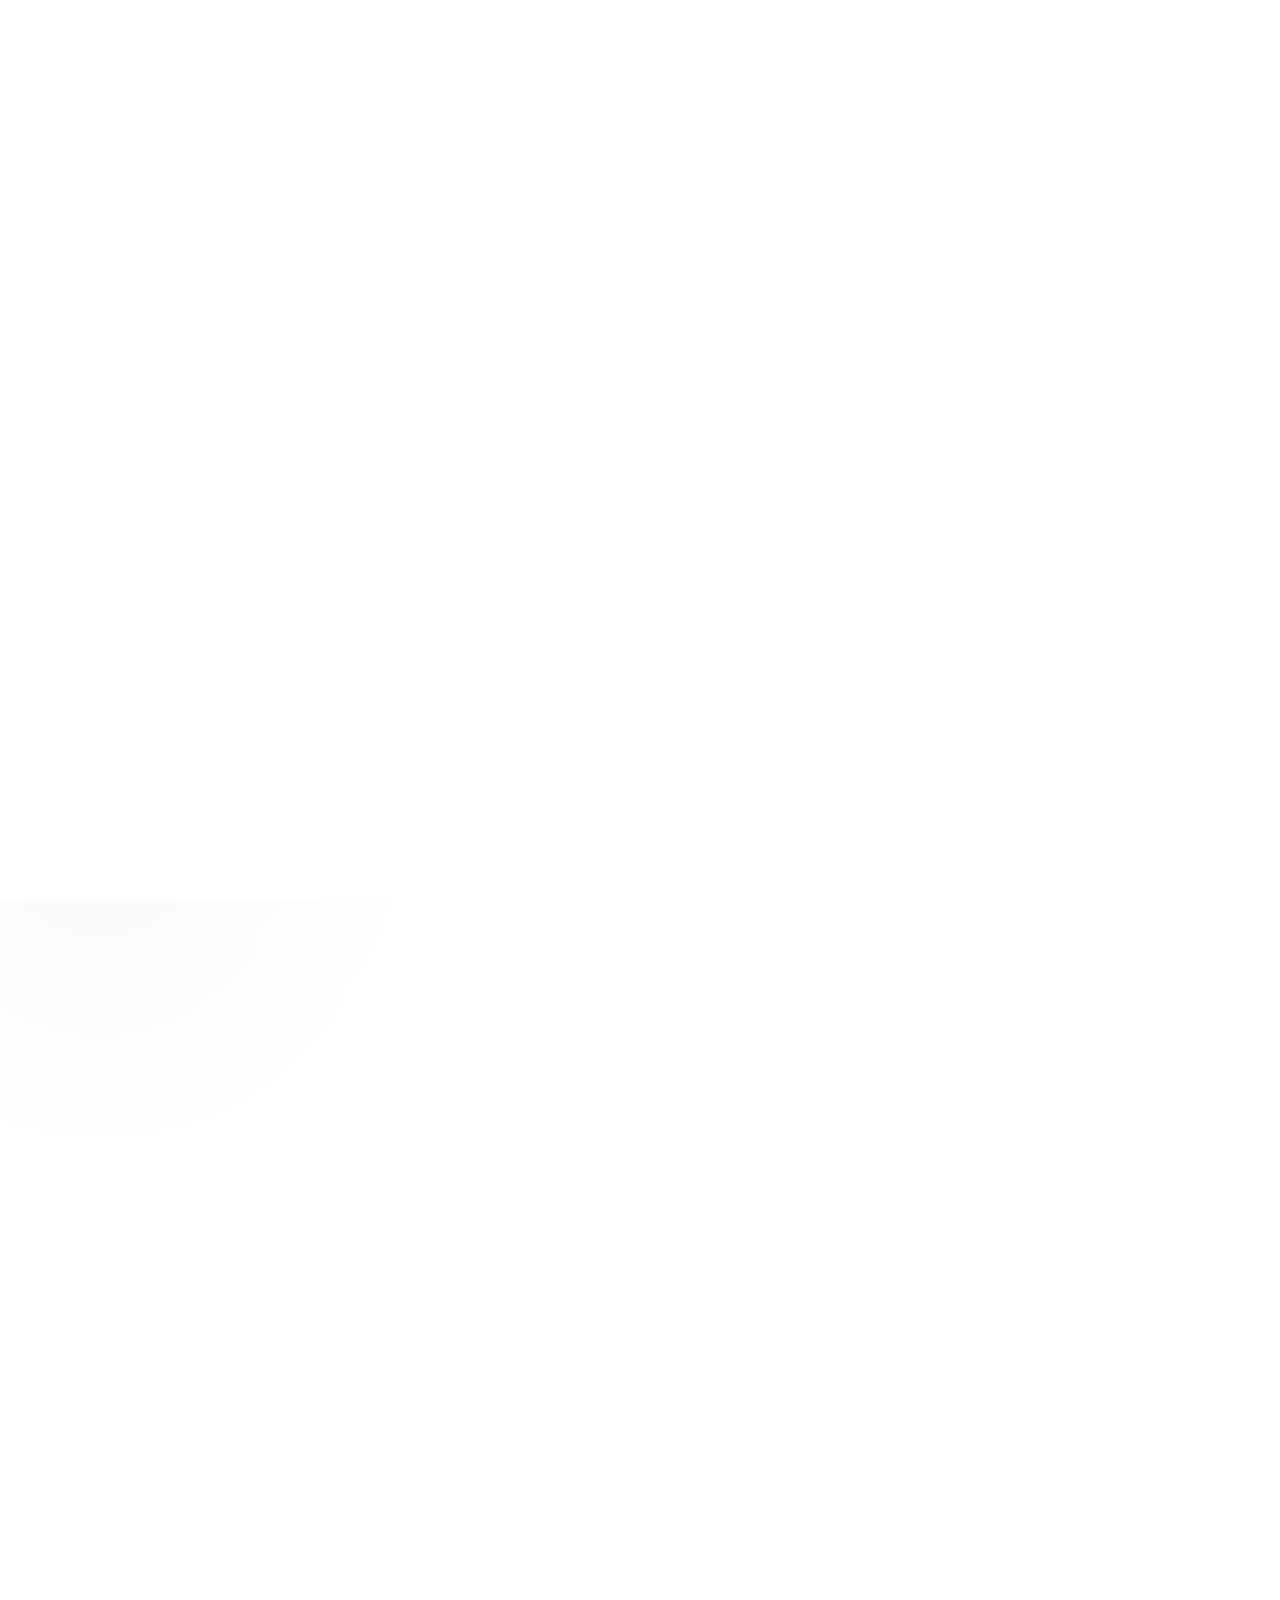
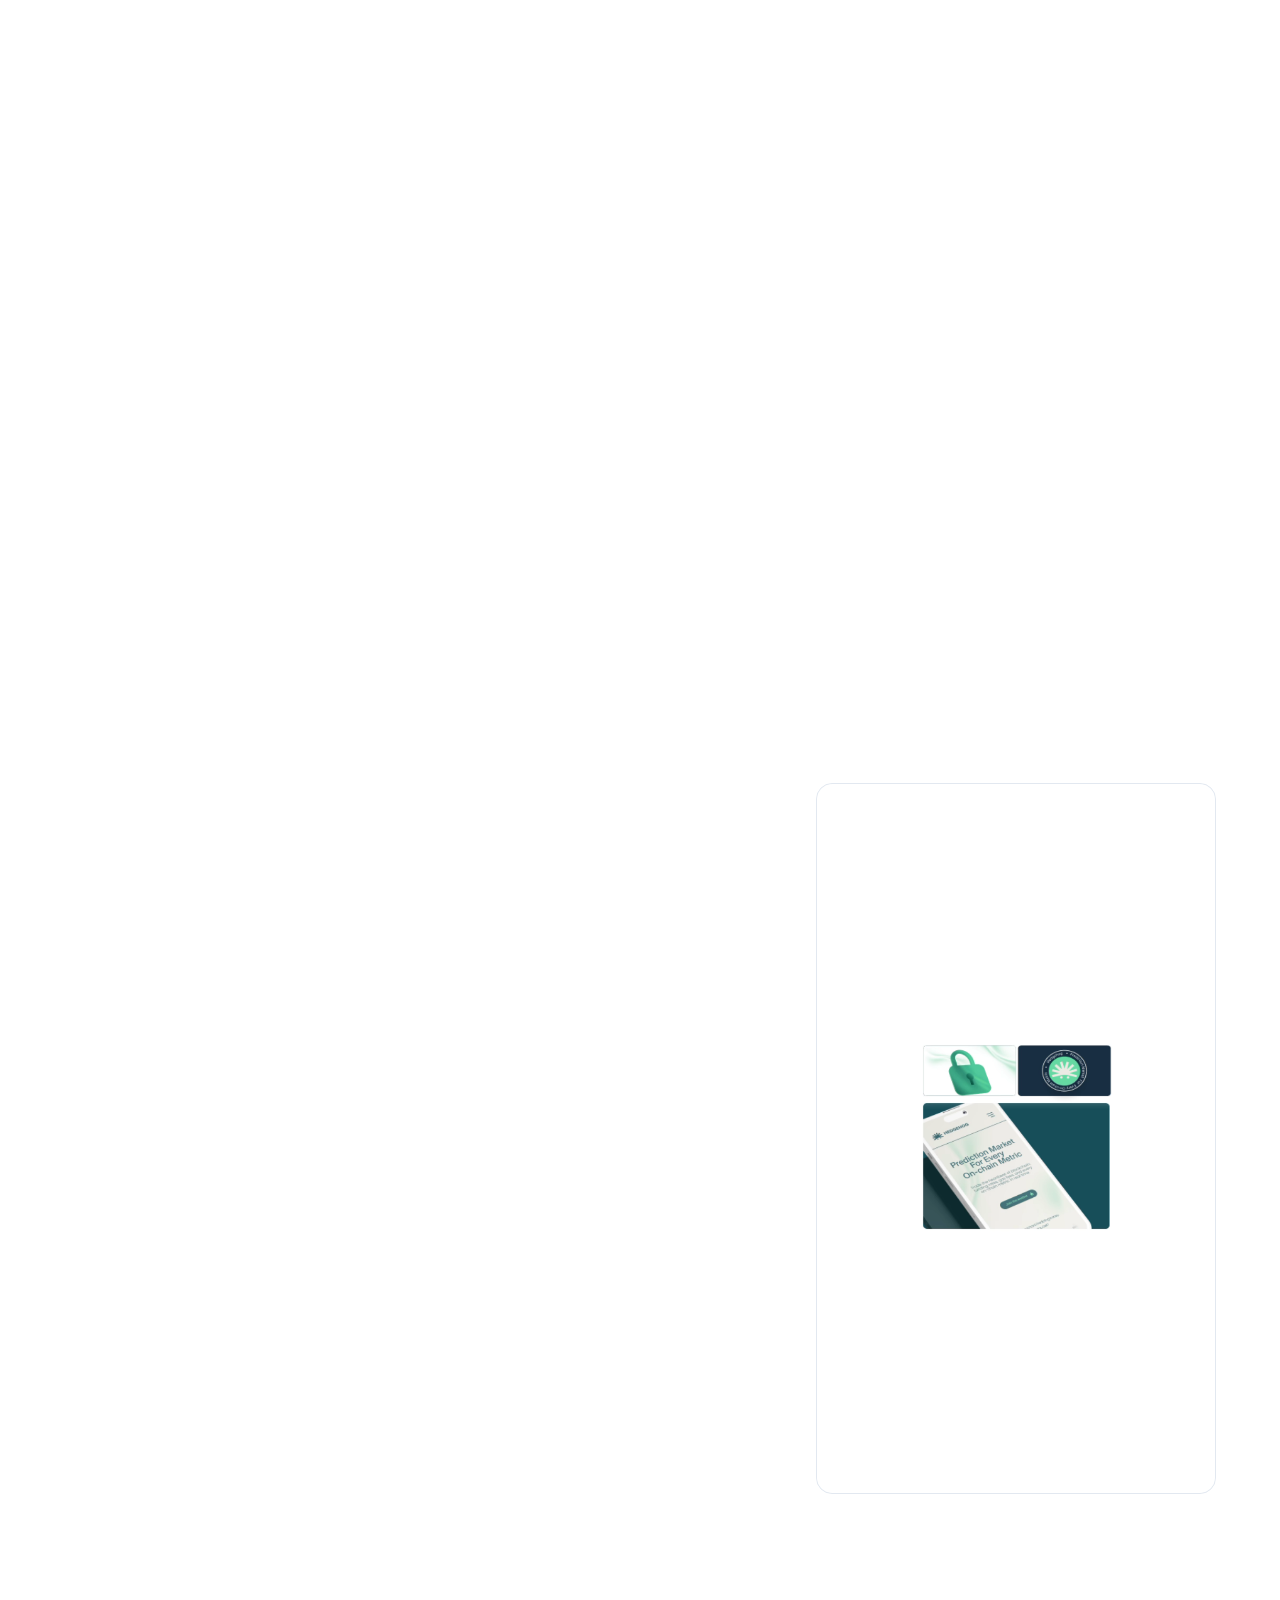
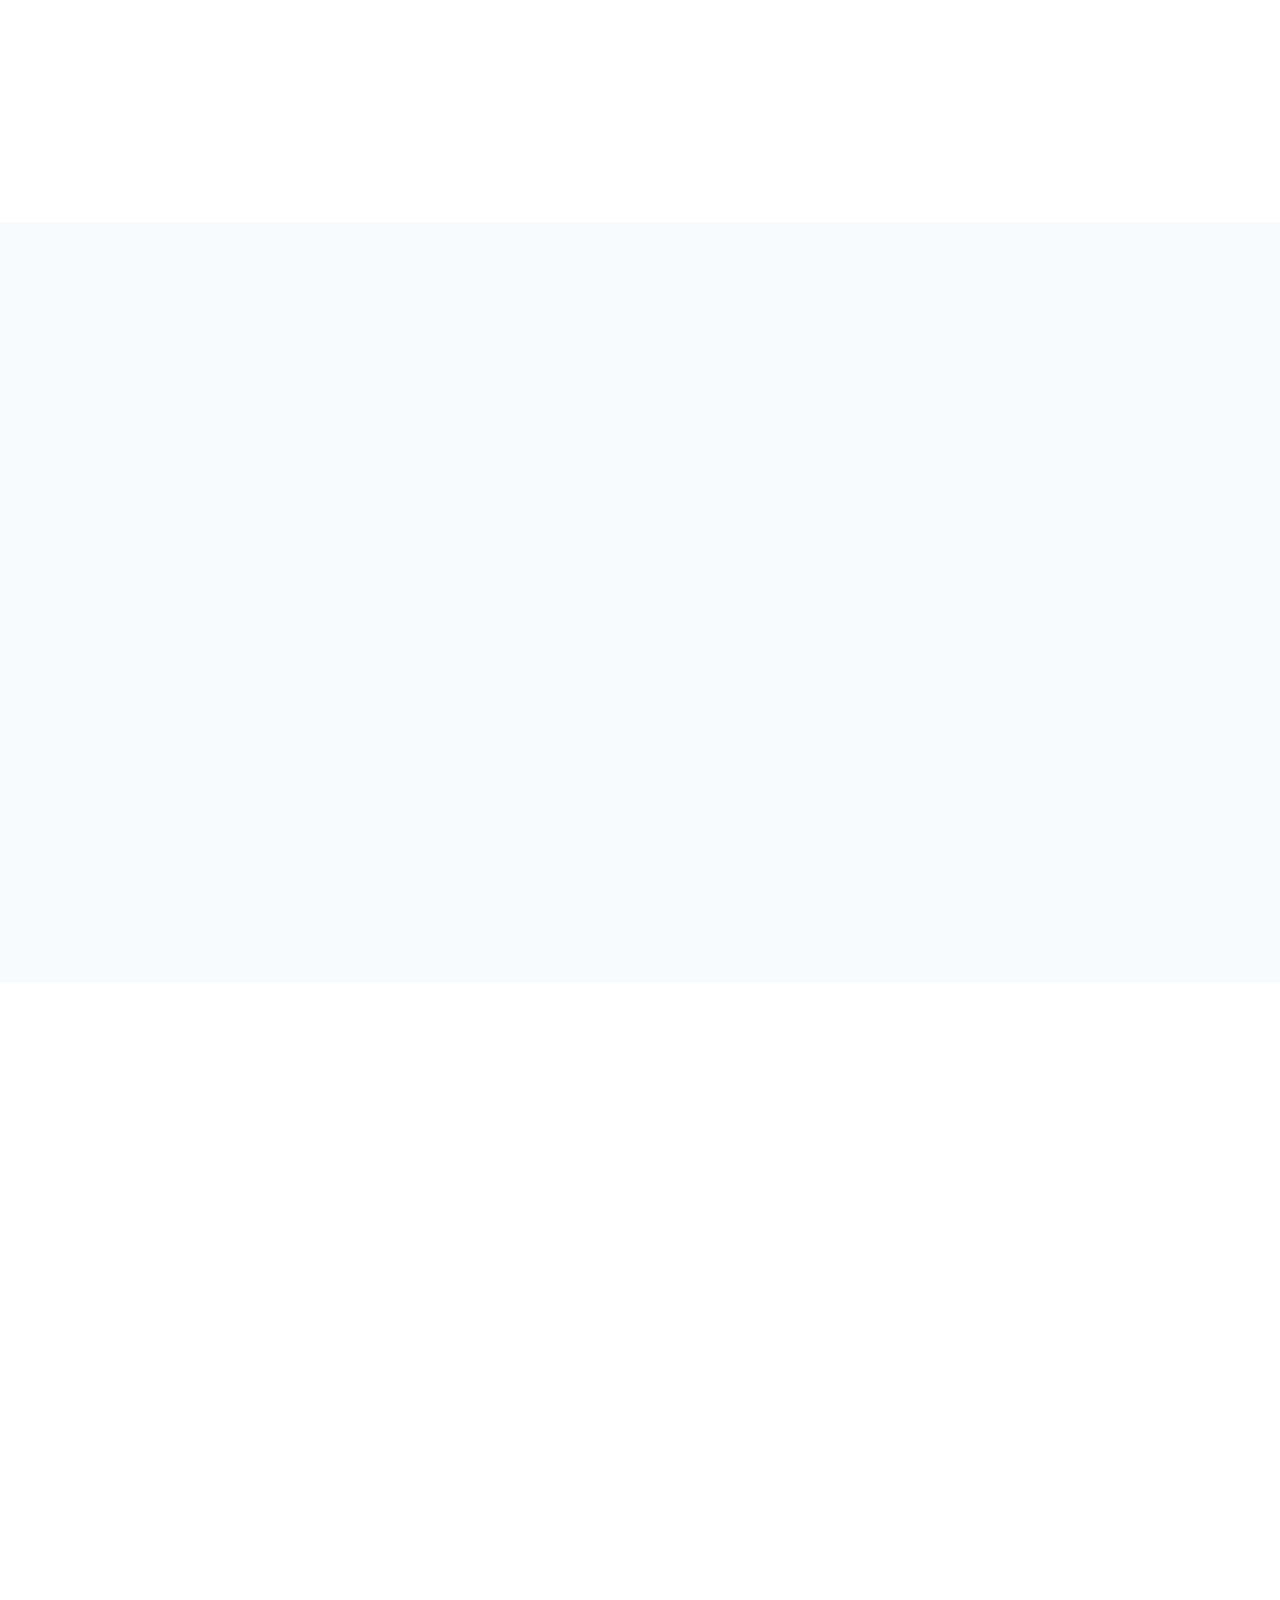
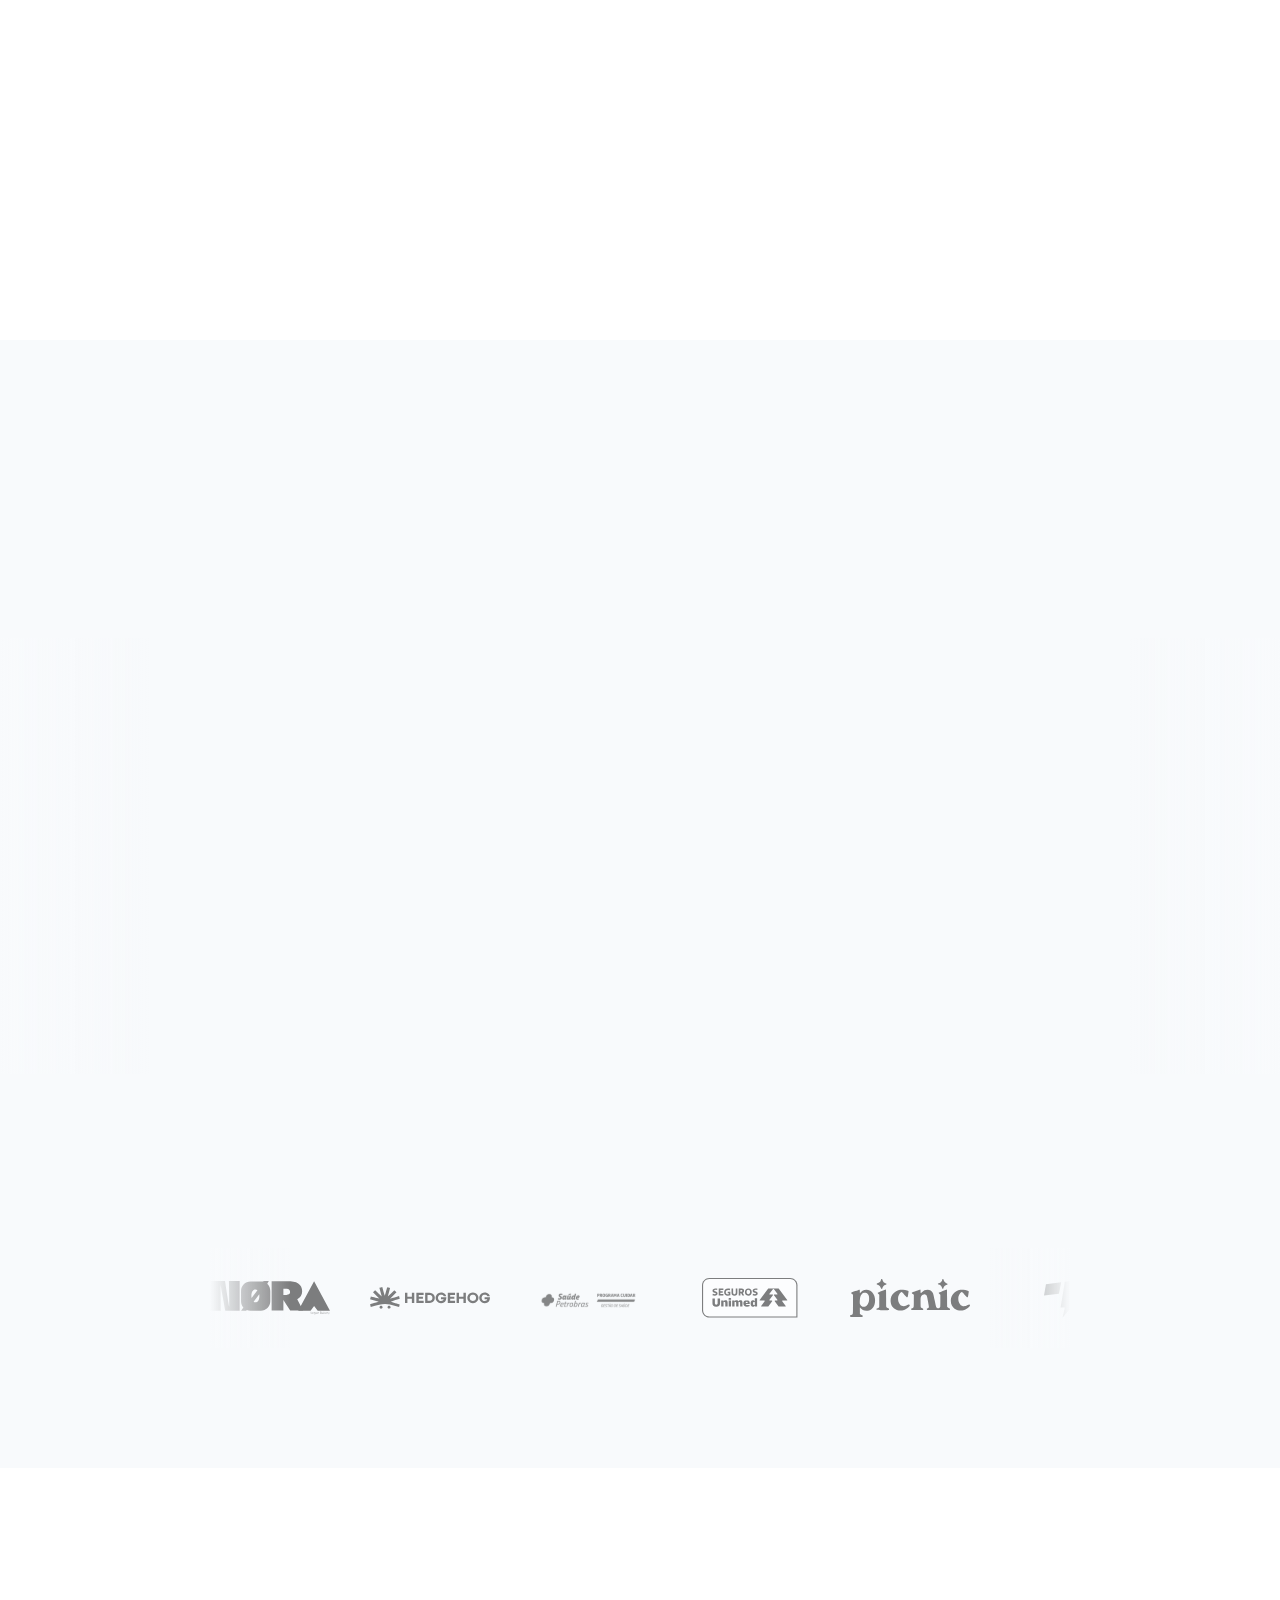
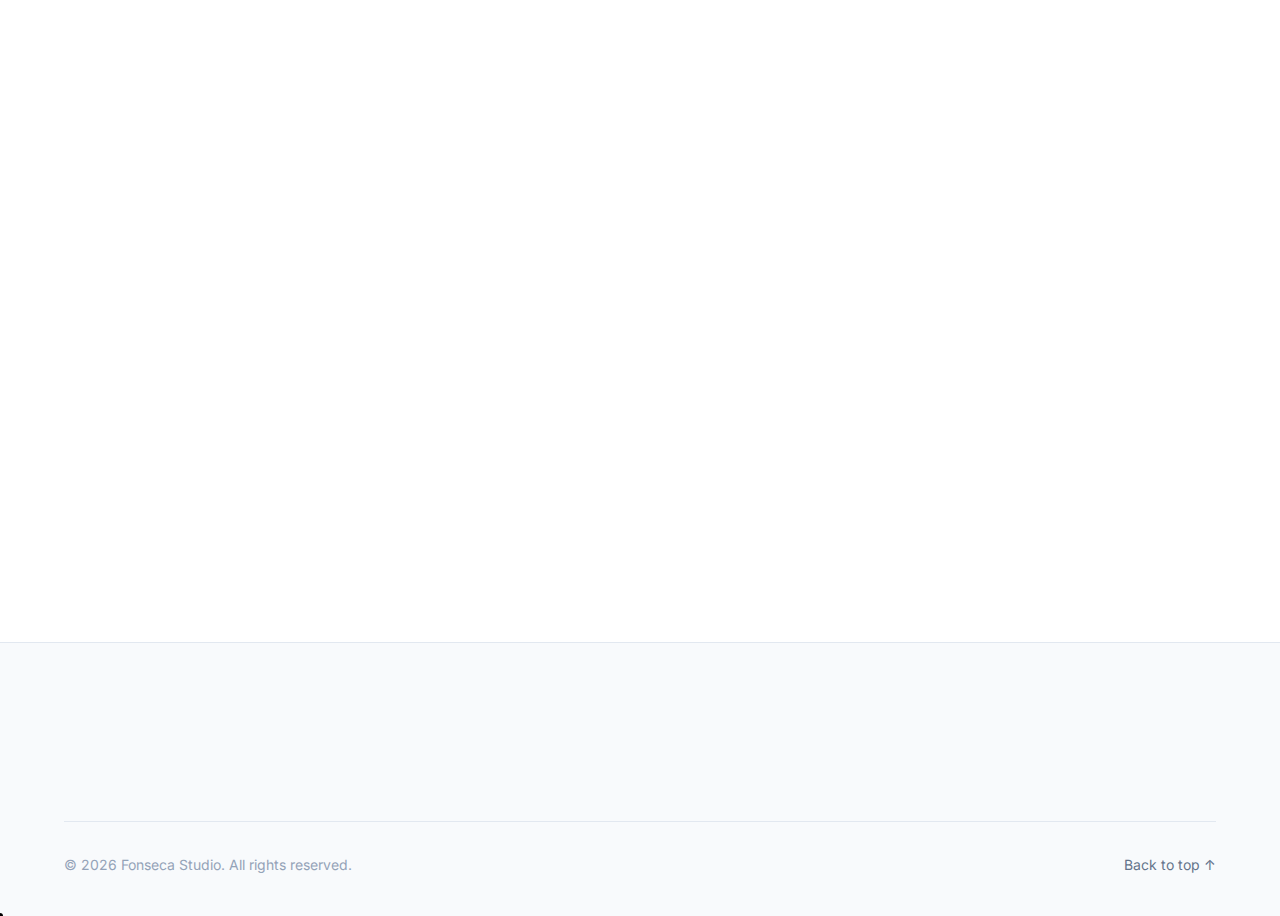
<file: index.html>
<!DOCTYPE html>
<html lang="en">
<head>
    <meta charset="UTF-8">
    <meta name="viewport" content="width=device-width, initial-scale=1.0">
    
    <!-- Primary Meta Tags -->
    <title>Fonseca Studio — Senior UX/UI & Product Designer | Rio de Janeiro</title>
    <meta name="title" content="Fonseca Studio — Senior UX/UI & Product Designer | Rio de Janeiro">
    <meta name="description" content="Award-winning UX/UI Designer specializing in Web3, Healthcare & Enterprise products. ETHSamba 2023 & BlockchainRio 2024 Winner. Helping startups and leading brands ship world-class digital experiences.">
    <meta name="keywords" content="UX Designer, UI Designer, Product Designer, Web3 Design, Healthcare UX, Enterprise Design, Figma, Design Systems, Rio de Janeiro, Brazil">
    <meta name="author" content="Matheus Fonseca">
    <meta name="robots" content="index, follow">
    
    <!-- Open Graph / Facebook -->
    <meta property="og:type" content="website">
    <meta property="og:url" content="https://fonseca.studio/">
    <meta property="og:title" content="Fonseca Studio — Senior UX/UI & Product Designer">
    <meta property="og:description" content="Award-winning designer helping startups and enterprise brands ship world-class digital experiences. Web3, Healthcare, Enterprise.">
    <meta property="og:image" content="https://fonseca.studio/og-image.png">
    <meta property="og:locale" content="en_US">
    <meta property="og:site_name" content="Fonseca Studio">
    
    <!-- Twitter -->
    <meta name="twitter:card" content="summary_large_image">
    <meta name="twitter:url" content="https://fonseca.studio/">
    <meta name="twitter:title" content="Fonseca Studio — Senior UX/UI & Product Designer">
    <meta name="twitter:description" content="Award-winning designer helping startups and enterprise brands ship world-class digital experiences.">
    <meta name="twitter:image" content="https://fonseca.studio/og-image.png">
    
    <!-- Favicon -->
    <link rel="icon" type="image/png" href="Logo-fonseca.png">
    <link rel="apple-touch-icon" href="Logo-fonseca.png">
    <link rel="canonical" href="https://fonseca.studio/">
    
    <!-- Fonts -->
    <link rel="preconnect" href="https://fonts.googleapis.com">
    <link rel="preconnect" href="https://fonts.gstatic.com" crossorigin>
    <link href="https://fonts.googleapis.com/css2?family=Inter:wght@300;400;500;600;700;800;900&family=Space+Grotesk:wght@400;500;600;700&display=swap" rel="stylesheet">
    
    <!-- Styles -->
    <link rel="stylesheet" href="styles.css">
    
    <!-- Structured Data -->
    <script type="application/ld+json">
    {
        "@context": "https://schema.org",
        "@type": "ProfessionalService",
        "name": "Fonseca Studio",
        "description": "Senior UX/UI & Product Designer specializing in Web3, Healthcare & Enterprise products",
        "url": "https://fonseca.studio",
        "logo": "https://fonseca.studio/Logo-fonseca.png",
        "founder": {
            "@type": "Person",
            "name": "Matheus Fonseca",
            "jobTitle": "Senior UX/UI Designer",
            "knowsAbout": ["UX Design", "UI Design", "Product Design", "Web3", "Design Systems"]
        },
        "address": {
            "@type": "PostalAddress",
            "addressLocality": "Rio de Janeiro",
            "addressCountry": "BR"
        },
        "areaServed": "Worldwide",
        "priceRange": "$$$$"
    }
    </script>
</head>
<body>
    <!-- Preloader - Dennis Snellenberg Style -->
    <div class="preloader" id="preloader">
        <div class="preloader-word-wrapper">
            <span class="preloader-word active">Hello</span>
            <span class="preloader-word">Bonjour</span>
            <span class="preloader-word">स्वागत हे</span>
            <span class="preloader-word">Ciao</span>
            <span class="preloader-word">Olá</span>
            <span class="preloader-word">おい</span>
            <span class="preloader-word">Hallå</span>
            <span class="preloader-word">Guten tag</span>
            <span class="preloader-word">Hallo</span>
        </div>
    </div>

    <!-- Navigation -->
    <nav class="navbar">
        <div class="nav-container">
            <div class="nav-left">
                <a href="#work" class="nav-link">Work,</a>
                <a href="#services" class="nav-link">Services,</a>
                <a href="#about" class="nav-link">About,</a>
                <a href="#testimonials" class="nav-link">Clients</a>
            </div>
            
            <div class="nav-logo">
                <a href="#home">
                    <img src="Logo black.svg" alt="Fonseca Studio" class="nav-logo-img logo-light">
                    <img src="logo white.svg" alt="Fonseca Studio" class="nav-logo-img logo-dark">
                </a>
            </div>
            
            <div class="nav-right">
                <button class="dark-mode-toggle" id="darkModeToggle" aria-label="Toggle dark mode">
                    <svg class="icon-sun" width="18" height="18" viewBox="0 0 20 20" fill="none">
                        <path d="M10 3V1M10 19V17M17 10H19M1 10H3M15.657 4.343L17.071 2.929M2.929 17.071L4.343 15.657M15.657 15.657L17.071 17.071M2.929 2.929L4.343 4.343M14 10C14 12.2091 12.2091 14 10 14C7.79086 14 6 12.2091 6 10C6 7.79086 7.79086 6 10 6C12.2091 6 14 7.79086 14 10Z" stroke="currentColor" stroke-width="1.5" stroke-linecap="round" stroke-linejoin="round"/>
                    </svg>
                    <svg class="icon-moon" width="18" height="18" viewBox="0 0 20 20" fill="none">
                        <path d="M17.293 13.293A8 8 0 016.707 2.707a8.001 8.001 0 1010.586 10.586z" stroke="currentColor" stroke-width="1.5" stroke-linecap="round" stroke-linejoin="round"/>
                    </svg>
                </button>
                <a href="#contact" class="nav-cta">Let's Talk</a>
                <button class="mobile-menu-toggle" aria-label="Toggle menu">
                    <span></span>
                    <span></span>
                </button>
            </div>
        </div>
        
        <!-- Mobile Menu -->
        <div class="mobile-menu">
            <div class="mobile-menu-links">
                <a href="#work" class="mobile-link">Work</a>
                <a href="#services" class="mobile-link">Services</a>
                <a href="#about" class="mobile-link">About</a>
                <a href="#testimonials" class="mobile-link">Clients</a>
                <a href="#contact" class="mobile-link mobile-cta">Let's Talk</a>
            </div>
        </div>
    </nav>

    <!-- Hero Section -->
    <section id="home" class="hero">
        <!-- Interactive Grid Background -->
        <canvas class="hero-grid-canvas" id="heroGrid"></canvas>
        <div class="hero-blur-top"></div>
        
        <div class="hero-content">
            <h1 class="hero-title">
                <span class="title-line"><span class="word">I design</span></span>
                <span class="title-line"><span class="word">products people</span></span>
                <span class="title-line"><span class="word">can't stop</span> <span class="word italic">using</span></span>
            </h1>
            
            <p class="hero-sub">Turning complex ideas into intuitive experiences. Every pixel, every interaction — designed to make your users stay.</p>
            
            <div class="hero-bottom">
                <div class="hero-meta">
                    <span>Based in Rio de Janeiro</span>
                    <span class="meta-sep">·</span>
                    <span>Working worldwide</span>
                    <span class="meta-sep">·</span>
                    <span class="hero-status"><span class="status-dot"></span>Open for projects</span>
                </div>
                
                <a href="#work" class="hero-cta magnetic">
                    <span class="cta-bg"></span>
                    <span class="cta-text">See the work</span>
                    <span class="cta-icon">
                        <svg width="18" height="18" viewBox="0 0 18 18" fill="none">
                            <path d="M5 13L13 5M13 5H6M13 5V12" stroke="currentColor" stroke-width="2" stroke-linecap="round" stroke-linejoin="round"/>
                        </svg>
                    </span>
                </a>
            </div>
        </div>
    </section>

    <!-- Selected Work Section -->
    <section id="work" class="work-section">
        <div class="container">
            <div class="work-header">
                <span class="work-label">(Latest drops)</span>
                <a href="projects.html" class="work-see-all">
                    See all projects
                    <svg width="14" height="14" viewBox="0 0 14 14" fill="none">
                        <path d="M1 13L13 1M13 1H1M13 1V13" stroke="currentColor" stroke-width="1.5" stroke-linecap="round" stroke-linejoin="round"/>
                    </svg>
                </a>
            </div>

            <div class="projects-grid projects-grid-3">
                <!-- Project 1 - Transparent.space Product -->
                <a href="project-transparent-space.html" class="project-card">
                    <div class="project-image">
                        <img src="Cover transparent product main page.png" alt="Transparent.space Product" class="project-img">
                        <div class="project-overlay">
                            <span class="project-view">View Project</span>
                        </div>
                    </div>
                    <div class="project-info">
                        <span class="project-name">Transparent.space</span>
                        <div class="project-tags">
                            <span class="project-tag">Product Design</span>
                            <span class="project-tag">UX Design</span>
                        </div>
                    </div>
                </a>

                <!-- Project 2 - Transparent.space Brand -->
                <a href="project-transparent-space-brand.html" class="project-card">
                    <div class="project-image">
                        <img src="Cover transparent main page.png" alt="Transparent.space Brand" class="project-img">
                        <div class="project-overlay">
                            <span class="project-view">View Project</span>
                        </div>
                    </div>
                    <div class="project-info">
                        <span class="project-name">Transparent.space</span>
                        <div class="project-tags">
                            <span class="project-tag">Branding</span>
                            <span class="project-tag">UI Design</span>
                        </div>
                    </div>
                </a>

                <!-- Project 3 - Hedgehog -->
                <a href="project-hedgehog.html" class="project-card">
                    <div class="project-image">
                        <img src="Hedgehog /Hedgehog/Cover Hedgehog main page.png" alt="Hedgehog" class="project-img">
                        <div class="project-overlay">
                            <span class="project-view">View Project</span>
                        </div>
                    </div>
                    <div class="project-info">
                        <span class="project-name">Hedgehog</span>
                        <div class="project-tags">
                            <span class="project-tag">Web3</span>
                            <span class="project-tag">Website Design</span>
                        </div>
                    </div>
                </a>

                <!-- Project 4 - Picnic -->
                <a href="project-picnic.html" class="project-card">
                    <div class="project-image">
                        <img src="Cover Picnic main page.png" alt="Picnic" class="project-img">
                        <div class="project-overlay">
                            <span class="project-view">View Project</span>
                        </div>
                    </div>
                    <div class="project-info">
                        <span class="project-name">Picnic</span>
                        <div class="project-tags">
                            <span class="project-tag">Branding</span>
                            <span class="project-tag">Key Visual</span>
                        </div>
                    </div>
                </a>
            </div>
        </div>
    </section>

    <!-- Services Section -->
    <section id="services" class="services-section">
        <div class="container">
            <div class="services-layout">
                <div class="services-content">
                    <span class="section-label">(Services)</span>

                    <div class="services-list">
                        <div class="service-item">
                            <div class="service-number">01</div>
                            <div class="service-content">
                                <h3>Brand Strategy</h3>
                                <p>I identify the position your brand can own and the language to express it with clarity. Research, competitive mapping, audience insights, naming, messaging, and architecture come together as a practical plan that guides design and go to market.</p>
                            </div>
                        </div>

                        <div class="service-item">
                            <div class="service-number">02</div>
                            <div class="service-content">
                                <h3>Visual Identity</h3>
                                <p>I craft identities that read fast and feel distinctive across every touchpoint. Custom wordmarks and symbols are paired with a precise system of type, color, imagery, motion, and iconography so recognition and recall grow with each impression.</p>
                            </div>
                        </div>

                        <div class="service-item">
                            <div class="service-number">03</div>
                            <div class="service-content">
                                <h3>UX/UI Design</h3>
                                <p>I create intuitive digital experiences that users love and businesses grow. From research and wireframes to polished interfaces, I design products that solve real problems while delivering seamless, beautiful interactions across all devices.</p>
                            </div>
                        </div>

                        <div class="service-item">
                            <div class="service-number">04</div>
                            <div class="service-content">
                                <h3>Systems & Guidelines</h3>
                                <p>I build living frameworks that keep your brand and product sharp anywhere they appear. Components, templates, and usage rules make teams faster, improve consistency, and scale from product UI to print without losing quality or intent.</p>
                            </div>
                        </div>
                    </div>
                </div>

                <div class="services-video">
                    <div class="video-placeholder">
                        <video src="Video main page.webm" autoplay muted loop playsinline></video>
                    </div>
                </div>
            </div>
        </div>
    </section>

    <!-- Process Section -->
    <section class="process-section">
        <div class="container">
            <div class="section-intro">
                <span class="section-label">(Process)</span>
                <h2 class="section-title">How I work</h2>
                <p class="section-description">A proven approach that ensures we deliver the right solution, on time and on budget.</p>
            </div>

            <div class="process-steps">
                <div class="process-step animate-on-scroll">
                    <div class="step-icon-wrapper">
                        <div class="step-icon">
                            <svg width="26" height="26" viewBox="0 0 24 24" fill="none" stroke="currentColor" stroke-width="1.5">
                                <circle cx="11" cy="11" r="8"/>
                                <path d="m21 21-4.35-4.35"/>
                                <path d="M11 8v6M8 11h6"/>
                            </svg>
                        </div>
                        <span class="step-badge">01</span>
                    </div>
                    <div class="step-content">
                        <h3>Discover</h3>
                        <p>Research users & business goals to understand the challenge.</p>
                    </div>
                    <div class="step-line"></div>
                </div>

                <div class="process-step animate-on-scroll">
                    <div class="step-icon-wrapper">
                        <div class="step-icon">
                            <svg width="26" height="26" viewBox="0 0 24 24" fill="none" stroke="currentColor" stroke-width="1.5">
                                <path d="M12 3v3m0 12v3M3 12h3m12 0h3"/>
                                <circle cx="12" cy="12" r="4"/>
                                <path d="m4.93 4.93 2.12 2.12m9.9 9.9 2.12 2.12M4.93 19.07l2.12-2.12m9.9-9.9 2.12-2.12"/>
                            </svg>
                        </div>
                        <span class="step-badge">02</span>
                    </div>
                    <div class="step-content">
                        <h3>Define</h3>
                        <p>Synthesize insights and define a clear design strategy.</p>
                    </div>
                    <div class="step-line"></div>
                </div>

                <div class="process-step animate-on-scroll">
                    <div class="step-icon-wrapper">
                        <div class="step-icon">
                            <svg width="26" height="26" viewBox="0 0 24 24" fill="none" stroke="currentColor" stroke-width="1.5">
                                <path d="M12 19l7-7 3 3-7 7-3-3z"/>
                                <path d="M18 13l-1.5-7.5L2 2l3.5 14.5L13 18l5-5z"/>
                                <path d="M2 2l7.586 7.586"/>
                                <circle cx="11" cy="11" r="2"/>
                            </svg>
                        </div>
                        <span class="step-badge">03</span>
                    </div>
                    <div class="step-content">
                        <h3>Design</h3>
                        <p>Create wireframes, prototypes, and polished UI designs.</p>
                    </div>
                    <div class="step-line"></div>
                </div>

                <div class="process-step animate-on-scroll">
                    <div class="step-icon-wrapper">
                        <div class="step-icon">
                            <svg width="26" height="26" viewBox="0 0 24 24" fill="none" stroke="currentColor" stroke-width="1.5">
                                <path d="M3 3v18h18"/>
                                <path d="M7 12l4-4 4 4 5-5"/>
                                <circle cx="7" cy="12" r="1.5"/>
                                <circle cx="11" cy="8" r="1.5"/>
                                <circle cx="15" cy="12" r="1.5"/>
                                <circle cx="20" cy="7" r="1.5"/>
                            </svg>
                        </div>
                        <span class="step-badge">04</span>
                    </div>
                    <div class="step-content">
                        <h3>Analyze</h3>
                        <p>Test with real users and iterate based on data insights.</p>
                    </div>
                    <div class="step-line"></div>
                </div>

                <div class="process-step animate-on-scroll">
                    <div class="step-icon-wrapper">
                        <div class="step-icon">
                            <svg width="26" height="26" viewBox="0 0 24 24" fill="none" stroke="currentColor" stroke-width="1.5">
                                <path d="M5 12l5 5L20 7"/>
                                <path d="M12 22c5.523 0 10-4.477 10-10S17.523 2 12 2 2 6.477 2 12s4.477 10 10 10z"/>
                            </svg>
                        </div>
                        <span class="step-badge">05</span>
                    </div>
                    <div class="step-content">
                        <h3>Deliver</h3>
                        <p>Hand off designs with specs and support development.</p>
                    </div>
                </div>
            </div>
        </div>
    </section>

    <!-- About Section -->
    <section id="about" class="about-section">
        <div class="container">
            <div class="about-grid">
                <div class="about-image">
                    <img src="Profile img att.png" alt="Matheus Fonseca - UX/UI Designer" class="about-photo">
                </div>
                <div class="about-content">
                    <span class="section-label">About Me</span>
                    <h2 class="section-title">I don't just design interfaces. I solve <span class="highlight-strike">problems.</span></h2>
                    <p class="about-text">I'm Matheus Fonseca aka ''Fonseca'', a UX/UI & Product Designer based in Rio de Janeiro, Brazil. I specialize in translating complex challenges into clear, intuitive experiences that drive real results. From Web3 platforms to healthcare systems, I design products that people actually want to use.</p>
                    <p class="about-text">My approach is simple: understand deeply, design intentionally, and deliver with precision. I've led design for enterprise clients like Petrobras Saúde and Unimed Seguros, and won 1st place at ETHSamba 2023 and BlockchainRio 2024. Whether it's a bold brand identity or a full product redesign, I bring strategy, craft, and obsessive attention to detail to every project.</p>
                    
                    <div class="about-skills">
                        <h4>Tools & Skills</h4>
                        <div class="skills-tags">
                            <span>Figma</span>
                            <span>Photoshop</span>
                            <span>Illustrator</span>
                            <span>Prototyping</span>
                            <span>User Research</span>
                            <span>Design Systems</span>
                            <span>Website Design</span>
                            <span>Strategy Design</span>
                            <span>Web3 / DeFi</span>
                        </div>
                    </div>

                    <div class="about-cta">
                        <a href="#contact" class="btn-primary">Work With Me</a>
                    </div>
                </div>
            </div>
        </div>
    </section>

    <!-- Testimonials Section -->
    <section class="testimonials-section">
        <div class="container">
            <div class="section-intro">
                <span class="section-label">Testimonials</span>
                <h2 class="section-title">What clients say</h2>
            </div>
        </div>

        <div class="testimonials-carousel">
            <div class="testimonials-track">
                <!-- Original Cards -->
                <div class="testimonial-card">
                    <div class="testimonial-content">
                        <p>"Fonseca has been an exceptional designer to work with. He combines strong visual intuition with a clear understanding of product goals, which consistently results in designs that are not only visually striking but also practical and user-focused. What stands out most is his ability to translate abstract ideas and rough direction into clean, well-thought-out design systems. He works fast without sacrificing quality, communicates clearly, and iterates thoughtfully based on feedback."</p>
                    </div>
                    <div class="testimonial-author">
                        <img src="Testimunials Photo/Esko.png" alt="Esko K." class="author-avatar-img">
                        <div class="author-info">
                            <span class="author-name">Esko K.</span>
                            <span class="author-role">CEO, Hedgehog</span>
                        </div>
                    </div>
                </div>

                <div class="testimonial-card">
                    <div class="testimonial-content">
                        <p>"Fonseca is my go-to designer for everything. I explain it once, and he comes back with something insanely premium. Zero back-and-forth, always top-tier."</p>
                    </div>
                    <div class="testimonial-author">
                        <img src="Testimunials Photo/Pedro.png" alt="Pedro A." class="author-avatar-img">
                        <div class="author-info">
                            <span class="author-name">Pedro A.</span>
                            <span class="author-role">Founder, Transparent Space</span>
                        </div>
                    </div>
                </div>

                <div class="testimonial-card">
                    <div class="testimonial-content">
                        <p>"Fonseca is a hardworking guy and I decided to hire him for AI Agent Arena because of his outstanding skills on UX/UI and also his strong communication skills which led to the success of v1 for AI Agent Arena."</p>
                    </div>
                    <div class="testimonial-author">
                        <img src="Testimunials Photo/Bruno.jpeg" alt="Bruno Eleodoro" class="author-avatar-img">
                        <div class="author-info">
                            <span class="author-name">Bruno Eleodoro</span>
                            <span class="author-role">Founder, Agent Arena</span>
                        </div>
                    </div>
                </div>

                <div class="testimonial-card">
                    <div class="testimonial-content">
                        <p>"Working with Fonseca was a great experience. He took our brand positioning and translated it into a cohesive visual identity system—defining clear standards and templates that made it so much easier to create social media content and apply our brand consistently across different touchpoints. His ability to understand not just what we needed, but why we needed it, made all the difference. Highly recommended."</p>
                    </div>
                    <div class="testimonial-author">
                        <img src="Testimunials Photo/Rafael.png" alt="Rafael Queiroz" class="author-avatar-img">
                        <div class="author-info">
                            <span class="author-name">Rafael Queiroz</span>
                            <span class="author-role">Head of Design, Picnic</span>
                        </div>
                    </div>
                </div>

                <!-- Duplicate Cards for Infinite Loop -->
                <div class="testimonial-card">
                    <div class="testimonial-content">
                        <p>"Fonseca has been an exceptional designer to work with. He combines strong visual intuition with a clear understanding of product goals, which consistently results in designs that are not only visually striking but also practical and user-focused. What stands out most is his ability to translate abstract ideas and rough direction into clean, well-thought-out design systems. He works fast without sacrificing quality, communicates clearly, and iterates thoughtfully based on feedback."</p>
                    </div>
                    <div class="testimonial-author">
                        <img src="Testimunials Photo/Esko.png" alt="Esko K." class="author-avatar-img">
                        <div class="author-info">
                            <span class="author-name">Esko K.</span>
                            <span class="author-role">CEO, Hedgehog</span>
                        </div>
                    </div>
                </div>

                <div class="testimonial-card">
                    <div class="testimonial-content">
                        <p>"Fonseca is my go-to designer for everything. I explain it once, and he comes back with something insanely premium. Zero back-and-forth, always top-tier."</p>
                    </div>
                    <div class="testimonial-author">
                        <img src="Testimunials Photo/Pedro.png" alt="Pedro A." class="author-avatar-img">
                        <div class="author-info">
                            <span class="author-name">Pedro A.</span>
                            <span class="author-role">Founder, Transparent Space</span>
                        </div>
                    </div>
                </div>

                <div class="testimonial-card">
                    <div class="testimonial-content">
                        <p>"Fonseca is a hardworking guy and I decided to hire him for AI Agent Arena because of his outstanding skills on UX/UI and also his strong communication skills which led to the success of v1 for AI Agent Arena."</p>
                    </div>
                    <div class="testimonial-author">
                        <img src="Testimunials Photo/Bruno.jpeg" alt="Bruno Eleodoro" class="author-avatar-img">
                        <div class="author-info">
                            <span class="author-name">Bruno Eleodoro</span>
                            <span class="author-role">Founder, Agent Arena</span>
                        </div>
                    </div>
                </div>

                <div class="testimonial-card">
                    <div class="testimonial-content">
                        <p>"Working with Fonseca was a great experience. He took our brand positioning and translated it into a cohesive visual identity system—defining clear standards and templates that made it so much easier to create social media content and apply our brand consistently across different touchpoints. His ability to understand not just what we needed, but why we needed it, made all the difference. Highly recommended."</p>
                    </div>
                    <div class="testimonial-author">
                        <img src="Testimunials Photo/Rafael.png" alt="Rafael Queiroz" class="author-avatar-img">
                        <div class="author-info">
                            <span class="author-name">Rafael Queiroz</span>
                            <span class="author-role">Head of Design, Picnic</span>
                        </div>
                    </div>
                </div>
            </div>
        </div>

        <div class="container">

            <div class="brands-section">
                <p class="brands-label">Trusted by teams at</p>
            </div>
        </div>
        
        <div class="brands-carousel">
            <div class="brands-track">
                <!-- Original Logos -->
                <div class="brand-logo-wrapper">
                    <img src="logos to carosel/Frame 18.svg" alt="Client Logo" class="brand-logo-img">
                </div>
                <div class="brand-logo-wrapper">
                    <img src="logos to carosel/Frame 2147228587.svg" alt="Client Logo" class="brand-logo-img">
                </div>
                <div class="brand-logo-wrapper">
                    <img src="logos to carosel/Logo-Gestão-de-Saúde.svg" alt="Gestão de Saúde" class="brand-logo-img">
                </div>
                <div class="brand-logo-wrapper">
                    <img src="logos to carosel/logo.svg" alt="Client Logo" class="brand-logo-img">
                </div>
                <div class="brand-logo-wrapper">
                    <img src="logos to carosel/Vector-1.svg" alt="Client Logo" class="brand-logo-img">
                </div>
                <div class="brand-logo-wrapper">
                    <img src="logos to carosel/Vector.svg" alt="Client Logo" class="brand-logo-img">
                </div>
                <div class="brand-logo-wrapper">
                    <img src="logos to carosel/Transparent.space.png" alt="Transparent Space" class="brand-logo-img">
                </div>
                <!-- Duplicate for Infinite Loop -->
                <div class="brand-logo-wrapper">
                    <img src="logos to carosel/Frame 18.svg" alt="Client Logo" class="brand-logo-img">
                </div>
                <div class="brand-logo-wrapper">
                    <img src="logos to carosel/Frame 2147228587.svg" alt="Client Logo" class="brand-logo-img">
                </div>
                <div class="brand-logo-wrapper">
                    <img src="logos to carosel/Logo-Gestão-de-Saúde.svg" alt="Gestão de Saúde" class="brand-logo-img">
                </div>
                <div class="brand-logo-wrapper">
                    <img src="logos to carosel/logo.svg" alt="Client Logo" class="brand-logo-img">
                </div>
                <div class="brand-logo-wrapper">
                    <img src="logos to carosel/Vector-1.svg" alt="Client Logo" class="brand-logo-img">
                </div>
                <div class="brand-logo-wrapper">
                    <img src="logos to carosel/Vector.svg" alt="Client Logo" class="brand-logo-img">
                </div>
                <div class="brand-logo-wrapper">
                    <img src="logos to carosel/Transparent.space.png" alt="Transparent Space" class="brand-logo-img">
                </div>
            </div>
        </div>

        <div class="container">
            <div class="brands-section-end">
        </div>
    </section>

    <!-- Contact Section -->
    <section id="contact" class="contact-section">
        <div class="container">
            <div class="contact-grid">
                <div class="contact-info">
                    <span class="section-label">Get in Touch</span>
                    <h2 class="section-title">Let's create something great together</h2>
                    <p class="contact-description">Have a project in mind? I'd love to hear about it. Let's discuss how I can help bring your vision to life.</p>
                    
                    <div class="contact-details">
                        <a href="mailto:fonsecaa.design@gmail.com" class="contact-link">
                            <svg width="24" height="24" viewBox="0 0 24 24" fill="none">
                                <path d="M4 4H20C21.1 4 22 4.9 22 6V18C22 19.1 21.1 20 20 20H4C2.9 20 2 19.1 2 18V6C2 4.9 2.9 4 4 4Z" stroke="currentColor" stroke-width="1.5" stroke-linecap="round" stroke-linejoin="round"/>
                                <path d="M22 6L12 13L2 6" stroke="currentColor" stroke-width="1.5" stroke-linecap="round" stroke-linejoin="round"/>
                            </svg>
                            <span>fonsecaa.design@gmail.com</span>
                        </a>
                        <a href="#" class="contact-link">
                            <svg width="24" height="24" viewBox="0 0 24 24" fill="none">
                                <path d="M21 10C21 17 12 23 12 23C12 23 3 17 3 10C3 5.02944 7.02944 1 12 1C16.9706 1 21 5.02944 21 10Z" stroke="currentColor" stroke-width="1.5"/>
                                <circle cx="12" cy="10" r="3" stroke="currentColor" stroke-width="1.5"/>
                            </svg>
                            <span>Remote / Worldwide</span>
                        </a>
                    </div>

                    <div class="contact-social">
                        <p>Find me on</p>
                        <div class="social-links">
                            <a href="https://www.linkedin.com/in/maths-fonseca/" target="_blank" aria-label="LinkedIn">LinkedIn</a>
                            <a href="https://www.behance.net/maths-fonseca" target="_blank" aria-label="Behance">Behance</a>
                            <a href="https://x.com/0xFonseca" target="_blank" aria-label="Twitter">Twitter</a>
                        </div>
                    </div>

                    <div class="availability-badge">
                        <span class="pulse"></span>
                        <span>Available for new projects</span>
                    </div>
                </div>

                <div class="contact-form-wrapper">
                    <form class="contact-form" action="https://formspree.io/f/xbdlnkoa" method="POST">
                        <div class="form-row">
                            <div class="form-group">
                                <input type="text" id="name" name="name" placeholder="Your name" required>
                                <label for="name">Your Name</label>
                            </div>
                            <div class="form-group">
                                <input type="email" id="email" name="email" placeholder="your@email.com" required>
                                <label for="email">Email Address</label>
                            </div>
                        </div>
                        <div class="form-row">
                            <div class="form-group">
                                <select id="project-type" name="project-type" required>
                                    <option value="" disabled selected></option>
                                    <option value="branding">Branding</option>
                                    <option value="ux-research">UX Research</option>
                                    <option value="ui-design">UI Design</option>
                                    <option value="prototyping">Prototyping</option>
                                    <option value="design-system">Design System</option>
                                    <option value="full-project">Full Project</option>
                                    <option value="other">Other</option>
                                </select>
                                <label for="project-type">Project Type</label>
                            </div>
                            <div class="form-group">
                                <select id="budget" name="budget" required>
                                    <option value="" disabled selected></option>
                                    <option value="0-5k">$0 - $5,000</option>
                                    <option value="5k-10k">$5,000 - $10,000</option>
                                    <option value="10k-25k">$10,000 - $25,000</option>
                                    <option value="25k-50k">$25,000 - $50,000</option>
                                    <option value="50k+">$50,000+</option>
                                </select>
                                <label for="budget">Budget Range</label>
                            </div>
                        </div>
                        <div class="form-group has-textarea">
                            <textarea id="message" name="message" rows="5" placeholder="Tell me about your project..." required></textarea>
                            <label for="message">Project Details</label>
                        </div>
                        <button type="submit" class="btn-submit">
                            <span>Send Message</span>
                            <svg width="20" height="20" viewBox="0 0 20 20" fill="none">
                                <path d="M18 2L9 11" stroke="currentColor" stroke-width="1.5" stroke-linecap="round" stroke-linejoin="round"/>
                                <path d="M18 2L12 18L9 11L2 8L18 2Z" stroke="currentColor" stroke-width="1.5" stroke-linecap="round" stroke-linejoin="round"/>
                            </svg>
                        </button>
                    </form>
                </div>
            </div>
        </div>
    </section>

    <!-- Footer -->
    <footer class="footer">
        <div class="container">
            <div class="footer-content">
                <div class="footer-brand">
                    <a href="#" class="footer-logo-link">
                        <img src="Logo-fonseca.png" alt="Fonseca Studio" class="footer-logo-img">
                    </a>
                    <p>Creating digital experiences that matter.</p>
                </div>
                <div class="footer-links">
                    <a href="#work">Work</a>
                    <a href="#services">Services</a>
                    <a href="#about">About</a>
                    <a href="#contact">Contact</a>
                </div>
                <div class="footer-social">
                    <a href="https://www.linkedin.com/in/maths-fonseca/" target="_blank" aria-label="LinkedIn">
                        <svg width="20" height="20" viewBox="0 0 24 24" fill="currentColor">
                            <path d="M20.447 20.452h-3.554v-5.569c0-1.328-.027-3.037-1.852-3.037-1.853 0-2.136 1.445-2.136 2.939v5.667H9.351V9h3.414v1.561h.046c.477-.9 1.637-1.85 3.37-1.85 3.601 0 4.267 2.37 4.267 5.455v6.286zM5.337 7.433c-1.144 0-2.063-.926-2.063-2.065 0-1.138.92-2.063 2.063-2.063 1.14 0 2.064.925 2.064 2.063 0 1.139-.925 2.065-2.064 2.065zm1.782 13.019H3.555V9h3.564v11.452zM22.225 0H1.771C.792 0 0 .774 0 1.729v20.542C0 23.227.792 24 1.771 24h20.451C23.2 24 24 23.227 24 22.271V1.729C24 .774 23.2 0 22.222 0h.003z"/>
                        </svg>
                    </a>
                    <a href="https://www.behance.net/maths-fonseca" target="_blank" aria-label="Behance">
                        <svg width="20" height="20" viewBox="0 0 24 24" fill="currentColor">
                            <path d="M22 7h-7v-2h7v2zm1.726 10c-.442 1.297-2.029 3-5.101 3-3.074 0-5.564-1.729-5.564-5.675 0-3.91 2.325-5.92 5.466-5.92 3.082 0 4.964 1.782 5.375 4.426.078.506.109 1.188.095 2.14h-8.027c.13 3.211 3.483 3.312 4.588 2.029h3.168zm-7.686-4h4.965c-.105-1.547-1.136-2.219-2.477-2.219-1.466 0-2.277.768-2.488 2.219zm-9.574 6.988h-6.466v-14.967h6.953c5.476.081 5.58 5.444 2.72 6.906 3.461 1.26 3.577 8.061-3.207 8.061zm-3.466-8.988h3.584c2.508 0 2.906-3-.312-3h-3.272v3zm3.391 3h-3.391v3.016h3.341c3.055 0 2.868-3.016.05-3.016z"/>
                        </svg>
                    </a>
                    <a href="https://x.com/0xFonseca" target="_blank" aria-label="Twitter">
                        <svg width="20" height="20" viewBox="0 0 24 24" fill="currentColor">
                            <path d="M18.244 2.25h3.308l-7.227 8.26 8.502 11.24H16.17l-5.214-6.817L4.99 21.75H1.68l7.73-8.835L1.254 2.25H8.08l4.713 6.231zm-1.161 17.52h1.833L7.084 4.126H5.117z"/>
                        </svg>
                    </a>
                </div>
            </div>
            <div class="footer-bottom">
                <p>&copy; <span id="current-year">2025</span> Fonseca Studio. All rights reserved.</p>
                <a href="#home" class="back-to-top">Back to top ↑</a>
            </div>
        </div>
    </footer>

    <!-- Success Popup Modal -->
    <div class="success-modal" id="successModal">
        <div class="modal-backdrop"></div>
        <div class="modal-content">
            <div class="modal-icon">
                <svg width="48" height="48" viewBox="0 0 48 48" fill="none">
                    <circle cx="24" cy="24" r="24" fill="currentColor" opacity="0.1"/>
                    <path d="M14 24L21 31L34 18" stroke="currentColor" stroke-width="3" stroke-linecap="round" stroke-linejoin="round"/>
                </svg>
            </div>
            <h3 class="modal-title">Message Sent!</h3>
            <p class="modal-text">Thank you for reaching out. I'll get back to you within 24-48 hours.</p>
            <button class="modal-close-btn" onclick="closeSuccessModal()">Got it</button>
        </div>
    </div>

    <script src="script.js"></script>
</body>
</html>
</file>
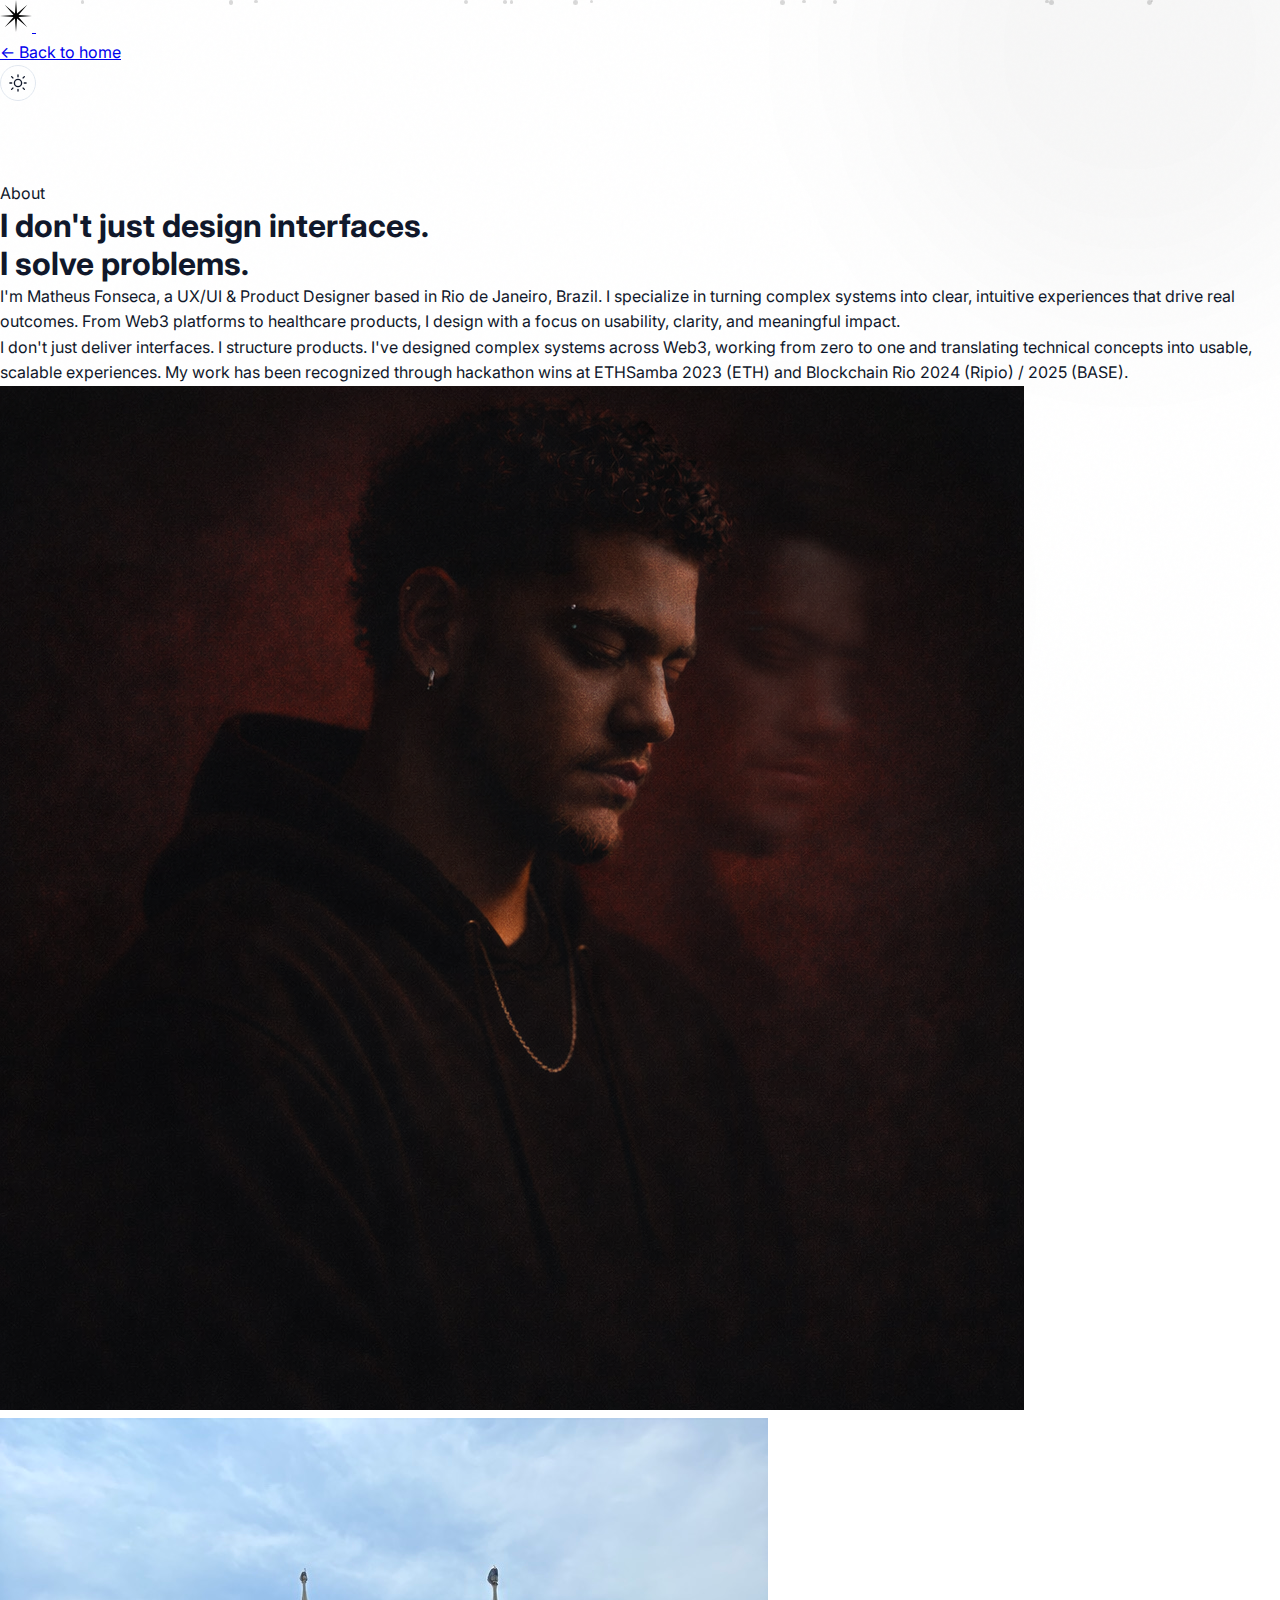
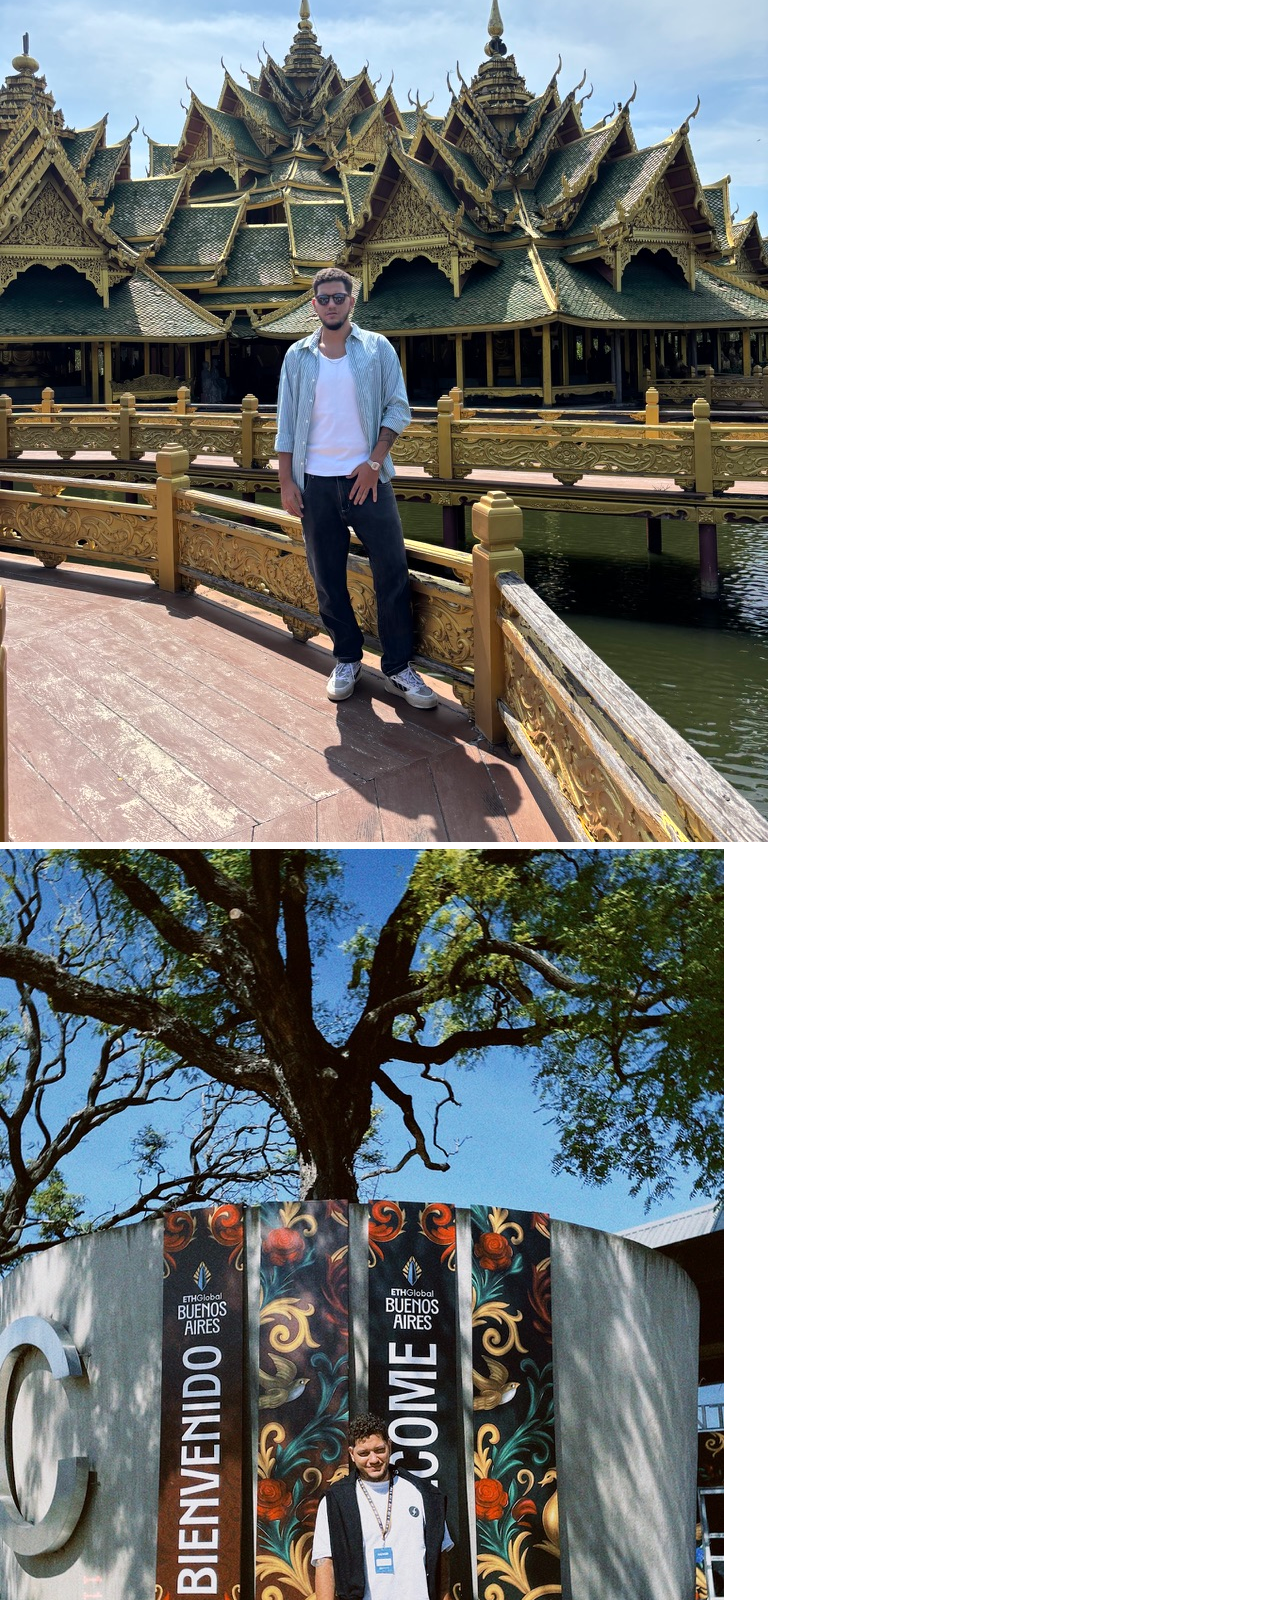
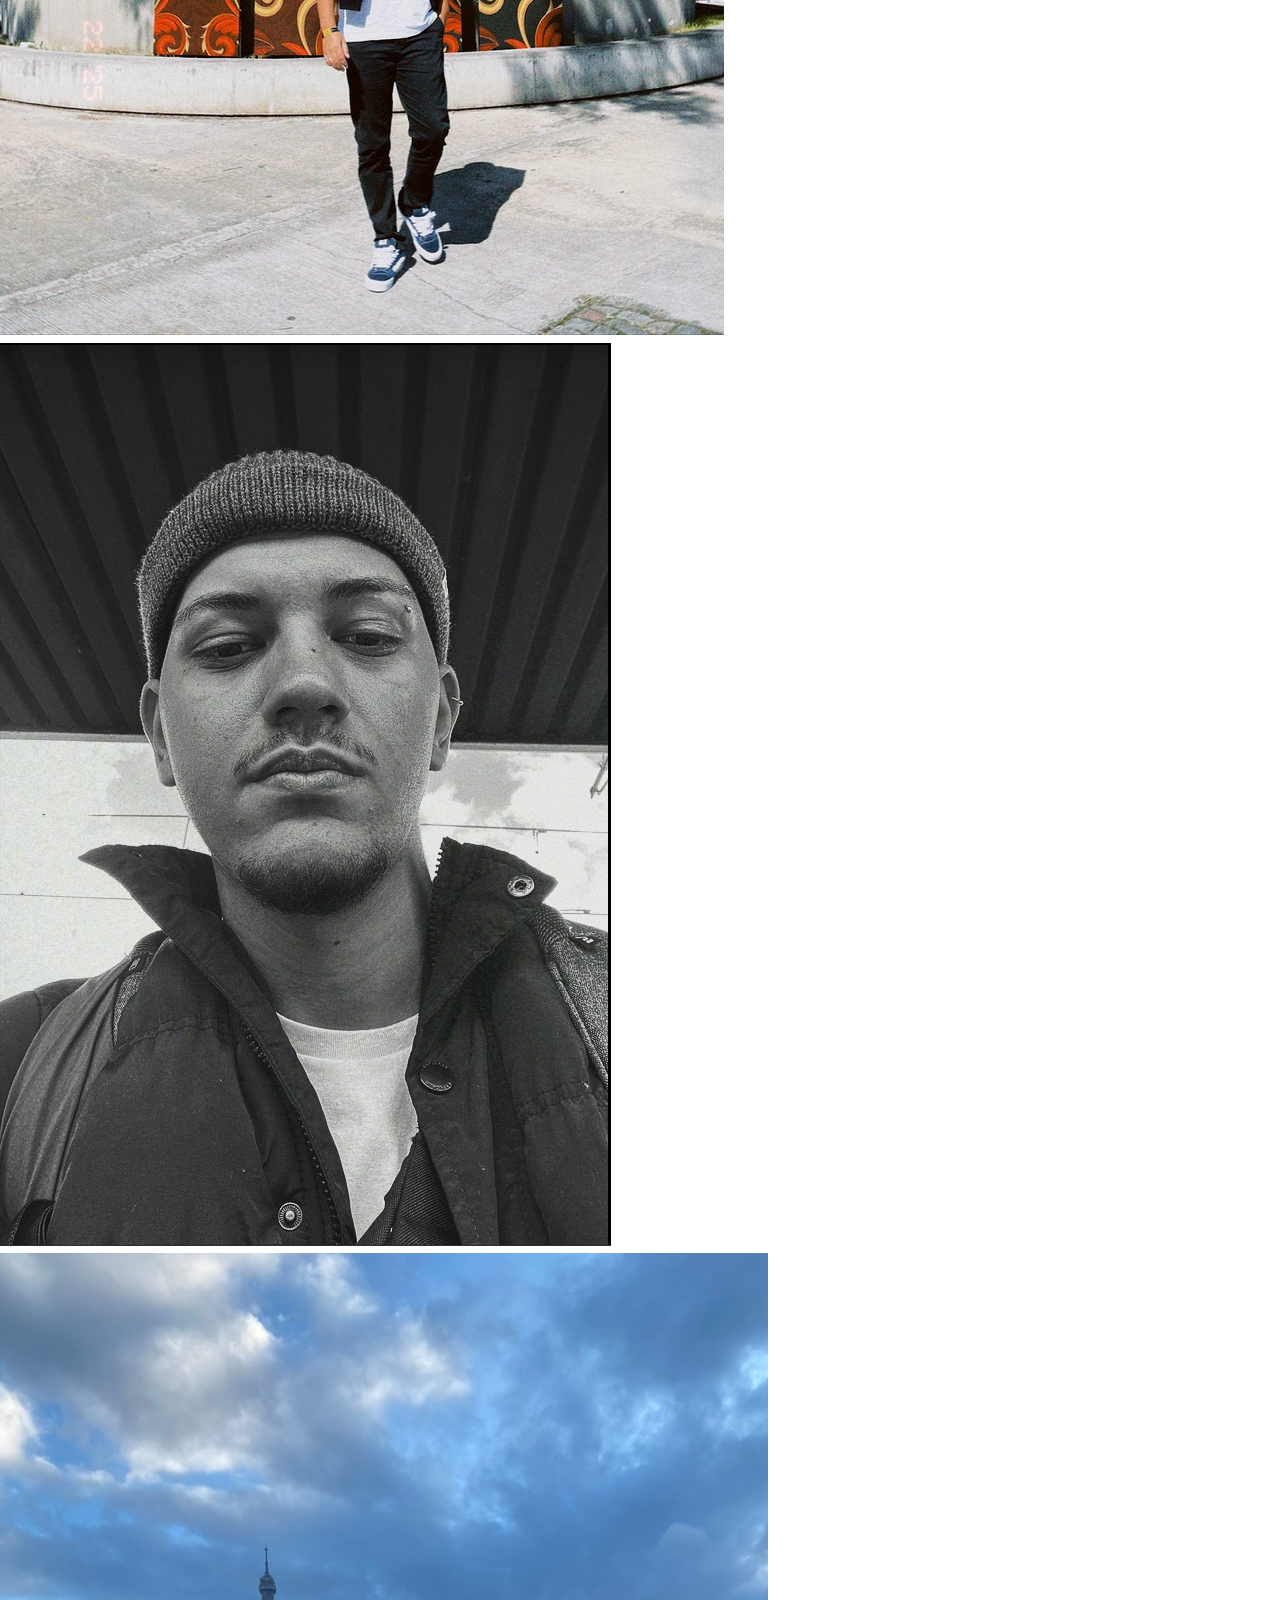
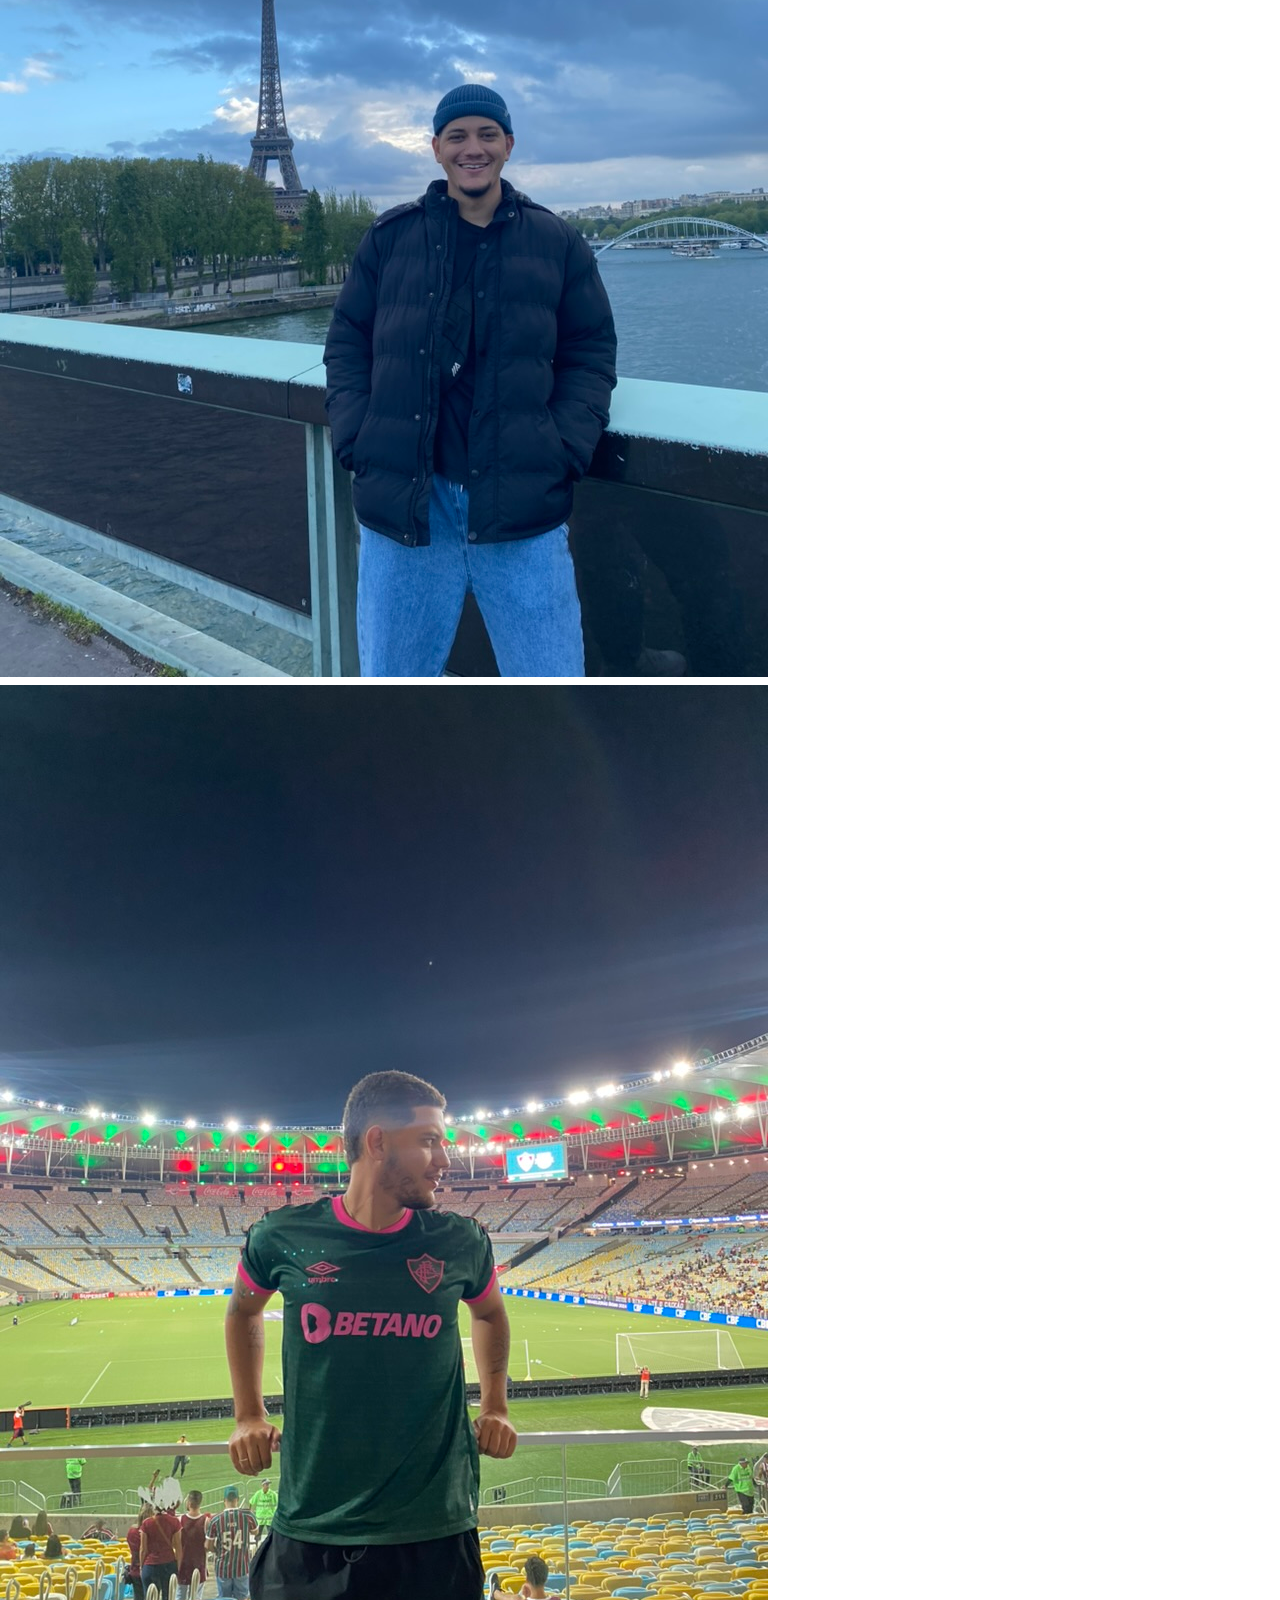
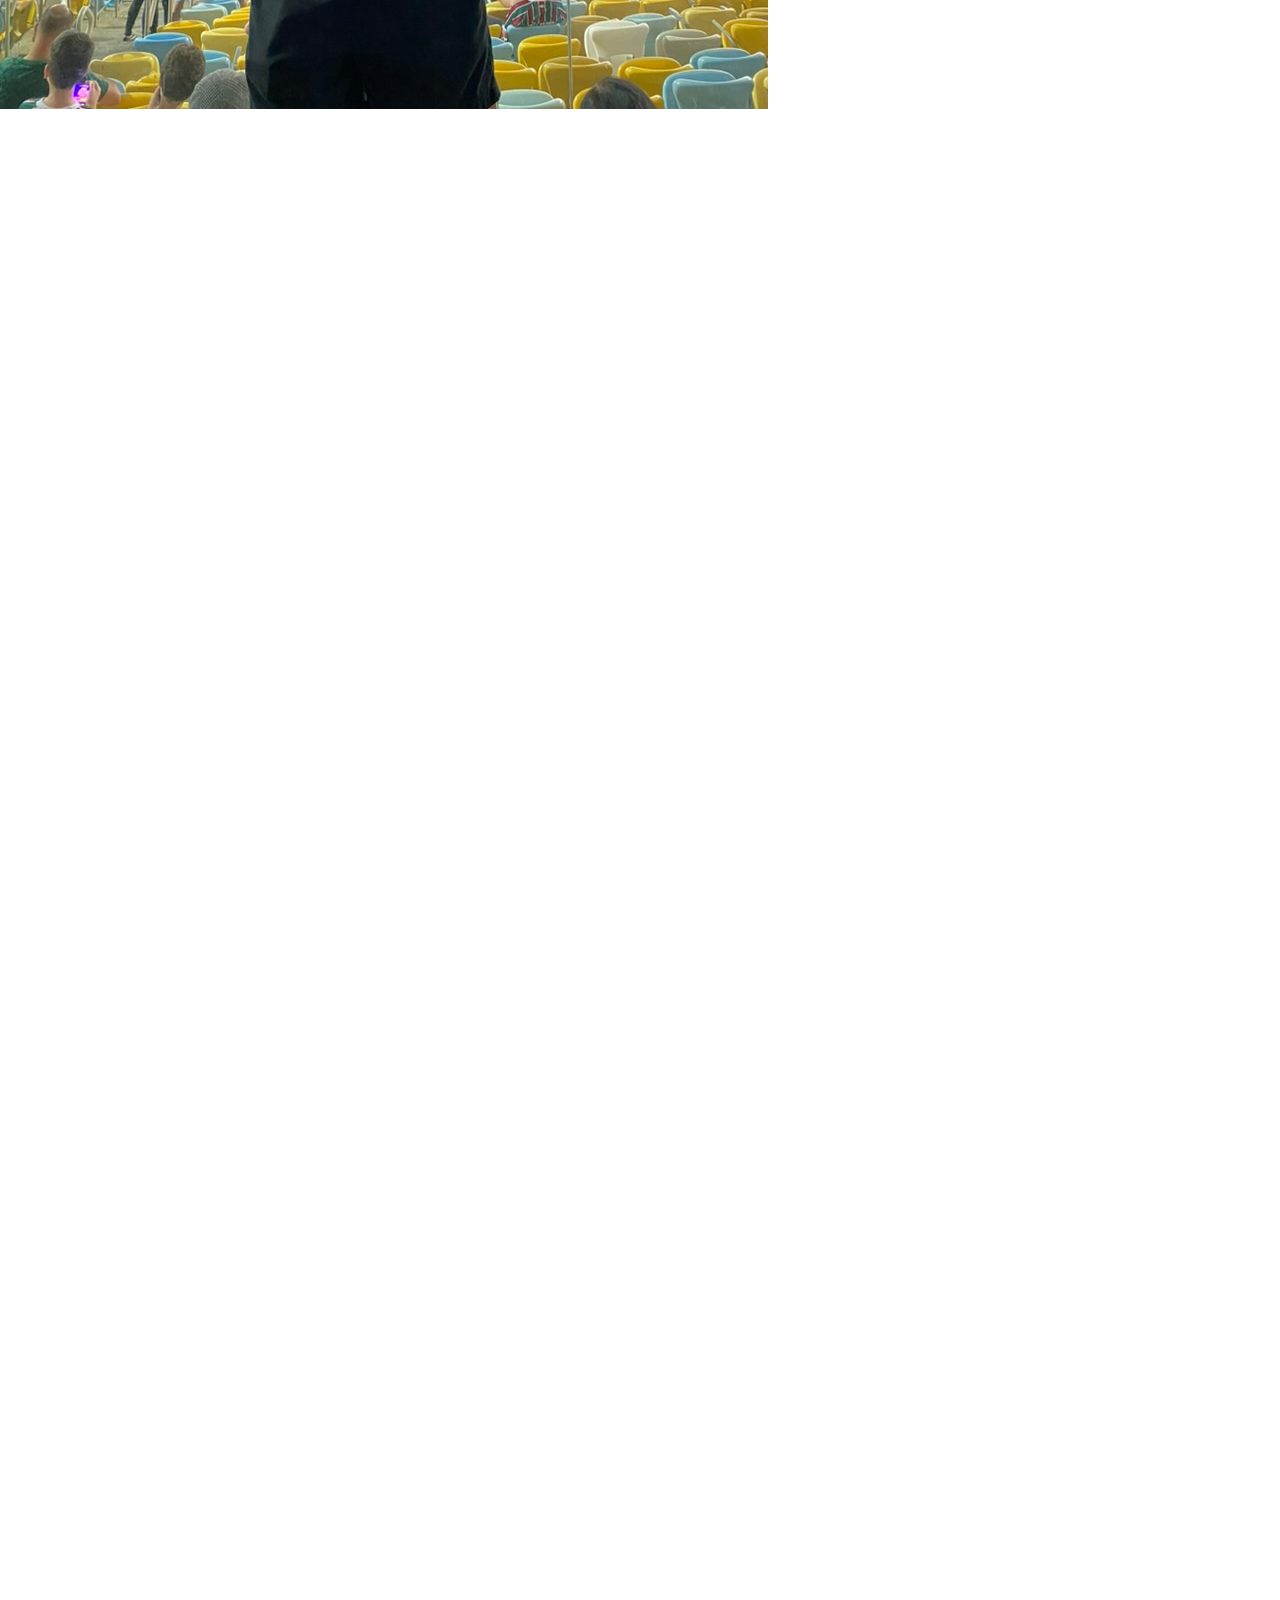
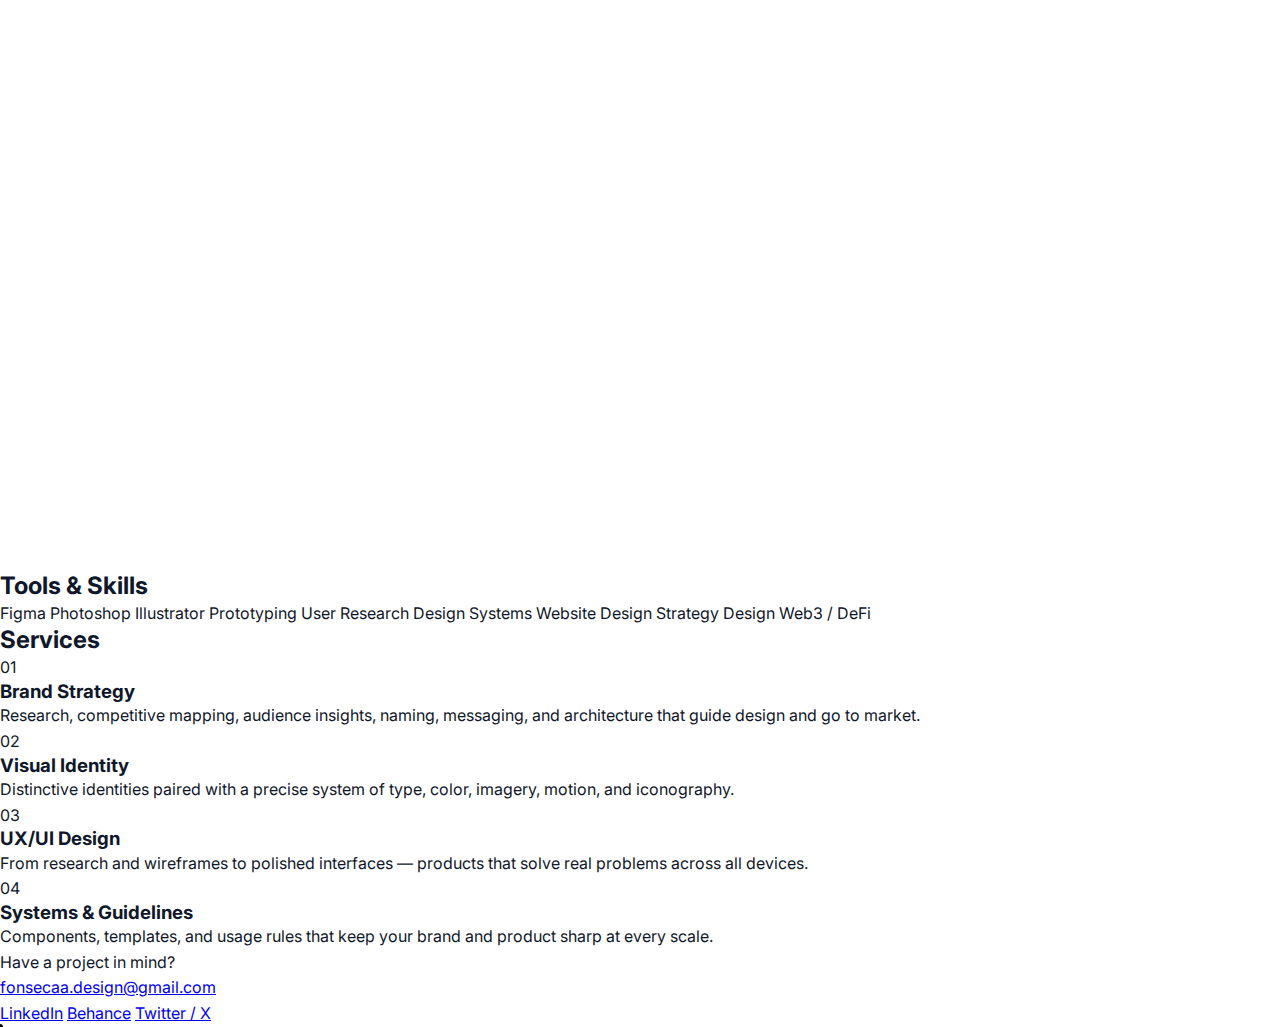
<file: about.html>
<!DOCTYPE html>
<html lang="en">
<head>
    <meta charset="UTF-8">
    <meta name="viewport" content="width=device-width, initial-scale=1.0">
    <title>About &mdash; Fonseca</title>
    <meta name="description" content="Matheus Fonseca is a senior product designer based in Rio de Janeiro, specializing in Web3, healthcare and enterprise products.">
    <link rel="icon" type="image/svg+xml" href="logo.svg">
    <link rel="preconnect" href="https://fonts.googleapis.com">
    <link rel="preconnect" href="https://fonts.gstatic.com" crossorigin>
    <link href="https://fonts.googleapis.com/css2?family=Space+Grotesk:wght@400;500;600;700&family=JetBrains+Mono:wght@300;400;500;600;700&family=Inter:wght@300;400;500;600;700;800;900&display=swap" rel="stylesheet">
    <link rel="stylesheet" href="styles.css">
</head>
<body class="about-page">
    <header class="about-header">
        <a href="index.html" class="about-header-logo" aria-label="Fonseca — Home">
            <img src="logo.svg" alt="" class="about-header-logo-img logo-light" height="32">
            <img src="logo%20white.svg" alt="" class="about-header-logo-img logo-dark" height="32">
        </a>
        <div class="about-header-actions">
            <a href="index.html" class="about-header-link">&larr; Back to home</a>
            <button type="button" class="dark-mode-toggle" id="darkModeToggle" aria-label="Toggle dark mode">
                <svg class="icon-sun" width="18" height="18" viewBox="0 0 20 20" fill="none"><path d="M10 3V1M10 19V17M17 10H19M1 10H3M15.657 4.343L17.071 2.929M2.929 17.071L4.343 15.657M15.657 15.657L17.071 17.071M2.929 2.929L4.343 4.343M14 10C14 12.2091 12.2091 14 10 14C7.79086 14 6 12.2091 6 10C6 7.79086 7.79086 6 10 6C12.2091 6 14 7.79086 14 10Z" stroke="currentColor" stroke-width="1.5" stroke-linecap="round" stroke-linejoin="round"/></svg>
                <svg class="icon-moon" width="18" height="18" viewBox="0 0 20 20" fill="none"><path d="M17.293 13.293A8 8 0 016.707 2.707a8.001 8.001 0 1010.586 10.586z" stroke="currentColor" stroke-width="1.5" stroke-linecap="round" stroke-linejoin="round"/></svg>
            </button>
        </div>
    </header>

    <main class="about-main">
        <section class="about-intro">
            <div class="about-intro__text">
                <span class="about-intro__label">About</span>
                <h1 class="about-intro__title">I don't just design interfaces.<br>I solve <span class="about-intro__strike">problems.</span></h1>
                <p class="about-intro__body">I'm Matheus Fonseca, a UX/UI &amp; Product Designer based in Rio de Janeiro, Brazil. I specialize in turning complex systems into clear, intuitive experiences that drive real outcomes. From Web3 platforms to healthcare products, I design with a focus on usability, clarity, and meaningful impact.</p>
                <p class="about-intro__body">I don't just deliver interfaces. I structure products. I've designed complex systems across Web3, working from zero to one and translating technical concepts into usable, scalable experiences. My work has been recognized through hackathon wins at ETHSamba 2023 (ETH) and Blockchain Rio 2024 (Ripio) / 2025 (BASE).</p>
            </div>
            <div class="about-intro__photo">
                <img src="Profile img att.png" alt="Matheus Fonseca" class="about-intro__photo-img">
            </div>
        </section>

        <section class="about-photos">
            <div class="about-photos__grid">
                <img src="Folder for photos hero/thai.jpeg" alt="" loading="lazy" decoding="async">
                <img src="Folder for photos hero/arg.jpeg" alt="" loading="lazy" decoding="async">
                <img src="Folder for photos hero/82696FF8-0EC1-4E97-984A-C4339843AAC9_1_201_a.jpeg" alt="" loading="lazy" decoding="async">
                <img src="Folder for photos hero/4E862F38-470A-4852-86A3-320B9C646533_1_105_c.jpeg" alt="" loading="lazy" decoding="async">
                <img src="Folder for photos hero/flu.jpeg" alt="" loading="lazy" decoding="async">
                <img src="Folder for photos hero/food.jpeg" alt="" loading="lazy" decoding="async">
            </div>
        </section>

        <section class="about-skills-section">
            <h2 class="about-skills__heading">Tools &amp; Skills</h2>
            <div class="about-skills__tags">
                <span>Figma</span>
                <span>Photoshop</span>
                <span>Illustrator</span>
                <span>Prototyping</span>
                <span>User Research</span>
                <span>Design Systems</span>
                <span>Website Design</span>
                <span>Strategy Design</span>
                <span>Web3 / DeFi</span>
            </div>
        </section>

        <section class="about-services-section">
            <h2 class="about-services__heading">Services</h2>
            <div class="about-services__list">
                <div class="about-services__item">
                    <span class="about-services__num">01</span>
                    <div>
                        <h3>Brand Strategy</h3>
                        <p>Research, competitive mapping, audience insights, naming, messaging, and architecture that guide design and go to market.</p>
                    </div>
                </div>
                <div class="about-services__item">
                    <span class="about-services__num">02</span>
                    <div>
                        <h3>Visual Identity</h3>
                        <p>Distinctive identities paired with a precise system of type, color, imagery, motion, and iconography.</p>
                    </div>
                </div>
                <div class="about-services__item">
                    <span class="about-services__num">03</span>
                    <div>
                        <h3>UX/UI Design</h3>
                        <p>From research and wireframes to polished interfaces &mdash; products that solve real problems across all devices.</p>
                    </div>
                </div>
                <div class="about-services__item">
                    <span class="about-services__num">04</span>
                    <div>
                        <h3>Systems &amp; Guidelines</h3>
                        <p>Components, templates, and usage rules that keep your brand and product sharp at every scale.</p>
                    </div>
                </div>
            </div>
        </section>

        <section class="about-contact">
            <p class="about-contact__lead">Have a project in mind?</p>
            <a href="mailto:fonsecaa.design@gmail.com" class="about-contact__cta">fonsecaa.design@gmail.com</a>
            <div class="about-contact__social">
                <a href="https://www.linkedin.com/in/maths-fonseca/" target="_blank" rel="noopener noreferrer">LinkedIn</a>
                <a href="https://www.behance.net/maths-fonseca" target="_blank" rel="noopener noreferrer">Behance</a>
                <a href="https://x.com/0xFonseca" target="_blank" rel="noopener noreferrer">Twitter / X</a>
            </div>
        </section>
    </main>

    <script src="script.js"></script>
</body>
</html>
</file>
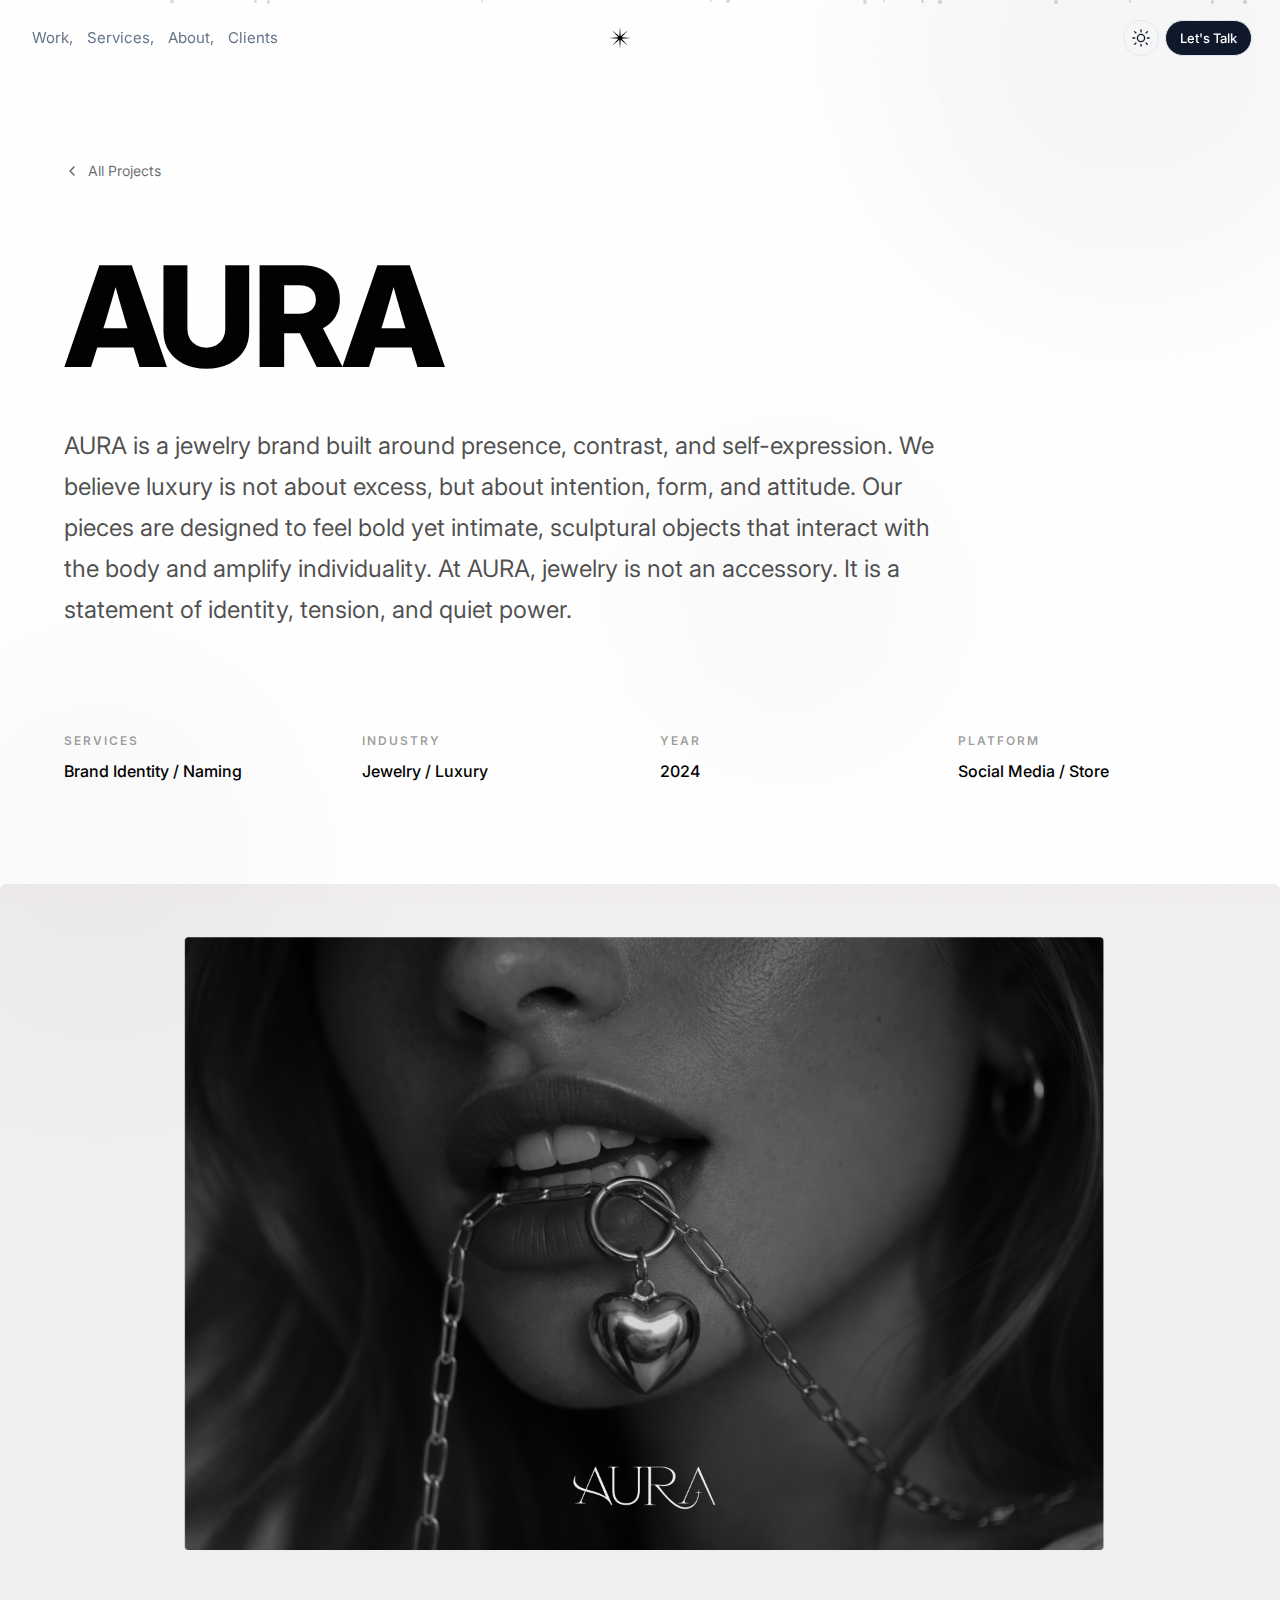
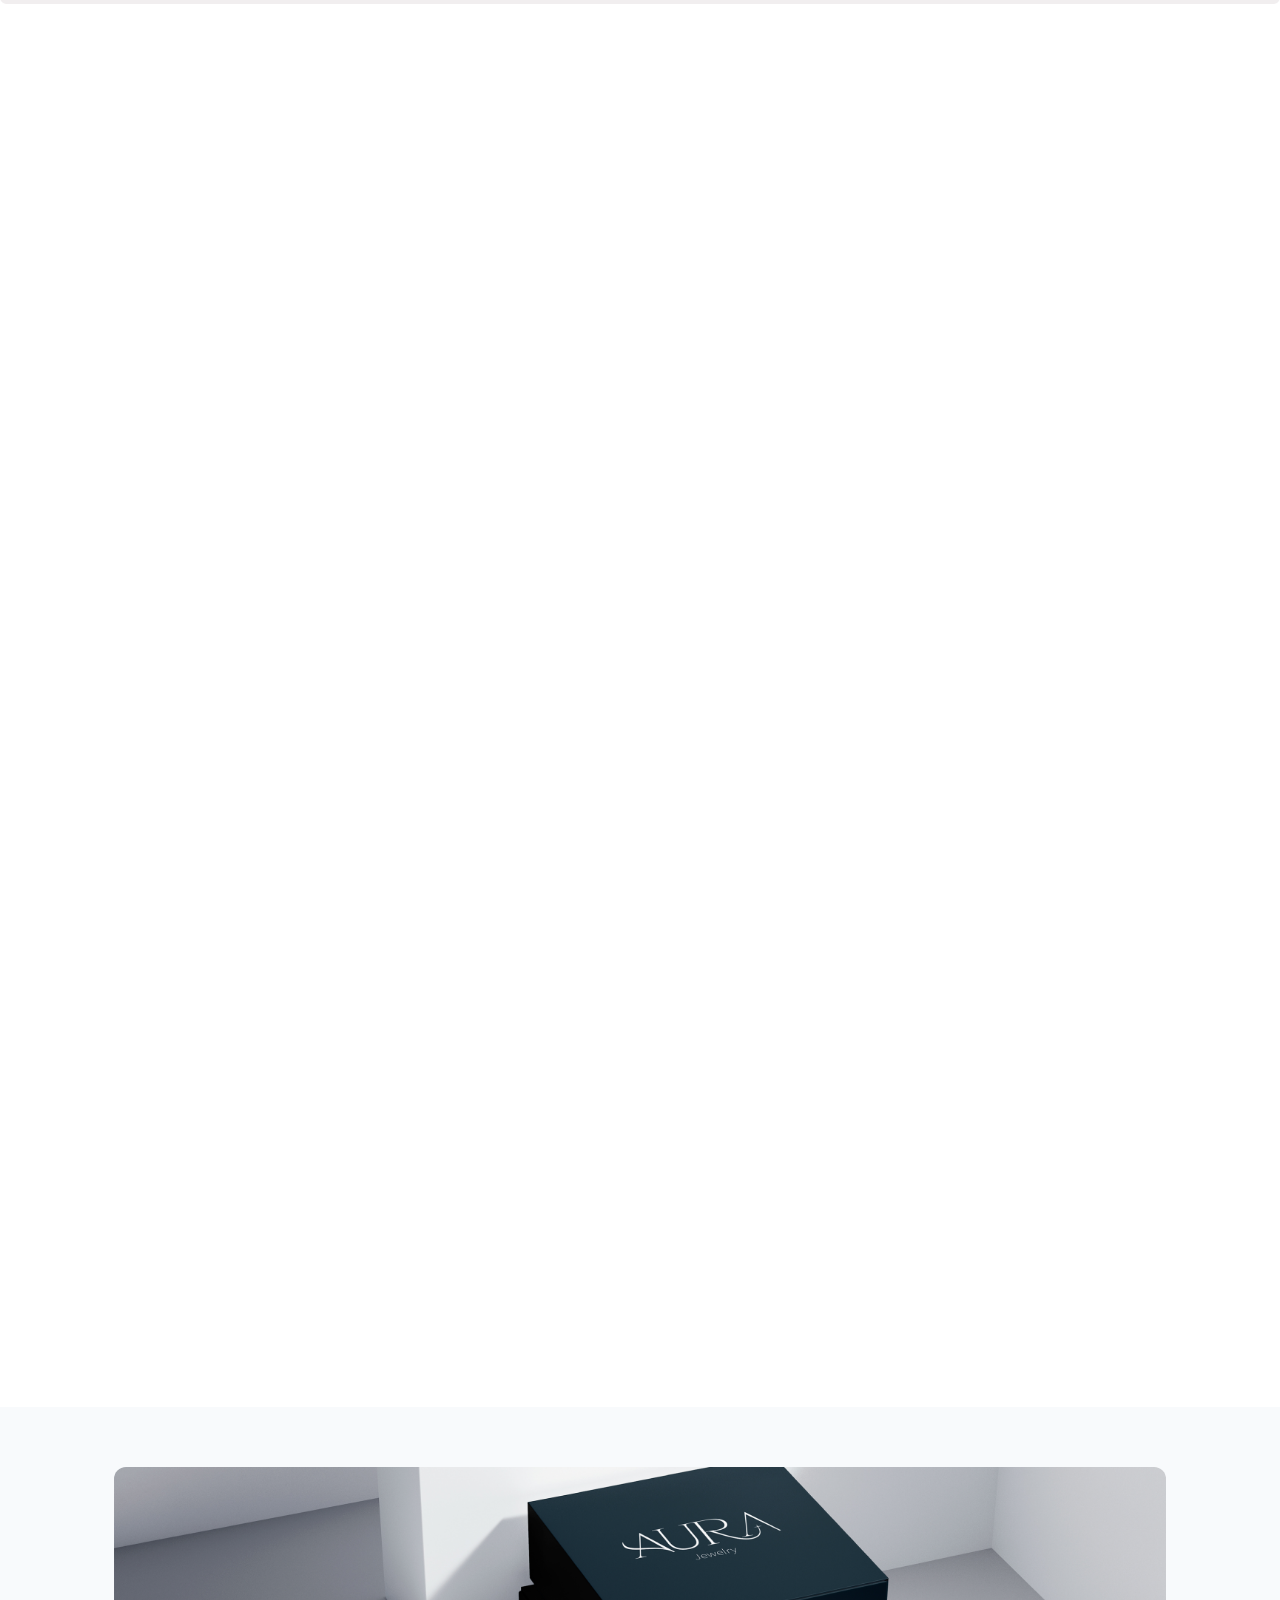
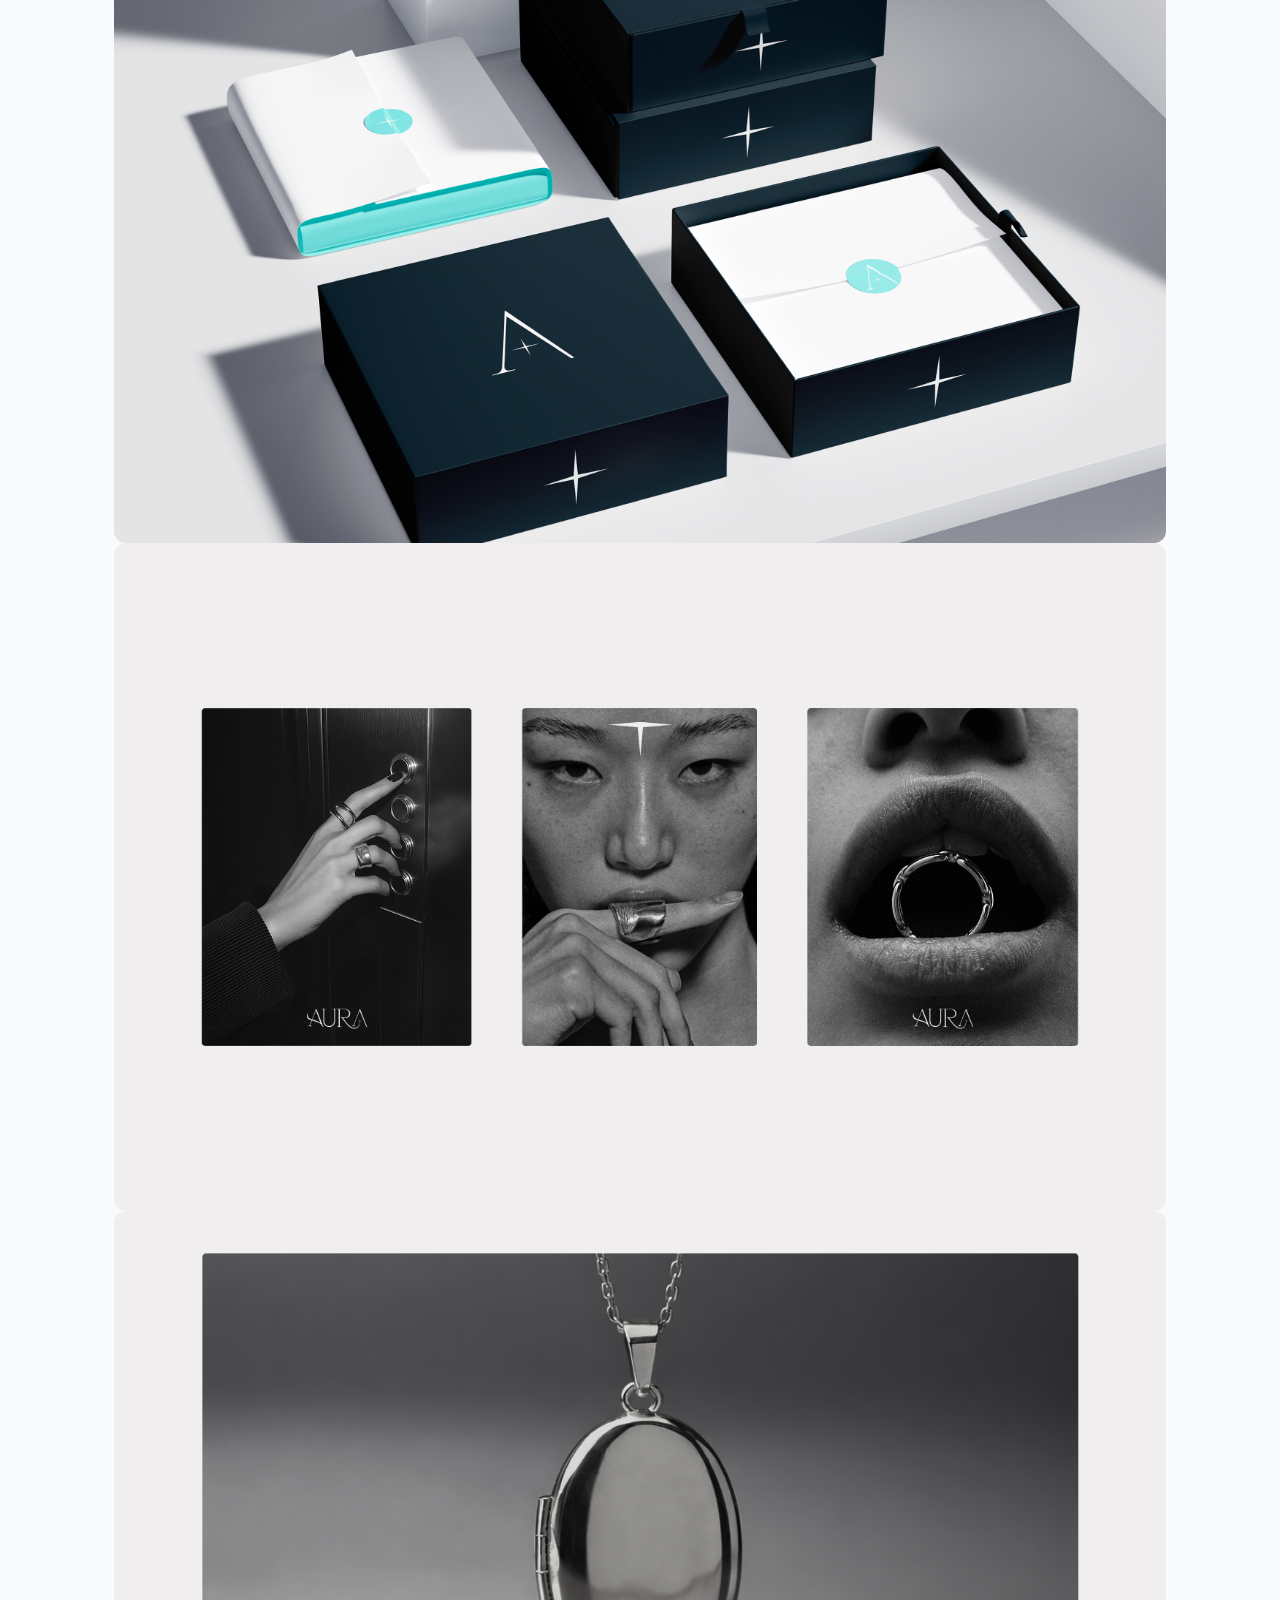
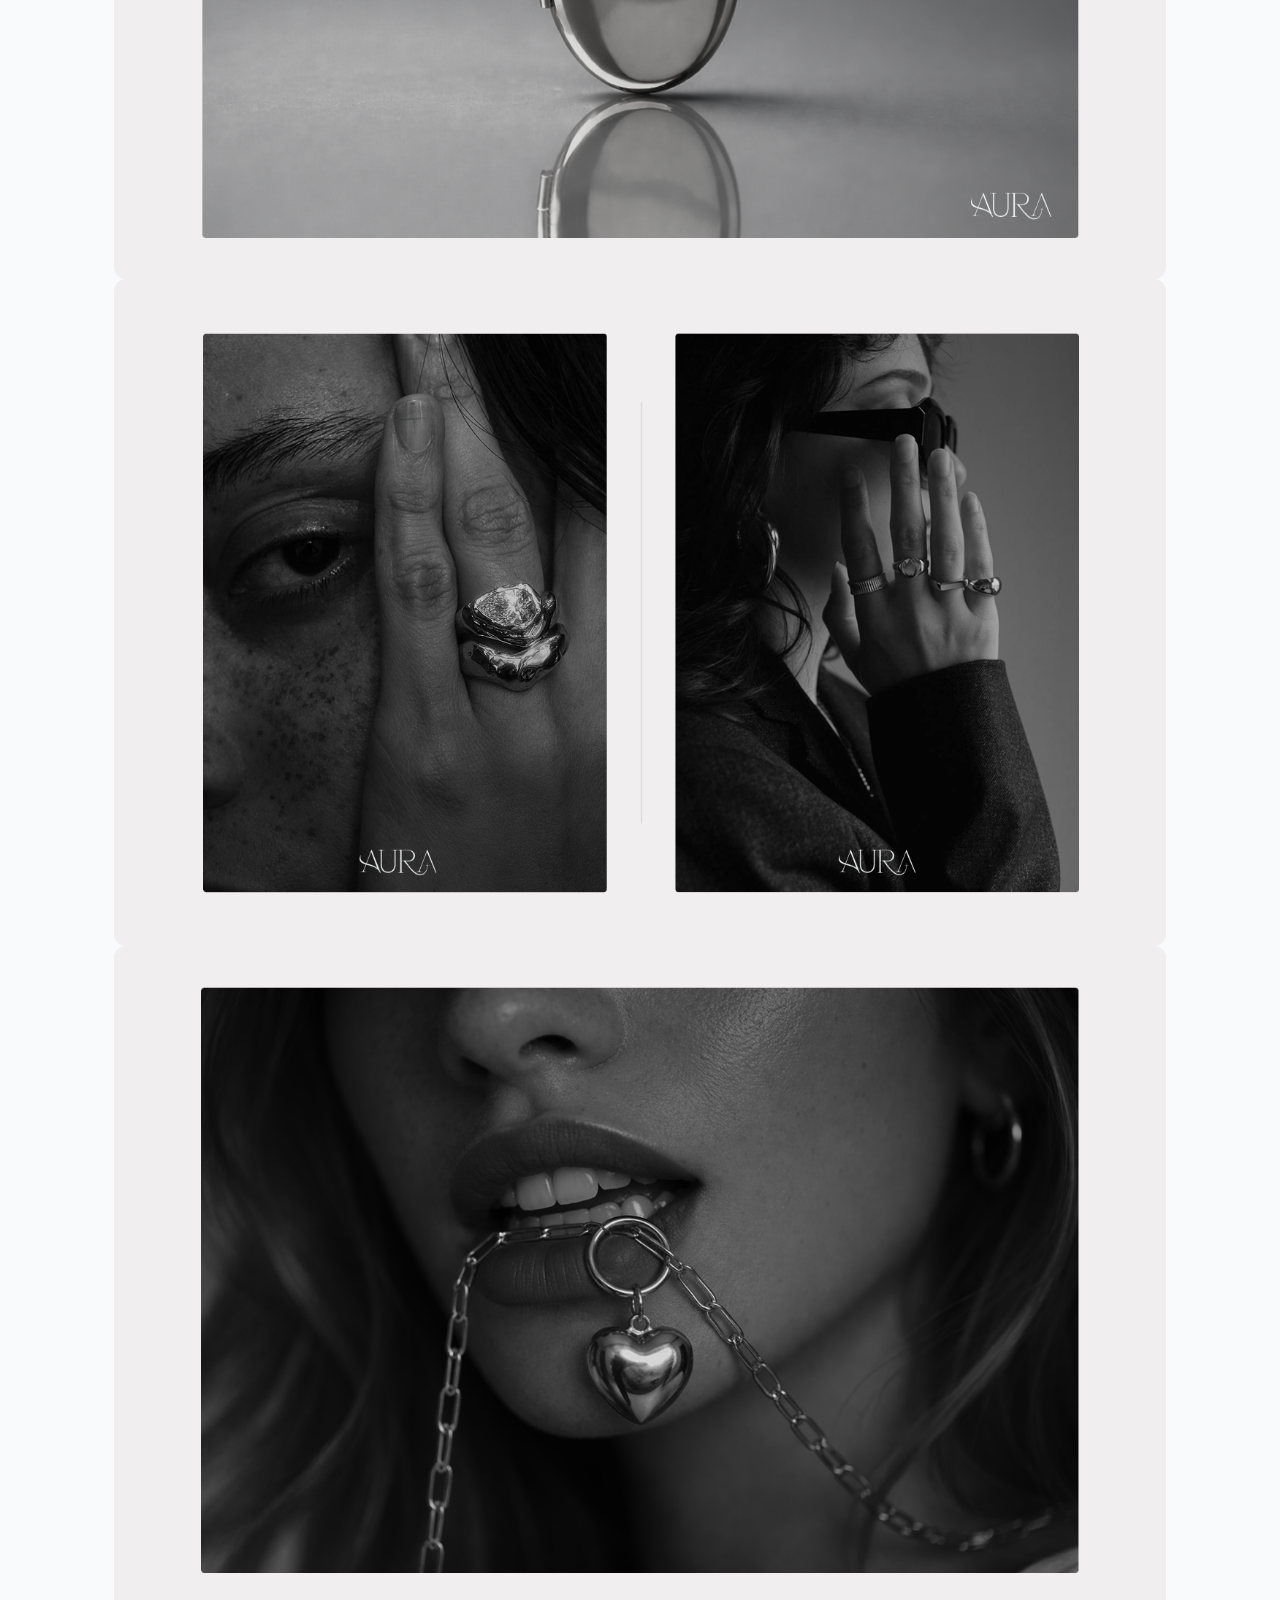
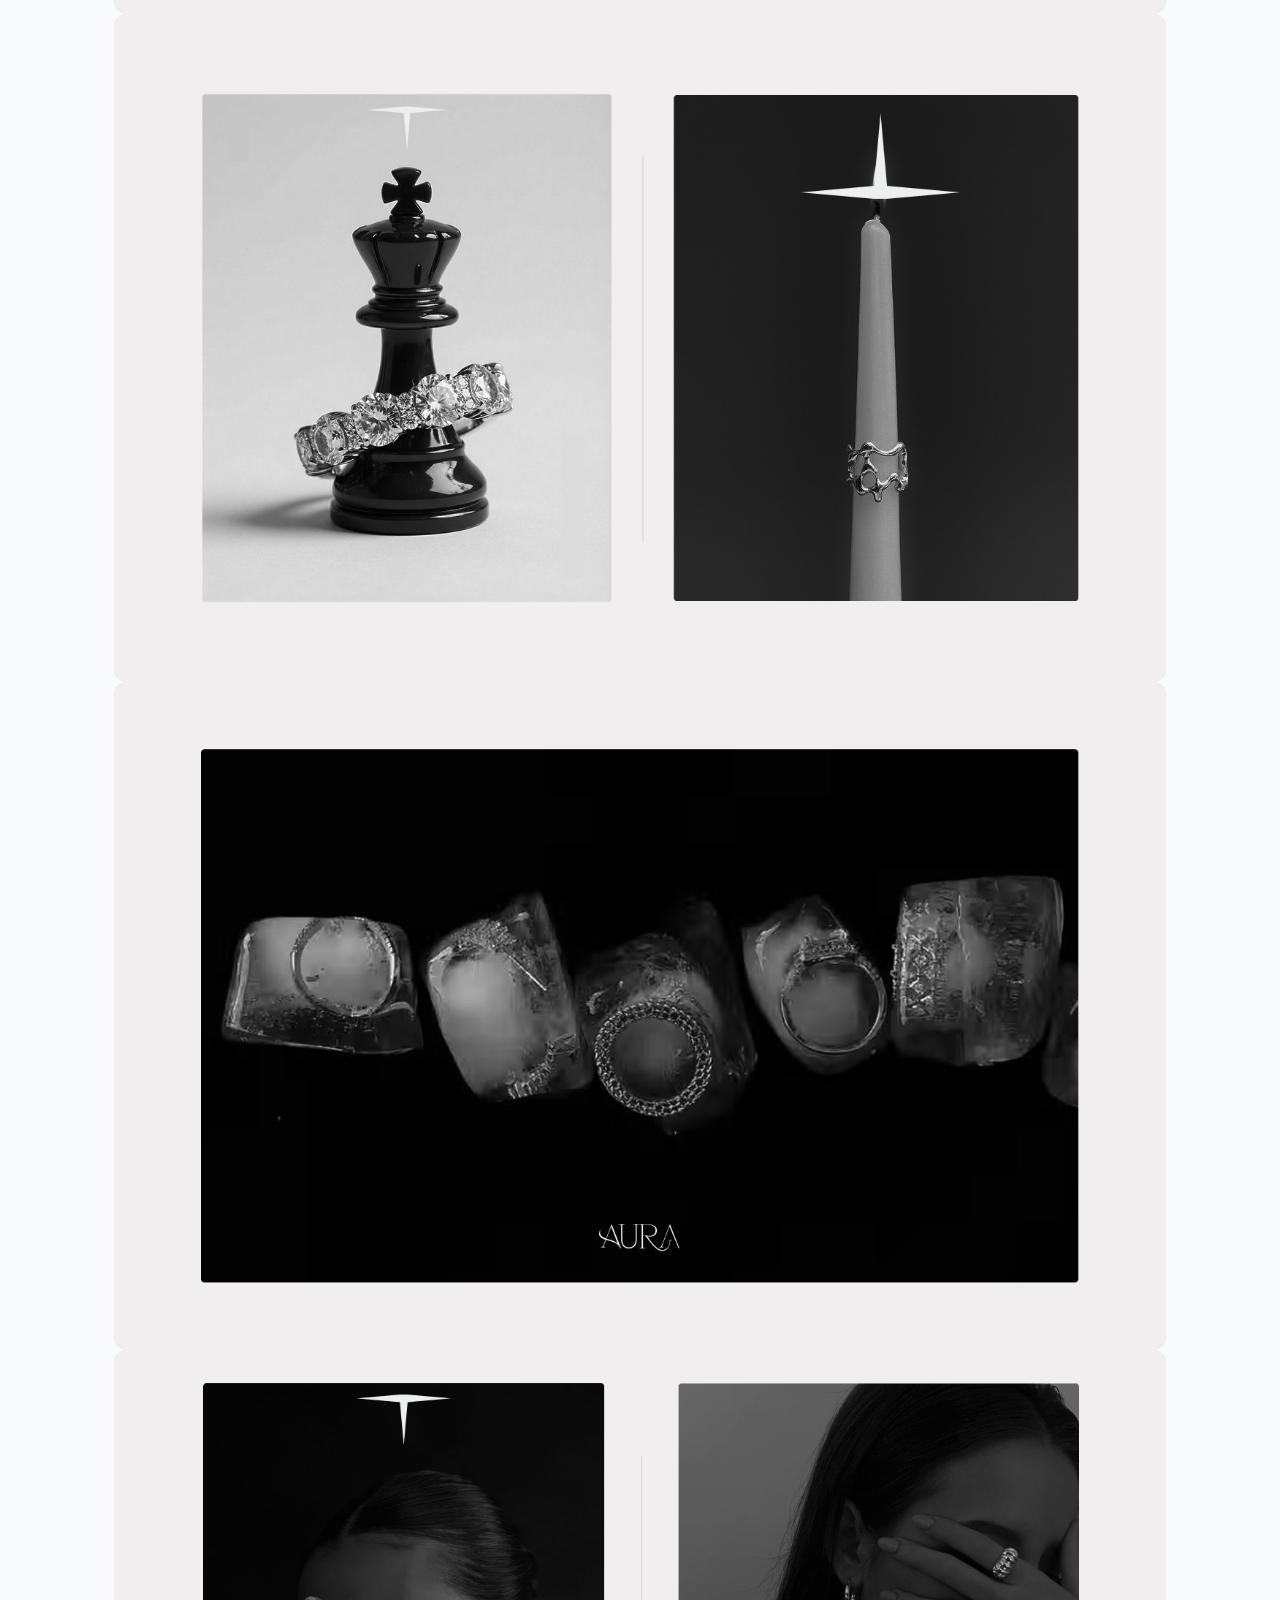
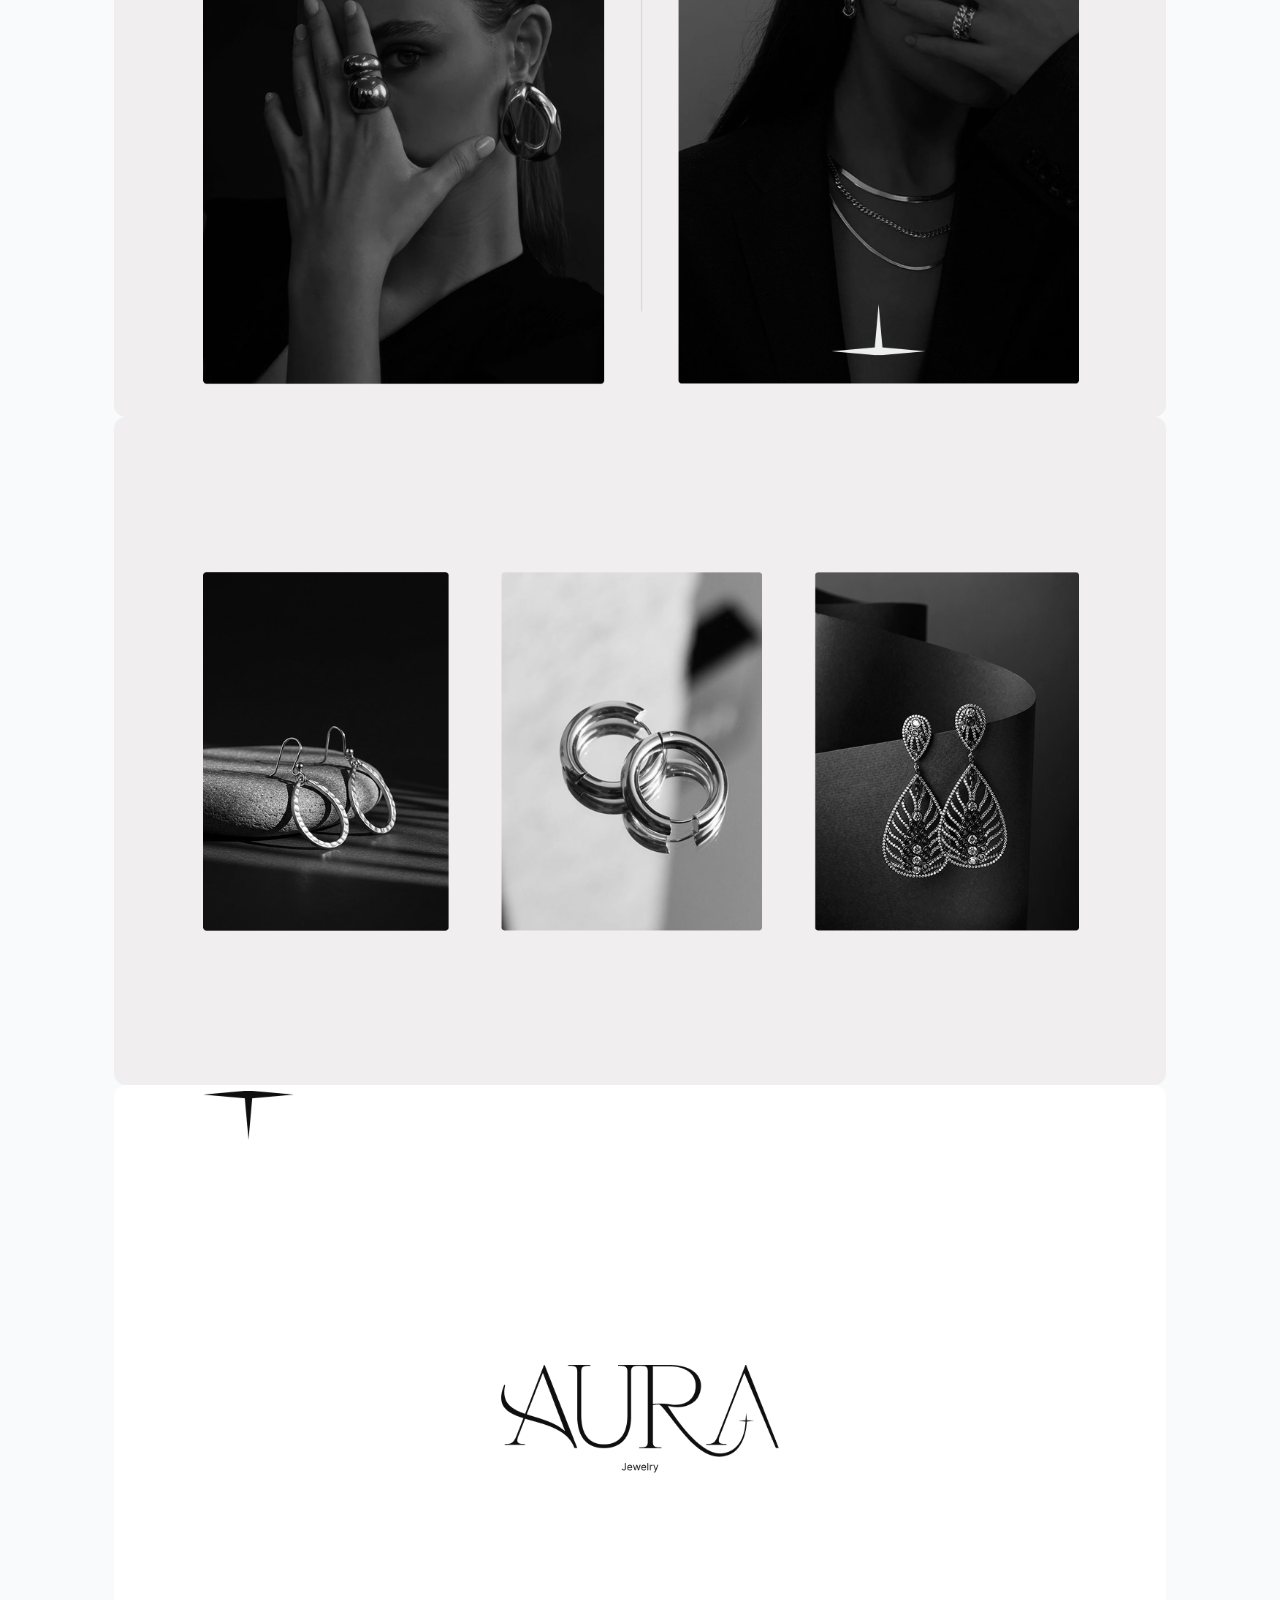
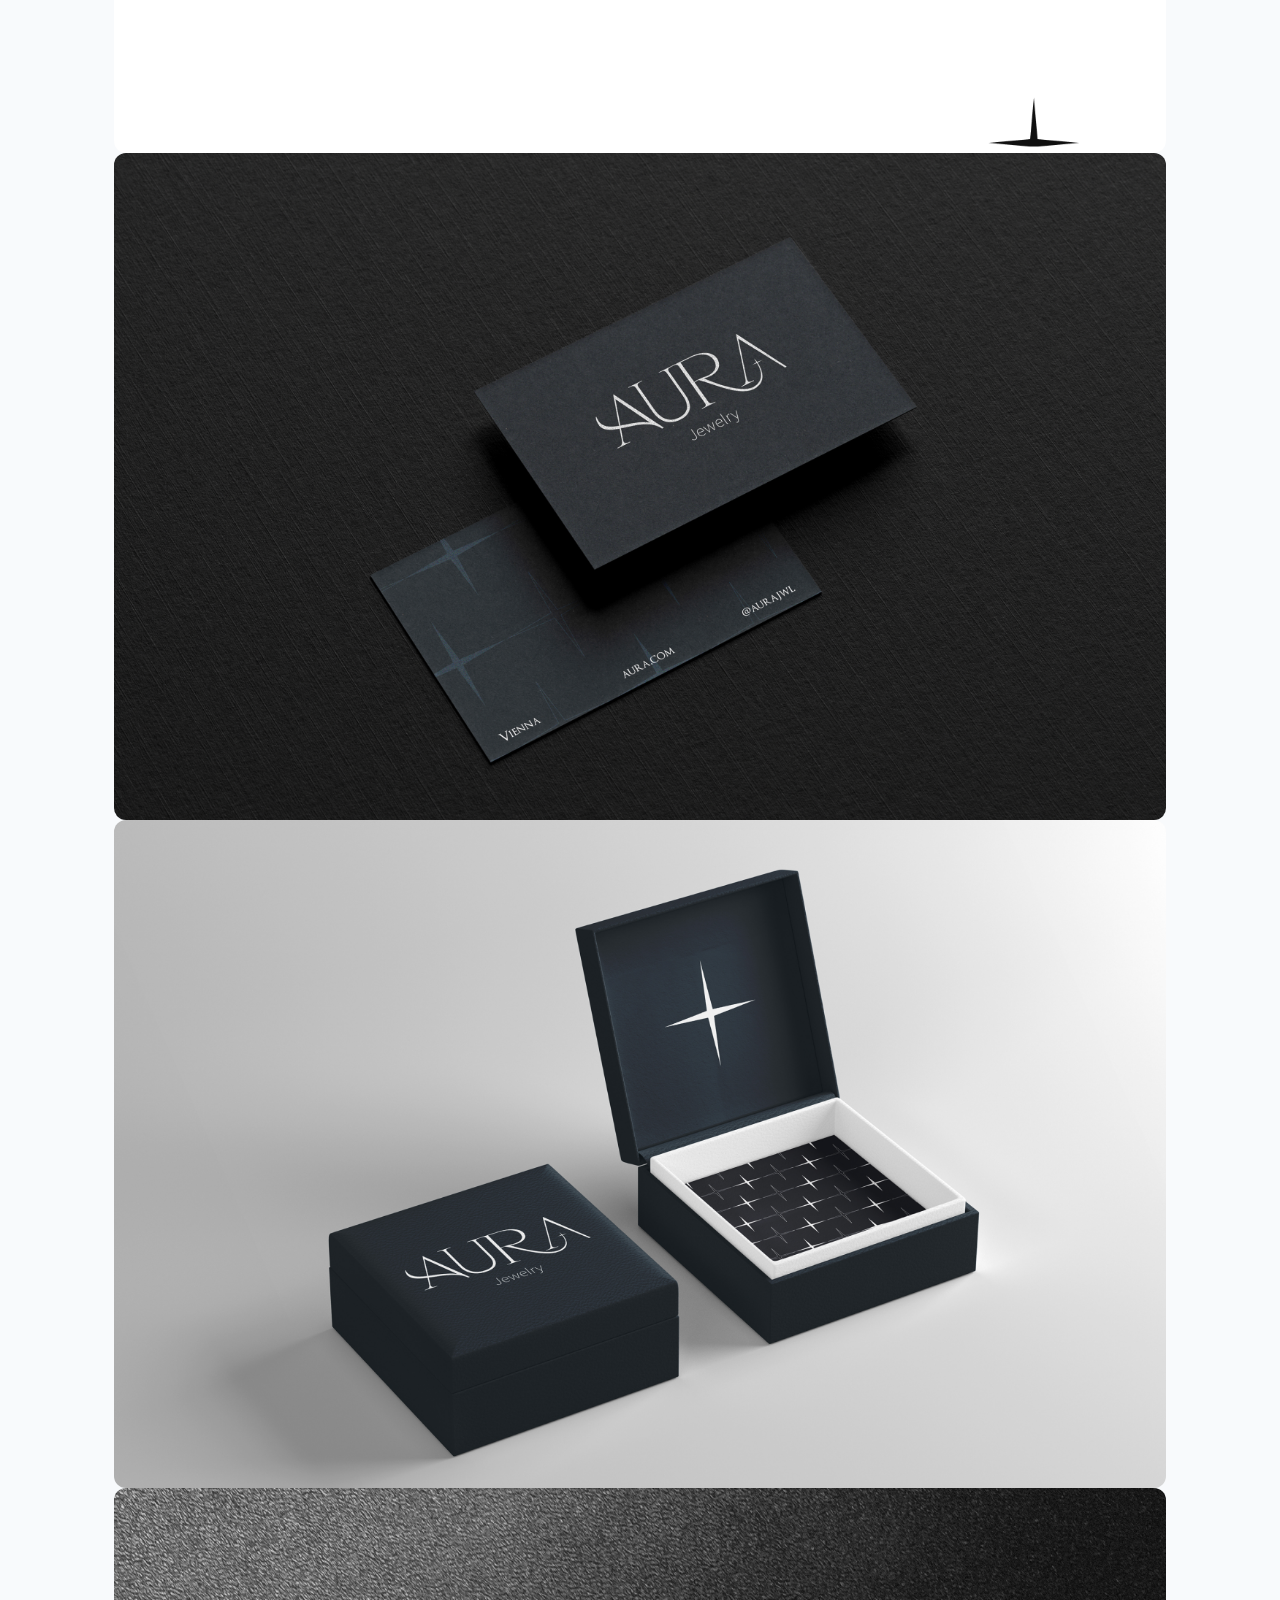
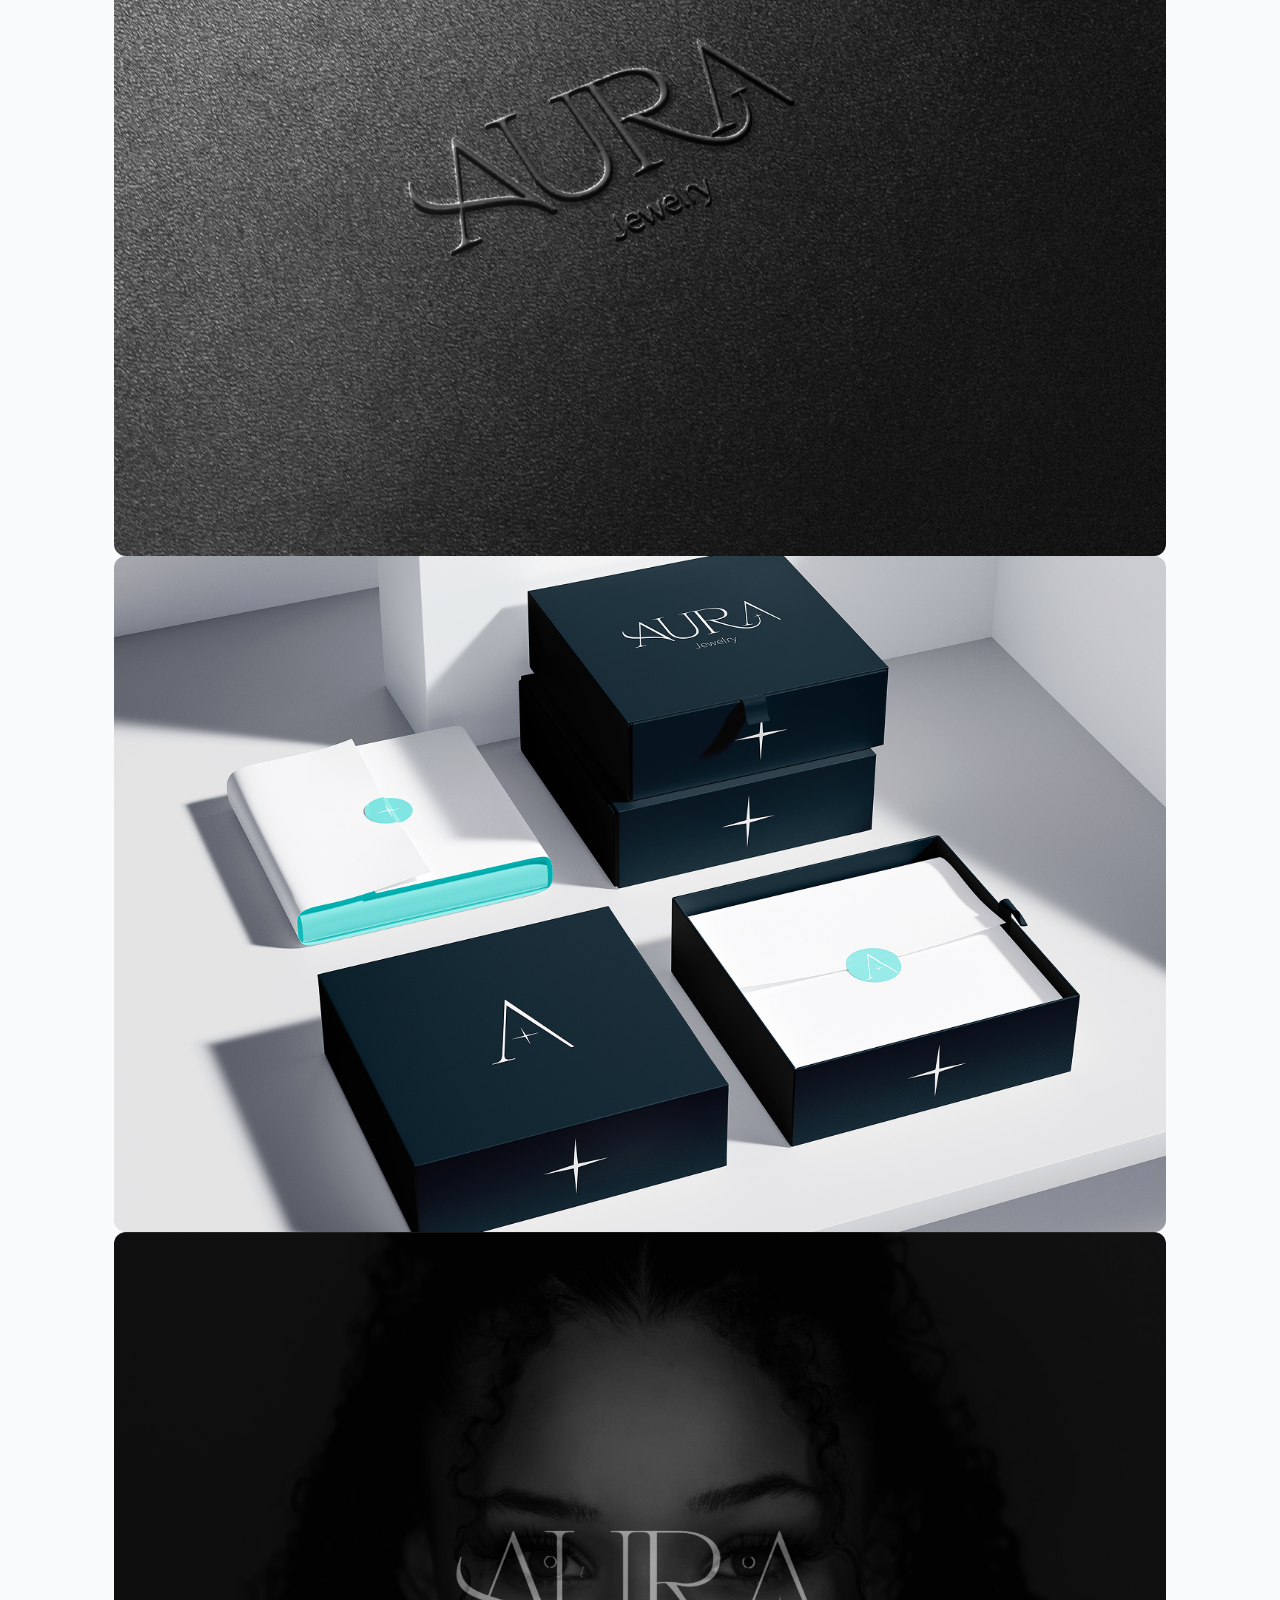
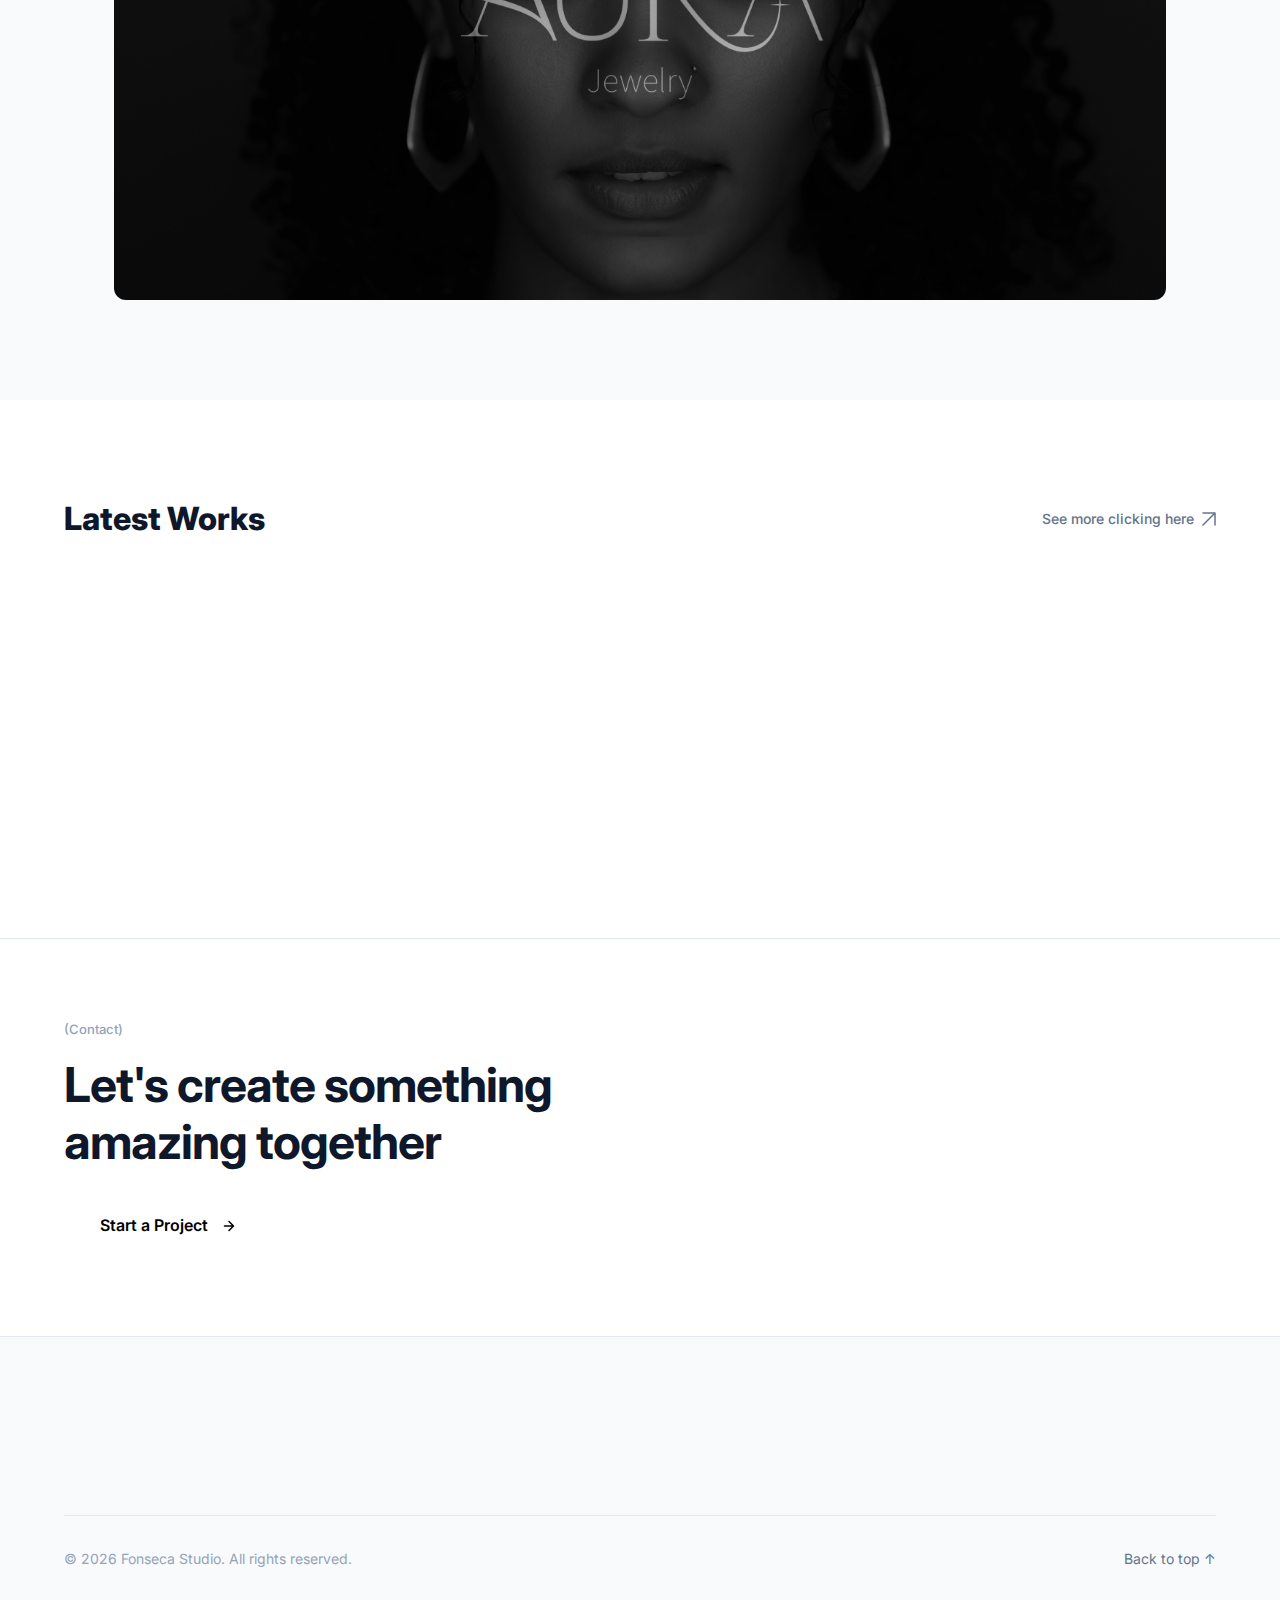
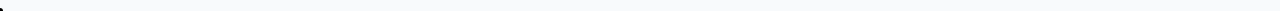
<file: project-aura.html>
<!DOCTYPE html>
<html lang="en">
<head>
    <meta charset="UTF-8">
    <meta name="viewport" content="width=device-width, initial-scale=1.0">
    <title>AURA - Fonseca Studio</title>
    <meta name="description" content="Luxury jewelry brand built around presence, contrast, and self-expression.">
    <link rel="icon" type="image/png" href="Logo-fonseca.png">
    <link rel="apple-touch-icon" href="Logo-fonseca.png">
    <link rel="stylesheet" href="styles.css">
    <link rel="preconnect" href="https://fonts.googleapis.com">
    <link rel="preconnect" href="https://fonts.gstatic.com" crossorigin>
    <link href="https://fonts.googleapis.com/css2?family=Inter:wght@300;400;500;600;700;800;900&display=swap" rel="stylesheet">
</head>
<body>
    <!-- Navigation -->
    <nav class="navbar navbar-dark">
        <div class="nav-container">
            <div class="nav-left">
                <a href="index.html#work" class="nav-link">Work,</a>
                <a href="index.html#services" class="nav-link">Services,</a>
                <a href="index.html#about" class="nav-link">About,</a>
                <a href="index.html#testimonials" class="nav-link">Clients</a>
            </div>
            
            <div class="nav-logo">
                <a href="index.html">
                    <img src="Logo black.svg" alt="Fonseca Studio" class="nav-logo-img logo-light">
                    <img src="logo white.svg" alt="Fonseca Studio" class="nav-logo-img logo-dark">
                </a>
            </div>
            
            <div class="nav-right">
                <button class="dark-mode-toggle" id="darkModeToggle" aria-label="Toggle dark mode">
                    <svg class="icon-sun" width="18" height="18" viewBox="0 0 20 20" fill="none">
                        <path d="M10 3V1M10 19V17M17 10H19M1 10H3M15.657 4.343L17.071 2.929M2.929 17.071L4.343 15.657M15.657 15.657L17.071 17.071M2.929 2.929L4.343 4.343M14 10C14 12.2091 12.2091 14 10 14C7.79086 14 6 12.2091 6 10C6 7.79086 7.79086 6 10 6C12.2091 6 14 7.79086 14 10Z" stroke="currentColor" stroke-width="1.5" stroke-linecap="round" stroke-linejoin="round"/>
                    </svg>
                    <svg class="icon-moon" width="18" height="18" viewBox="0 0 20 20" fill="none">
                        <path d="M17.293 13.293A8 8 0 016.707 2.707a8.001 8.001 0 1010.586 10.586z" stroke="currentColor" stroke-width="1.5" stroke-linecap="round" stroke-linejoin="round"/>
                    </svg>
                </button>
                <a href="index.html#contact" class="nav-cta">Let's Talk</a>
                <button class="mobile-menu-toggle" aria-label="Toggle menu">
                    <span></span>
                    <span></span>
                </button>
            </div>
        </div>
        
        <!-- Mobile Menu -->
        <div class="mobile-menu">
            <div class="mobile-menu-links">
                <a href="index.html#work" class="mobile-link">Work</a>
                <a href="index.html#services" class="mobile-link">Services</a>
                <a href="index.html#about" class="mobile-link">About</a>
                <a href="index.html#testimonials" class="mobile-link">Clients</a>
                <a href="index.html#contact" class="mobile-link mobile-cta">Let's Talk</a>
            </div>
        </div>
    </nav>

    <!-- Project Hero -->
    <section class="project-hero">
        <div class="container">
            <a href="projects.html" class="back-link back-link-light">
                <svg width="16" height="16" viewBox="0 0 16 16" fill="none">
                    <path d="M10 12L6 8L10 4" stroke="currentColor" stroke-width="1.5" stroke-linecap="round" stroke-linejoin="round"/>
                </svg>
                <span>All Projects</span>
            </a>
            
            <h1 class="project-hero-title">AURA</h1>
            
            <p class="project-hero-description">
                AURA is a jewelry brand built around presence, contrast, and self-expression. We believe luxury is not about excess, but about intention, form, and attitude. Our pieces are designed to feel bold yet intimate, sculptural objects that interact with the body and amplify individuality. At AURA, jewelry is not an accessory. It is a statement of identity, tension, and quiet power.
            </p>

            <div class="project-meta-grid">
                <div class="meta-block">
                    <span class="meta-label">Services</span>
                    <span class="meta-value">Brand Identity / Naming</span>
                </div>
                <div class="meta-block">
                    <span class="meta-label">Industry</span>
                    <span class="meta-value">Jewelry / Luxury</span>
                </div>
                <div class="meta-block">
                    <span class="meta-label">Year</span>
                    <span class="meta-value">2024</span>
                </div>
                <div class="meta-block">
                    <span class="meta-label">Platform</span>
                    <span class="meta-value">Social Media / Store</span>
                </div>
            </div>
        </div>
    </section>

    <!-- Project Cover Image -->
    <section class="project-cover">
        <div class="project-cover-image">
            <img src="AURA/Cover/Cover Aura Hero cover.png" alt="Aura Hero Cover" class="cover-img">
        </div>
    </section>

    <!-- Project Content -->
    <section class="project-content">
        <div class="container">
            <div class="content-grid">
                <!-- Project Description -->
                <div class="content-section">
                    <h2 class="content-title">Project Description</h2>
                    <div class="content-text">
                        <p>AURA exists at the intersection of art and adornment. The brand was born from a desire to challenge what jewelry means, moving beyond decoration into the realm of personal architecture. Each piece is conceived as a dialogue between body and object, presence and absence, weight and lightness.</p>
                        <p>The visual identity reflects this philosophy: minimal yet magnetic, restrained yet unmistakably bold. We developed a design language rooted in contrast, sharp geometries softened by organic curves, monochromatic foundations punctuated by moments of tension. Typography and imagery work together to evoke a sense of quiet confidence.</p>
                        <p>AURA is not about following trends. It is about creating timeless objects that carry meaning. The brand speaks to those who understand that true luxury lies in restraint, and that the most powerful statements are often the most understated.</p>
                    </div>
                </div>

                <!-- Project Details -->
                <div class="content-section">
                    <h2 class="content-title">Project Details</h2>
                    <ul class="details-list">
                        <li>Complete brand identity system built on contrast and intention</li>
                        <li>Custom typography selection emphasizing elegance and edge</li>
                        <li>Monochromatic color palette with strategic accent moments</li>
                        <li>Visual language balancing geometric precision with organic fluidity</li>
                        <li>Photography direction capturing sculptural presence and intimacy</li>
                        <li>Brand guidelines ensuring consistency across all touchpoints</li>
                        <li>Packaging design reflecting the brand's quiet luxury positioning</li>
                        <li>Digital assets optimized for social media and e-commerce</li>
                        <li>Art direction for campaign imagery and editorial content</li>
                        <li>Brand voice and messaging framework rooted in self-expression</li>
                    </ul>
                </div>

                <!-- File Under -->
                <div class="content-section">
                    <h2 class="content-title">File Under</h2>
                    <div class="file-under-tags">
                        <span>Branding</span>
                        <span>Visual Identity</span>
                        <span>Luxury</span>
                        <span>Jewelry</span>
                        <span>Art Direction</span>
                        <span>Typography</span>
                        <span>Packaging</span>
                        <span>Brand Strategy</span>
                    </div>
                </div>
            </div>
        </div>
    </section>

    <!-- Project Gallery -->
    <section class="project-gallery">
        <div class="gallery-full">
            <img src="AURA/1.png" alt="Aura Project Image 1" class="gallery-img" loading="lazy">
        </div>
        <div class="gallery-full">
            <img src="AURA/2.png" alt="Aura Project Image 2" class="gallery-img" loading="lazy">
        </div>
        <div class="gallery-full">
            <img src="AURA/3.png" alt="Aura Project Image 3" class="gallery-img" loading="lazy">
        </div>
        <div class="gallery-full">
            <img src="AURA/4.png" alt="Aura Project Image 4" class="gallery-img" loading="lazy">
        </div>
        <div class="gallery-full">
            <img src="AURA/5.png" alt="Aura Project Image 5" class="gallery-img" loading="lazy">
        </div>
        <div class="gallery-full">
            <img src="AURA/6.png" alt="Aura Project Image 6" class="gallery-img" loading="lazy">
        </div>
        <div class="gallery-full">
            <img src="AURA/7.png" alt="Aura Project Image 7" class="gallery-img" loading="lazy">
        </div>
        <div class="gallery-full">
            <img src="AURA/8.png" alt="Aura Project Image 8" class="gallery-img" loading="lazy">
        </div>
        <div class="gallery-full">
            <img src="AURA/9.png" alt="Aura Project Image 9" class="gallery-img" loading="lazy">
        </div>
        <div class="gallery-full">
            <img src="AURA/10.png" alt="Aura Project Image 10" class="gallery-img" loading="lazy">
        </div>
        <div class="gallery-full">
            <img src="AURA/11.png" alt="Aura Project Image 11" class="gallery-img" loading="lazy">
        </div>
        <div class="gallery-full">
            <img src="AURA/12.png" alt="Aura Project Image 12" class="gallery-img" loading="lazy">
        </div>
        <div class="gallery-full">
            <img src="AURA/13.png" alt="Aura Project Image 13" class="gallery-img" loading="lazy">
        </div>
        <div class="gallery-full">
            <img src="AURA/14.png" alt="Aura Project Image 14" class="gallery-img" loading="lazy">
        </div>
        <div class="gallery-full">
            <img src="AURA/15.png" alt="Aura Project Image 15" class="gallery-img" loading="lazy">
        </div>
    </section>

    <!-- Related Projects -->
    <section class="related-projects">
        <div class="container">
            <div class="related-header">
                <h2>Latest Works</h2>
                <a href="projects.html" class="see-more-link">
                    See more clicking here
                    <svg width="14" height="14" viewBox="0 0 14 14" fill="none">
                        <path d="M1 13L13 1M13 1H1M13 1V13" stroke="currentColor" stroke-width="1.5" stroke-linecap="round" stroke-linejoin="round"/>
                    </svg>
                </a>
            </div>
            
            <div class="related-grid">
                <a href="project-transparent-space.html" class="related-card">
                    <div class="related-image">
                        <img src="Cover transparent product main page.png" alt="Transparent.space" class="related-img">
                    </div>
                    <div class="related-info">
                        <span class="related-name">Transparent.space</span>
                        <span class="related-location">(Product Design)</span>
                    </div>
                </a>
                <a href="project-transparent-space-brand.html" class="related-card">
                    <div class="related-image">
                        <img src="Cover transparent main page.png" alt="Transparent.space" class="related-img">
                    </div>
                    <div class="related-info">
                        <span class="related-name">Transparent.space</span>
                        <span class="related-location">(Branding)</span>
                    </div>
                </a>
                <a href="project-hedgehog.html" class="related-card">
                    <div class="related-image">
                        <img src="Hedgehog /Hedgehog/Cover Hedgehog main page.png" alt="Hedgehog" class="related-img">
                    </div>
                    <div class="related-info">
                        <span class="related-name">Hedgehog</span>
                        <span class="related-location">(Web3)</span>
                    </div>
                </a>
                <a href="project-picnic.html" class="related-card">
                    <div class="related-image">
                        <img src="Cover Picnic main page.png" alt="Picnic" class="related-img">
                    </div>
                    <div class="related-info">
                        <span class="related-name">Picnic</span>
                        <span class="related-location">(Branding)</span>
                    </div>
                </a>
            </div>
        </div>
    </section>

    <!-- Contact CTA -->
    <section class="project-cta-minimal">
        <div class="container">
            <span class="cta-label-minimal">(Contact)</span>
            <h2 class="cta-title-minimal">Let's create something amazing together</h2>
            <a href="index.html#contact" class="cta-button">
                <span>Start a Project</span>
                <svg width="18" height="18" viewBox="0 0 18 18" fill="none">
                    <path d="M4.5 9H13.5M13.5 9L9 4.5M13.5 9L9 13.5" stroke="currentColor" stroke-width="1.5" stroke-linecap="round" stroke-linejoin="round"/>
                </svg>
            </a>
        </div>
    </section>

    <!-- Footer -->
    <footer class="footer">
        <div class="container">
            <div class="footer-content">
                <div class="footer-brand">
                    <a href="index.html" class="footer-logo-link">
                        <img src="Logo-fonseca.png" alt="Fonseca Studio" class="footer-logo-img">
                    </a>
                    <p>Creating digital experiences that matter.</p>
                </div>
                <div class="footer-links">
                    <a href="index.html#work">Work</a>
                    <a href="index.html#services">Services</a>
                    <a href="index.html#about">About</a>
                    <a href="index.html#contact">Contact</a>
                </div>
                <div class="footer-social">
                    <a href="https://www.linkedin.com/in/maths-fonseca/" target="_blank" aria-label="LinkedIn">
                        <svg width="20" height="20" viewBox="0 0 24 24" fill="currentColor">
                            <path d="M20.447 20.452h-3.554v-5.569c0-1.328-.027-3.037-1.852-3.037-1.853 0-2.136 1.445-2.136 2.939v5.667H9.351V9h3.414v1.561h.046c.477-.9 1.637-1.85 3.37-1.85 3.601 0 4.267 2.37 4.267 5.455v6.286zM5.337 7.433c-1.144 0-2.063-.926-2.063-2.065 0-1.138.92-2.063 2.063-2.063 1.14 0 2.064.925 2.064 2.063 0 1.139-.925 2.065-2.064 2.065zm1.782 13.019H3.555V9h3.564v11.452zM22.225 0H1.771C.792 0 0 .774 0 1.729v20.542C0 23.227.792 24 1.771 24h20.451C23.2 24 24 23.227 24 22.271V1.729C24 .774 23.2 0 22.222 0h.003z"/>
                        </svg>
                    </a>
                    <a href="https://www.behance.net/maths-fonseca" target="_blank" aria-label="Behance">
                        <svg width="20" height="20" viewBox="0 0 24 24" fill="currentColor">
                            <path d="M22 7h-7v-2h7v2zm1.726 10c-.442 1.297-2.029 3-5.101 3-3.074 0-5.564-1.729-5.564-5.675 0-3.91 2.325-5.92 5.466-5.92 3.082 0 4.964 1.782 5.375 4.426.078.506.109 1.188.095 2.14h-8.027c.13 3.211 3.483 3.312 4.588 2.029h3.168zm-7.686-4h4.965c-.105-1.547-1.136-2.219-2.477-2.219-1.466 0-2.277.768-2.488 2.219zm-9.574 6.988h-6.466v-14.967h6.953c5.476.081 5.58 5.444 2.72 6.906 3.461 1.26 3.577 8.061-3.207 8.061zm-3.466-8.988h3.584c2.508 0 2.906-3-.312-3h-3.272v3zm3.391 3h-3.391v3.016h3.341c3.055 0 2.868-3.016.05-3.016z"/>
                        </svg>
                    </a>
                    <a href="https://x.com/0xFonseca" target="_blank" aria-label="Twitter">
                        <svg width="20" height="20" viewBox="0 0 24 24" fill="currentColor">
                            <path d="M18.244 2.25h3.308l-7.227 8.26 8.502 11.24H16.17l-5.214-6.817L4.99 21.75H1.68l7.73-8.835L1.254 2.25H8.08l4.713 6.231zm-1.161 17.52h1.833L7.084 4.126H5.117z"/>
                        </svg>
                    </a>
                </div>
            </div>
            <div class="footer-bottom">
                <p>&copy; <span id="current-year">2025</span> Fonseca Studio. All rights reserved.</p>
                <a href="#" class="back-to-top" onclick="window.scrollTo({top: 0, behavior: 'smooth'}); return false;">Back to top ↑</a>
            </div>
        </div>
    </footer>

    <script src="script.js"></script>
</body>
</html>
</file>
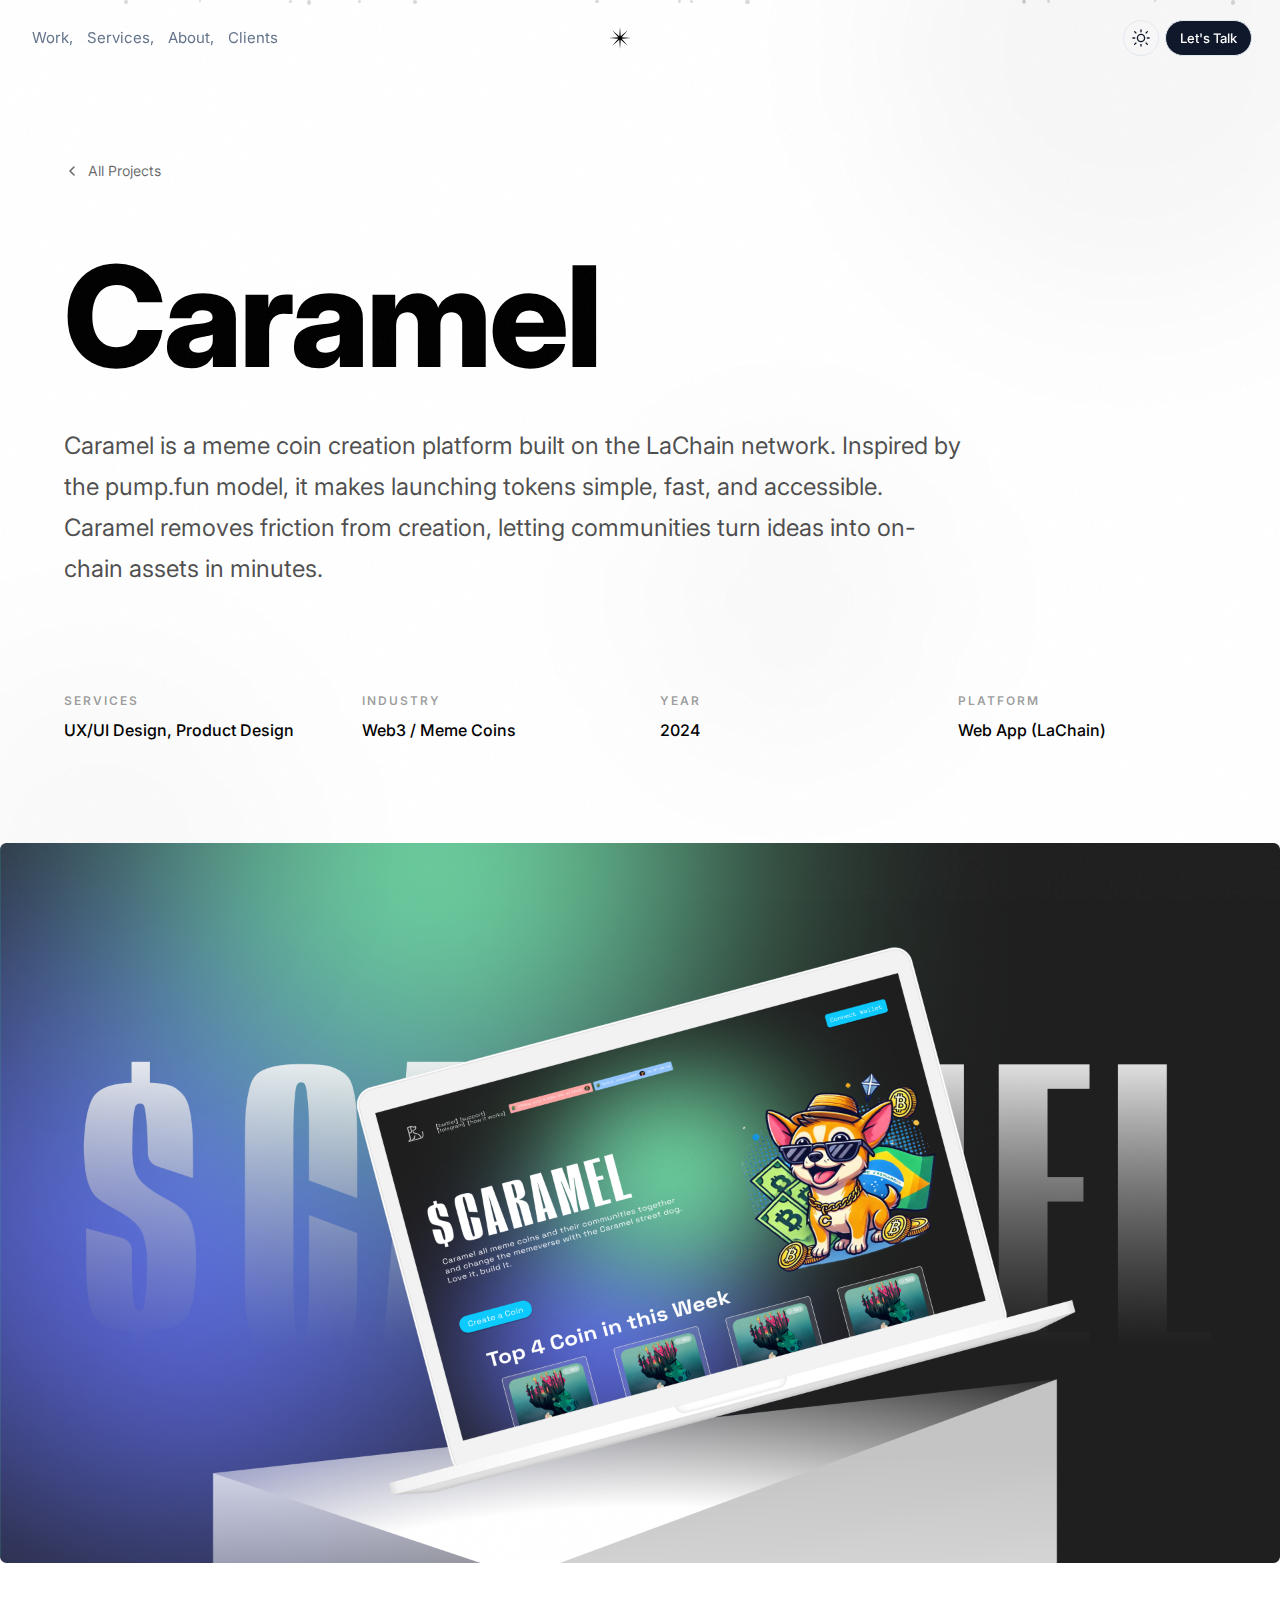
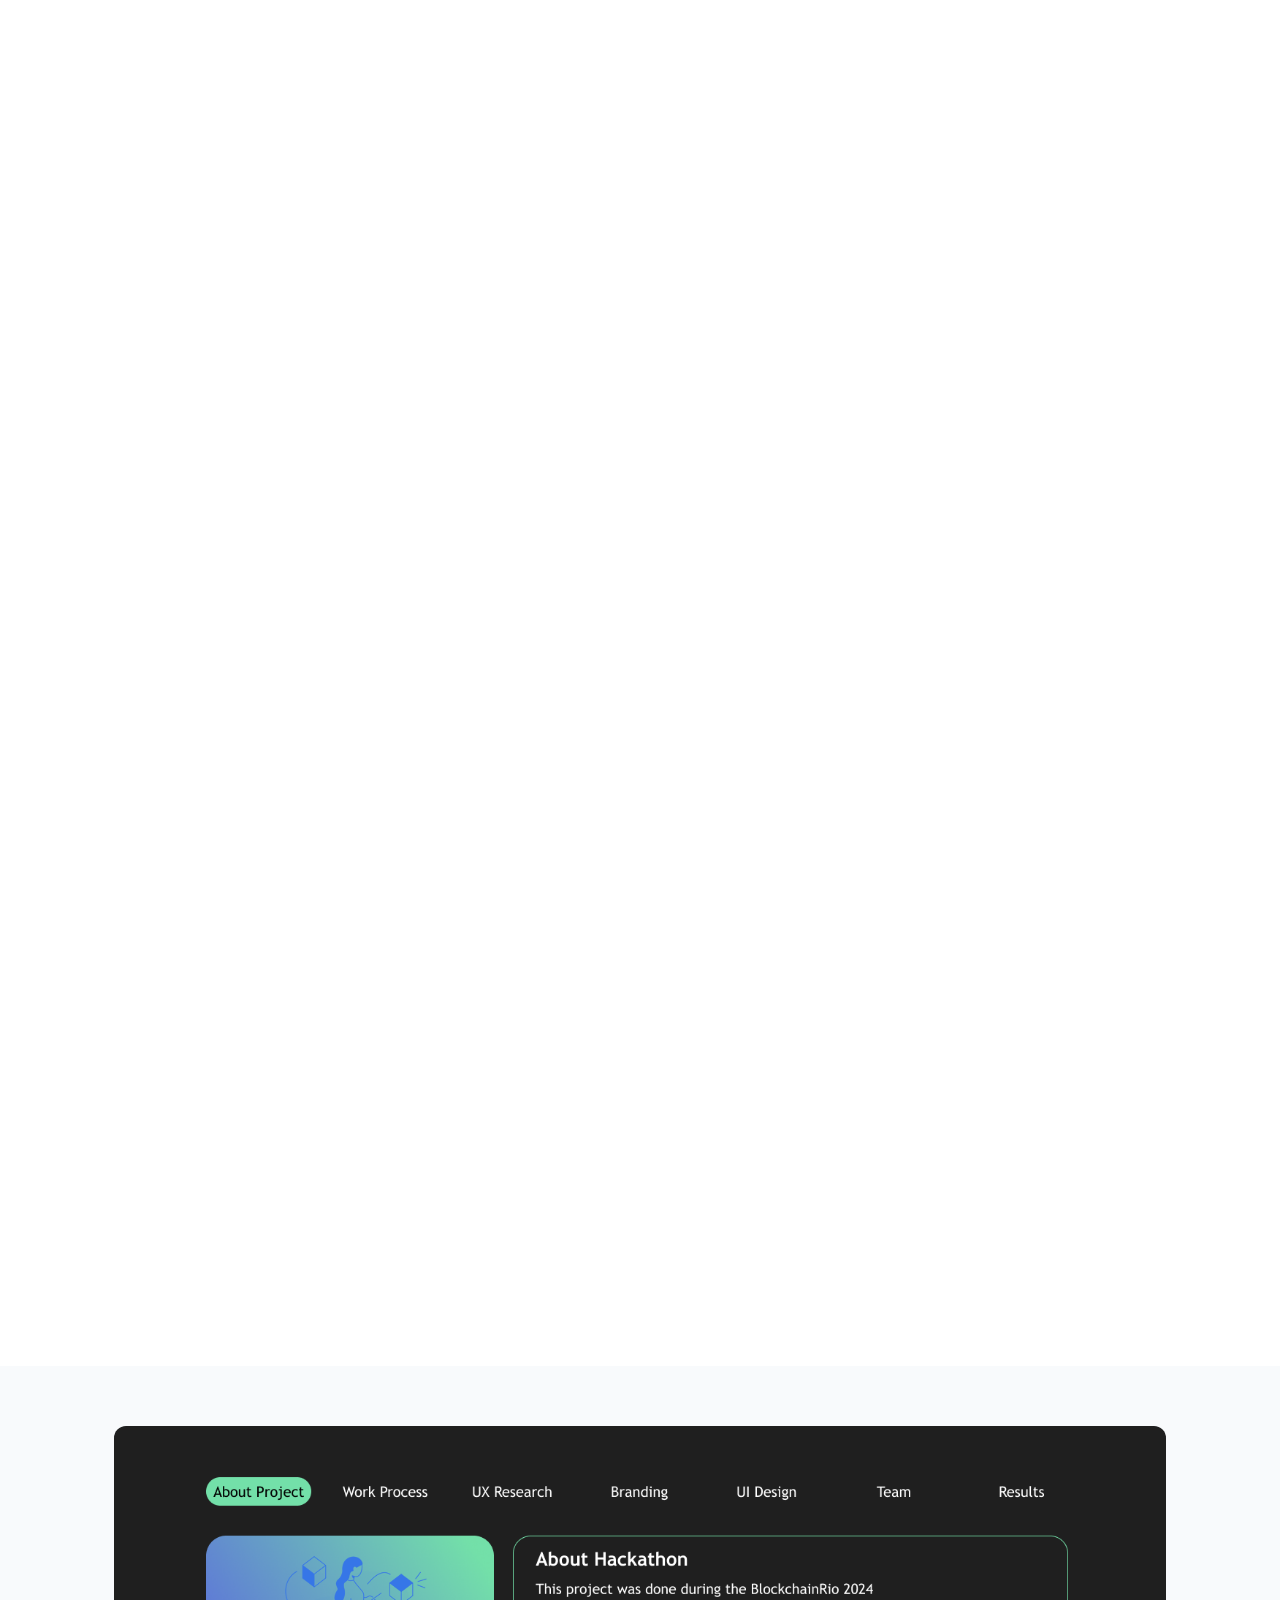
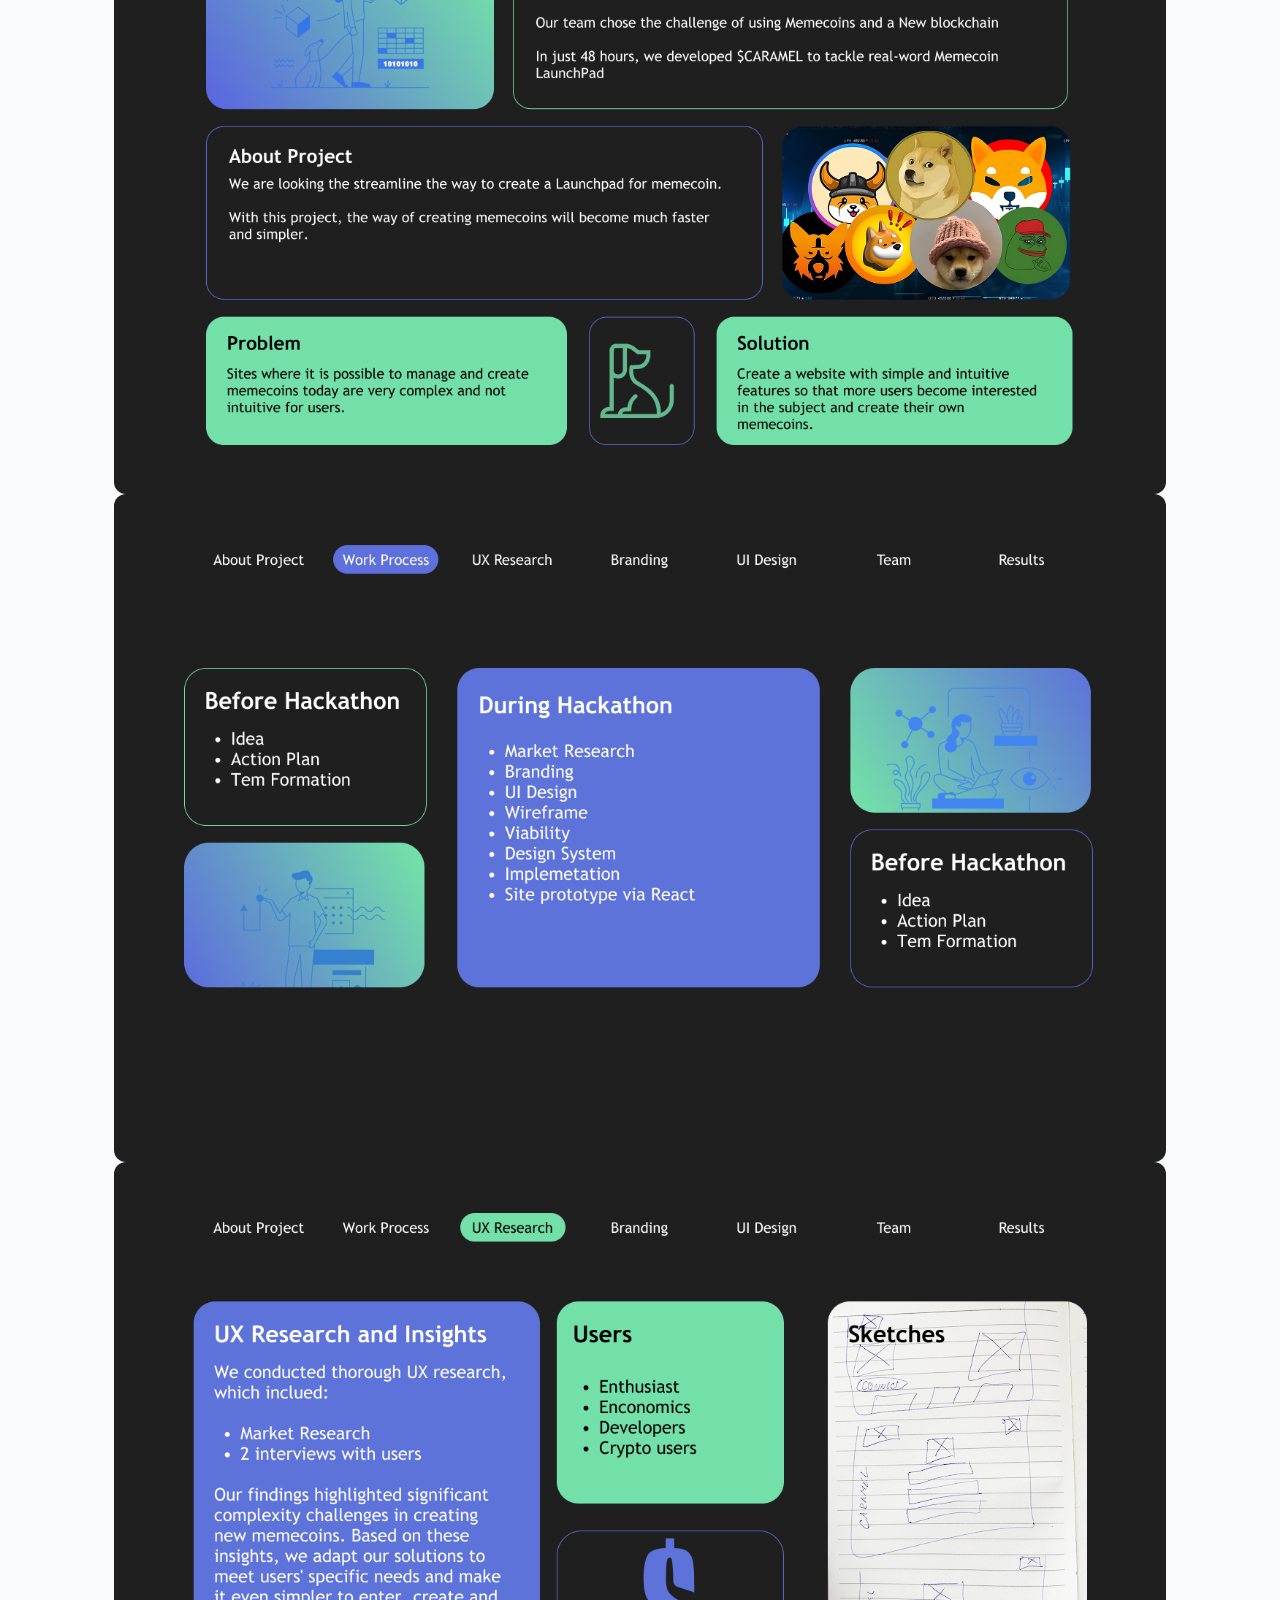
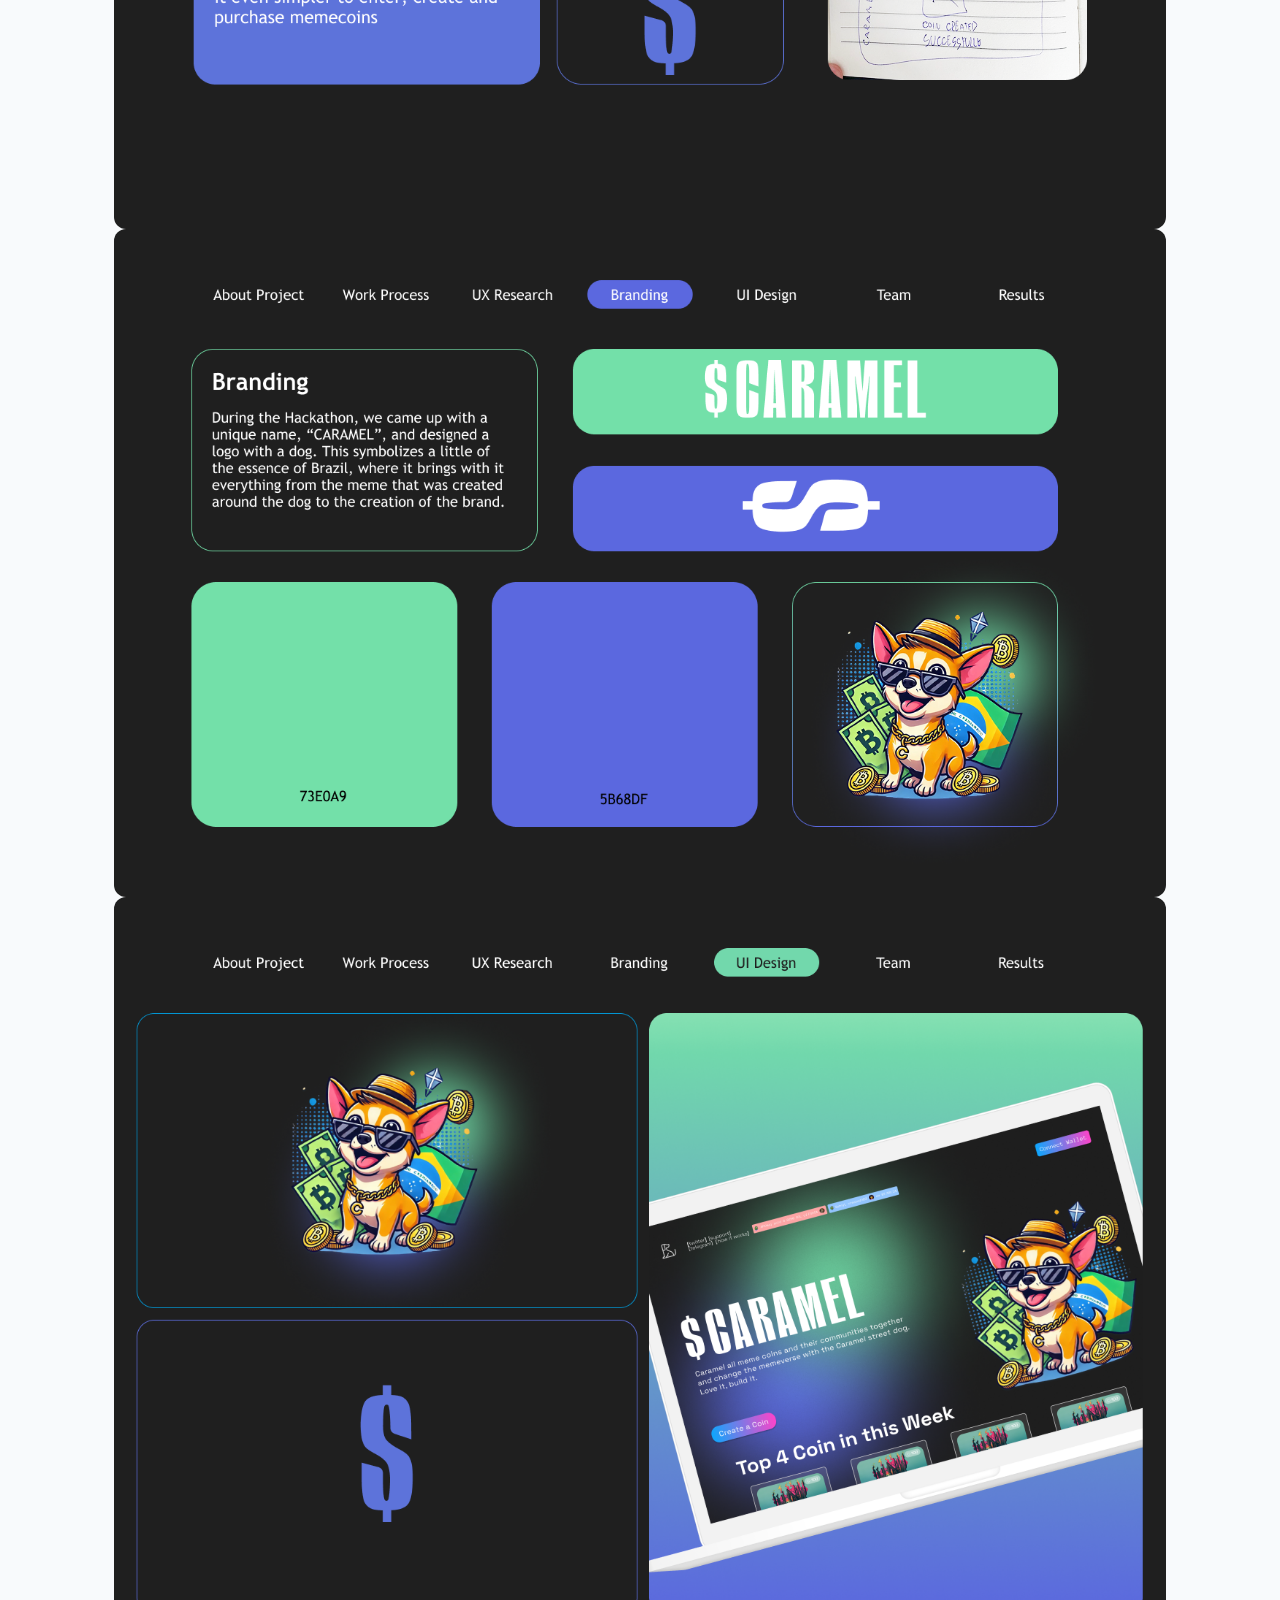
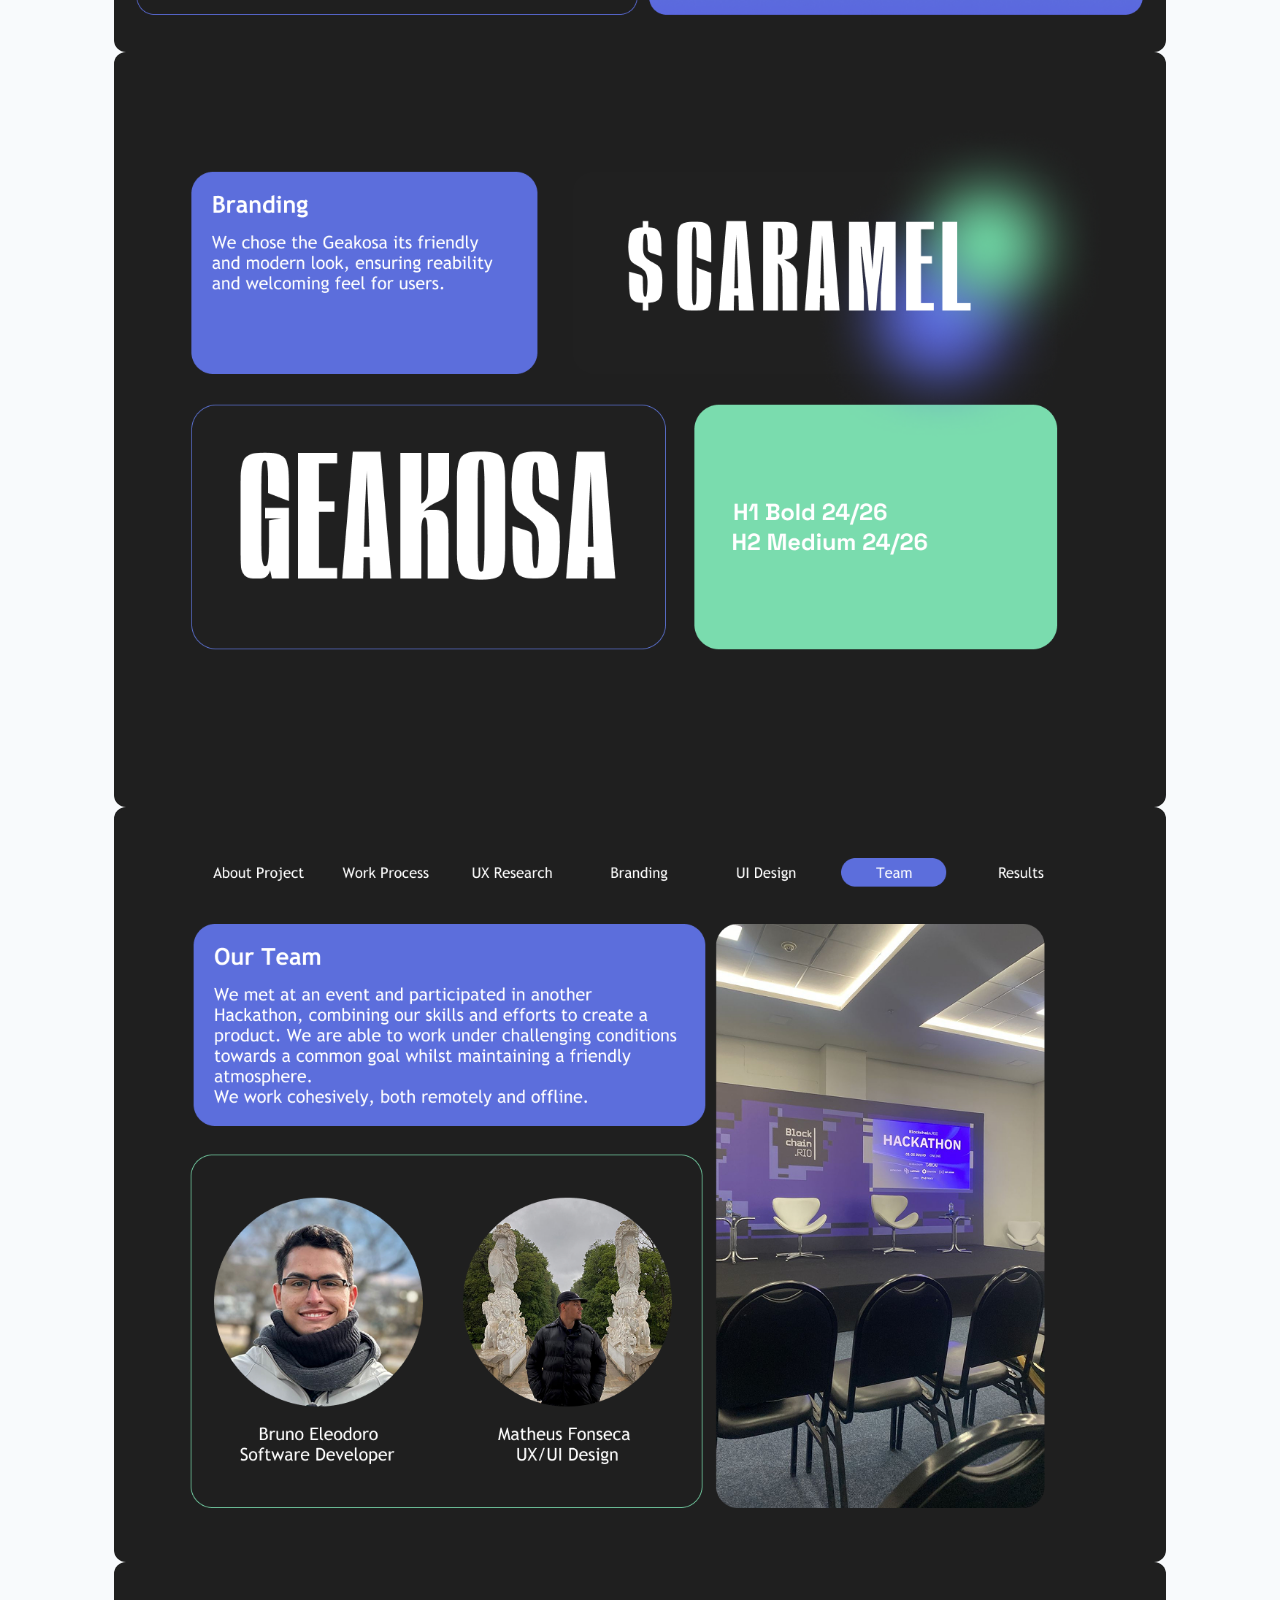
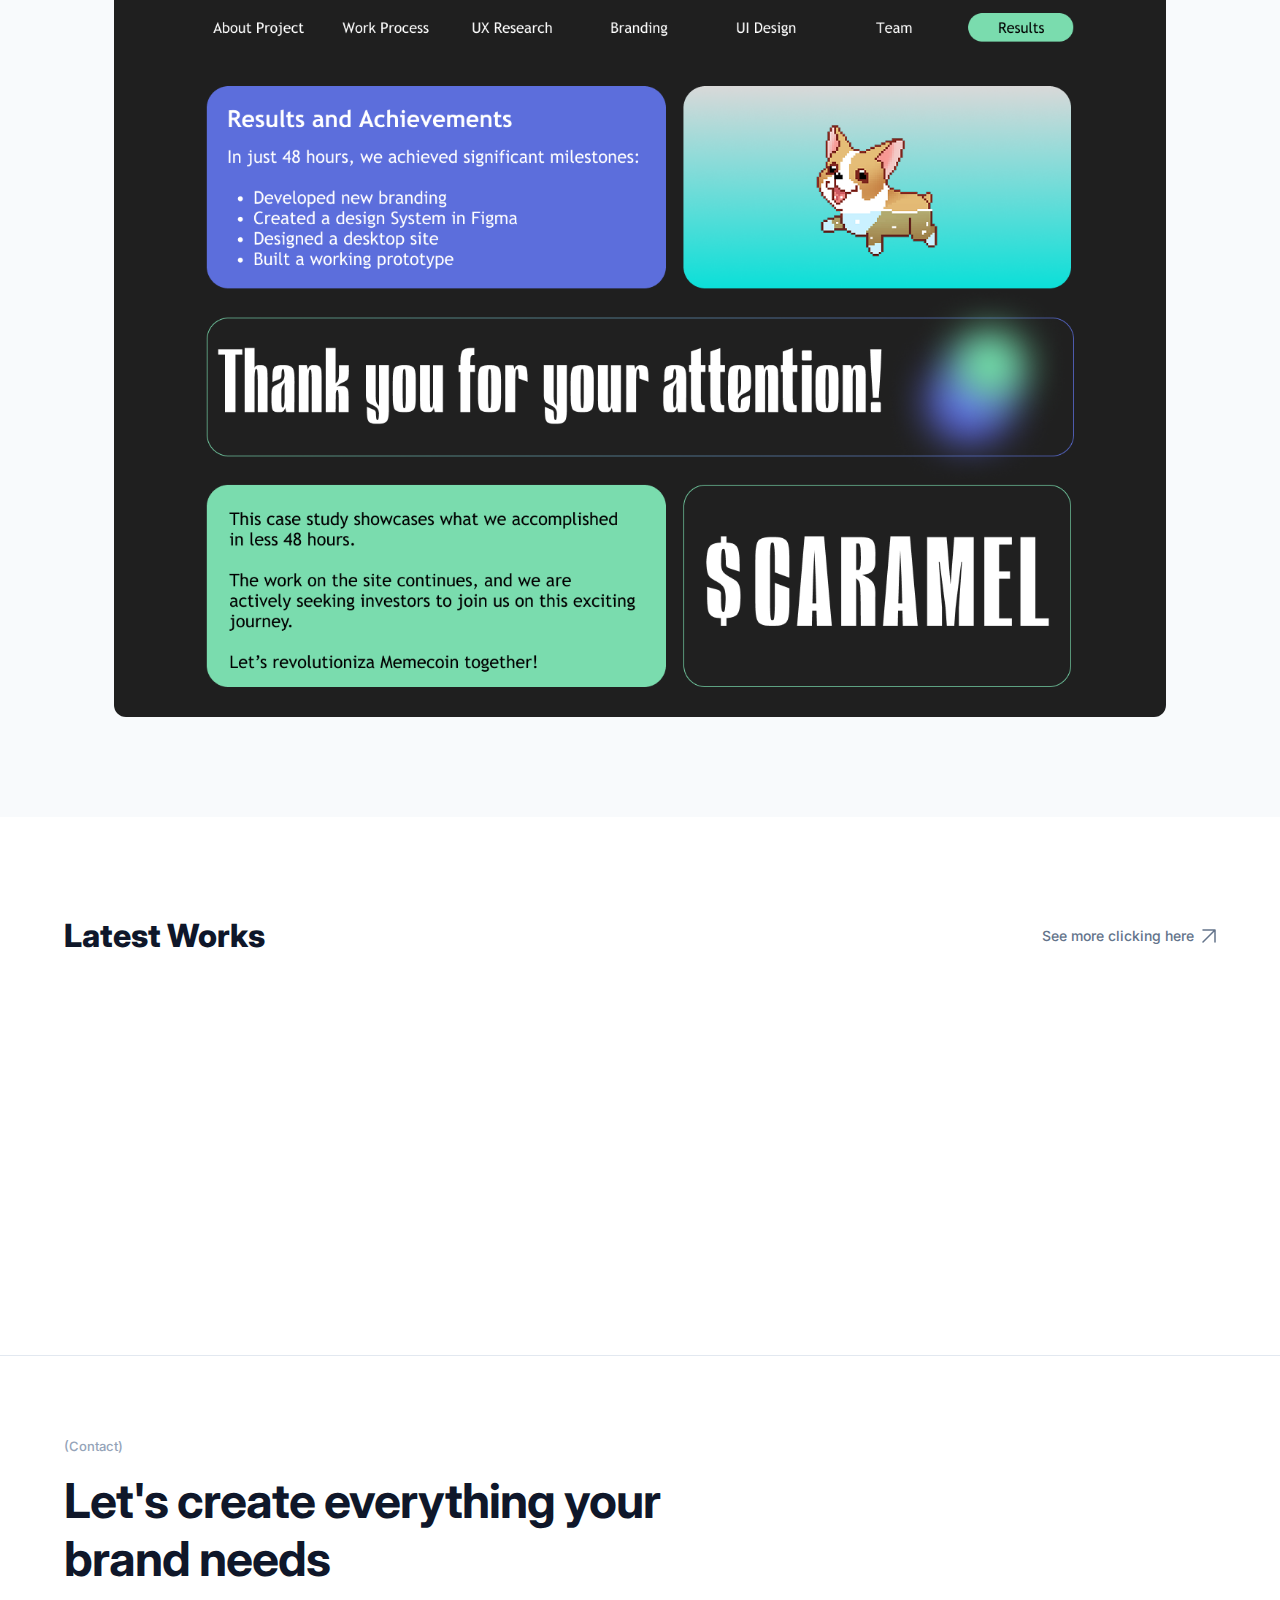
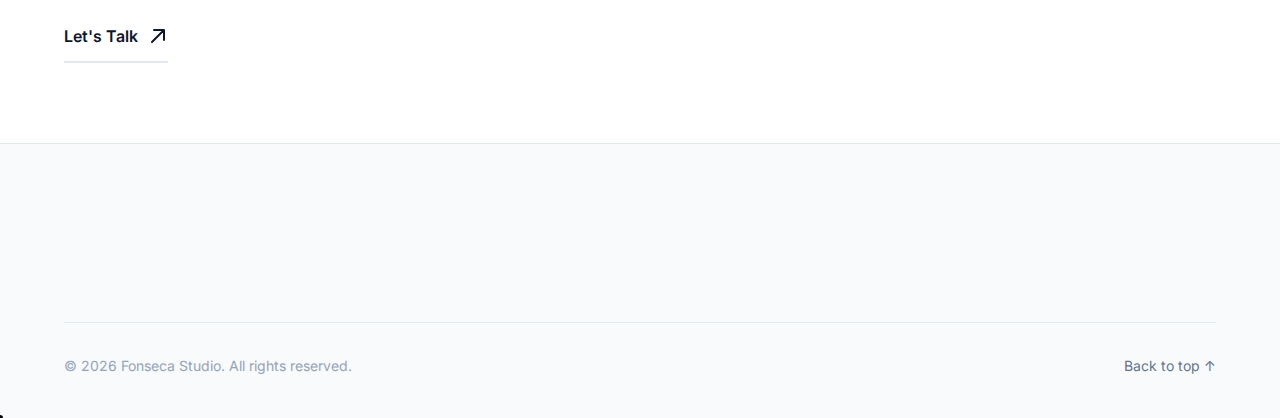
<file: project-caramel.html>
<!DOCTYPE html>
<html lang="en">
<head>
    <meta charset="UTF-8">
    <meta name="viewport" content="width=device-width, initial-scale=1.0">
    <title>Caramel - Fonseca Studio</title>
    <meta name="description" content="Fintech solution for seamless payments and financial management with a focus on user experience.">
    <link rel="icon" type="image/png" href="Logo-fonseca.png">
    <link rel="apple-touch-icon" href="Logo-fonseca.png">
    <link rel="stylesheet" href="styles.css">
    <link rel="preconnect" href="https://fonts.googleapis.com">
    <link rel="preconnect" href="https://fonts.gstatic.com" crossorigin>
    <link href="https://fonts.googleapis.com/css2?family=Inter:wght@300;400;500;600;700;800;900&display=swap" rel="stylesheet">
</head>
<body>
    <!-- Navigation -->
    <nav class="navbar navbar-dark">
        <div class="nav-container">
            <div class="nav-left">
                <a href="index.html#work" class="nav-link">Work,</a>
                <a href="index.html#services" class="nav-link">Services,</a>
                <a href="index.html#about" class="nav-link">About,</a>
                <a href="index.html#testimonials" class="nav-link">Clients</a>
            </div>
            
            <div class="nav-logo">
                <a href="index.html">
                    <img src="Logo black.svg" alt="Fonseca Studio" class="nav-logo-img logo-light">
                    <img src="logo white.svg" alt="Fonseca Studio" class="nav-logo-img logo-dark">
                </a>
            </div>
            
            <div class="nav-right">
                <button class="dark-mode-toggle" id="darkModeToggle" aria-label="Toggle dark mode">
                    <svg class="icon-sun" width="18" height="18" viewBox="0 0 20 20" fill="none">
                        <path d="M10 3V1M10 19V17M17 10H19M1 10H3M15.657 4.343L17.071 2.929M2.929 17.071L4.343 15.657M15.657 15.657L17.071 17.071M2.929 2.929L4.343 4.343M14 10C14 12.2091 12.2091 14 10 14C7.79086 14 6 12.2091 6 10C6 7.79086 7.79086 6 10 6C12.2091 6 14 7.79086 14 10Z" stroke="currentColor" stroke-width="1.5" stroke-linecap="round" stroke-linejoin="round"/>
                    </svg>
                    <svg class="icon-moon" width="18" height="18" viewBox="0 0 20 20" fill="none">
                        <path d="M17.293 13.293A8 8 0 016.707 2.707a8.001 8.001 0 1010.586 10.586z" stroke="currentColor" stroke-width="1.5" stroke-linecap="round" stroke-linejoin="round"/>
                    </svg>
                </button>
                <a href="index.html#contact" class="nav-cta">Let's Talk</a>
                <button class="mobile-menu-toggle" aria-label="Toggle menu">
                    <span></span>
                    <span></span>
                </button>
            </div>
        </div>
        
        <!-- Mobile Menu -->
        <div class="mobile-menu">
            <div class="mobile-menu-links">
                <a href="index.html#work" class="mobile-link">Work</a>
                <a href="index.html#services" class="mobile-link">Services</a>
                <a href="index.html#about" class="mobile-link">About</a>
                <a href="index.html#testimonials" class="mobile-link">Clients</a>
                <a href="index.html#contact" class="mobile-link mobile-cta">Let's Talk</a>
            </div>
        </div>
    </nav>

    <!-- Project Hero -->
    <section class="project-hero">
        <div class="container">
            <a href="projects.html" class="back-link back-link-light">
                <svg width="16" height="16" viewBox="0 0 16 16" fill="none">
                    <path d="M10 12L6 8L10 4" stroke="currentColor" stroke-width="1.5" stroke-linecap="round" stroke-linejoin="round"/>
                </svg>
                <span>All Projects</span>
            </a>
            
            <h1 class="project-hero-title">Caramel</h1>
            
            <p class="project-hero-description">
                Caramel is a meme coin creation platform built on the LaChain network. Inspired by the pump.fun model, it makes launching tokens simple, fast, and accessible. Caramel removes friction from creation, letting communities turn ideas into on-chain assets in minutes.
            </p>

            <div class="project-meta-grid">
                <div class="meta-block">
                    <span class="meta-label">Services</span>
                    <span class="meta-value">UX/UI Design, Product Design</span>
                </div>
                <div class="meta-block">
                    <span class="meta-label">Industry</span>
                    <span class="meta-value">Web3 / Meme Coins</span>
                </div>
                <div class="meta-block">
                    <span class="meta-label">Year</span>
                    <span class="meta-value">2024</span>
                </div>
                <div class="meta-block">
                    <span class="meta-label">Platform</span>
                    <span class="meta-value">Web App (LaChain)</span>
                </div>
            </div>
        </div>
    </section>

    <!-- Project Cover Image -->
    <section class="project-cover">
        <div class="project-cover-image">
            <img src="Caramel/Cover/Cover Caramel Hero cover.png" alt="Caramel Project Cover" class="cover-img">
        </div>
    </section>

    <!-- Project Content -->
    <section class="project-content">
        <div class="container">
            <div class="content-grid">
                <!-- Project Description -->
                <div class="content-section">
                    <h2 class="content-title">Project Description</h2>
                    <div class="content-text">
                        <p>Caramel is a meme coin creation platform built on the LaChain network, inspired by the pump.fun model and designed to remove friction from token launches. The project was developed with one clear goal: make on-chain creation accessible to everyone. No complex steps, no technical barriers, no unnecessary decisions.</p>
                        <p>Caramel focuses on a simple and intuitive UX, where users can create, launch, and interact with meme coins in just a few clicks. Every flow was carefully designed to feel lightweight, fast, and understandable, even for users with no prior blockchain experience. From the interface to the smart contract interaction, the development prioritizes clarity, transparency, and speed.</p>
                        <p>The platform abstracts complexity without hiding how things work, creating a balance between simplicity and trust. Caramel is not just about launching tokens, it's about enabling communities to turn ideas into on-chain assets effortlessly.</p>
                    </div>
                </div>

                <!-- Project Details -->
                <div class="content-section">
                    <h2 class="content-title">Project Details</h2>
                    <ul class="details-list">
                        <li>End-to-end UX/UI design for meme coin creation platform</li>
                        <li>Simplified token launch flow reducing steps to minimal clicks</li>
                        <li>Intuitive interface designed for users with no blockchain experience</li>
                        <li>Smart contract interaction abstracted into clear, visual feedback</li>
                        <li>Real-time token tracking and trading interface</li>
                        <li>Community features enabling social interaction around tokens</li>
                        <li>Wallet connection flow optimized for speed and clarity</li>
                        <li>Responsive design ensuring seamless experience across devices</li>
                        <li>Visual system balancing playfulness with trust and transparency</li>
                        <li>Built on LaChain network with gas-efficient interactions</li>
                    </ul>
                </div>

                <!-- File Under -->
                <div class="content-section">
                    <h2 class="content-title">File Under</h2>
                    <div class="file-under-tags">
                        <span>Web3</span>
                        <span>DeFi</span>
                        <span>Meme Coins</span>
                        <span>Token Launch</span>
                        <span>Blockchain</span>
                        <span>UX Design</span>
                        <span>Product Design</span>
                        <span>LaChain</span>
                    </div>
                </div>
            </div>
        </div>
    </section>

    <!-- Project Gallery -->
    <section class="project-gallery">
        <div class="gallery-full">
            <img src="Caramel/1.png" alt="Caramel Image 1" class="gallery-img">
        </div>
        <div class="gallery-full">
            <img src="Caramel/2.png" alt="Caramel Image 2" class="gallery-img">
        </div>
        <div class="gallery-full">
            <img src="Caramel/3.png" alt="Caramel Image 3" class="gallery-img">
        </div>
        <div class="gallery-full">
            <img src="Caramel/4.png" alt="Caramel Image 4" class="gallery-img">
        </div>
        <div class="gallery-full">
            <img src="Caramel/5.png" alt="Caramel Image 5" class="gallery-img">
        </div>
        <div class="gallery-full">
            <img src="Caramel/6.png" alt="Caramel Image 6" class="gallery-img">
        </div>
        <div class="gallery-full">
            <img src="Caramel/7.png" alt="Caramel Image 7" class="gallery-img">
        </div>
        <div class="gallery-full">
            <img src="Caramel/8.png" alt="Caramel Image 8" class="gallery-img">
        </div>
    </section>

    <!-- Related Projects -->
    <section class="related-projects">
        <div class="container">
            <div class="related-header">
                <h2>Latest Works</h2>
                <a href="projects.html" class="see-more-link">
                    See more clicking here
                    <svg width="14" height="14" viewBox="0 0 14 14" fill="none">
                        <path d="M1 13L13 1M13 1H1M13 1V13" stroke="currentColor" stroke-width="1.5" stroke-linecap="round" stroke-linejoin="round"/>
                    </svg>
                </a>
            </div>
            
            <div class="related-grid">
                <a href="project-transparent-space.html" class="related-card">
                    <div class="related-image">
                        <img src="Cover transparent product main page.png" alt="Transparent.space" class="related-img">
                    </div>
                    <div class="related-info">
                        <span class="related-name">Transparent.space</span>
                        <span class="related-location">(Product Design)</span>
                    </div>
                </a>
                <a href="project-transparent-space-brand.html" class="related-card">
                    <div class="related-image">
                        <img src="Cover transparent main page.png" alt="Transparent.space" class="related-img">
                    </div>
                    <div class="related-info">
                        <span class="related-name">Transparent.space</span>
                        <span class="related-location">(Branding)</span>
                    </div>
                </a>
                <a href="project-hedgehog.html" class="related-card">
                    <div class="related-image">
                        <img src="Hedgehog /Hedgehog/Cover Hedgehog main page.png" alt="Hedgehog" class="related-img">
                    </div>
                    <div class="related-info">
                        <span class="related-name">Hedgehog</span>
                        <span class="related-location">(Web3)</span>
                    </div>
                </a>
                <a href="project-picnic.html" class="related-card">
                    <div class="related-image">
                        <img src="Cover Picnic main page.png" alt="Picnic" class="related-img">
                    </div>
                    <div class="related-info">
                        <span class="related-name">Picnic</span>
                        <span class="related-location">(Branding)</span>
                    </div>
                </a>
            </div>
        </div>
    </section>

    <!-- Contact CTA -->
    <section class="project-cta-minimal">
        <div class="container">
            <span class="cta-label-minimal">(Contact)</span>
            <h2 class="cta-title-minimal">Let's create everything your brand needs</h2>
            <a href="index.html#contact" class="cta-link-minimal">
                Let's Talk
                <svg width="20" height="20" viewBox="0 0 20 20" fill="none">
                    <path d="M4 16L16 4M16 4H6M16 4V14" stroke="currentColor" stroke-width="2" stroke-linecap="round" stroke-linejoin="round"/>
                </svg>
            </a>
        </div>
    </section>

    <!-- Footer -->
    <footer class="footer">
        <div class="container">
            <div class="footer-content">
                <div class="footer-brand">
                    <a href="index.html" class="footer-logo-link">
                        <img src="Logo-fonseca.png" alt="Fonseca Studio" class="footer-logo-img">
                    </a>
                    <p>Creating digital experiences that matter.</p>
                </div>
                <div class="footer-links">
                    <a href="index.html#work">Work</a>
                    <a href="index.html#services">Services</a>
                    <a href="index.html#about">About</a>
                    <a href="index.html#contact">Contact</a>
                </div>
                <div class="footer-social">
                    <a href="https://www.linkedin.com/in/maths-fonseca/" target="_blank" aria-label="LinkedIn">
                        <svg width="20" height="20" viewBox="0 0 24 24" fill="currentColor">
                            <path d="M20.447 20.452h-3.554v-5.569c0-1.328-.027-3.037-1.852-3.037-1.853 0-2.136 1.445-2.136 2.939v5.667H9.351V9h3.414v1.561h.046c.477-.9 1.637-1.85 3.37-1.85 3.601 0 4.267 2.37 4.267 5.455v6.286zM5.337 7.433c-1.144 0-2.063-.926-2.063-2.065 0-1.138.92-2.063 2.063-2.063 1.14 0 2.064.925 2.064 2.063 0 1.139-.925 2.065-2.064 2.065zm1.782 13.019H3.555V9h3.564v11.452zM22.225 0H1.771C.792 0 0 .774 0 1.729v20.542C0 23.227.792 24 1.771 24h20.451C23.2 24 24 23.227 24 22.271V1.729C24 .774 23.2 0 22.222 0h.003z"/>
                        </svg>
                    </a>
                    <a href="https://www.behance.net/maths-fonseca" target="_blank" aria-label="Behance">
                        <svg width="20" height="20" viewBox="0 0 24 24" fill="currentColor">
                            <path d="M22 7h-7v-2h7v2zm1.726 10c-.442 1.297-2.029 3-5.101 3-3.074 0-5.564-1.729-5.564-5.675 0-3.91 2.325-5.92 5.466-5.92 3.082 0 4.964 1.782 5.375 4.426.078.506.109 1.188.095 2.14h-8.027c.13 3.211 3.483 3.312 4.588 2.029h3.168zm-7.686-4h4.965c-.105-1.547-1.136-2.219-2.477-2.219-1.466 0-2.277.768-2.488 2.219zm-9.574 6.988h-6.466v-14.967h6.953c5.476.081 5.58 5.444 2.72 6.906 3.461 1.26 3.577 8.061-3.207 8.061zm-3.466-8.988h3.584c2.508 0 2.906-3-.312-3h-3.272v3zm3.391 3h-3.391v3.016h3.341c3.055 0 2.868-3.016.05-3.016z"/>
                        </svg>
                    </a>
                    <a href="https://x.com/0xFonseca" target="_blank" aria-label="Twitter">
                        <svg width="20" height="20" viewBox="0 0 24 24" fill="currentColor">
                            <path d="M18.244 2.25h3.308l-7.227 8.26 8.502 11.24H16.17l-5.214-6.817L4.99 21.75H1.68l7.73-8.835L1.254 2.25H8.08l4.713 6.231zm-1.161 17.52h1.833L7.084 4.126H5.117z"/>
                        </svg>
                    </a>
                </div>
            </div>
            <div class="footer-bottom">
                <p>&copy; <span id="current-year">2025</span> Fonseca Studio. All rights reserved.</p>
                <a href="#" class="back-to-top" onclick="window.scrollTo({top: 0, behavior: 'smooth'}); return false;">Back to top ↑</a>
            </div>
        </div>
    </footer>

    <script src="script.js"></script>
</body>
</html>
</file>
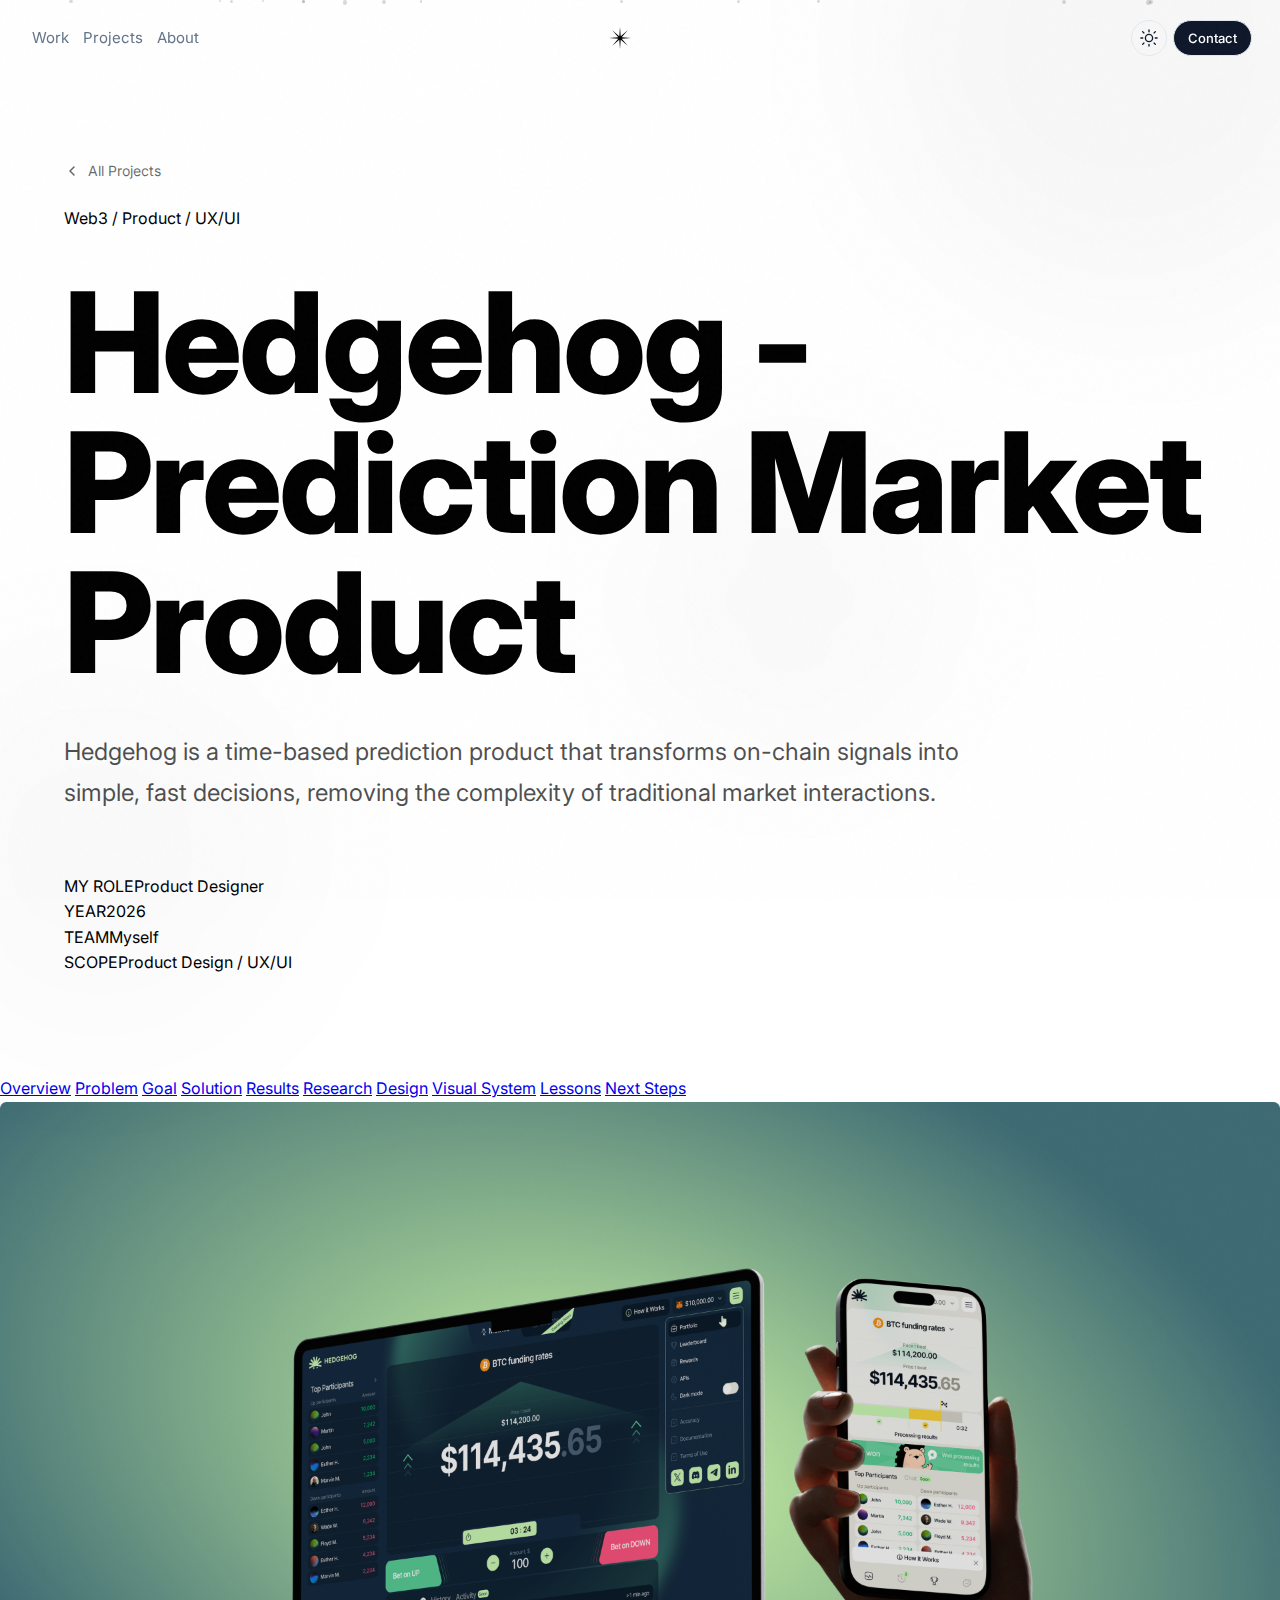
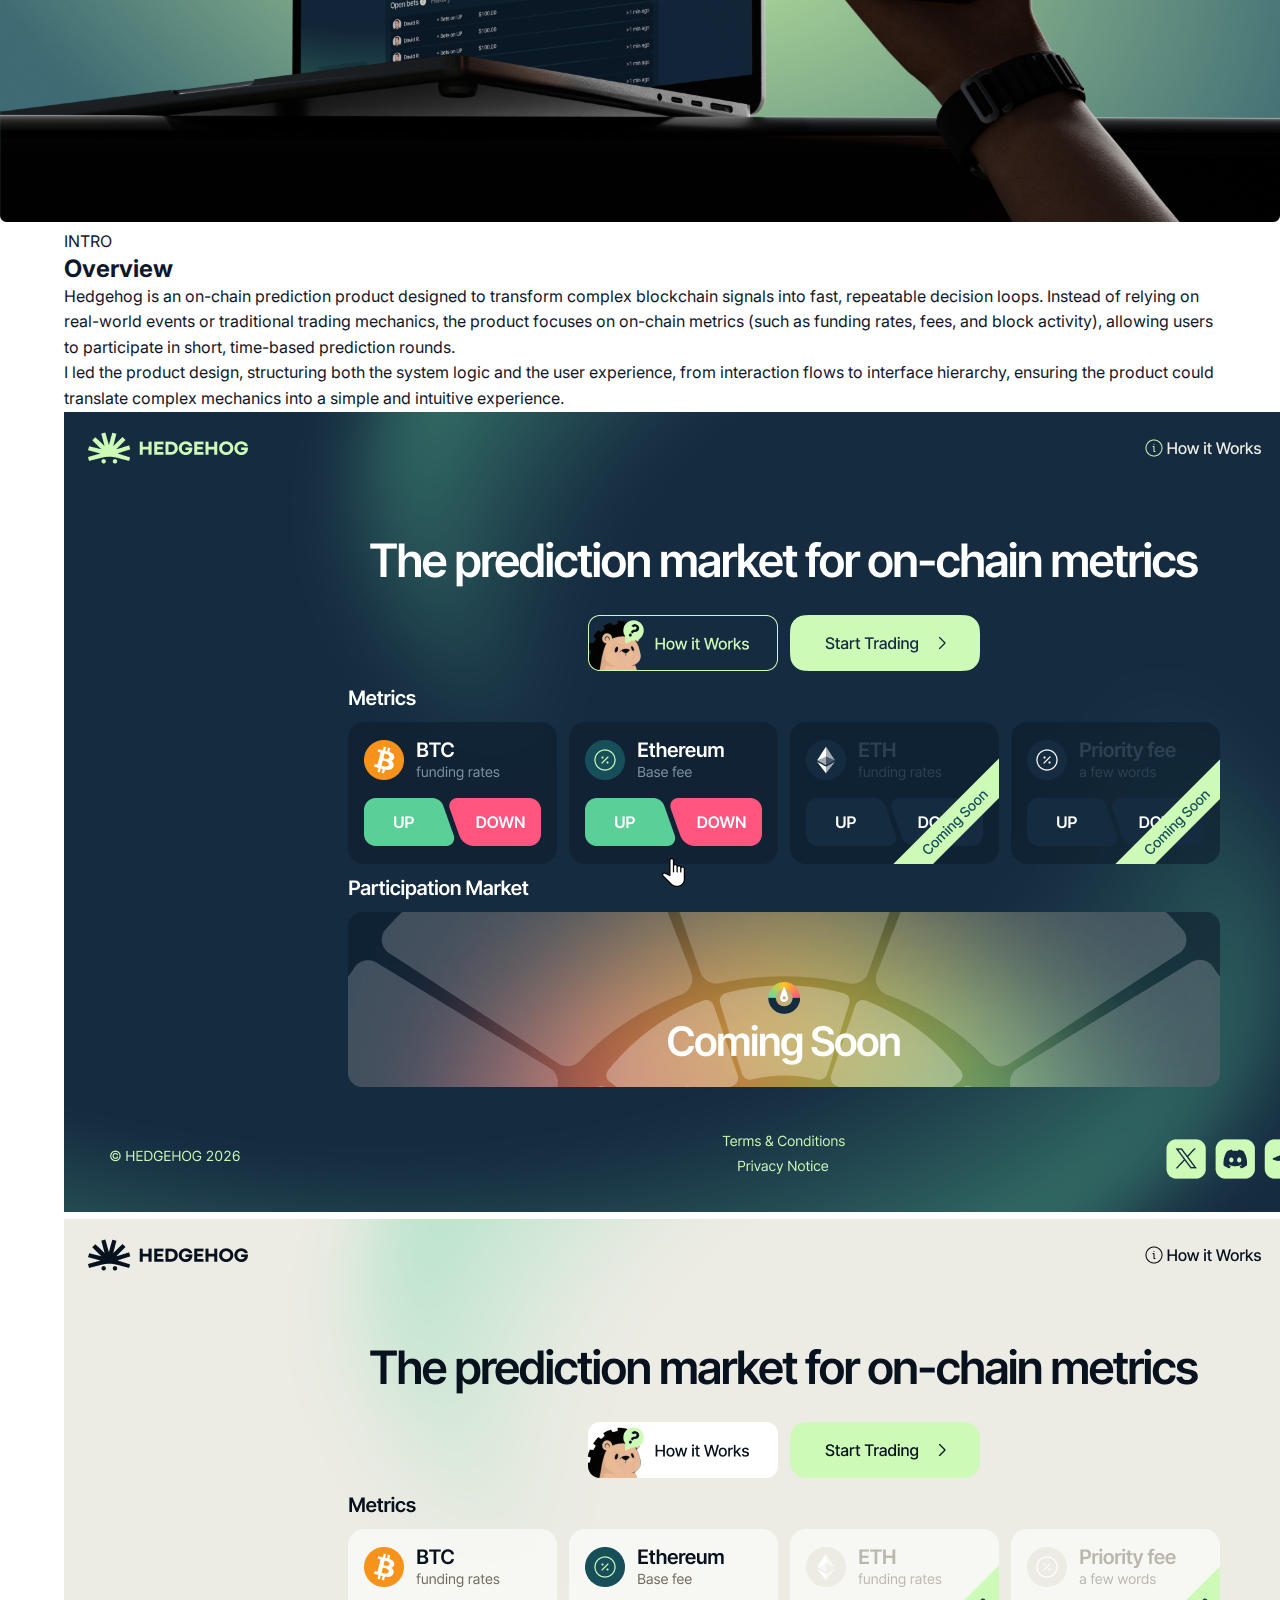
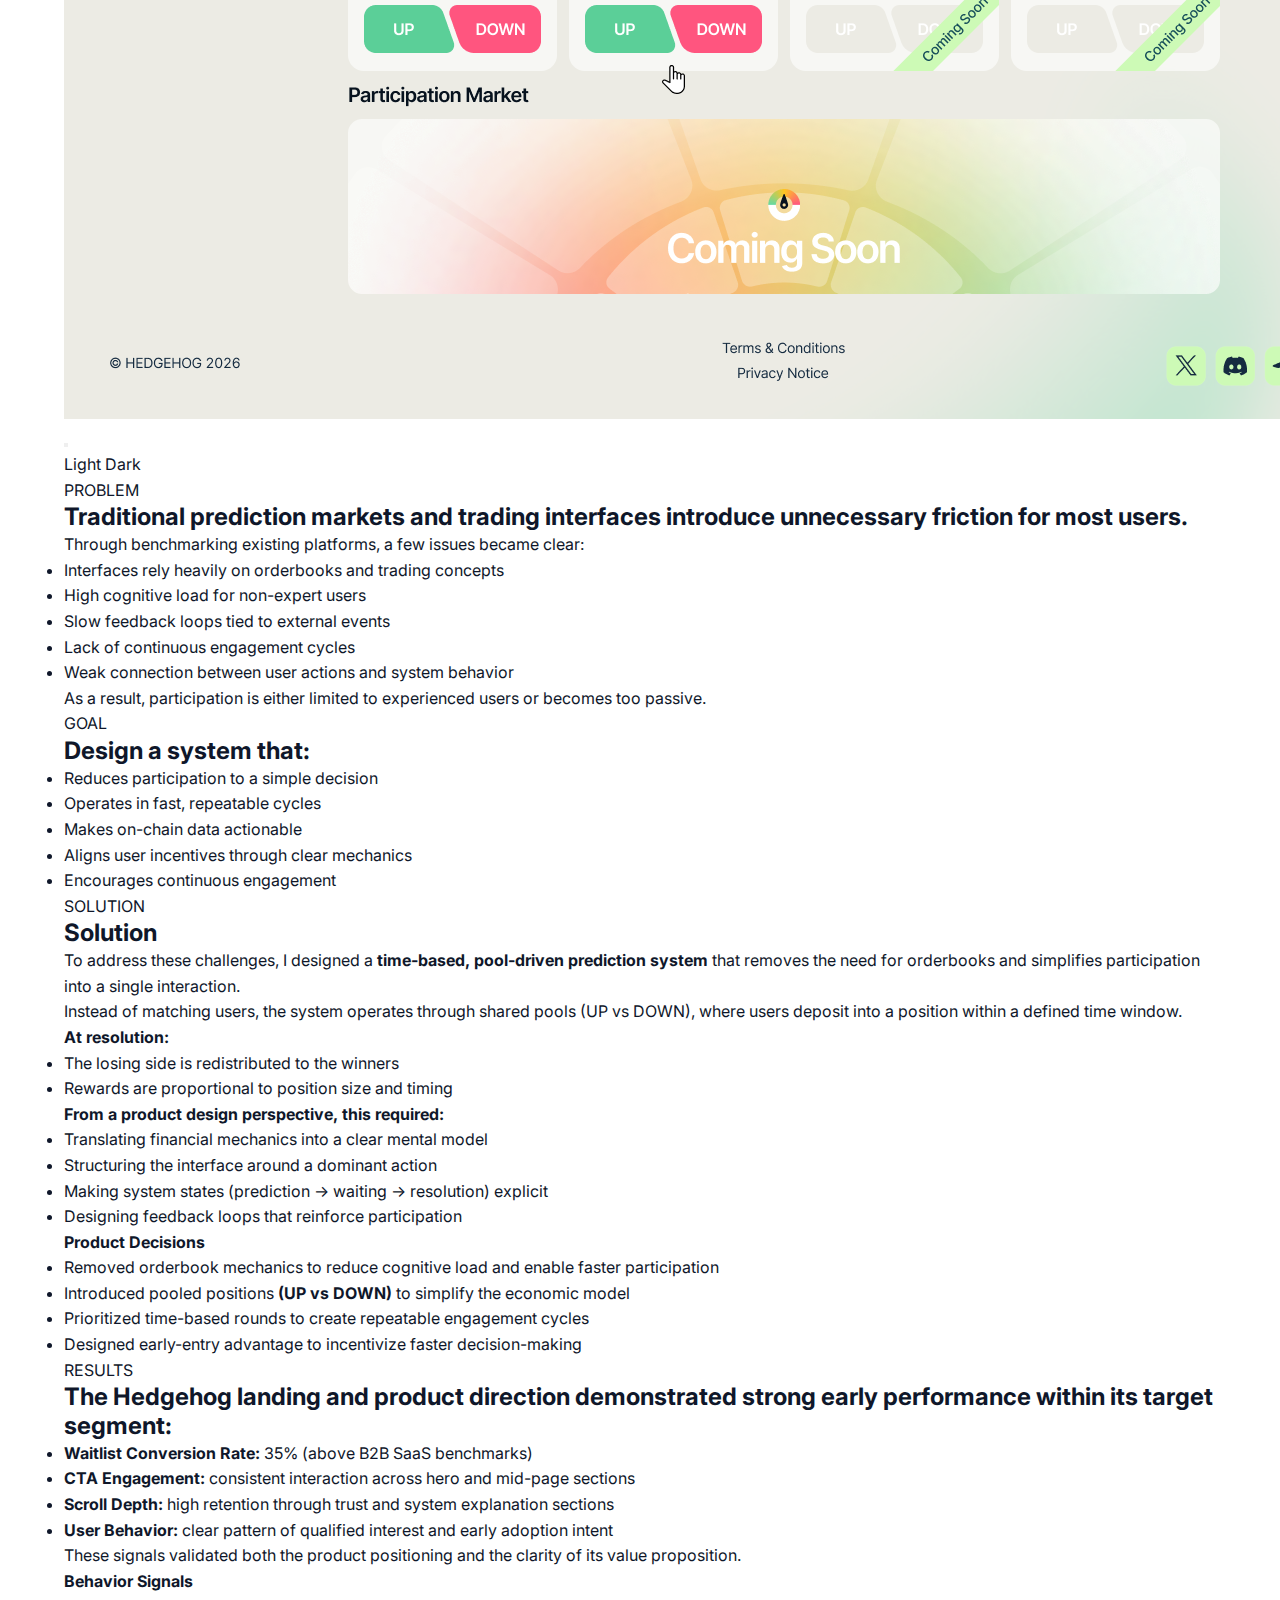
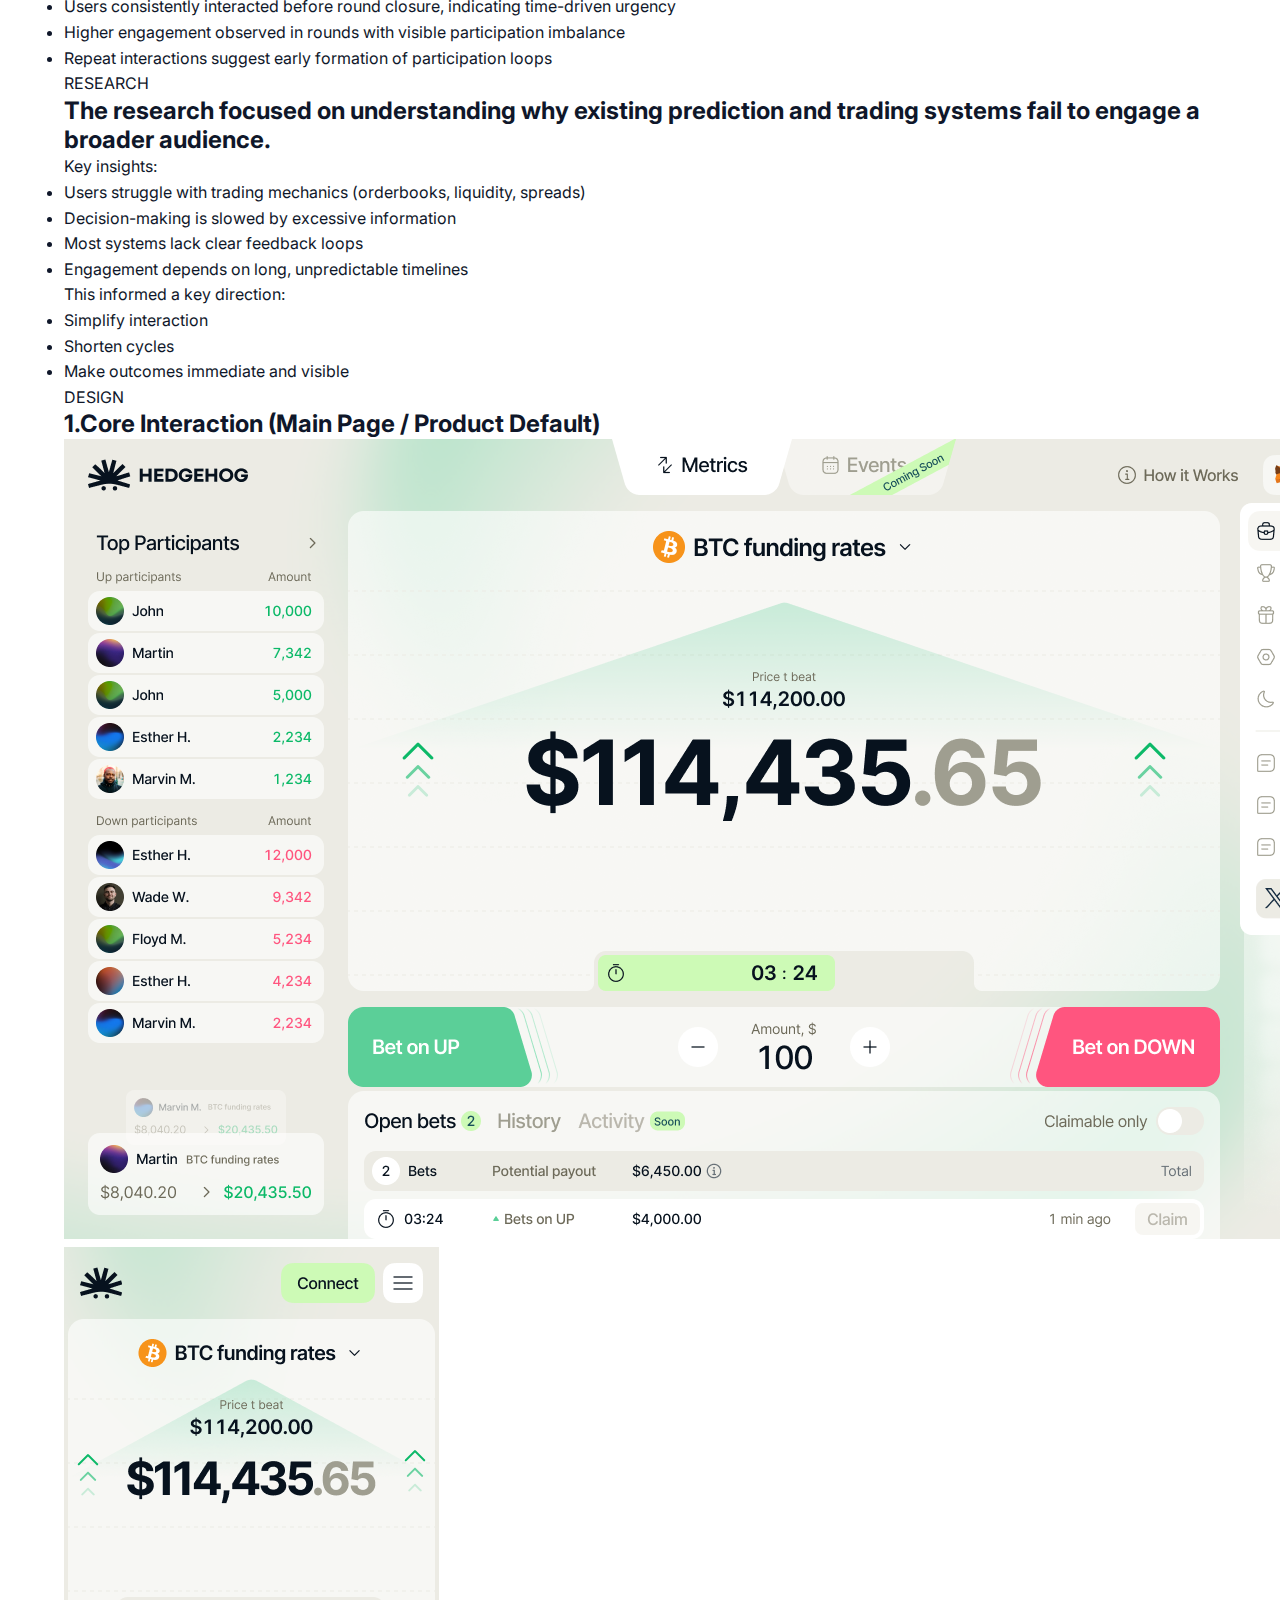
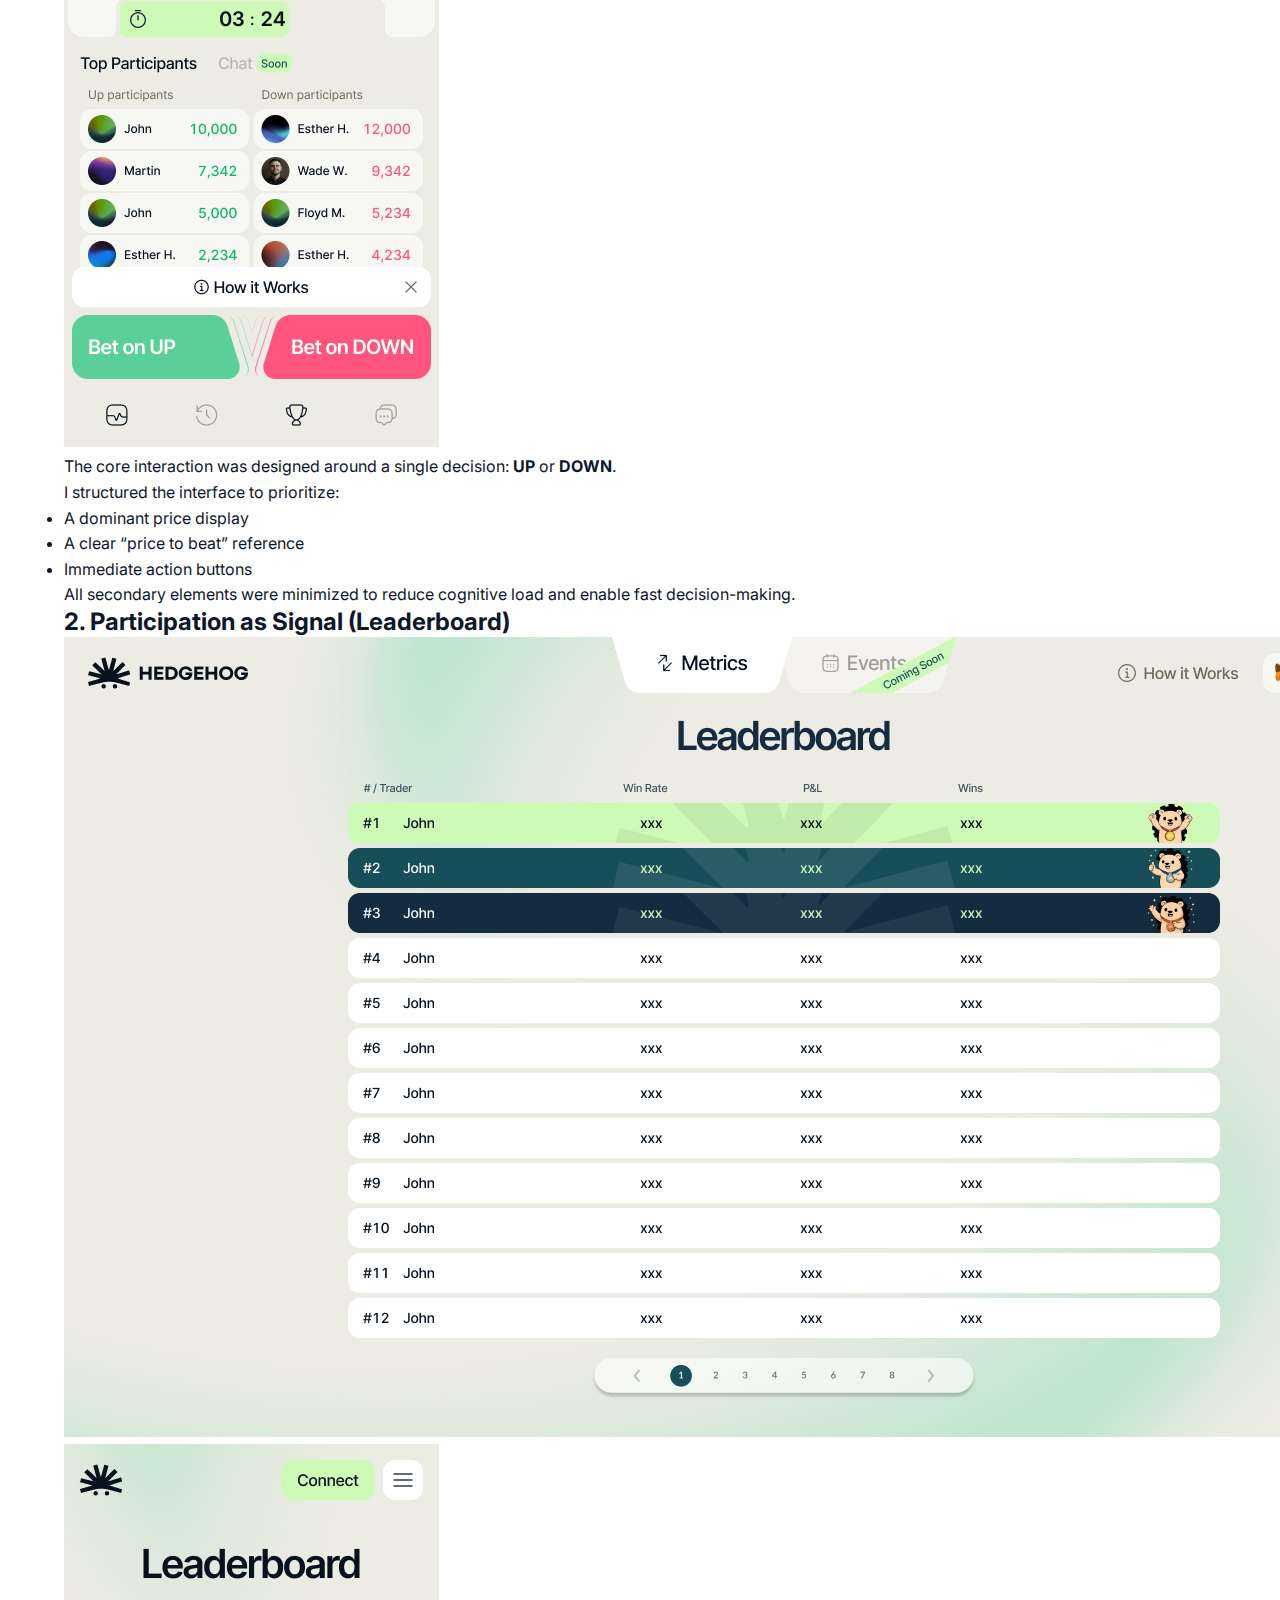
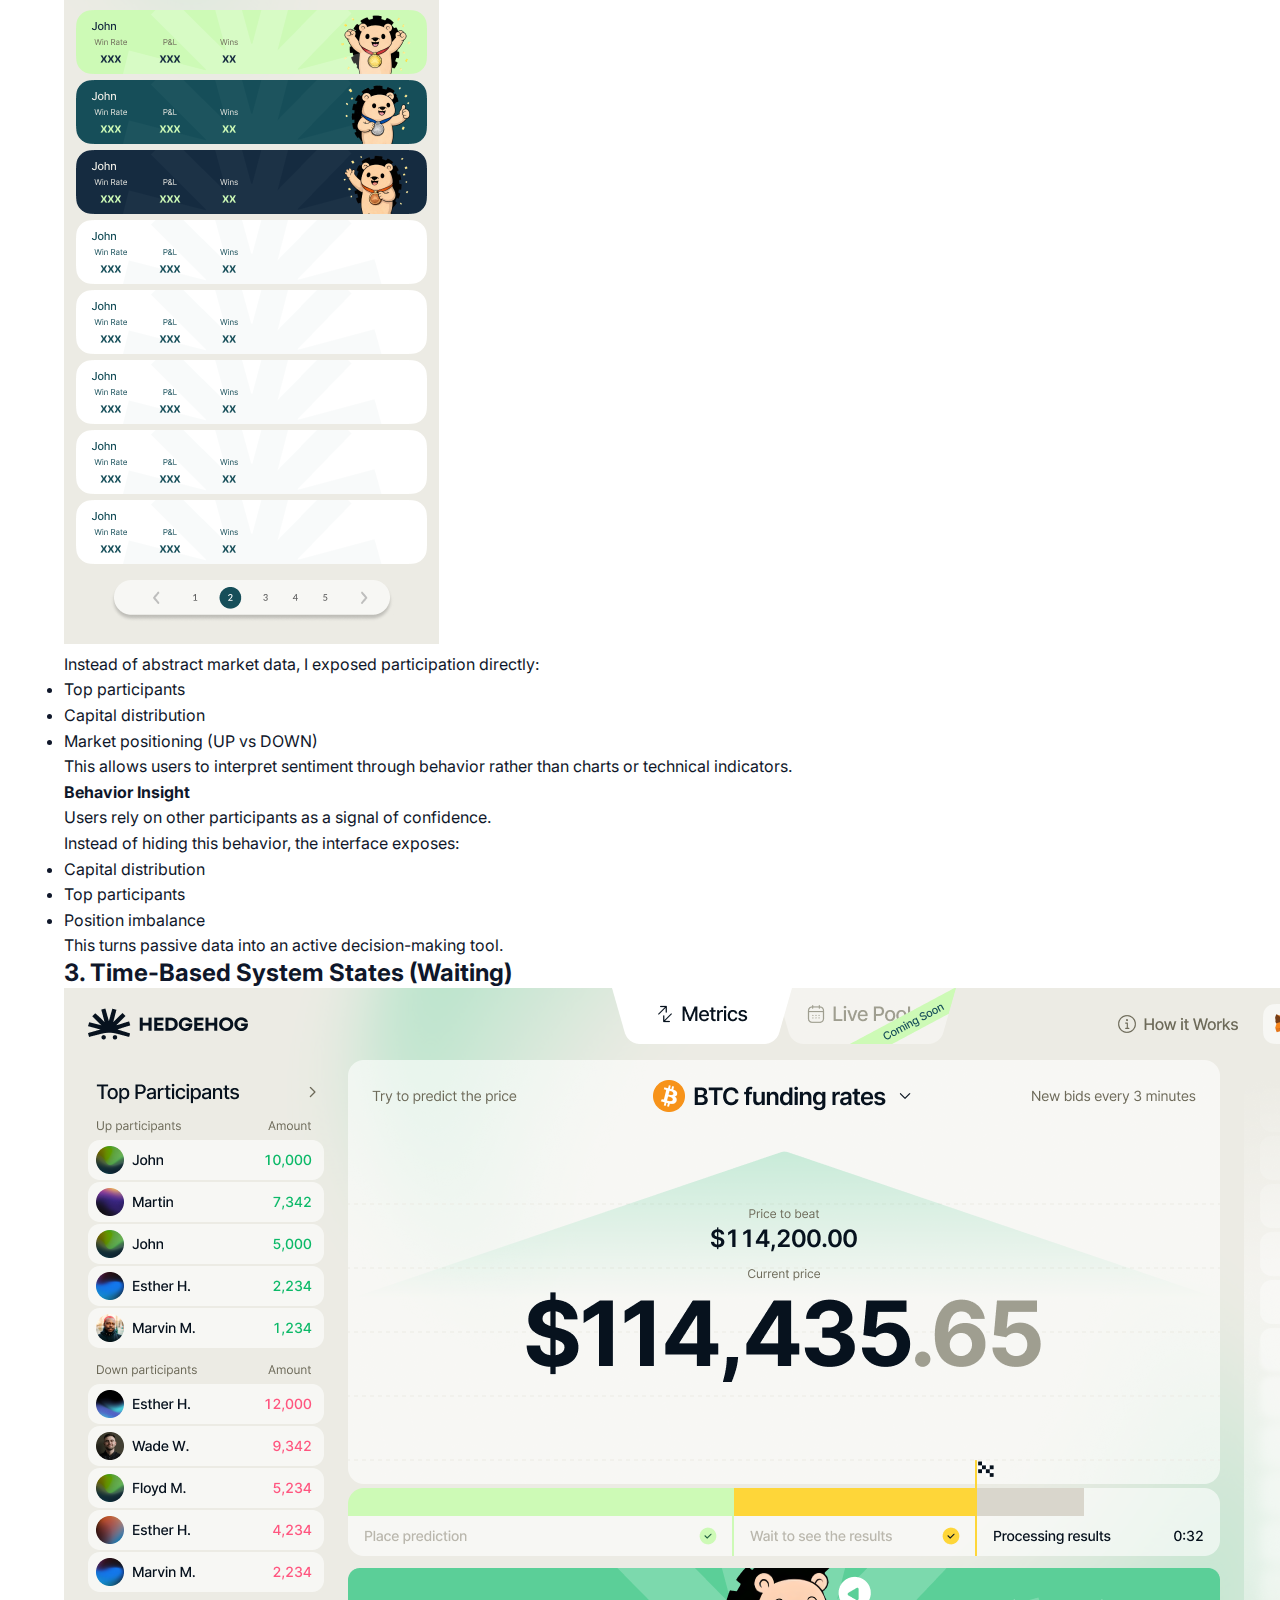
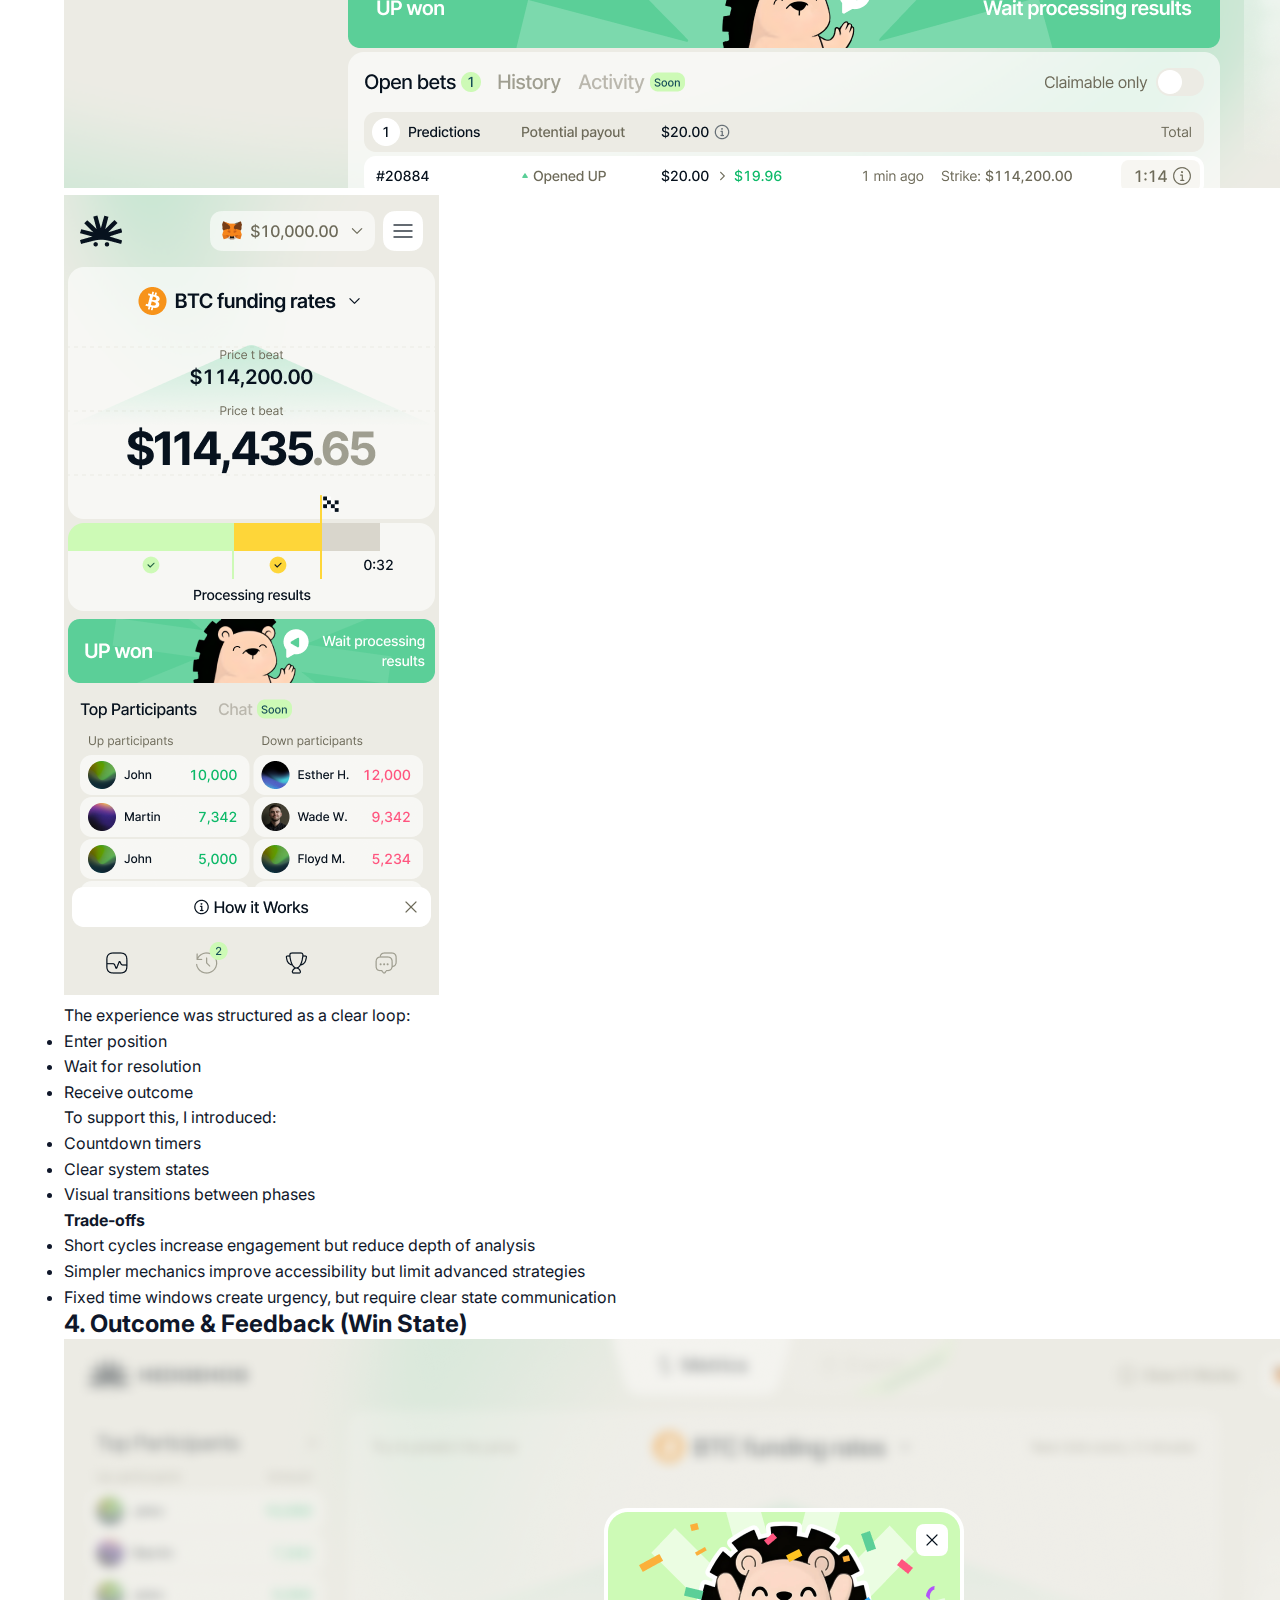
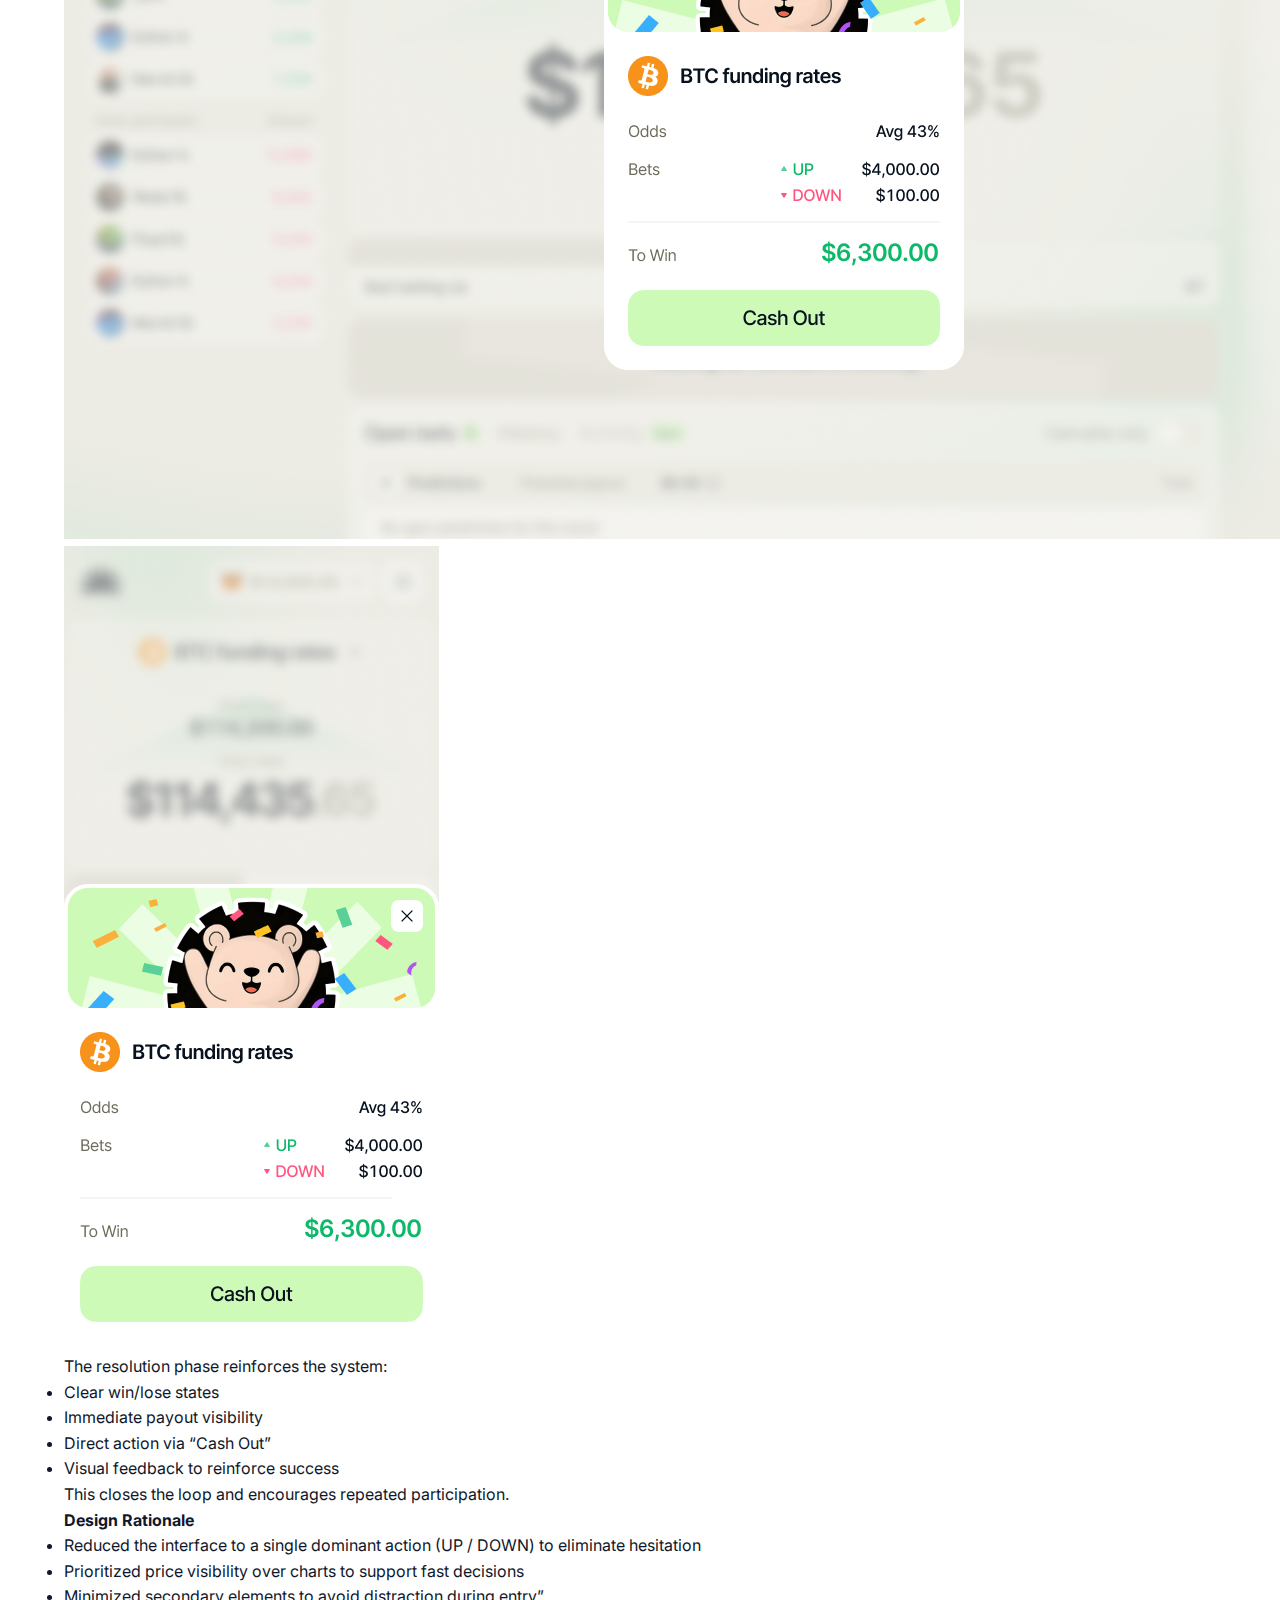
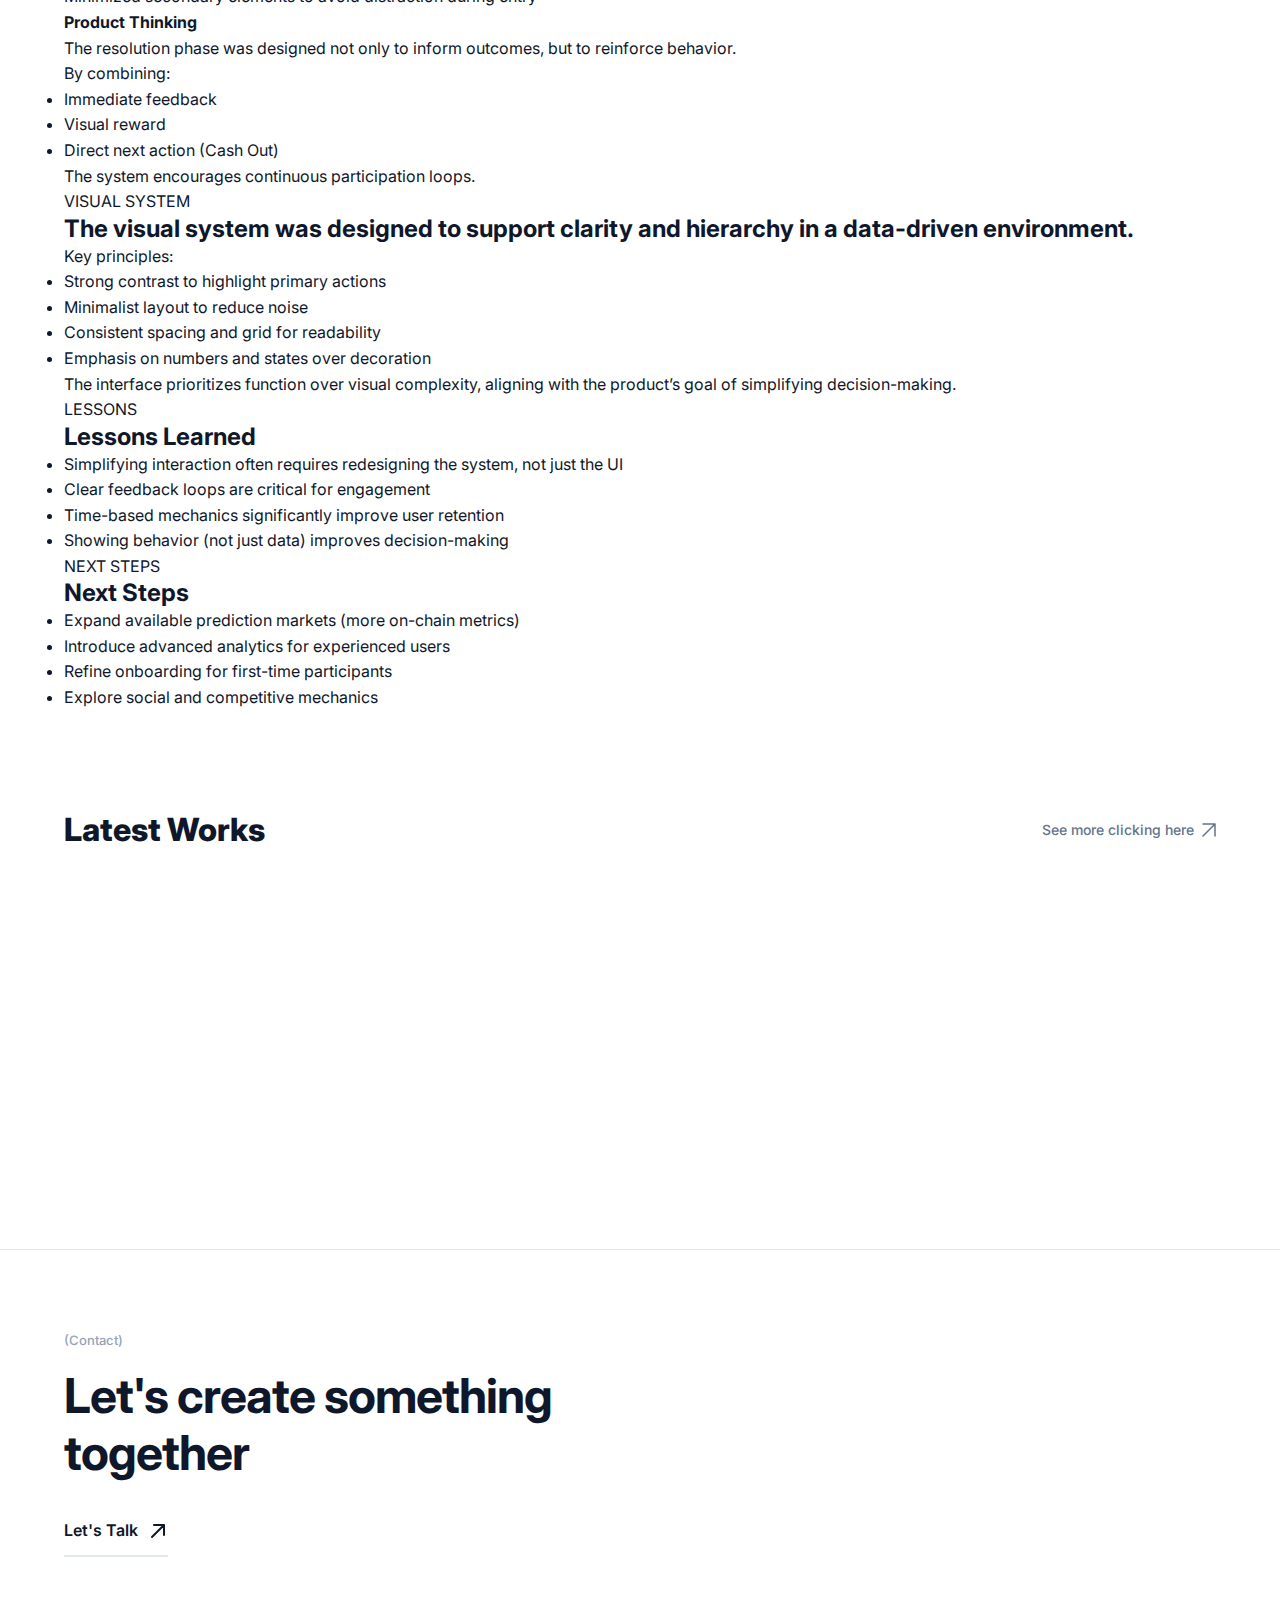
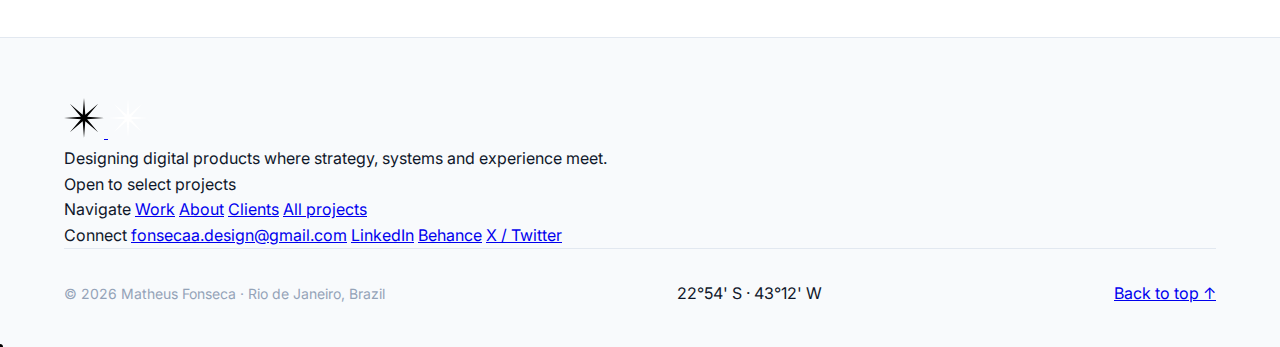
<file: project-hedgehog-product.html>
<!DOCTYPE html>
<html lang="en">
<head>
    <meta charset="UTF-8">
    <meta name="viewport" content="width=device-width, initial-scale=1.0">
    <title>Hedgehog Product - Fonseca</title>
    <meta name="description" content="Product design case study for Hedgehog, a Web3 prediction market platform across desktop and mobile.">
    <link rel="icon" type="image/svg+xml" href="Logo%20black.svg">
    <link rel="apple-touch-icon" href="Logo%20black.svg">
    <link rel="canonical" href="https://fonseca.studio/project-hedgehog-product.html">
    <meta property="og:type" content="website">
    <meta property="og:url" content="https://fonseca.studio/project-hedgehog-product.html">
    <meta property="og:title" content="Hedgehog Prediction Market — Fonseca Studio">
    <meta property="og:description" content="Product design case study for Hedgehog, a Web3 prediction market platform — desktop and mobile.">
    <meta property="og:image" content="https://fonseca.studio/Hedgehog%20product/1920x1080.png">
    <meta property="og:site_name" content="Fonseca Studio">
    <meta name="twitter:card" content="summary_large_image">
    <meta name="twitter:title" content="Hedgehog Prediction Market — Fonseca Studio">
    <meta name="twitter:description" content="Product design case study for Hedgehog, a Web3 prediction market platform — desktop and mobile.">
    <meta name="twitter:image" content="https://fonseca.studio/Hedgehog%20product/1920x1080.png">
    <link rel="stylesheet" href="styles.css">
    <link rel="preconnect" href="https://fonts.googleapis.com">
    <link rel="preconnect" href="https://fonts.gstatic.com" crossorigin>
    <link href="https://fonts.googleapis.com/css2?family=Space+Grotesk:wght@400;500;600;700&family=JetBrains+Mono:wght@300;400;500;600;700&family=Inter:wght@300;400;500;600;700;800;900&display=swap" rel="stylesheet">
</head>
<body>
    <nav class="navbar navbar-dark">
        <div class="nav-container">
            <div class="nav-left">
                <a href="index.html#work" class="nav-link">Work</a>
                <a href="projects.html" class="nav-link">Projects</a>
                <a href="about.html" class="nav-link">About</a>
            </div>
            <div class="nav-logo">
                <a href="index.html">
                    <img src="Logo black.svg" alt="Fonseca Studio" class="nav-logo-img logo-light">
                    <img src="logo white.svg" alt="Fonseca Studio" class="nav-logo-img logo-dark">
                </a>
            </div>
            <div class="nav-right">
                <button class="dark-mode-toggle" id="darkModeToggle" aria-label="Toggle dark mode">
                    <svg class="icon-sun" width="18" height="18" viewBox="0 0 20 20" fill="none"><path d="M10 3V1M10 19V17M17 10H19M1 10H3M15.657 4.343L17.071 2.929M2.929 17.071L4.343 15.657M15.657 15.657L17.071 17.071M2.929 2.929L4.343 4.343M14 10C14 12.2091 12.2091 14 10 14C7.79086 14 6 12.2091 6 10C6 7.79086 7.79086 6 10 6C12.2091 6 14 7.79086 14 10Z" stroke="currentColor" stroke-width="1.5" stroke-linecap="round" stroke-linejoin="round"/></svg>
                    <svg class="icon-moon" width="18" height="18" viewBox="0 0 20 20" fill="none"><path d="M17.293 13.293A8 8 0 016.707 2.707a8.001 8.001 0 1010.586 10.586z" stroke="currentColor" stroke-width="1.5" stroke-linecap="round" stroke-linejoin="round"/></svg>
                </button>
                <a href="mailto:fonsecaa.design@gmail.com" class="nav-cta">Contact</a>
                <button class="mobile-menu-toggle" aria-label="Toggle menu"><span></span><span></span></button>
            </div>
        </div>
        <div class="mobile-menu">
            <div class="mobile-menu-links">
                <a href="index.html#work" class="mobile-link">Work</a>
                <a href="projects.html" class="mobile-link">Projects</a>
                <a href="about.html" class="mobile-link">About</a>
                <a href="mailto:fonsecaa.design@gmail.com" class="mobile-link mobile-cta">Contact</a>
            </div>
        </div>
    </nav>

    <section class="project-hero project-hero-case">
        <div class="container">
            <a href="projects.html" class="back-link back-link-light">
                <svg width="16" height="16" viewBox="0 0 16 16" fill="none"><path d="M10 12L6 8L10 4" stroke="currentColor" stroke-width="1.5" stroke-linecap="round" stroke-linejoin="round"/></svg>
                <span>All Projects</span>
            </a>
            <p class="project-hero-tagline">Web3 / Product / UX/UI</p>
            <h1 class="project-hero-title">Hedgehog - Prediction Market Product</h1>
            <p class="project-hero-description">
                Hedgehog is a time-based prediction product that transforms on-chain signals into simple, fast decisions, removing the complexity of traditional market interactions.
            </p>
            <div class="project-case-meta">
                <div class="case-meta-item"><span class="case-meta-label">MY ROLE</span><span class="case-meta-value">Product Designer</span></div>
                <div class="case-meta-item"><span class="case-meta-label">YEAR</span><span class="case-meta-value">2026</span></div>
                <div class="case-meta-item"><span class="case-meta-label">TEAM</span><span class="case-meta-value">Myself</span></div>
                <div class="case-meta-item"><span class="case-meta-label">SCOPE</span><span class="case-meta-value">Product Design / UX/UI</span></div>
            </div>
        </div>
    </section>

    <aside class="case-side-nav" id="caseSideNav" aria-label="Case study navigation">
        <nav class="case-side-nav-inner">
            <a href="#overview" class="case-side-nav-link">Overview</a>
            <a href="#problem" class="case-side-nav-link">Problem</a>
            <a href="#goal" class="case-side-nav-link">Goal</a>
            <a href="#solution" class="case-side-nav-link">Solution</a>
            <a href="#results" class="case-side-nav-link">Results</a>
            <a href="#research" class="case-side-nav-link">Research</a>
            <a href="#design" class="case-side-nav-link">Design</a>
            <a href="#visual-system" class="case-side-nav-link">Visual System</a>
            <a href="#lessons" class="case-side-nav-link">Lessons</a>
            <a href="#next-steps" class="case-side-nav-link">Next Steps</a>
        </nav>
    </aside>

    <section class="project-cover">
        <div class="project-cover-image">
            <img src="Hedgehog product/1920x1080.png" alt="Hedgehog Product Cover" class="cover-img">
        </div>
    </section>

    <section class="project-case-content">
        <div class="container container-narrow">
            <section id="overview" class="case-section">
                <span class="case-section-label">INTRO</span>
                <h2 class="case-section-title">Overview</h2>
                <div class="case-section-body">
                    <p>Hedgehog is an on-chain prediction product designed to transform complex blockchain signals into fast, repeatable decision loops. Instead of relying on real-world events or traditional trading mechanics, the product focuses on on-chain metrics (such as funding rates, fees, and block activity), allowing users to participate in short, time-based prediction rounds.                   </p>
                    <p>I led the product design, structuring both the system logic and the user experience, from interaction flows to interface hierarchy, ensuring the product could translate complex mechanics into a simple and intuitive experience.</p>

                    <div class="theme-compare" data-theme-compare role="region" aria-label="Main page light and dark comparison">
                        <div class="theme-compare-viewport">
                            <img src="Hedgehog product/Imgs/Main Page dark.png" alt="" class="theme-compare-base" decoding="async">
                            <div class="theme-compare-clip">
                                <img src="Hedgehog product/Imgs/Main Page.png" alt="" class="theme-compare-top" decoding="async">
                            </div>
                            <button type="button" class="theme-compare-handle" aria-label="Drag to compare light and dark theme" aria-valuemin="0" aria-valuemax="100" aria-valuenow="50" aria-orientation="horizontal">
                                <span class="theme-compare-handle-line" aria-hidden="true"></span>
                                <span class="theme-compare-handle-grip" aria-hidden="true"></span>
                            </button>
                        </div>
                        <div class="theme-compare-labels">
                            <span>Light</span>
                            <span>Dark</span>
                        </div>
                    </div>
                </div>
            </section>

            <section id="problem" class="case-section">
                <span class="case-section-label">PROBLEM</span>
                <h2 class="case-section-title">Traditional prediction markets and trading interfaces introduce unnecessary friction for most users.                </h2>
                <div class="case-section-body">
                    <p>Through benchmarking existing platforms, a few issues became clear:                    </p>
                    <ul class="case-list">
                        <li>Interfaces rely heavily on orderbooks and trading concepts</li>
                        <li>High cognitive load for non-expert users</li>
                        <li>Slow feedback loops tied to external events</li>
                        <li>Lack of continuous engagement cycles</li>
                        <li>Weak connection between user actions and system behavior</li>
                    </ul>
                    <p>As a result, participation is either limited to experienced users or becomes too passive.</p>
                </div>
            </section>

            <section id="goal" class="case-section">
                <span class="case-section-label">GOAL</span>
                <h2 class="case-section-title">Design a system that:</h2>
                <div class="case-section-body">
                    <ul class="case-list">
                        <li>Reduces participation to a simple decision</li>
                        <li>Operates in fast, repeatable cycles</li>
                        <li>Makes on-chain data actionable</li>
                        <li>Aligns user incentives through clear mechanics</li>
                        <li>Encourages continuous engagement</li>
                    </ul>
                </div>
            </section>

            <section id="solution" class="case-section">
                <span class="case-section-label">SOLUTION</span>
                <h2 class="case-section-title">Solution</h2>
                <div class="case-section-body">
                    <p>To address these challenges, I designed a <strong>time-based, pool-driven prediction system </strong>that removes the need for orderbooks and simplifies participation into a single interaction.                    </p>
                    <p>Instead of matching users, the system operates through shared pools (UP vs DOWN), where users deposit into a position within a defined time window. </p>
                    
                    <p><strong>At resolution:</strong></p>
                        <ul class="case-list">
                        <li>The losing side is redistributed to the winners</li>
                        <li>Rewards are proportional to position size and timing</li>
                    </ul>    

                    <p><strong>From a product design perspective, this required:</strong></p>
                        <ul class="case-list">
                        <li>Translating financial mechanics into a clear mental model</li>
                        <li>Structuring the interface around a dominant action</li>
                        <li>Making system states (prediction → waiting → resolution) explicit</li>
                        <li>Designing feedback loops that reinforce participation</li>
                    </ul>    

                    <p><strong>Product Decisions</strong></p>
                        <ul class="case-list">
                        <li>Removed orderbook mechanics to reduce cognitive load and enable faster participation</li>
                        <li>Introduced pooled positions <strong>(UP vs DOWN)</strong> to simplify the economic model</li>
                        <li>Prioritized time-based rounds to create repeatable engagement cycles</li>
                        <li>Designed early-entry advantage to incentivize faster decision-making</li>
                    </ul>   



                </div>
             
            </section>

            <section id="results" class="case-section">
                <span class="case-section-label">RESULTS</span>
                <h2 class="case-section-title">The Hedgehog landing and product direction demonstrated strong early performance within its target segment:                </h2>
                <div class="case-section-body">
                    <ul class="case-list">
                        <li><strong>Waitlist Conversion Rate:</strong> 35% (above B2B SaaS benchmarks)</li>
                        <li><strong>CTA Engagement:</strong> consistent interaction across hero and mid-page sections</li>
                        <li><strong>Scroll Depth:</strong> high retention through trust and system explanation sections</li>
                        <li><strong>User Behavior:</strong> clear pattern of qualified interest and early adoption intent</li>
                        <p>These signals validated both the product positioning and the clarity of its value proposition.</p>
                    </ul>

                    <p><strong>Behavior Signals</strong></p>
                        <ul class="case-list">
                        <li>Users consistently interacted before round closure, indicating time-driven urgency</li>
                        <li>Higher engagement observed in rounds with visible participation imbalance</li>
                        <li>Repeat interactions suggest early formation of participation loops</li>
                    </ul>
                </div>
            </section>

            <section id="research" class="case-section">
                <span class="case-section-label">RESEARCH</span>
                <h2 class="case-section-title">The research focused on understanding why existing prediction and trading systems fail to engage a broader audience. </h2>
                <div class="case-section-body">
                    <p>Key insights:</p>
                    <ul class="case-list">
                        <li>Users struggle with trading mechanics (orderbooks, liquidity, spreads)</li>
                        <li>Decision-making is slowed by excessive information</li>
                        <li>Most systems lack clear feedback loops</li>
                        <li>Engagement depends on long, unpredictable timelines</li>
                    </ul>

                    <p>This informed a key direction:</p>
                        <ul class="case-list">
                        <li>Simplify interaction</li>
                        <li>Shorten cycles</li>
                        <li>Make outcomes immediate and visible</li>
                    </ul>
                </div>
            </section>

            <section id="design" class="case-section">
                <span class="case-section-label">DESIGN</span>
                <h2 class="case-section-title">1.Core Interaction (Main Page / Product Default)</h2>
                <div class="case-section-body">
                    <div class="case-section-gallery">
                        <div class="case-gallery-breakout">
                            <div class="case-gallery-duo">
                                <img src="Hedgehog product/Imgs/Desktop_front.png" alt="Hedgehog desktop front state" class="case-gallery-img case-gallery-duo-desktop">
                                <img src="Hedgehog product/Imgs/Mobile_front.png" alt="Hedgehog mobile front state" class="case-gallery-img case-gallery-duo-mobile">
                            </div>
                        </div>
                   
                    <p>The core interaction was designed around a single decision: <strong>UP</strong> or <strong>DOWN</strong>. </p>
                        <ul class="case-list">
                        <p>I structured the interface to prioritize:</p>
                        <li>A dominant price display</li>
                        <li>A clear “price to beat” reference</li>
                        <li>Immediate action buttons</li>
                        <p>All secondary elements were minimized to reduce cognitive load and enable fast decision-making.</p>
                
                    </ul>
                    
                    <h2 class="case-section-title">2. Participation as Signal (Leaderboard)</h2>
                <div class="case-section-body">
                    <div class="case-gallery-breakout">
                        <div class="case-gallery-duo">
                            <img src="Hedgehog product/Imgs/Desktop_ Leaderboard.png" alt="Hedgehog desktop leaderboard state" class="case-gallery-img case-gallery-duo-desktop">
                            <img src="Hedgehog product/Imgs/Mobile_ Leaderboard.png" alt="Hedgehog mobile leaderboard state" class="case-gallery-img case-gallery-duo-mobile">
                        </div>
                    </div>

                    <p>Instead of abstract market data, I exposed participation directly:</p>
                        <ul class="case-list">
                        <li>Top participants</li>
                        <li>Capital distribution</li>
                        <li>Market positioning (UP vs DOWN)</li>
                    </ul>
                    <p>This allows users to interpret sentiment through behavior rather than charts or technical indicators.</p>
                    
                    <p><strong>Behavior Insight</strong></p>
                        <ul class="case-list">
                        <p>Users rely on other participants as a signal of confidence.</p>
                        <p>Instead of hiding this behavior, the interface exposes:</p>
                        <li>Capital distribution</li>
                        <li>Top participants</li>
                        <li>Position imbalance</li>
                        <p>This turns passive data into an active decision-making tool.</p>

                    </ul>
                    

                    
                </div>


                    
                    <h2 class="case-section-title">3. Time-Based System States (Waiting)</h2>
                    <div class="case-section-body">
                        <div class="case-gallery-breakout">
                            <div class="case-gallery-duo">
                                <img src="Hedgehog product/Imgs/Desktop_Waiting.png" alt="Hedgehog desktop waiting state" class="case-gallery-img case-gallery-duo-desktop">
                                <img src="Hedgehog product/Imgs/Mobile_Waiting.png" alt="Hedgehog mobile waiting state" class="case-gallery-img case-gallery-duo-mobile">
                            </div>
                        </div>
                        
                        <p>The experience was structured as a clear loop:</p>
                        <ul class="case-list">
                            <li>Enter position</li>
                            <li>Wait for resolution</li>
                            <li>Receive outcome</li>
                        </ul>
                        <p>To support this, I introduced:</p>
                        <ul class="case-list">
                            <li>Countdown timers</li>
                            <li>Clear system states</li>
                            <li>Visual transitions between phases</li>
                        </ul>
                        <p><strong>Trade-offs</strong></p>
                        <ul class="case-list">
                            <li>Short cycles increase engagement but reduce depth of analysis</li>
                            <li>Simpler mechanics improve accessibility but limit advanced strategies</li>
                            <li>Fixed time windows create urgency, but require clear state communication</li>
                        </ul>
                    </div>

    
                        <h2 class="case-section-title">4. Outcome & Feedback (Win State)</h2>
                    <div class="case-section-body">
                        <div class="case-gallery-breakout">
                            <div class="case-gallery-duo">
                                <img src="Hedgehog product/Imgs/Desktop_win.png" alt="Hedgehog desktop win state" class="case-gallery-img case-gallery-duo-desktop">
                                <img src="Hedgehog product/Imgs/Mobile_win.png" alt="Hedgehog mobile win state" class="case-gallery-img case-gallery-duo-mobile">
                            </div>
                        </div>
                        
                        <p>The resolution phase reinforces the system:</p>
                        <ul class="case-list">
                            <li>Clear win/lose states</li>
                            <li>Immediate payout visibility</li>
                            <li>Direct action via “Cash Out”</li>
                            <li>Visual feedback to reinforce success</li>
                        </ul>
                        <p>This closes the loop and encourages repeated participation.</p>

                        <p><strong>Design Rationale</strong></p>
                        <ul class="case-list">
                            <li>Reduced the interface to a single dominant action (UP / DOWN) to eliminate hesitation</li>
                            <li>Prioritized price visibility over charts to support fast decisions</li>
                            <li>Minimized secondary elements to avoid distraction during entry”</li>
                        </ul>

                        <p><strong>Product Thinking</strong></p>
                        <ul class="case-list">
                            <p>The resolution phase was designed not only to inform outcomes, but to reinforce behavior.</p>
                            <p>By combining:</p>
                            <li>Immediate feedback</li>
                            <li>Visual reward</li>
                            <li>Direct next action (Cash Out)</li>
                        </ul>
                        <p>The system encourages continuous participation loops.</p>
                        
                </div>
            </section>

            <section id="visual-system" class="case-section">
                <span class="case-section-label">VISUAL SYSTEM</span>
                <h2 class="case-section-title">The visual system was designed to support clarity and hierarchy in a data-driven environment.                </h2>
                <div class="case-section-body">
                    <p>Key principles:</p>
                        <ul class="case-list">
                        <li>Strong contrast to highlight primary actions</li>
                        <li>Minimalist layout to reduce noise</li>
                        <li>Consistent spacing and grid for readability</li>
                        <li>Emphasis on numbers and states over decoration</li>
                    </ul>
                    <p>The interface prioritizes function over visual complexity, aligning with the product’s goal of simplifying decision-making.</p>
                </div>
            </section>

            <section id="lessons" class="case-section">
                <span class="case-section-label">LESSONS</span>
                <h2 class="case-section-title">Lessons Learned</h2>
                <div class="case-section-body">
                    <ul class="case-list">
                        <li>Simplifying interaction often requires redesigning the system, not just the UI</li>
                        <li>Clear feedback loops are critical for engagement</li>
                        <li>Time-based mechanics significantly improve user retention</li>
                        <li>Showing behavior (not just data) improves decision-making</li>
                    </ul>
                </div>
            </section>

            <section id="next-steps" class="case-section">
                <span class="case-section-label">NEXT STEPS</span>
                <h2 class="case-section-title">Next Steps</h2>
                <div class="case-section-body">
                    <ul class="case-list">
                        <li>Expand available prediction markets (more on-chain metrics)</li>
                        <li>Introduce advanced analytics for experienced users</li>
                        <li>Refine onboarding for first-time participants</li>
                        <li>Explore social and competitive mechanics</li>
                    </ul>
                </div>
            </section>
        </div>
    </section>

    <section class="related-projects">
        <div class="container">
            <div class="related-header">
                <h2>Latest Works</h2>
                <a href="projects.html" class="see-more-link">See more clicking here <svg width="14" height="14" viewBox="0 0 14 14" fill="none"><path d="M1 13L13 1M13 1H1M13 1V13" stroke="currentColor" stroke-width="1.5" stroke-linecap="round" stroke-linejoin="round"/></svg></a>
            </div>
            <div class="related-grid">
                <a href="project-transparent-space.html" class="related-card"><div class="related-image"><img src="1920x1200/Cover transparent Hero cover.png" alt="Transparent.space" class="related-img"></div><div class="related-info"><span class="related-name">Transparent.space</span><span class="related-location">(Product)</span></div></a>
                <a href="project-hedgehog.html" class="related-card"><div class="related-image"><img src="1920x1200/Cover Hedgehog Hero cover.png" alt="Hedgehog Landing" class="related-img"></div><div class="related-info"><span class="related-name">Hedgehog Landing</span><span class="related-location">(Web3)</span></div></a>
                <a href="project-picnic.html" class="related-card"><div class="related-image"><img src="1920x1200/Cover Picnic Hero cover.png" alt="Picnic" class="related-img"></div><div class="related-info"><span class="related-name">Picnic</span><span class="related-location">(Branding)</span></div></a>
                <a href="project-nora.html" class="related-card"><div class="related-image"><img src="NORA/COVER/Cover nora main page.png" alt="NORA" class="related-img"></div><div class="related-info"><span class="related-name">NORA</span><span class="related-location">(Branding)</span></div></a>
            </div>
        </div>
    </section>

    <section class="project-cta-minimal">
        <div class="container">
            <span class="cta-label-minimal">(Contact)</span>
            <h2 class="cta-title-minimal">Let's create something together</h2>
            <a href="mailto:fonsecaa.design@gmail.com" class="cta-link-minimal">Let's Talk <svg width="20" height="20" viewBox="0 0 20 20" fill="none"><path d="M4 16L16 4M16 4H6M16 4V14" stroke="currentColor" stroke-width="2" stroke-linecap="round" stroke-linejoin="round"/></svg></a>
        </div>
    </section>

    <footer class="footer footer--v3">
        <div class="container">
            <div class="footer-main">
                <div class="footer-col footer-col--brand">
                    <a href="index.html" class="footer-logo-link">
                        <img src="Logo%20black.svg" alt="Fonseca" class="footer-logo-img logo-light" height="32">
                        <img src="logo%20white.svg" alt="" class="footer-logo-img logo-dark" height="32">
                    </a>
                    <p class="footer-tagline">Designing digital products where strategy, systems and experience meet.</p>
                    <div class="footer-avail"><span class="status-dot"></span> Open to select projects</div>
                </div>
                <nav class="footer-col footer-col--nav" aria-label="Footer">
                    <span class="footer-col__label">Navigate</span>
                    <a href="index.html#work">Work</a>
                    <a href="about.html">About</a>
                    <a href="index.html#testimonials">Clients</a>
                    <a href="projects.html">All projects</a>
                </nav>
                <div class="footer-col footer-col--social">
                    <span class="footer-col__label">Connect</span>
                    <a href="mailto:fonsecaa.design@gmail.com">fonsecaa.design@gmail.com</a>
                    <a href="https://www.linkedin.com/in/maths-fonseca/" target="_blank" rel="noopener noreferrer">LinkedIn</a>
                    <a href="https://www.behance.net/maths-fonseca" target="_blank" rel="noopener noreferrer">Behance</a>
                    <a href="https://x.com/0xFonseca" target="_blank" rel="noopener noreferrer">X / Twitter</a>
                </div>
            </div>
            <div class="footer-bottom">
                <p>&copy; <span id="current-year">2026</span> Matheus Fonseca &middot; Rio de Janeiro, Brazil</p>
                <span class="footer-coords">22&deg;54' S &middot; 43&deg;12' W</span>
                <a href="#" class="footer-top-btn" onclick="window.scrollTo({top:0,behavior:'smooth'});return false;">Back to top &uarr;</a>
            </div>
        </div>
    </footer>

    <script src="script.js"></script>
</body>
</html>
</file>
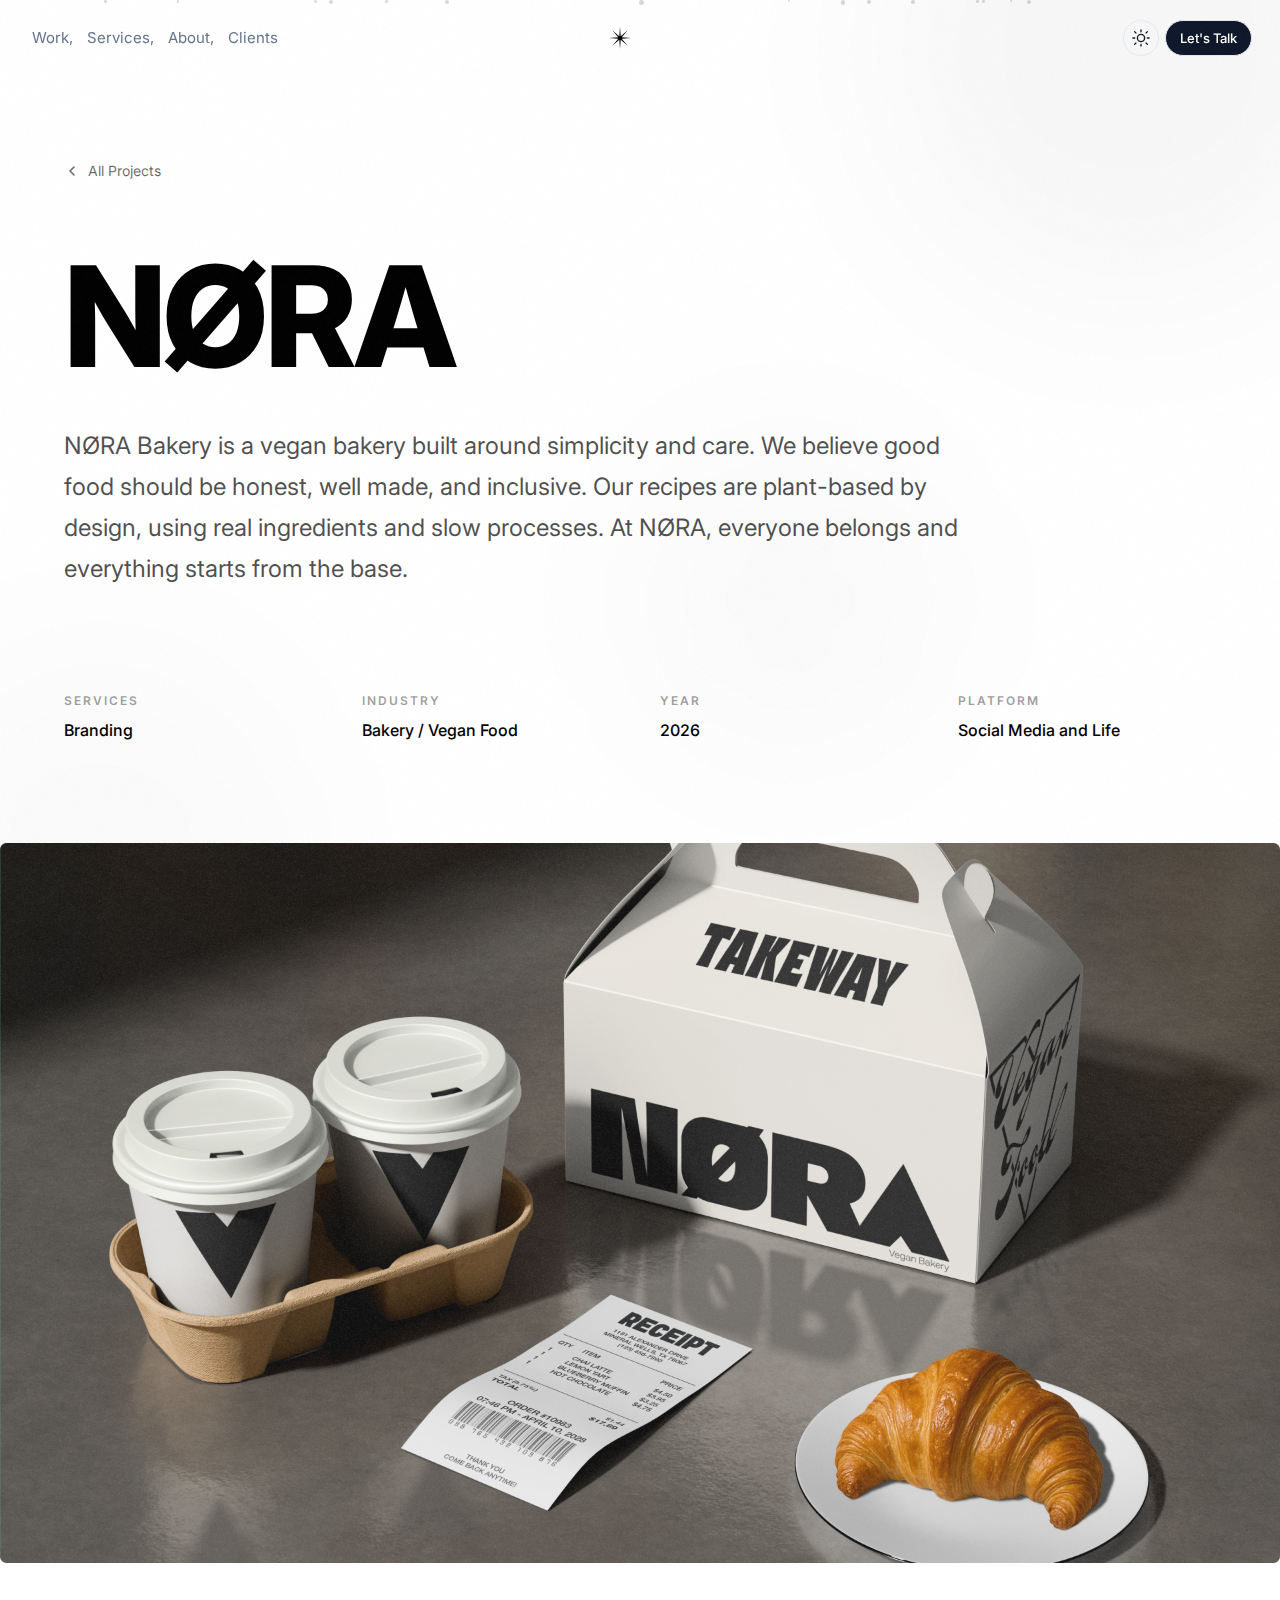
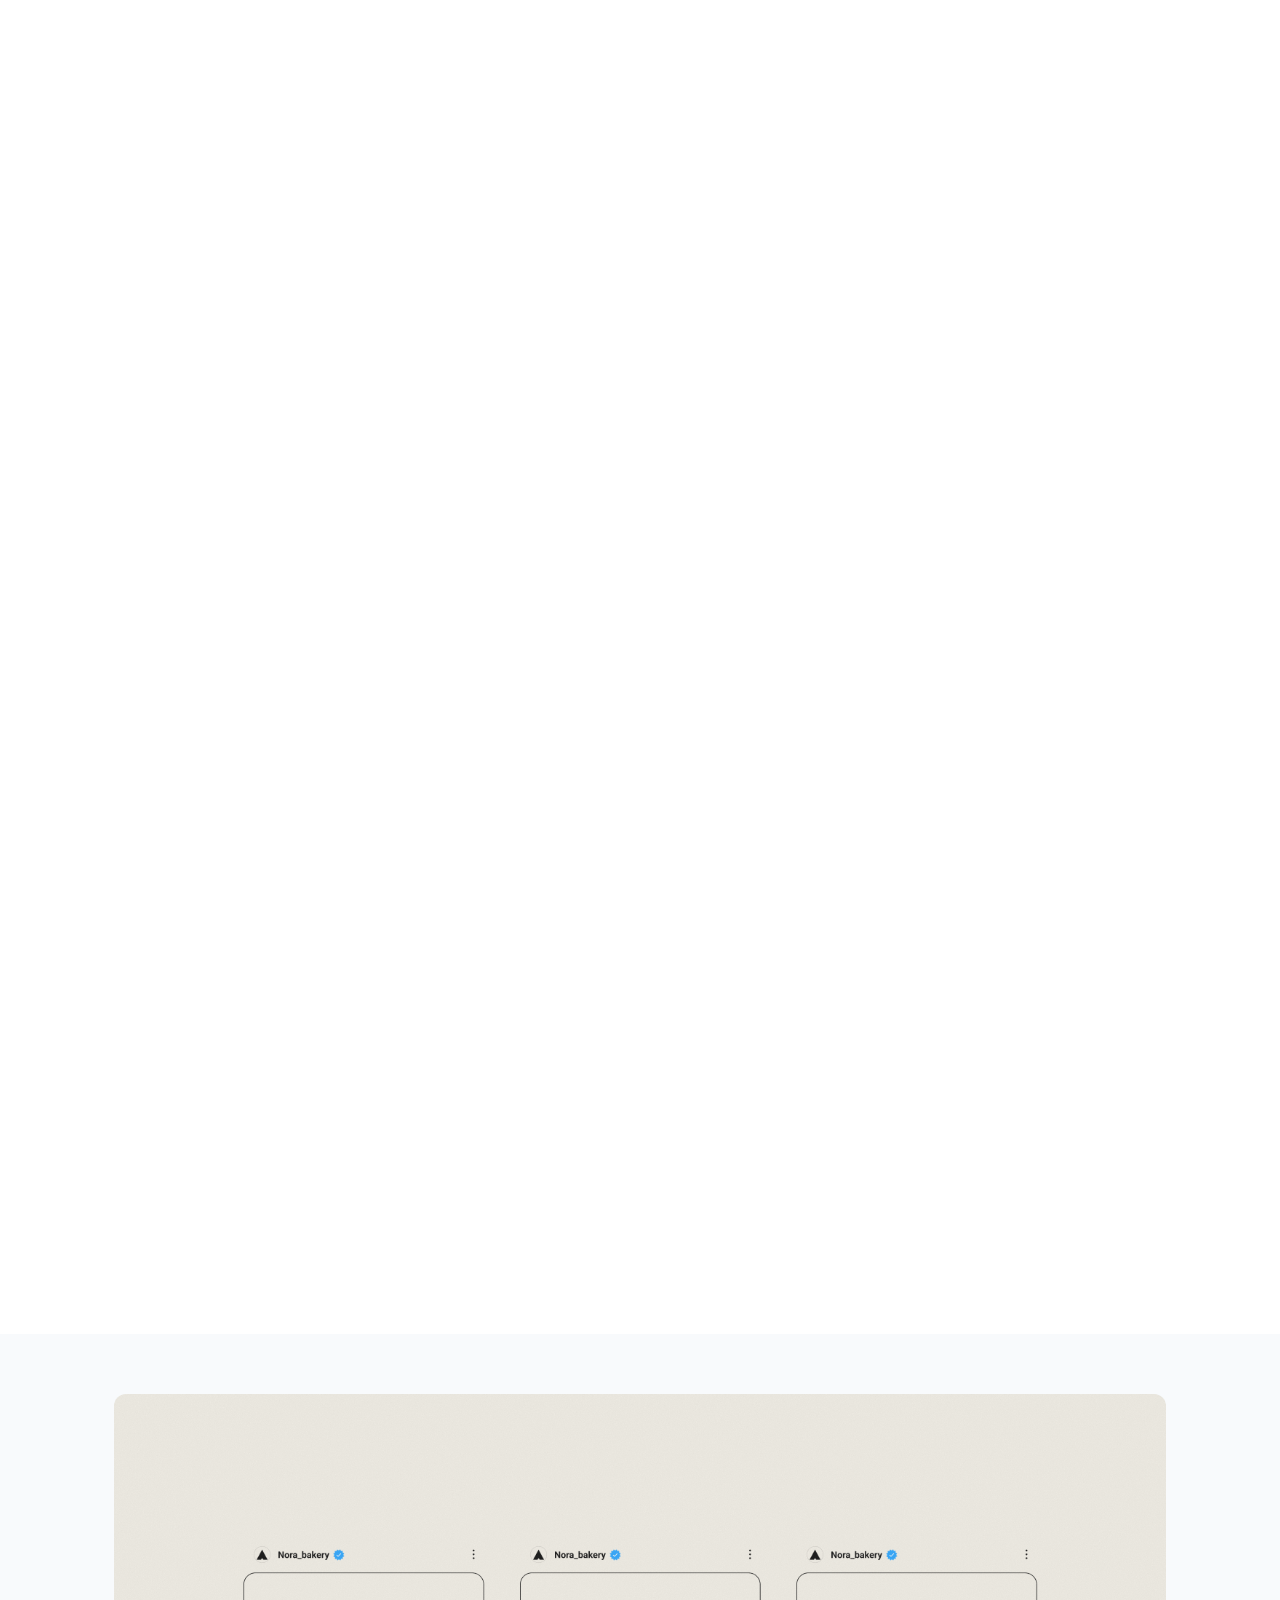
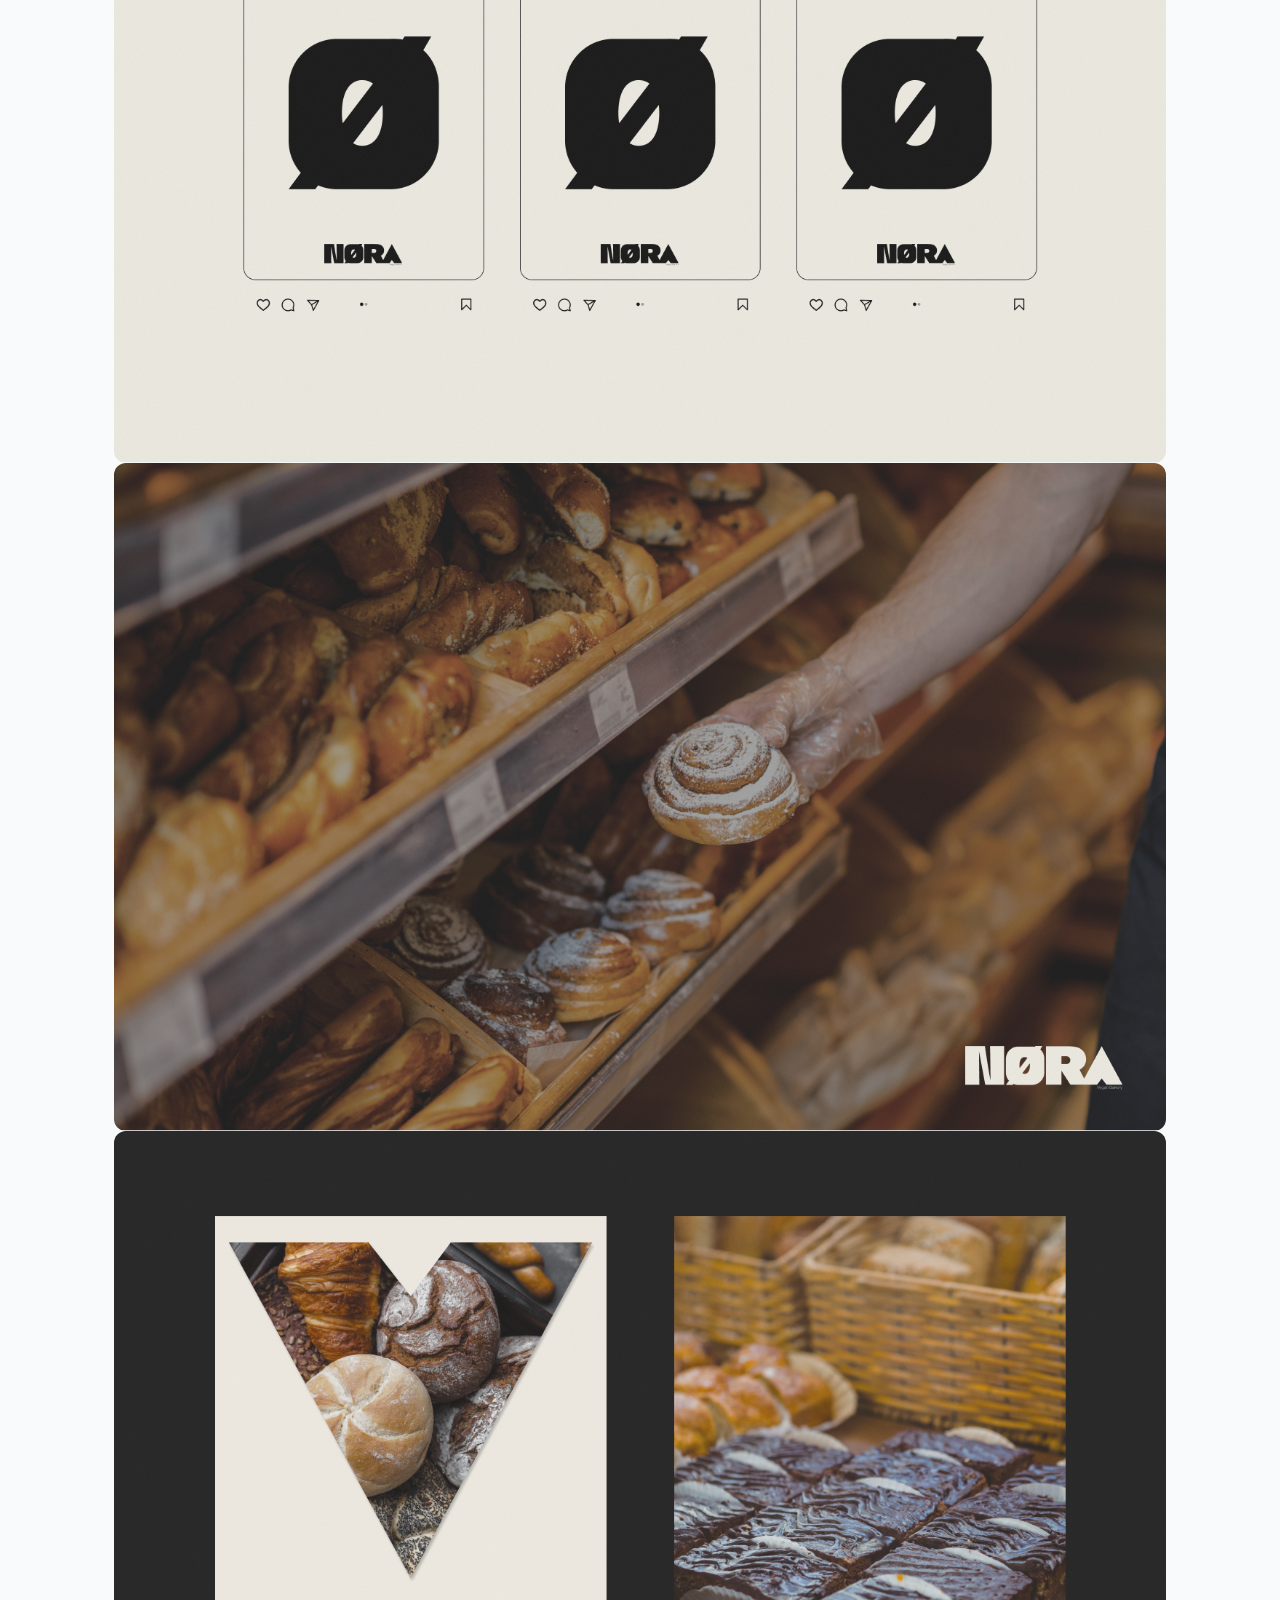
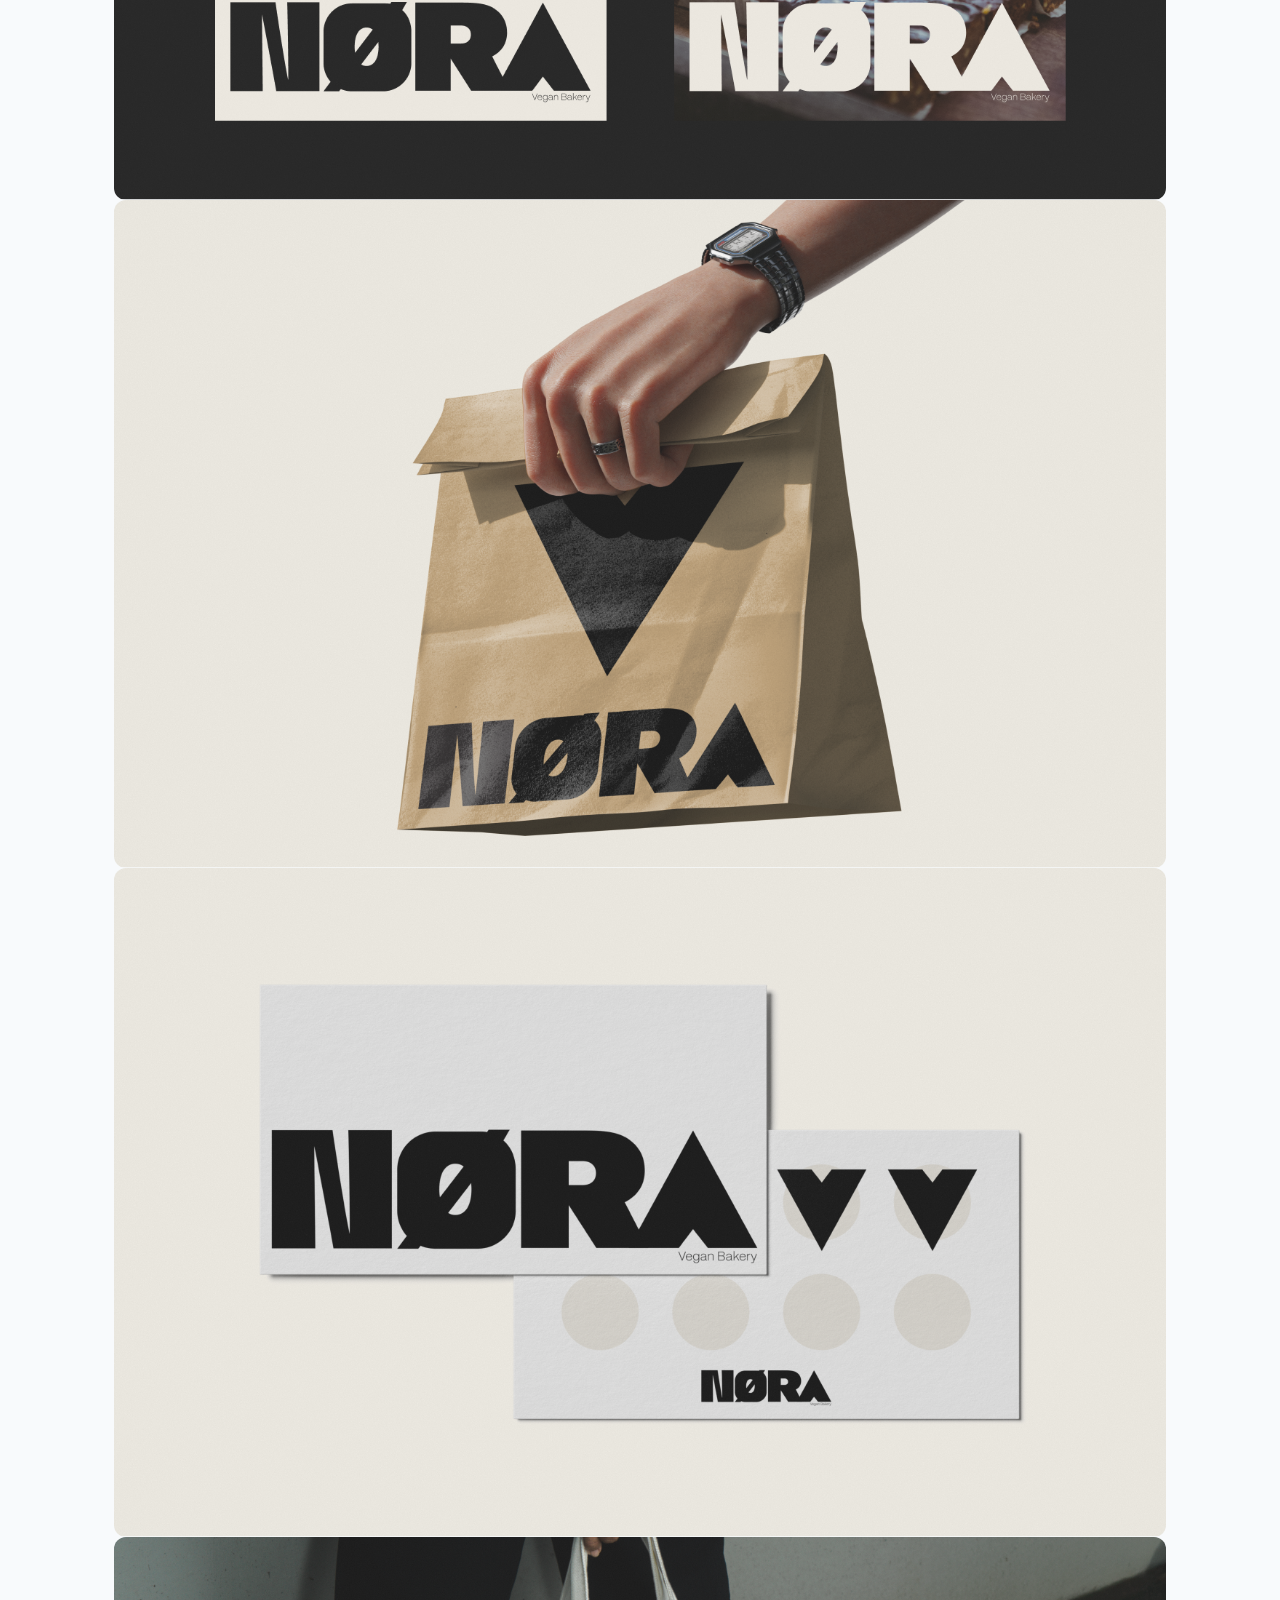
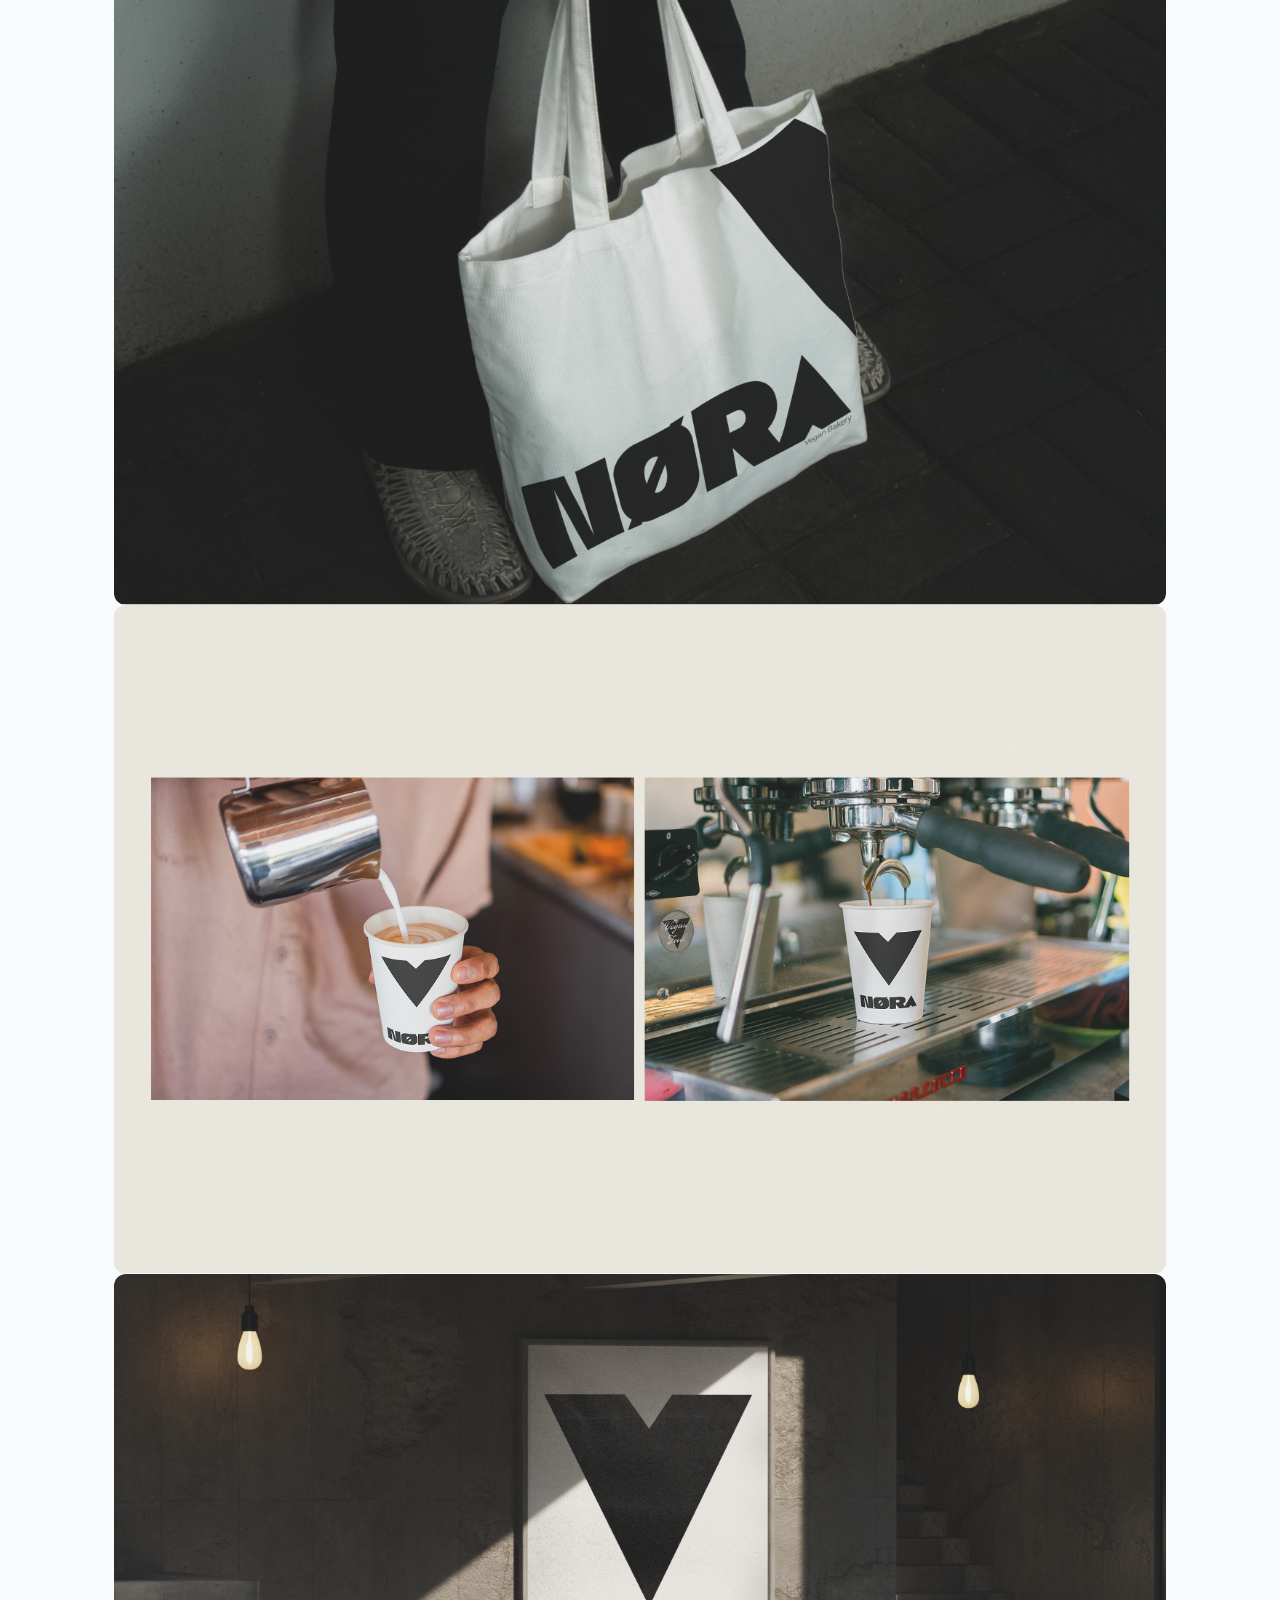
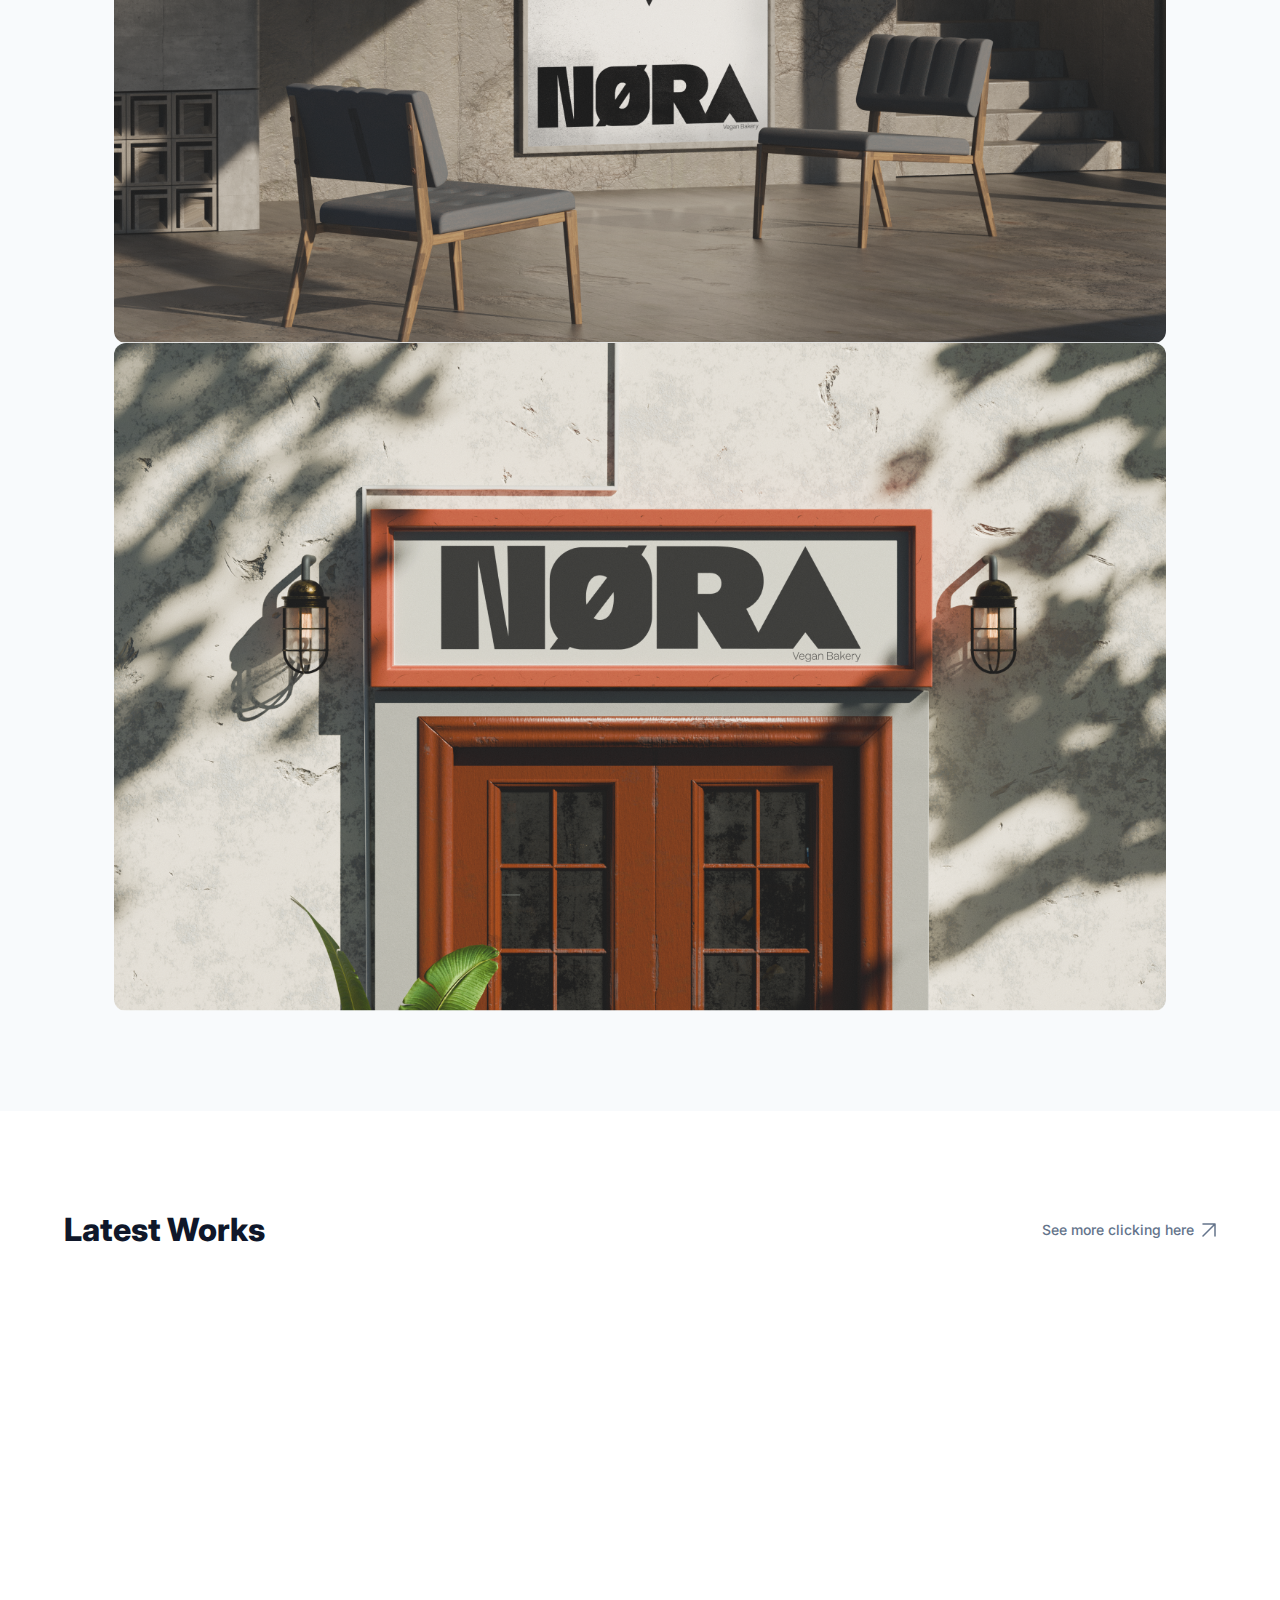
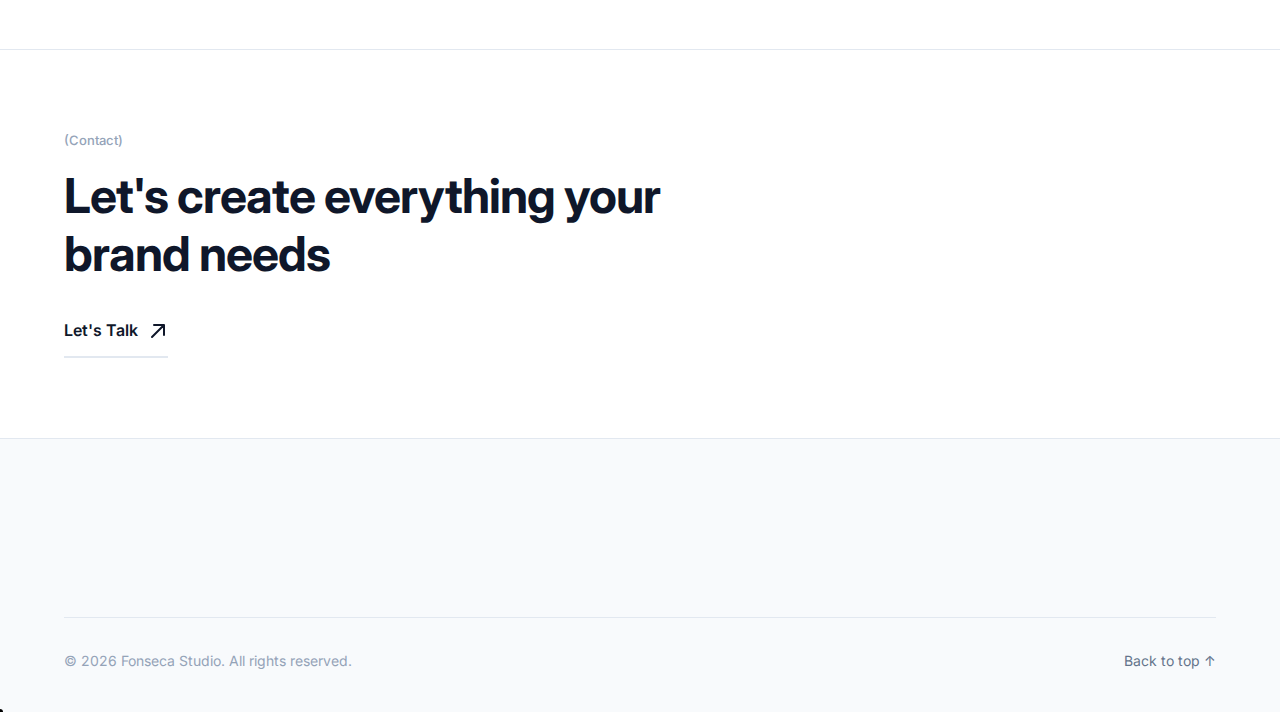
<file: project-nora.html>
<!DOCTYPE html>
<html lang="en">
<head>
    <meta charset="UTF-8">
    <meta name="viewport" content="width=device-width, initial-scale=1.0">
    <title>NORA - Fonseca Studio</title>
    <meta name="description" content="NØRA Bakery is a vegan bakery built around simplicity and care.">
    <link rel="icon" type="image/png" href="Logo-fonseca.png">
    <link rel="apple-touch-icon" href="Logo-fonseca.png">
    <link rel="stylesheet" href="styles.css">
    <link rel="preconnect" href="https://fonts.googleapis.com">
    <link rel="preconnect" href="https://fonts.gstatic.com" crossorigin>
    <link href="https://fonts.googleapis.com/css2?family=Inter:wght@300;400;500;600;700;800;900&display=swap" rel="stylesheet">
</head>
<body>
    <!-- Navigation -->
    <nav class="navbar navbar-dark">
        <div class="nav-container">
            <div class="nav-left">
                <a href="index.html#work" class="nav-link">Work,</a>
                <a href="index.html#services" class="nav-link">Services,</a>
                <a href="index.html#about" class="nav-link">About,</a>
                <a href="index.html#testimonials" class="nav-link">Clients</a>
            </div>
            
            <div class="nav-logo">
                <a href="index.html">
                    <img src="Logo black.svg" alt="Fonseca Studio" class="nav-logo-img logo-light">
                    <img src="logo white.svg" alt="Fonseca Studio" class="nav-logo-img logo-dark">
                </a>
            </div>
            
            <div class="nav-right">
                <button class="dark-mode-toggle" id="darkModeToggle" aria-label="Toggle dark mode">
                    <svg class="icon-sun" width="18" height="18" viewBox="0 0 20 20" fill="none">
                        <path d="M10 3V1M10 19V17M17 10H19M1 10H3M15.657 4.343L17.071 2.929M2.929 17.071L4.343 15.657M15.657 15.657L17.071 17.071M2.929 2.929L4.343 4.343M14 10C14 12.2091 12.2091 14 10 14C7.79086 14 6 12.2091 6 10C6 7.79086 7.79086 6 10 6C12.2091 6 14 7.79086 14 10Z" stroke="currentColor" stroke-width="1.5" stroke-linecap="round" stroke-linejoin="round"/>
                    </svg>
                    <svg class="icon-moon" width="18" height="18" viewBox="0 0 20 20" fill="none">
                        <path d="M17.293 13.293A8 8 0 016.707 2.707a8.001 8.001 0 1010.586 10.586z" stroke="currentColor" stroke-width="1.5" stroke-linecap="round" stroke-linejoin="round"/>
                    </svg>
                </button>
                <a href="index.html#contact" class="nav-cta">Let's Talk</a>
                <button class="mobile-menu-toggle" aria-label="Toggle menu">
                    <span></span>
                    <span></span>
                </button>
            </div>
        </div>
        
        <!-- Mobile Menu -->
        <div class="mobile-menu">
            <div class="mobile-menu-links">
                <a href="index.html#work" class="mobile-link">Work</a>
                <a href="index.html#services" class="mobile-link">Services</a>
                <a href="index.html#about" class="mobile-link">About</a>
                <a href="index.html#testimonials" class="mobile-link">Clients</a>
                <a href="index.html#contact" class="mobile-link mobile-cta">Let's Talk</a>
            </div>
        </div>
    </nav>

    <!-- Project Hero -->
    <section class="project-hero">
        <div class="container">
            <a href="projects.html" class="back-link back-link-light">
                <svg width="16" height="16" viewBox="0 0 16 16" fill="none">
                    <path d="M10 12L6 8L10 4" stroke="currentColor" stroke-width="1.5" stroke-linecap="round" stroke-linejoin="round"/>
                </svg>
                <span>All Projects</span>
            </a>
            
            <h1 class="project-hero-title">NØRA</h1>
            
            <p class="project-hero-description">
                NØRA Bakery is a vegan bakery built around simplicity and care. We believe good food should be honest, well made, and inclusive. Our recipes are plant-based by design, using real ingredients and slow processes. At NØRA, everyone belongs and everything starts from the base.
            </p>

            <div class="project-meta-grid">
                <div class="meta-block">
                    <span class="meta-label">Services</span>
                    <span class="meta-value">Branding</span>
                </div>
                <div class="meta-block">
                    <span class="meta-label">Industry</span>
                    <span class="meta-value">Bakery / Vegan Food</span>
                </div>
                <div class="meta-block">
                    <span class="meta-label">Year</span>
                    <span class="meta-value">2026</span>
                </div>
                <div class="meta-block">
                    <span class="meta-label">Platform</span>
                    <span class="meta-value">Social Media and Life</span>
                </div>
            </div>
        </div>
    </section>

    <!-- Project Cover Image -->
    <section class="project-cover">
        <div class="project-cover-image">
            <img src="NORA/COVER/Cover nora Hero cover.png" alt="NORA Project Cover" class="cover-img">
        </div>
    </section>

    <!-- Project Content -->
    <section class="project-content">
        <div class="container">
            <div class="content-grid">
                <!-- Project Description -->
                <div class="content-section">
                    <h2 class="content-title">Project Description</h2>
                    <div class="content-text">
                        <p>It is the starting point. We created a bakery where no one has to ask if they can eat. Where there is no adaptation, substitution, or workaround. Here, everything already is. We believe good food doesn't need to explain labels or apologize for choices.</p>
                        <p>It needs to be honest, well made, and meant to be shared. We chose plants not as a trend, but as a foundation. As something essential. NØRA is born from absence, from the lack of options, from incomplete tables, from dry bread served as a solution. We respond with care, technique, and intention. With slow fermentation. With real ingredients. With processes that respect time.</p>
                        <p>Our aesthetic is simple because our purpose is clear. Our voice is quiet because we don't need to shout. Our food speaks for itself. NØRA is not about being vegan. It's about belonging. Here, no one is left out. Here, everything starts at the base.</p>
                    </div>
                </div>

                <!-- Project Details -->
                <div class="content-section">
                    <h2 class="content-title">Project Details</h2>
                    <ul class="details-list">
                        <li>Complete brand identity system built from concept to execution</li>
                        <li>Visual language inspired by minimalism and natural ingredients</li>
                        <li>Logo design with custom typography reflecting artisanal craftsmanship</li>
                        <li>Color palette derived from earth tones and plant-based elements</li>
                        <li>Packaging design for bakery products with sustainable materials</li>
                        <li>Brand guidelines ensuring consistency across all touchpoints</li>
                        <li>Menu design with clear hierarchy and ingredient transparency</li>
                        <li>Environmental signage and interior branding elements</li>
                        <li>Digital presence including social media templates and assets</li>
                        <li>Photography direction emphasizing texture, process, and authenticity</li>
                    </ul>
                </div>

                <!-- File Under -->
                <div class="content-section">
                    <h2 class="content-title">File Under</h2>
                    <div class="file-under-tags">
                        <span>Branding</span>
                        <span>Visual Identity</span>
                        <span>Logo Design</span>
                        <span>Packaging</span>
                        <span>Food & Beverage</span>
                        <span>Plant-Based</span>
                        <span>Bakery</span>
                        <span>Concept Design</span>
                    </div>
                </div>
            </div>
        </div>
    </section>

    <!-- Project Gallery -->
    <section class="project-gallery">
        <div class="gallery-full">
            <img src="NORA/2.png" alt="NORA Project Image 2" class="gallery-img">
        </div>
        <div class="gallery-full">
            <img src="NORA/3.png" alt="NORA Project Image 3" class="gallery-img">
        </div>
        <div class="gallery-full">
            <img src="NORA/4.png" alt="NORA Project Image 4" class="gallery-img">
        </div>
        <div class="gallery-full">
            <img src="NORA/5.png" alt="NORA Project Image 5" class="gallery-img">
        </div>
        <div class="gallery-full">
            <img src="NORA/6.png" alt="NORA Project Image 6" class="gallery-img">
        </div>
        <div class="gallery-full">
            <img src="NORA/7.png" alt="NORA Project Image 7" class="gallery-img">
        </div>
        <div class="gallery-full">
            <img src="NORA/8.png" alt="NORA Project Image 8" class="gallery-img">
        </div>
        <div class="gallery-full">
            <img src="NORA/9.png" alt="NORA Project Image 9" class="gallery-img">
        </div>
        <div class="gallery-full">
            <img src="NORA/10.png" alt="NORA Project Image 10" class="gallery-img">
        </div>
    </section>

    <!-- Related Projects -->
    <section class="related-projects">
        <div class="container">
            <div class="related-header">
                <h2>Latest Works</h2>
                <a href="projects.html" class="see-more-link">
                    See more clicking here
                    <svg width="14" height="14" viewBox="0 0 14 14" fill="none">
                        <path d="M1 13L13 1M13 1H1M13 1V13" stroke="currentColor" stroke-width="1.5" stroke-linecap="round" stroke-linejoin="round"/>
                    </svg>
                </a>
            </div>
            
            <div class="related-grid">
                <a href="project-transparent-space.html" class="related-card">
                    <div class="related-image">
                        <img src="Cover transparent product main page.png" alt="Transparent.space" class="related-img">
                    </div>
                    <div class="related-info">
                        <span class="related-name">Transparent.space</span>
                        <span class="related-location">(Product Design)</span>
                    </div>
                </a>
                <a href="project-transparent-space-brand.html" class="related-card">
                    <div class="related-image">
                        <img src="Cover transparent main page.png" alt="Transparent.space" class="related-img">
                    </div>
                    <div class="related-info">
                        <span class="related-name">Transparent.space</span>
                        <span class="related-location">(Branding)</span>
                    </div>
                </a>
                <a href="project-hedgehog.html" class="related-card">
                    <div class="related-image">
                        <img src="Hedgehog /Hedgehog/Cover Hedgehog main page.png" alt="Hedgehog" class="related-img">
                    </div>
                    <div class="related-info">
                        <span class="related-name">Hedgehog</span>
                        <span class="related-location">(Web3)</span>
                    </div>
                </a>
                <a href="project-picnic.html" class="related-card">
                    <div class="related-image">
                        <img src="Cover Picnic main page.png" alt="Picnic" class="related-img">
                    </div>
                    <div class="related-info">
                        <span class="related-name">Picnic</span>
                        <span class="related-location">(Branding)</span>
                    </div>
                </a>
            </div>
        </div>
    </section>

    <!-- Contact CTA -->
    <section class="project-cta-minimal">
        <div class="container">
            <span class="cta-label-minimal">(Contact)</span>
            <h2 class="cta-title-minimal">Let's create everything your brand needs</h2>
            <a href="index.html#contact" class="cta-link-minimal">
                Let's Talk
                <svg width="20" height="20" viewBox="0 0 20 20" fill="none">
                    <path d="M4 16L16 4M16 4H6M16 4V14" stroke="currentColor" stroke-width="2" stroke-linecap="round" stroke-linejoin="round"/>
                </svg>
            </a>
        </div>
    </section>

    <!-- Footer -->
    <footer class="footer">
        <div class="container">
            <div class="footer-content">
                <div class="footer-brand">
                    <a href="index.html" class="footer-logo-link">
                        <img src="Logo-fonseca.png" alt="Fonseca Studio" class="footer-logo-img">
                    </a>
                    <p>Creating digital experiences that matter.</p>
                </div>
                <div class="footer-links">
                    <a href="index.html#work">Work</a>
                    <a href="index.html#services">Services</a>
                    <a href="index.html#about">About</a>
                    <a href="index.html#contact">Contact</a>
                </div>
                <div class="footer-social">
                    <a href="https://www.linkedin.com/in/maths-fonseca/" target="_blank" aria-label="LinkedIn">
                        <svg width="20" height="20" viewBox="0 0 24 24" fill="currentColor">
                            <path d="M20.447 20.452h-3.554v-5.569c0-1.328-.027-3.037-1.852-3.037-1.853 0-2.136 1.445-2.136 2.939v5.667H9.351V9h3.414v1.561h.046c.477-.9 1.637-1.85 3.37-1.85 3.601 0 4.267 2.37 4.267 5.455v6.286zM5.337 7.433c-1.144 0-2.063-.926-2.063-2.065 0-1.138.92-2.063 2.063-2.063 1.14 0 2.064.925 2.064 2.063 0 1.139-.925 2.065-2.064 2.065zm1.782 13.019H3.555V9h3.564v11.452zM22.225 0H1.771C.792 0 0 .774 0 1.729v20.542C0 23.227.792 24 1.771 24h20.451C23.2 24 24 23.227 24 22.271V1.729C24 .774 23.2 0 22.222 0h.003z"/>
                        </svg>
                    </a>
                    <a href="https://www.behance.net/maths-fonseca" target="_blank" aria-label="Behance">
                        <svg width="20" height="20" viewBox="0 0 24 24" fill="currentColor">
                            <path d="M22 7h-7v-2h7v2zm1.726 10c-.442 1.297-2.029 3-5.101 3-3.074 0-5.564-1.729-5.564-5.675 0-3.91 2.325-5.92 5.466-5.92 3.082 0 4.964 1.782 5.375 4.426.078.506.109 1.188.095 2.14h-8.027c.13 3.211 3.483 3.312 4.588 2.029h3.168zm-7.686-4h4.965c-.105-1.547-1.136-2.219-2.477-2.219-1.466 0-2.277.768-2.488 2.219zm-9.574 6.988h-6.466v-14.967h6.953c5.476.081 5.58 5.444 2.72 6.906 3.461 1.26 3.577 8.061-3.207 8.061zm-3.466-8.988h3.584c2.508 0 2.906-3-.312-3h-3.272v3zm3.391 3h-3.391v3.016h3.341c3.055 0 2.868-3.016.05-3.016z"/>
                        </svg>
                    </a>
                    <a href="https://x.com/0xFonseca" target="_blank" aria-label="Twitter">
                        <svg width="20" height="20" viewBox="0 0 24 24" fill="currentColor">
                            <path d="M18.244 2.25h3.308l-7.227 8.26 8.502 11.24H16.17l-5.214-6.817L4.99 21.75H1.68l7.73-8.835L1.254 2.25H8.08l4.713 6.231zm-1.161 17.52h1.833L7.084 4.126H5.117z"/>
                        </svg>
                    </a>
                </div>
            </div>
            <div class="footer-bottom">
                <p>&copy; <span id="current-year">2025</span> Fonseca Studio. All rights reserved.</p>
                <a href="#" class="back-to-top" onclick="window.scrollTo({top: 0, behavior: 'smooth'}); return false;">Back to top ↑</a>
            </div>
        </div>
    </footer>

    <script src="script.js"></script>
</body>
</html>
</file>
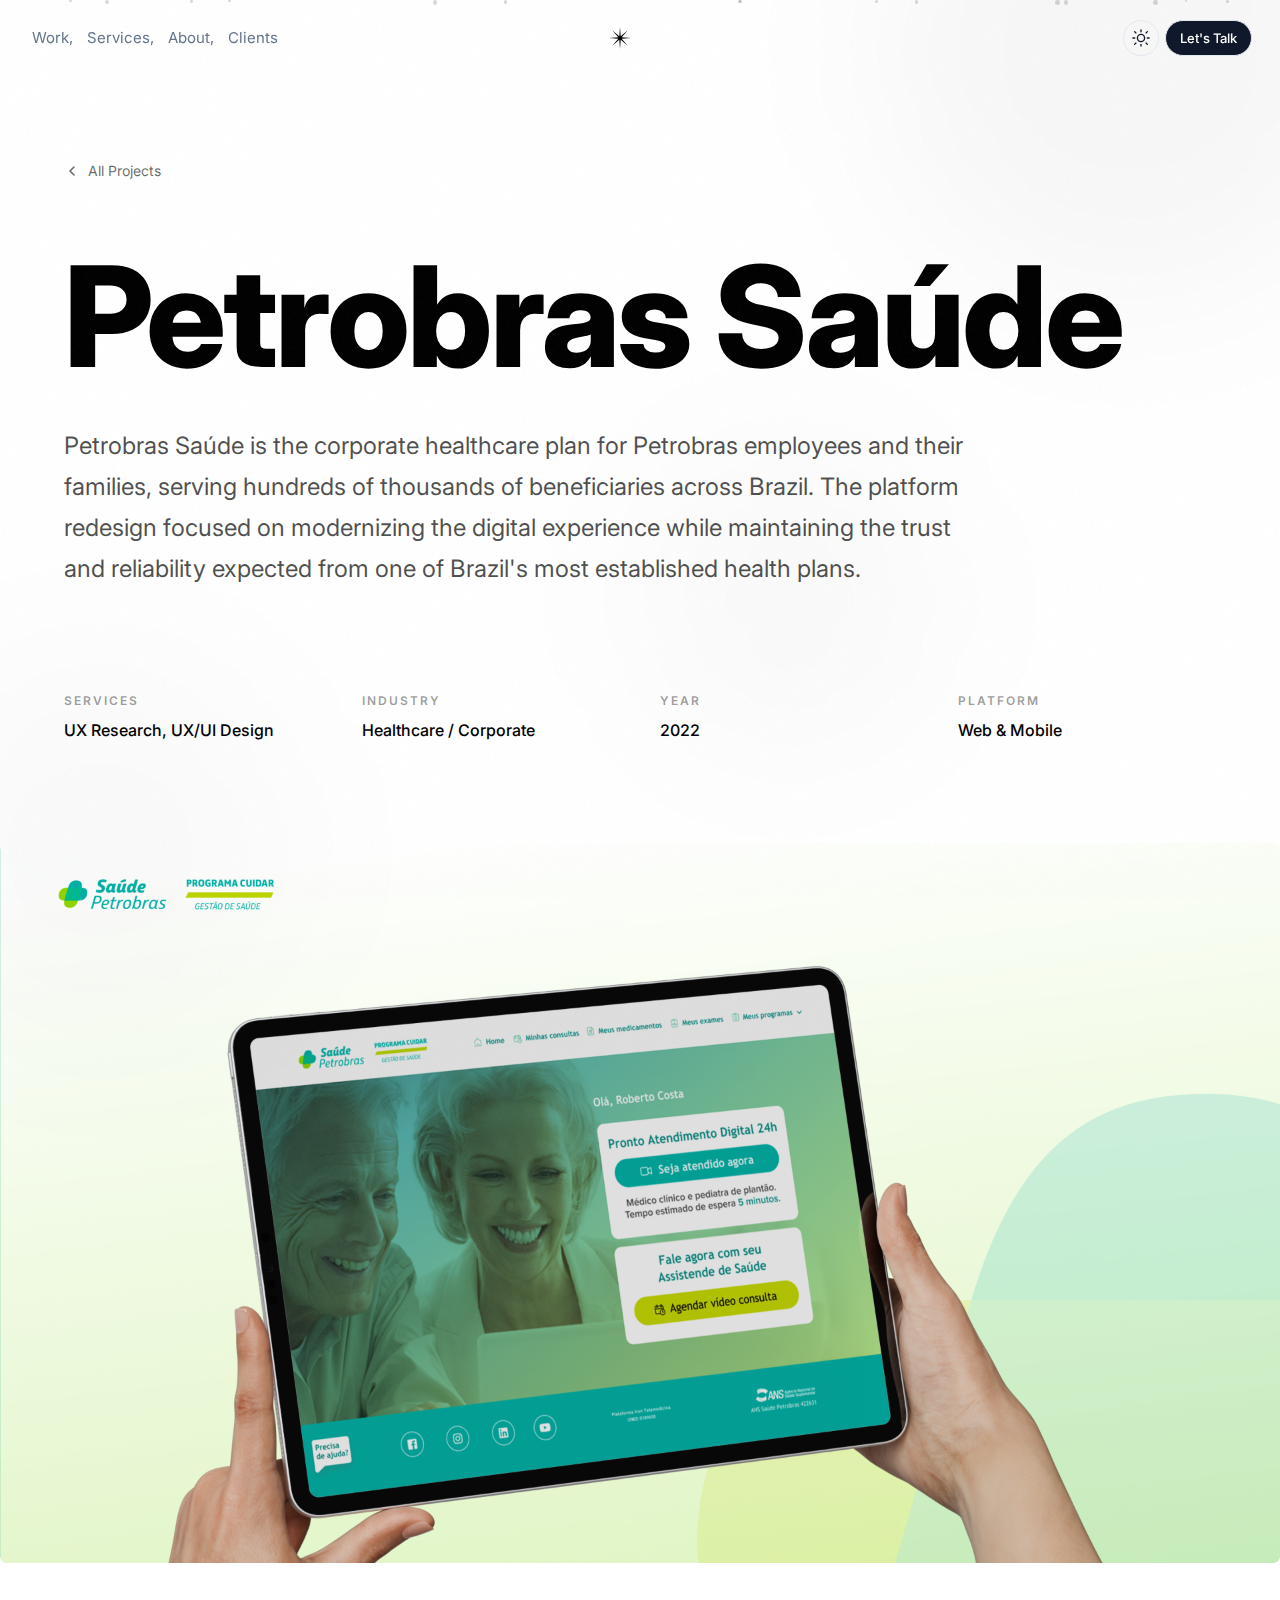
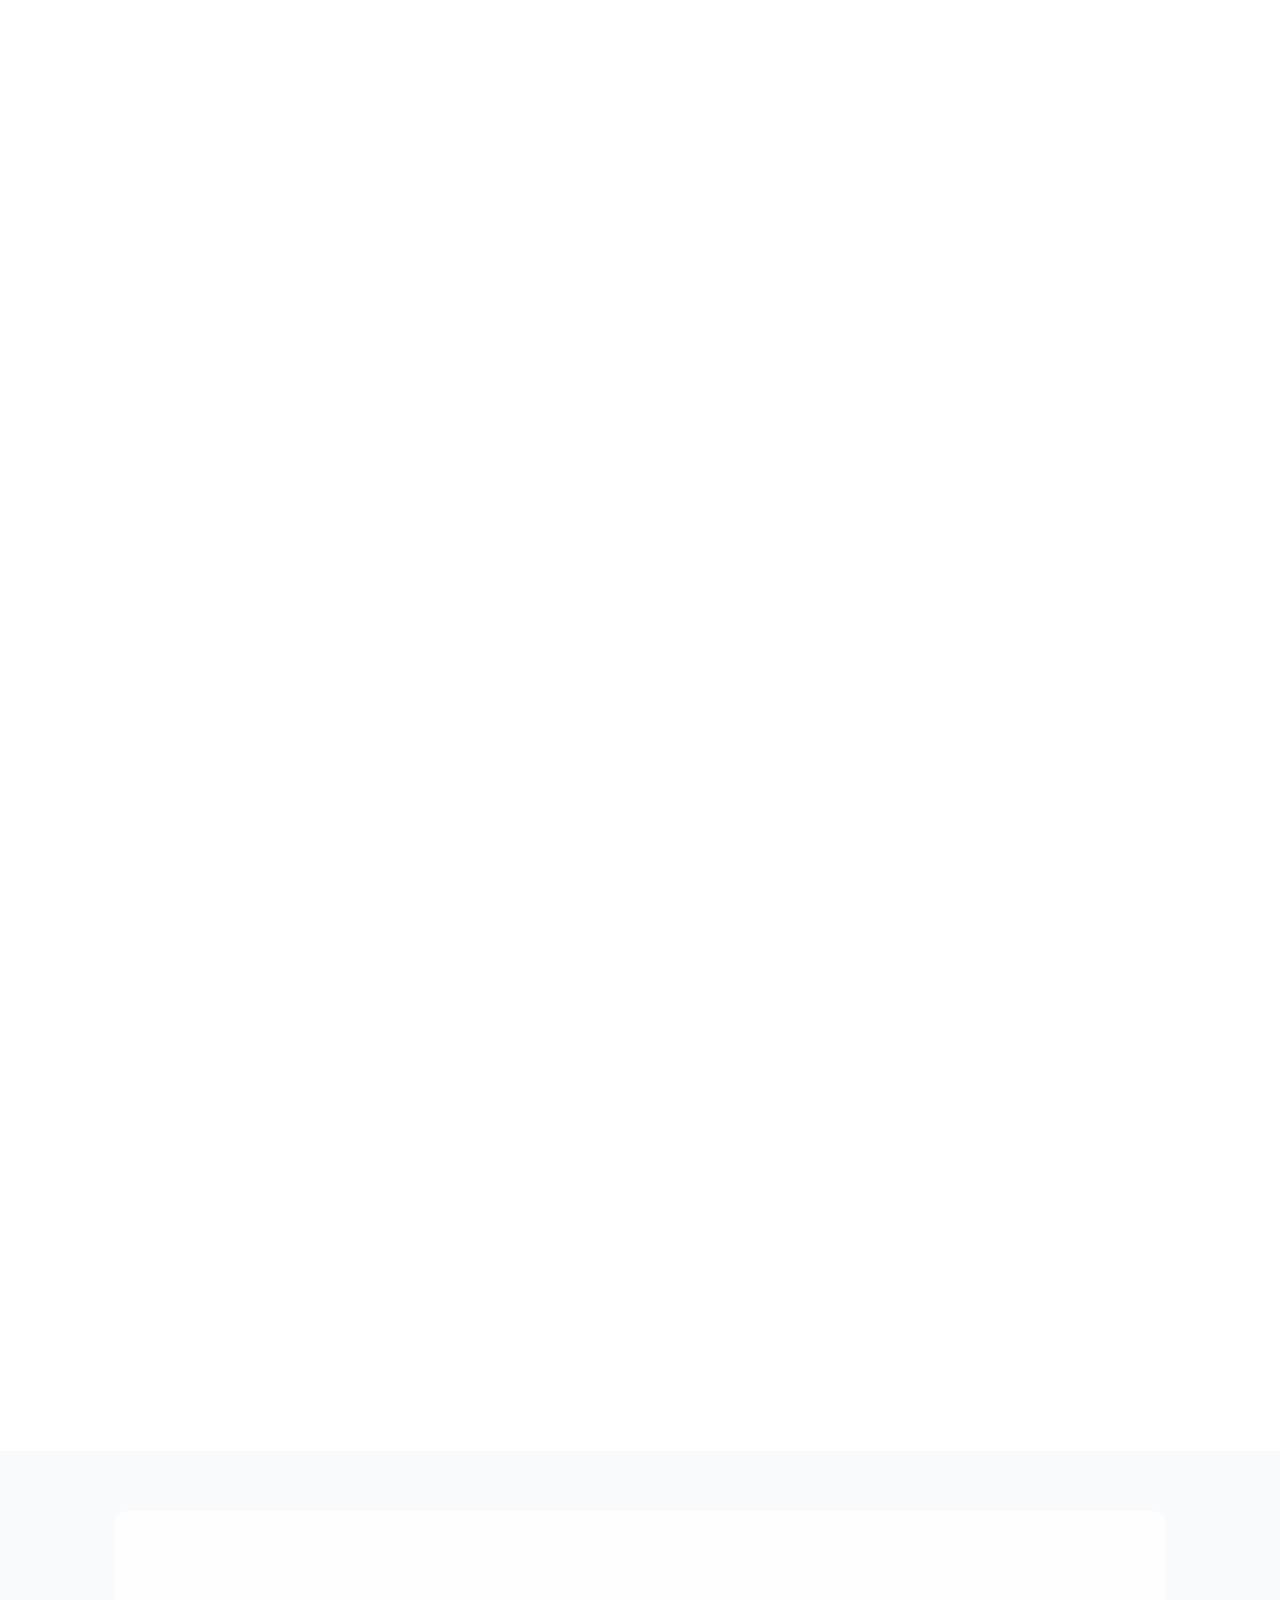
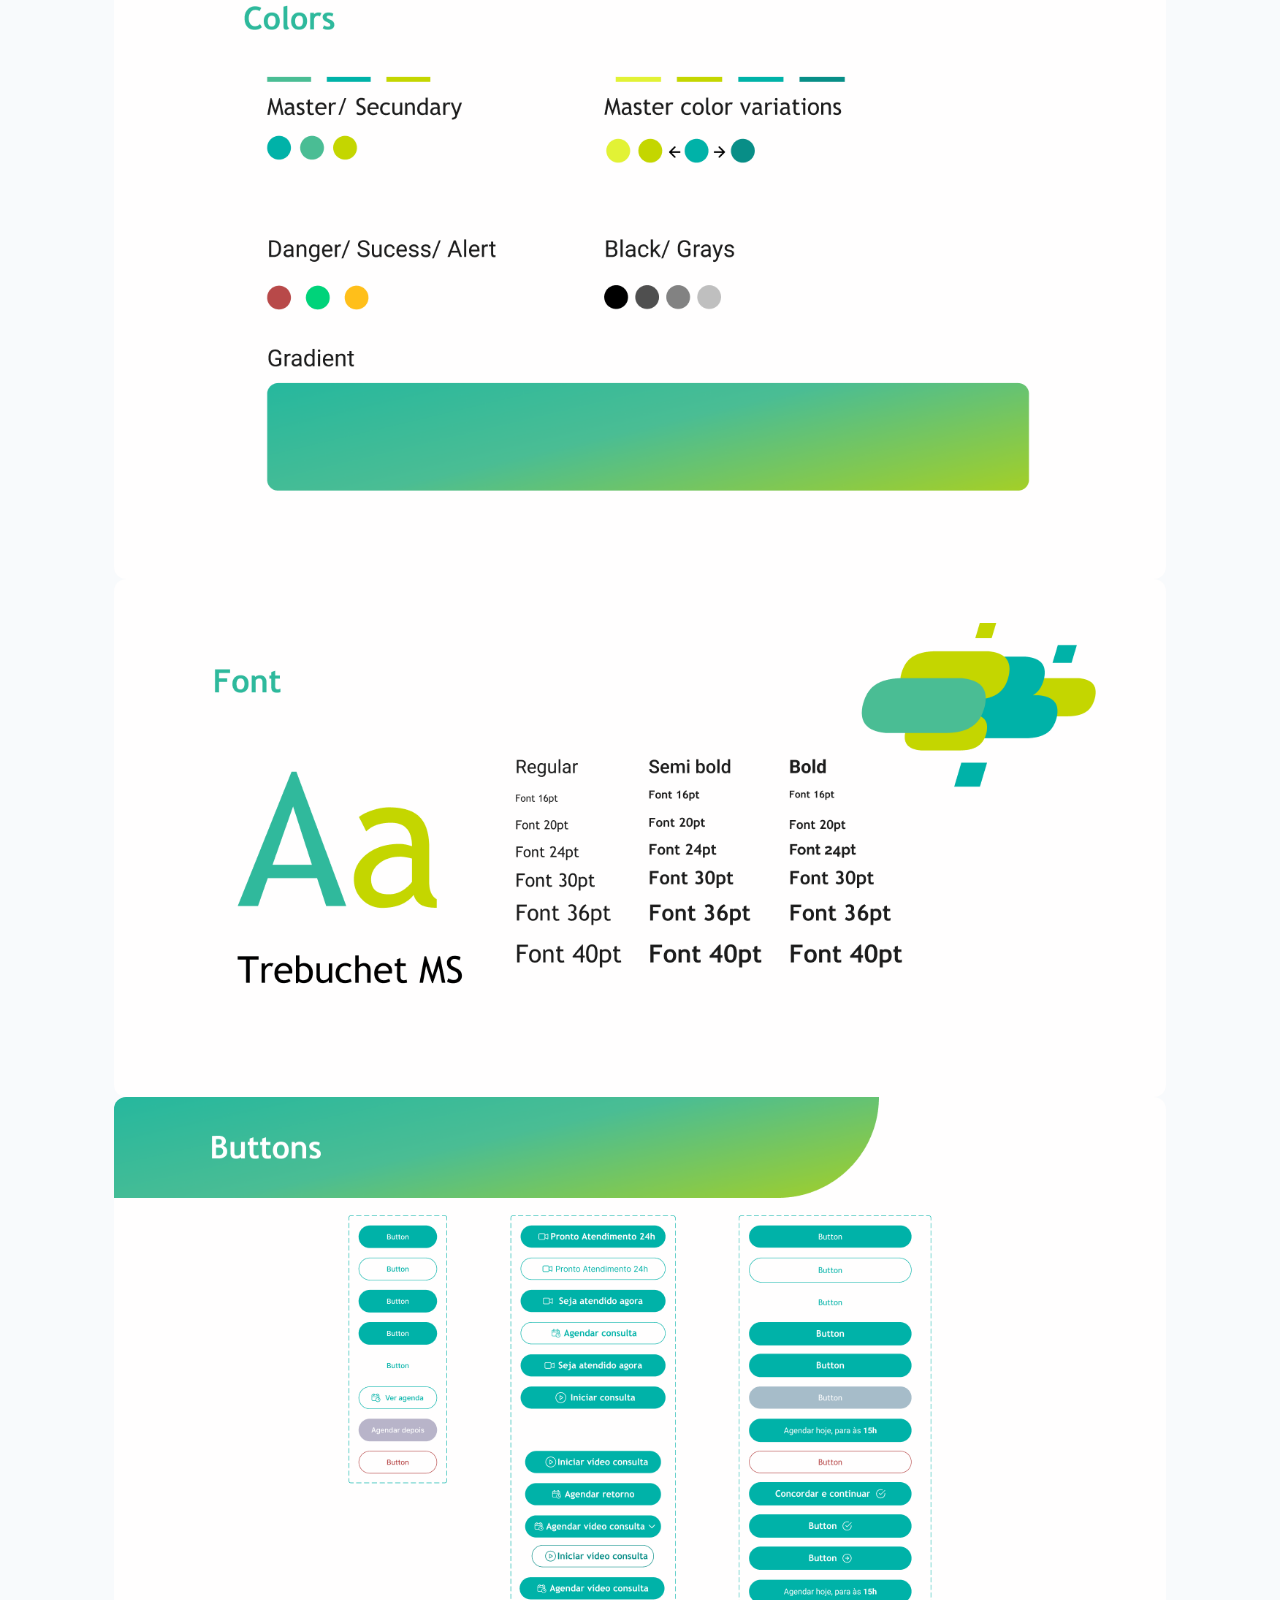
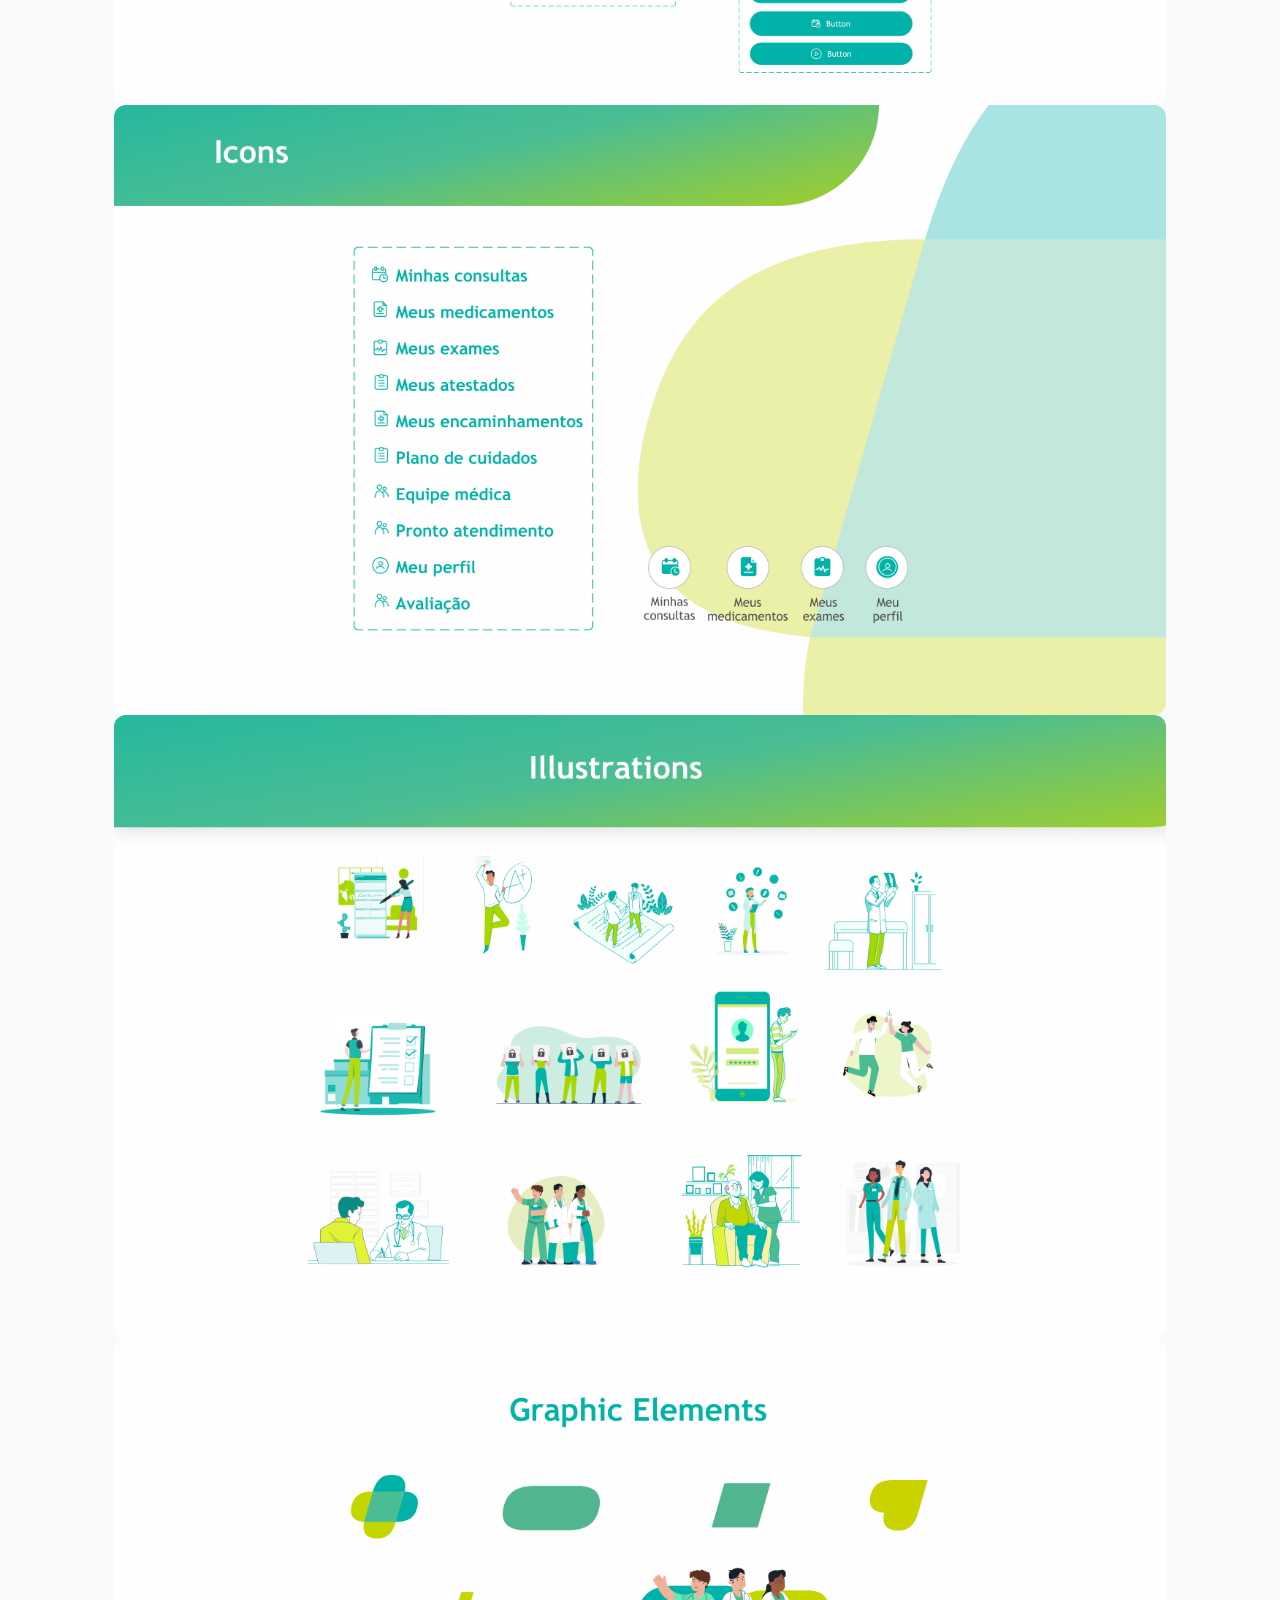
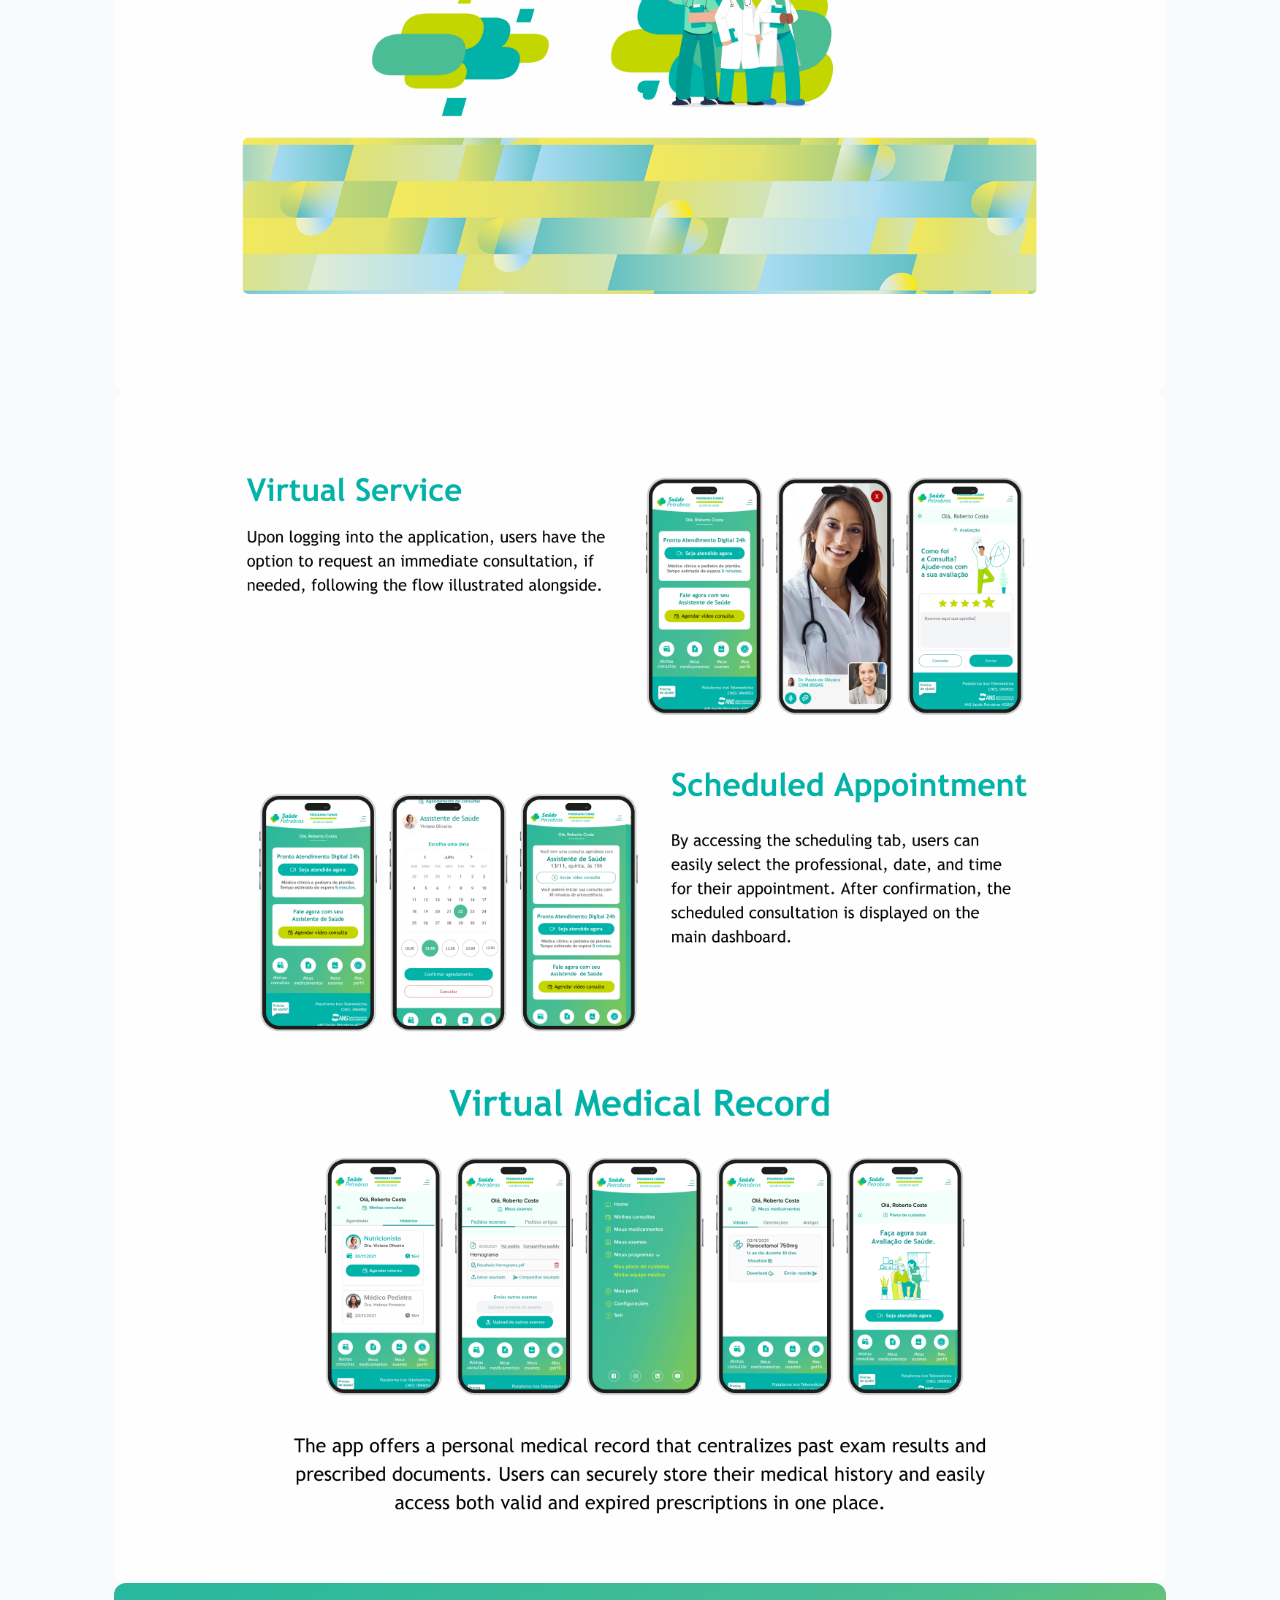
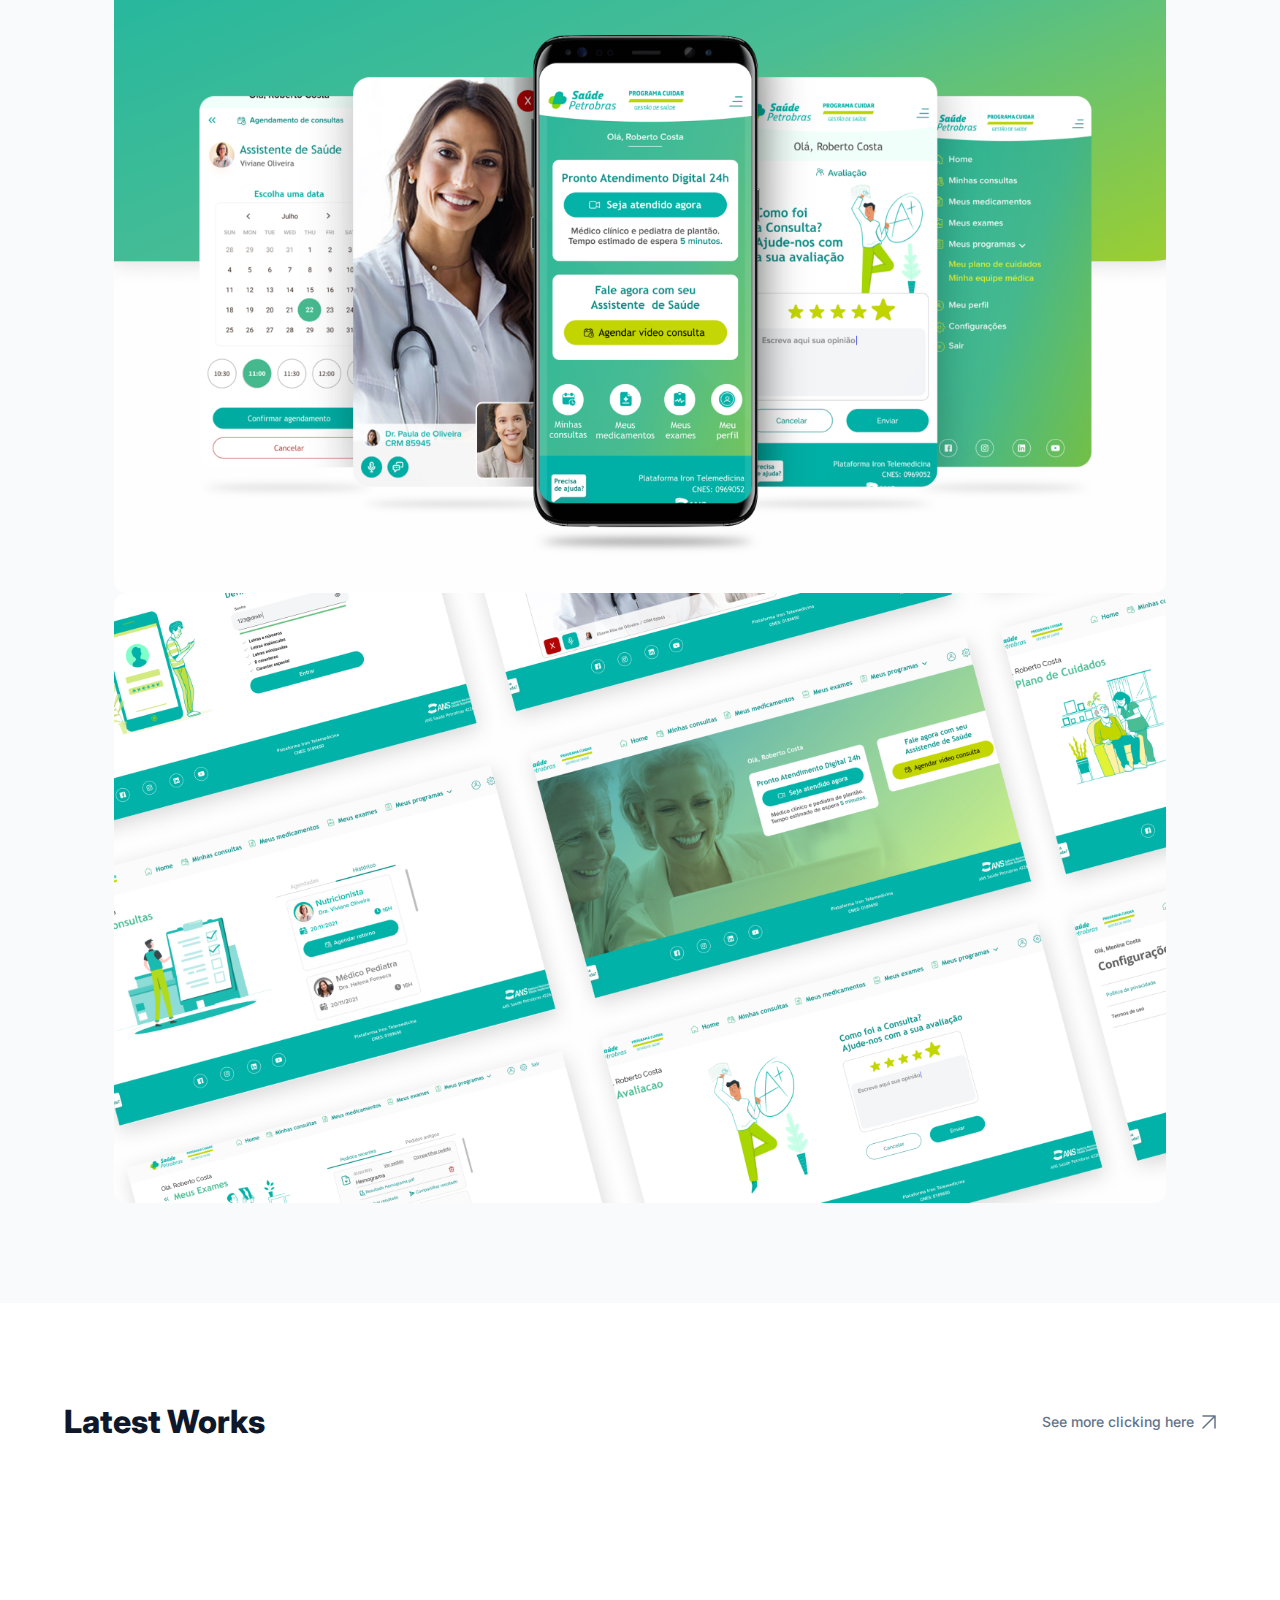
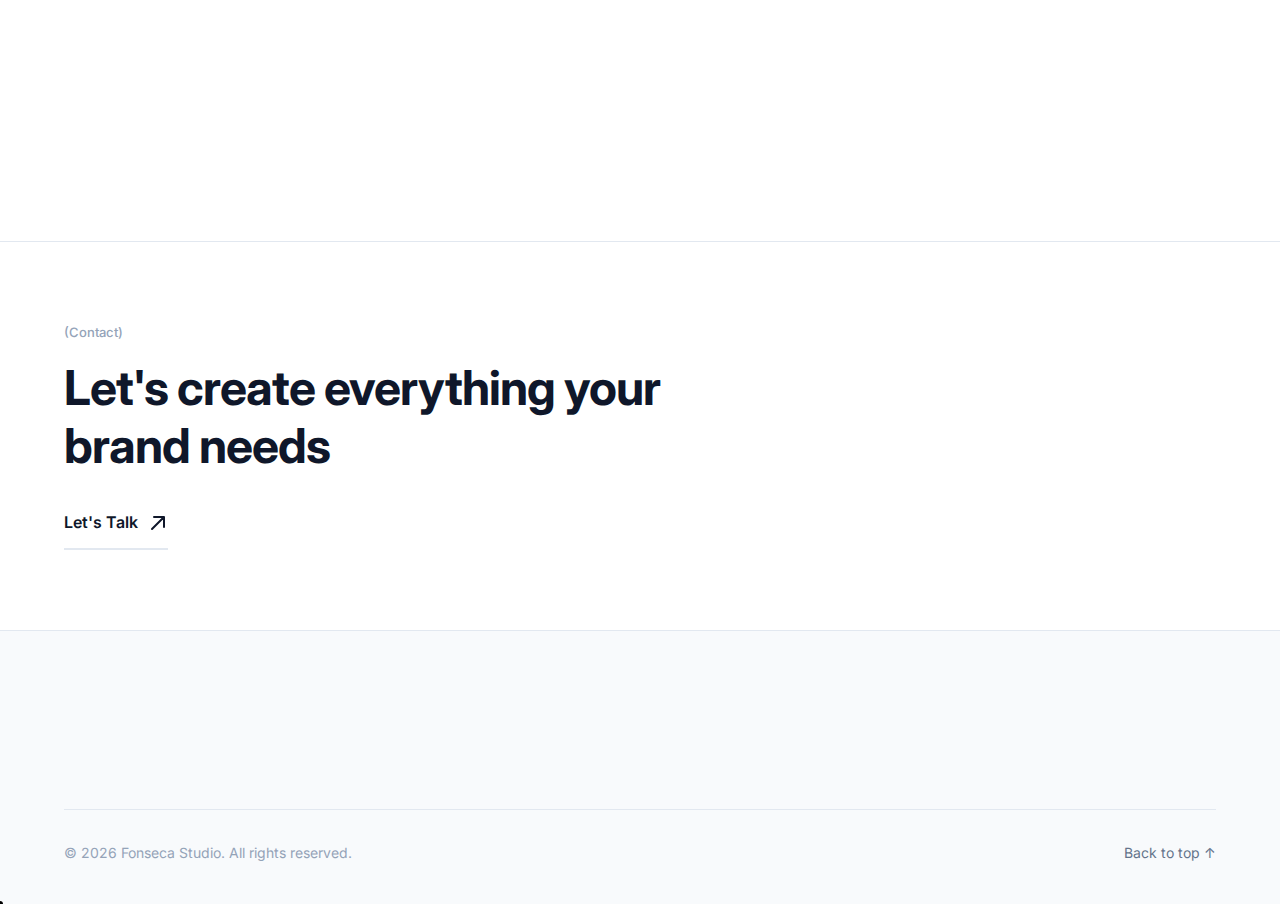
<file: project-petrobras-saude.html>
<!DOCTYPE html>
<html lang="en">
<head>
    <meta charset="UTF-8">
    <meta name="viewport" content="width=device-width, initial-scale=1.0">
    <title>Petrobras Saúde - Fonseca Studio</title>
    <meta name="description" content="Healthcare platform redesign for one of Brazil's largest corporate health plans.">
    <link rel="icon" type="image/png" href="Logo-fonseca.png">
    <link rel="apple-touch-icon" href="Logo-fonseca.png">
    <link rel="stylesheet" href="styles.css">
    <link rel="preconnect" href="https://fonts.googleapis.com">
    <link rel="preconnect" href="https://fonts.gstatic.com" crossorigin>
    <link href="https://fonts.googleapis.com/css2?family=Inter:wght@300;400;500;600;700;800;900&display=swap" rel="stylesheet">
</head>
<body>
    <!-- Navigation -->
    <nav class="navbar navbar-dark">
        <div class="nav-container">
            <div class="nav-left">
                <a href="index.html#work" class="nav-link">Work,</a>
                <a href="index.html#services" class="nav-link">Services,</a>
                <a href="index.html#about" class="nav-link">About,</a>
                <a href="index.html#testimonials" class="nav-link">Clients</a>
            </div>
            
            <div class="nav-logo">
                <a href="index.html">
                    <img src="Logo black.svg" alt="Fonseca Studio" class="nav-logo-img logo-light">
                    <img src="logo white.svg" alt="Fonseca Studio" class="nav-logo-img logo-dark">
                </a>
            </div>
            
            <div class="nav-right">
                <button class="dark-mode-toggle" id="darkModeToggle" aria-label="Toggle dark mode">
                    <svg class="icon-sun" width="18" height="18" viewBox="0 0 20 20" fill="none">
                        <path d="M10 3V1M10 19V17M17 10H19M1 10H3M15.657 4.343L17.071 2.929M2.929 17.071L4.343 15.657M15.657 15.657L17.071 17.071M2.929 2.929L4.343 4.343M14 10C14 12.2091 12.2091 14 10 14C7.79086 14 6 12.2091 6 10C6 7.79086 7.79086 6 10 6C12.2091 6 14 7.79086 14 10Z" stroke="currentColor" stroke-width="1.5" stroke-linecap="round" stroke-linejoin="round"/>
                    </svg>
                    <svg class="icon-moon" width="18" height="18" viewBox="0 0 20 20" fill="none">
                        <path d="M17.293 13.293A8 8 0 016.707 2.707a8.001 8.001 0 1010.586 10.586z" stroke="currentColor" stroke-width="1.5" stroke-linecap="round" stroke-linejoin="round"/>
                    </svg>
                </button>
                <a href="index.html#contact" class="nav-cta">Let's Talk</a>
                <button class="mobile-menu-toggle" aria-label="Toggle menu">
                    <span></span>
                    <span></span>
                </button>
            </div>
        </div>
        
        <!-- Mobile Menu -->
        <div class="mobile-menu">
            <div class="mobile-menu-links">
                <a href="index.html#work" class="mobile-link">Work</a>
                <a href="index.html#services" class="mobile-link">Services</a>
                <a href="index.html#about" class="mobile-link">About</a>
                <a href="index.html#testimonials" class="mobile-link">Clients</a>
                <a href="index.html#contact" class="mobile-link mobile-cta">Let's Talk</a>
            </div>
        </div>
    </nav>

    <!-- Project Hero -->
    <section class="project-hero">
        <div class="container">
            <a href="projects.html" class="back-link back-link-light">
                <svg width="16" height="16" viewBox="0 0 16 16" fill="none">
                    <path d="M10 12L6 8L10 4" stroke="currentColor" stroke-width="1.5" stroke-linecap="round" stroke-linejoin="round"/>
                </svg>
                <span>All Projects</span>
            </a>
            
            <h1 class="project-hero-title">Petrobras Saúde</h1>
            
            <p class="project-hero-description">
                Petrobras Saúde is the corporate healthcare plan for Petrobras employees and their families, serving hundreds of thousands of beneficiaries across Brazil. The platform redesign focused on modernizing the digital experience while maintaining the trust and reliability expected from one of Brazil's most established health plans.
            </p>

            <div class="project-meta-grid">
                <div class="meta-block">
                    <span class="meta-label">Services</span>
                    <span class="meta-value">UX Research, UX/UI Design</span>
                </div>
                <div class="meta-block">
                    <span class="meta-label">Industry</span>
                    <span class="meta-value">Healthcare / Corporate</span>
                </div>
                <div class="meta-block">
                    <span class="meta-label">Year</span>
                    <span class="meta-value">2022</span>
                </div>
                <div class="meta-block">
                    <span class="meta-label">Platform</span>
                    <span class="meta-value">Web & Mobile</span>
                </div>
            </div>
        </div>
    </section>

    <!-- Project Cover Image -->
    <section class="project-cover">
        <div class="project-cover-image">
            <img src="Petrobras/Cover/Cover petro Hero cover.png" alt="Petrobras Saúde Project Cover" class="cover-img">
        </div>
    </section>

    <!-- Project Content -->
    <section class="project-content">
        <div class="container">
            <div class="content-grid">
                <!-- Project Description -->
                <div class="content-section">
                    <h2 class="content-title">Project Description</h2>
                    <div class="content-text">
                        <p>The Petrobras Saúde digital platform needed a complete overhaul to meet modern user expectations. The existing system was functional but outdated, creating friction for users trying to access essential healthcare services.</p>
                        <p>Our approach began with extensive user research across different beneficiary segments, including active employees, retirees, and dependents. Each group had unique needs and varying levels of digital literacy, which directly informed our design decisions.</p>
                        <p>This solution was designed and delivered during the COVID-19 pandemic, a critical period when fast and reliable access to healthcare services became essential. Given the urgency of the context, the platform was developed and launched as quickly as possible, without compromising usability or clarity.</p>
                        <p>The redesigned platform prioritizes clarity and efficiency, enabling users to find healthcare providers, schedule appointments, check coverage details, and manage their health benefits with confidence and minimal friction.</p>
                    </div>
                </div>

                <!-- Project Details -->
                <div class="content-section">
                    <h2 class="content-title">Project Details</h2>
                    <ul class="details-list">
                        <li>Delivered during COVID-19 pandemic under tight deadlines</li>
                        <li>User research across employees, retirees, and dependents</li>
                        <li>Redesigned provider search with filters and location-based results</li>
                        <li>Simplified appointment scheduling with real-time availability</li>
                        <li>Clear coverage lookup with easy-to-understand explanations</li>
                        <li>Streamlined claims submission and reimbursement tracking</li>
                        <li>Digital health card for quick access to beneficiary information</li>
                        <li>Accessibility-first approach for users with varying digital literacy</li>
                        <li>Responsive design for seamless web and mobile experience</li>
                        <li>Fast turnaround without compromising usability or clarity</li>
                    </ul>
                </div>

                <!-- File Under -->
                <div class="content-section">
                    <h2 class="content-title">File Under</h2>
                    <div class="file-under-tags">
                        <span>Healthcare</span>
                        <span>UX Research</span>
                        <span>Product Design</span>
                        <span>COVID-19</span>
                        <span>Enterprise</span>
                        <span>Accessibility</span>
                        <span>Brazil</span>
                        <span>Digital Health</span>
                    </div>
                </div>
            </div>
        </div>
    </section>

    <!-- Project Gallery -->
    <section class="project-gallery">
        <div class="gallery-full">
            <img src="Petrobras/2.png" alt="Petrobras Saúde Image 2" class="gallery-img">
        </div>
        <div class="gallery-full">
            <img src="Petrobras/3.png" alt="Petrobras Saúde Image 3" class="gallery-img">
        </div>
        <div class="gallery-full">
            <img src="Petrobras/4.png" alt="Petrobras Saúde Image 4" class="gallery-img">
        </div>
        <div class="gallery-full">
            <img src="Petrobras/5.png" alt="Petrobras Saúde Image 5" class="gallery-img">
        </div>
        <div class="gallery-full">
            <img src="Petrobras/6.png" alt="Petrobras Saúde Image 6" class="gallery-img">
        </div>
        <div class="gallery-full">
            <img src="Petrobras/7.png" alt="Petrobras Saúde Image 7" class="gallery-img">
        </div>
        <div class="gallery-full">
            <img src="Petrobras/8.png" alt="Petrobras Saúde Image 8" class="gallery-img">
        </div>
        <div class="gallery-full">
            <img src="Petrobras/9.png" alt="Petrobras Saúde Image 9" class="gallery-img">
        </div>
        <div class="gallery-full">
            <img src="Petrobras/10.png" alt="Petrobras Saúde Image 10" class="gallery-img">
        </div>
    </section>

    <!-- Related Projects -->
    <section class="related-projects">
        <div class="container">
            <div class="related-header">
                <h2>Latest Works</h2>
                <a href="projects.html" class="see-more-link">
                    See more clicking here
                    <svg width="14" height="14" viewBox="0 0 14 14" fill="none">
                        <path d="M1 13L13 1M13 1H1M13 1V13" stroke="currentColor" stroke-width="1.5" stroke-linecap="round" stroke-linejoin="round"/>
                    </svg>
                </a>
            </div>
            
            <div class="related-grid">
                <a href="project-transparent-space.html" class="related-card">
                    <div class="related-image">
                        <img src="Cover transparent product main page.png" alt="Transparent.space" class="related-img">
                    </div>
                    <div class="related-info">
                        <span class="related-name">Transparent.space</span>
                        <span class="related-location">(Product Design)</span>
                    </div>
                </a>
                <a href="project-transparent-space-brand.html" class="related-card">
                    <div class="related-image">
                        <img src="Cover transparent main page.png" alt="Transparent.space" class="related-img">
                    </div>
                    <div class="related-info">
                        <span class="related-name">Transparent.space</span>
                        <span class="related-location">(Branding)</span>
                    </div>
                </a>
                <a href="project-hedgehog.html" class="related-card">
                    <div class="related-image">
                        <img src="Hedgehog /Hedgehog/Cover Hedgehog main page.png" alt="Hedgehog" class="related-img">
                    </div>
                    <div class="related-info">
                        <span class="related-name">Hedgehog</span>
                        <span class="related-location">(Web3)</span>
                    </div>
                </a>
                <a href="project-picnic.html" class="related-card">
                    <div class="related-image">
                        <img src="Cover Picnic main page.png" alt="Picnic" class="related-img">
                    </div>
                    <div class="related-info">
                        <span class="related-name">Picnic</span>
                        <span class="related-location">(Branding)</span>
                    </div>
                </a>
            </div>
        </div>
    </section>

    <!-- Contact CTA -->
    <section class="project-cta-minimal">
        <div class="container">
            <span class="cta-label-minimal">(Contact)</span>
            <h2 class="cta-title-minimal">Let's create everything your brand needs</h2>
            <a href="index.html#contact" class="cta-link-minimal">
                Let's Talk
                <svg width="20" height="20" viewBox="0 0 20 20" fill="none">
                    <path d="M4 16L16 4M16 4H6M16 4V14" stroke="currentColor" stroke-width="2" stroke-linecap="round" stroke-linejoin="round"/>
                </svg>
            </a>
        </div>
    </section>

    <!-- Footer -->
    <footer class="footer">
        <div class="container">
            <div class="footer-content">
                <div class="footer-brand">
                    <a href="index.html" class="footer-logo-link">
                        <img src="Logo-fonseca.png" alt="Fonseca Studio" class="footer-logo-img">
                    </a>
                    <p>Creating digital experiences that matter.</p>
                </div>
                <div class="footer-links">
                    <a href="index.html#work">Work</a>
                    <a href="index.html#services">Services</a>
                    <a href="index.html#about">About</a>
                    <a href="index.html#contact">Contact</a>
                </div>
                <div class="footer-social">
                    <a href="https://www.linkedin.com/in/maths-fonseca/" target="_blank" aria-label="LinkedIn">
                        <svg width="20" height="20" viewBox="0 0 24 24" fill="currentColor">
                            <path d="M20.447 20.452h-3.554v-5.569c0-1.328-.027-3.037-1.852-3.037-1.853 0-2.136 1.445-2.136 2.939v5.667H9.351V9h3.414v1.561h.046c.477-.9 1.637-1.85 3.37-1.85 3.601 0 4.267 2.37 4.267 5.455v6.286zM5.337 7.433c-1.144 0-2.063-.926-2.063-2.065 0-1.138.92-2.063 2.063-2.063 1.14 0 2.064.925 2.064 2.063 0 1.139-.925 2.065-2.064 2.065zm1.782 13.019H3.555V9h3.564v11.452zM22.225 0H1.771C.792 0 0 .774 0 1.729v20.542C0 23.227.792 24 1.771 24h20.451C23.2 24 24 23.227 24 22.271V1.729C24 .774 23.2 0 22.222 0h.003z"/>
                        </svg>
                    </a>
                    <a href="https://www.behance.net/maths-fonseca" target="_blank" aria-label="Behance">
                        <svg width="20" height="20" viewBox="0 0 24 24" fill="currentColor">
                            <path d="M22 7h-7v-2h7v2zm1.726 10c-.442 1.297-2.029 3-5.101 3-3.074 0-5.564-1.729-5.564-5.675 0-3.91 2.325-5.92 5.466-5.92 3.082 0 4.964 1.782 5.375 4.426.078.506.109 1.188.095 2.14h-8.027c.13 3.211 3.483 3.312 4.588 2.029h3.168zm-7.686-4h4.965c-.105-1.547-1.136-2.219-2.477-2.219-1.466 0-2.277.768-2.488 2.219zm-9.574 6.988h-6.466v-14.967h6.953c5.476.081 5.58 5.444 2.72 6.906 3.461 1.26 3.577 8.061-3.207 8.061zm-3.466-8.988h3.584c2.508 0 2.906-3-.312-3h-3.272v3zm3.391 3h-3.391v3.016h3.341c3.055 0 2.868-3.016.05-3.016z"/>
                        </svg>
                    </a>
                    <a href="https://x.com/0xFonseca" target="_blank" aria-label="Twitter">
                        <svg width="20" height="20" viewBox="0 0 24 24" fill="currentColor">
                            <path d="M18.244 2.25h3.308l-7.227 8.26 8.502 11.24H16.17l-5.214-6.817L4.99 21.75H1.68l7.73-8.835L1.254 2.25H8.08l4.713 6.231zm-1.161 17.52h1.833L7.084 4.126H5.117z"/>
                        </svg>
                    </a>
                </div>
            </div>
            <div class="footer-bottom">
                <p>&copy; <span id="current-year">2025</span> Fonseca Studio. All rights reserved.</p>
                <a href="#" class="back-to-top" onclick="window.scrollTo({top: 0, behavior: 'smooth'}); return false;">Back to top ↑</a>
            </div>
        </div>
    </footer>

    <script src="script.js"></script>
</body>
</html>
</file>
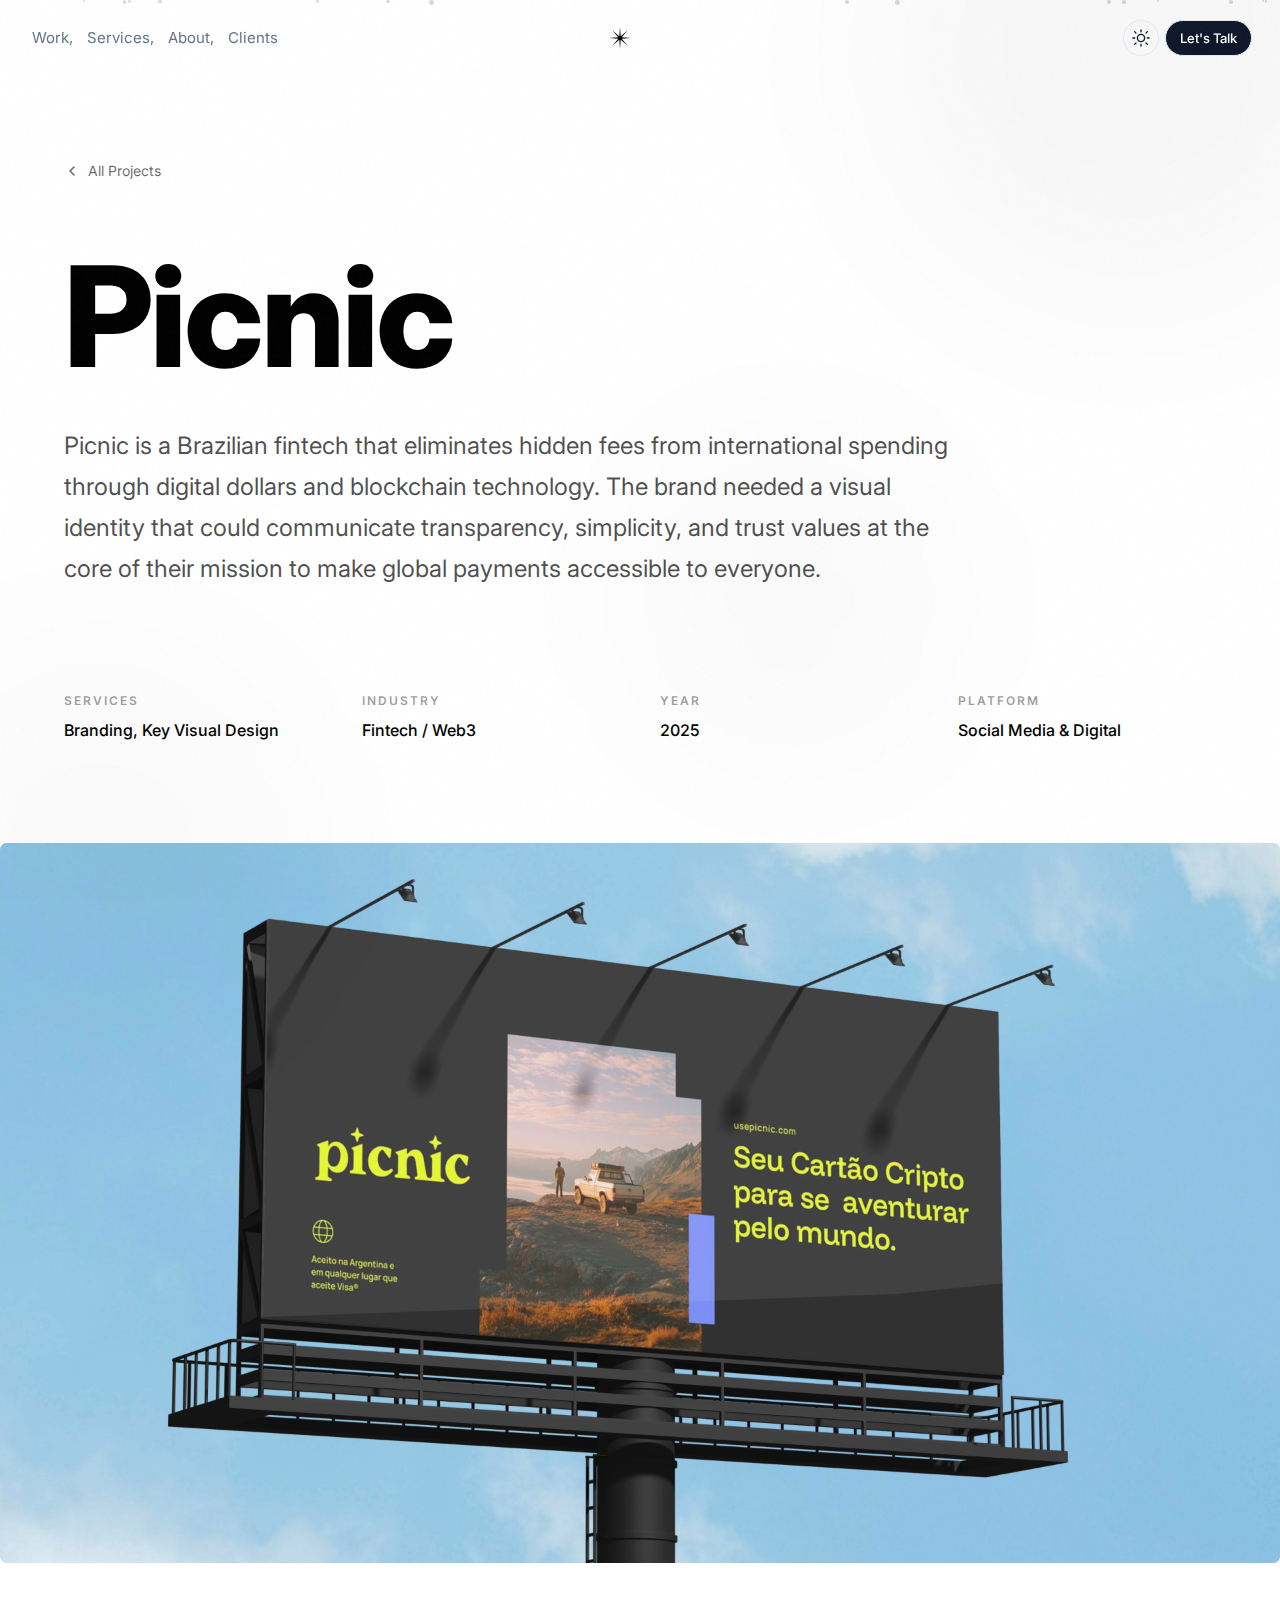
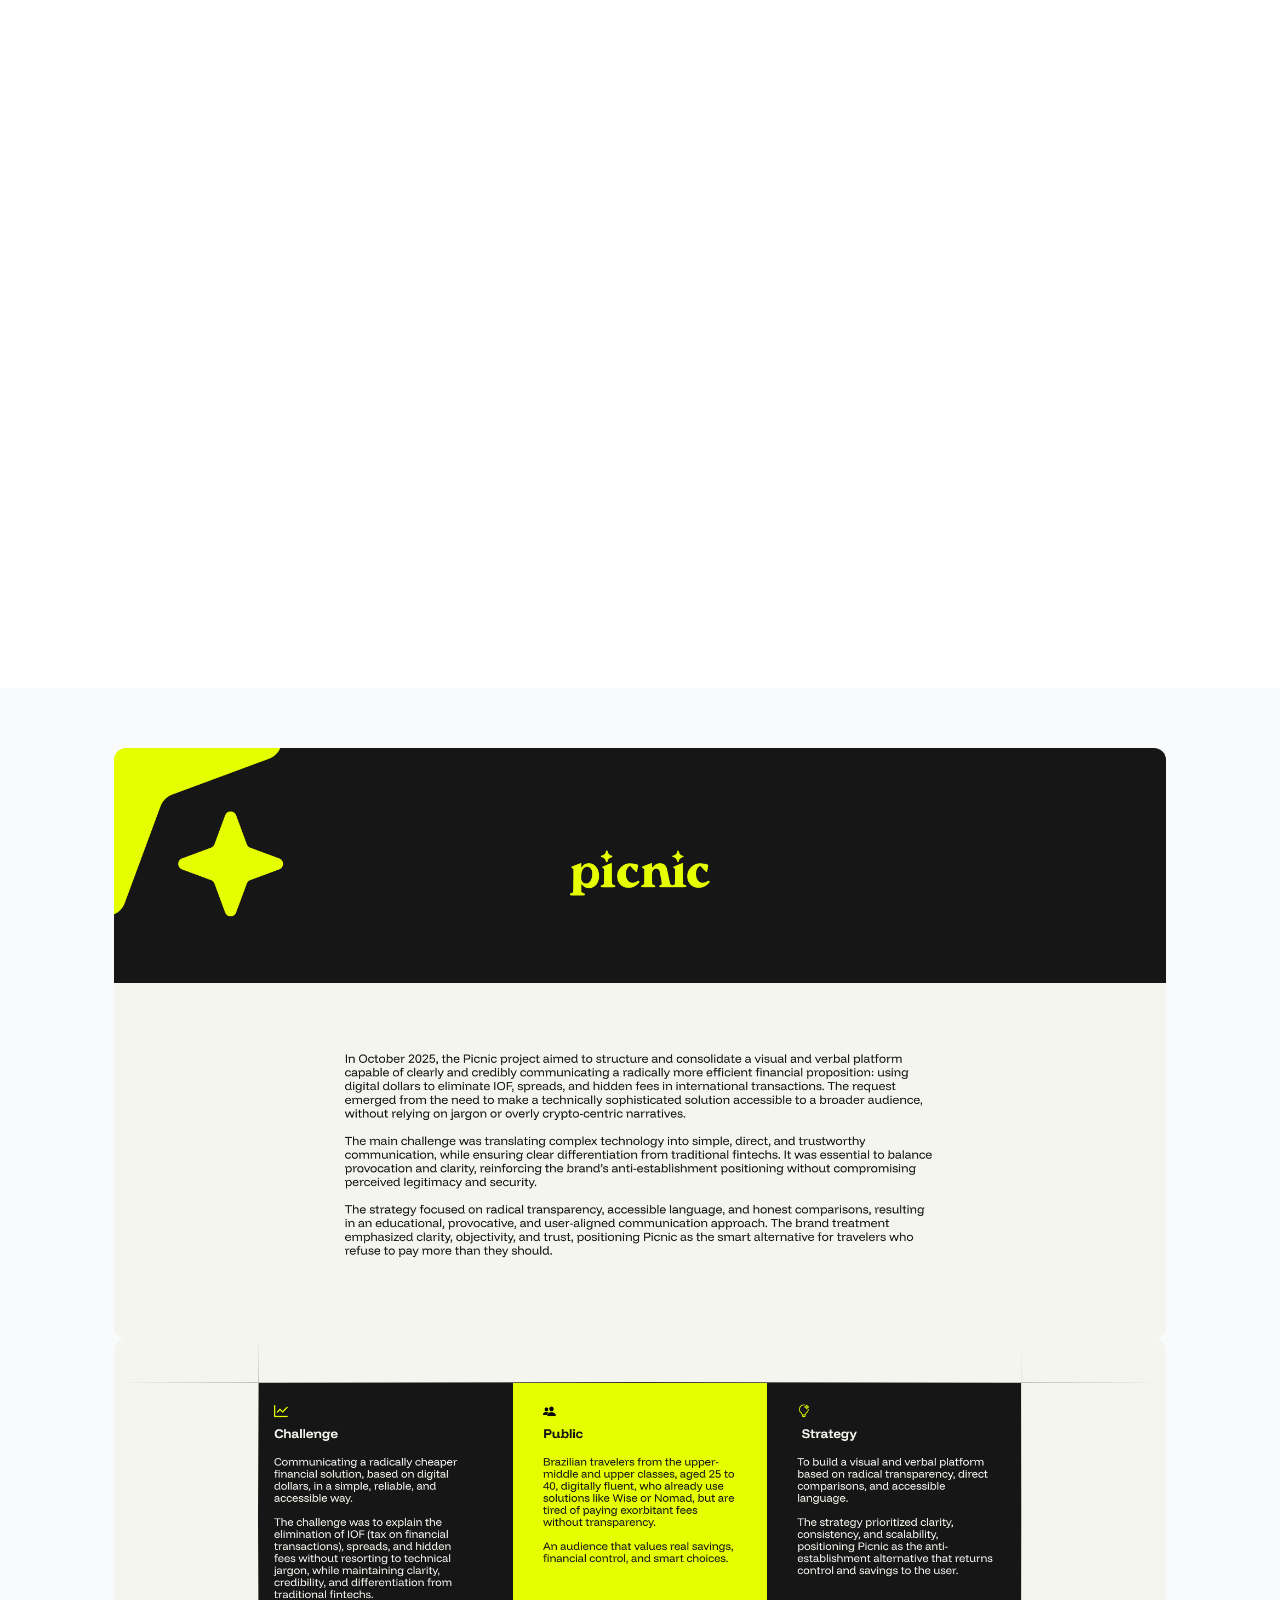
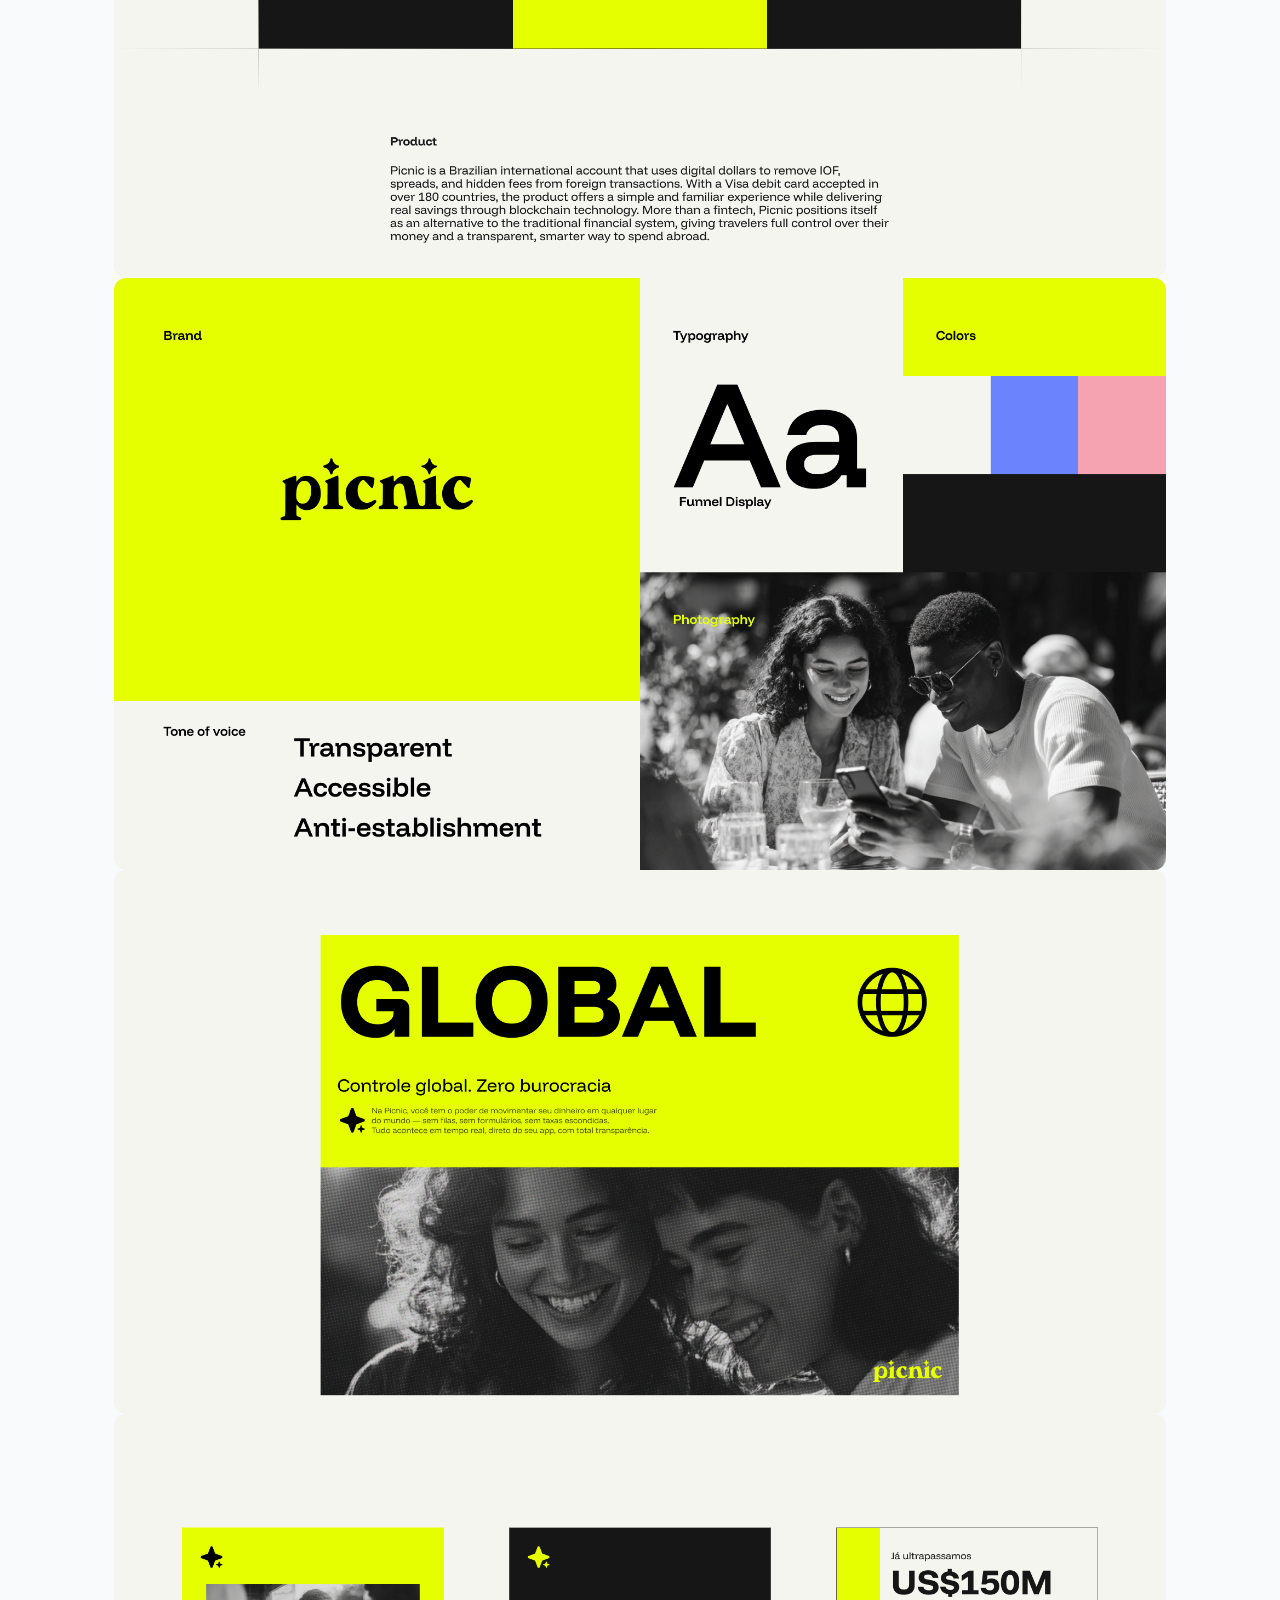
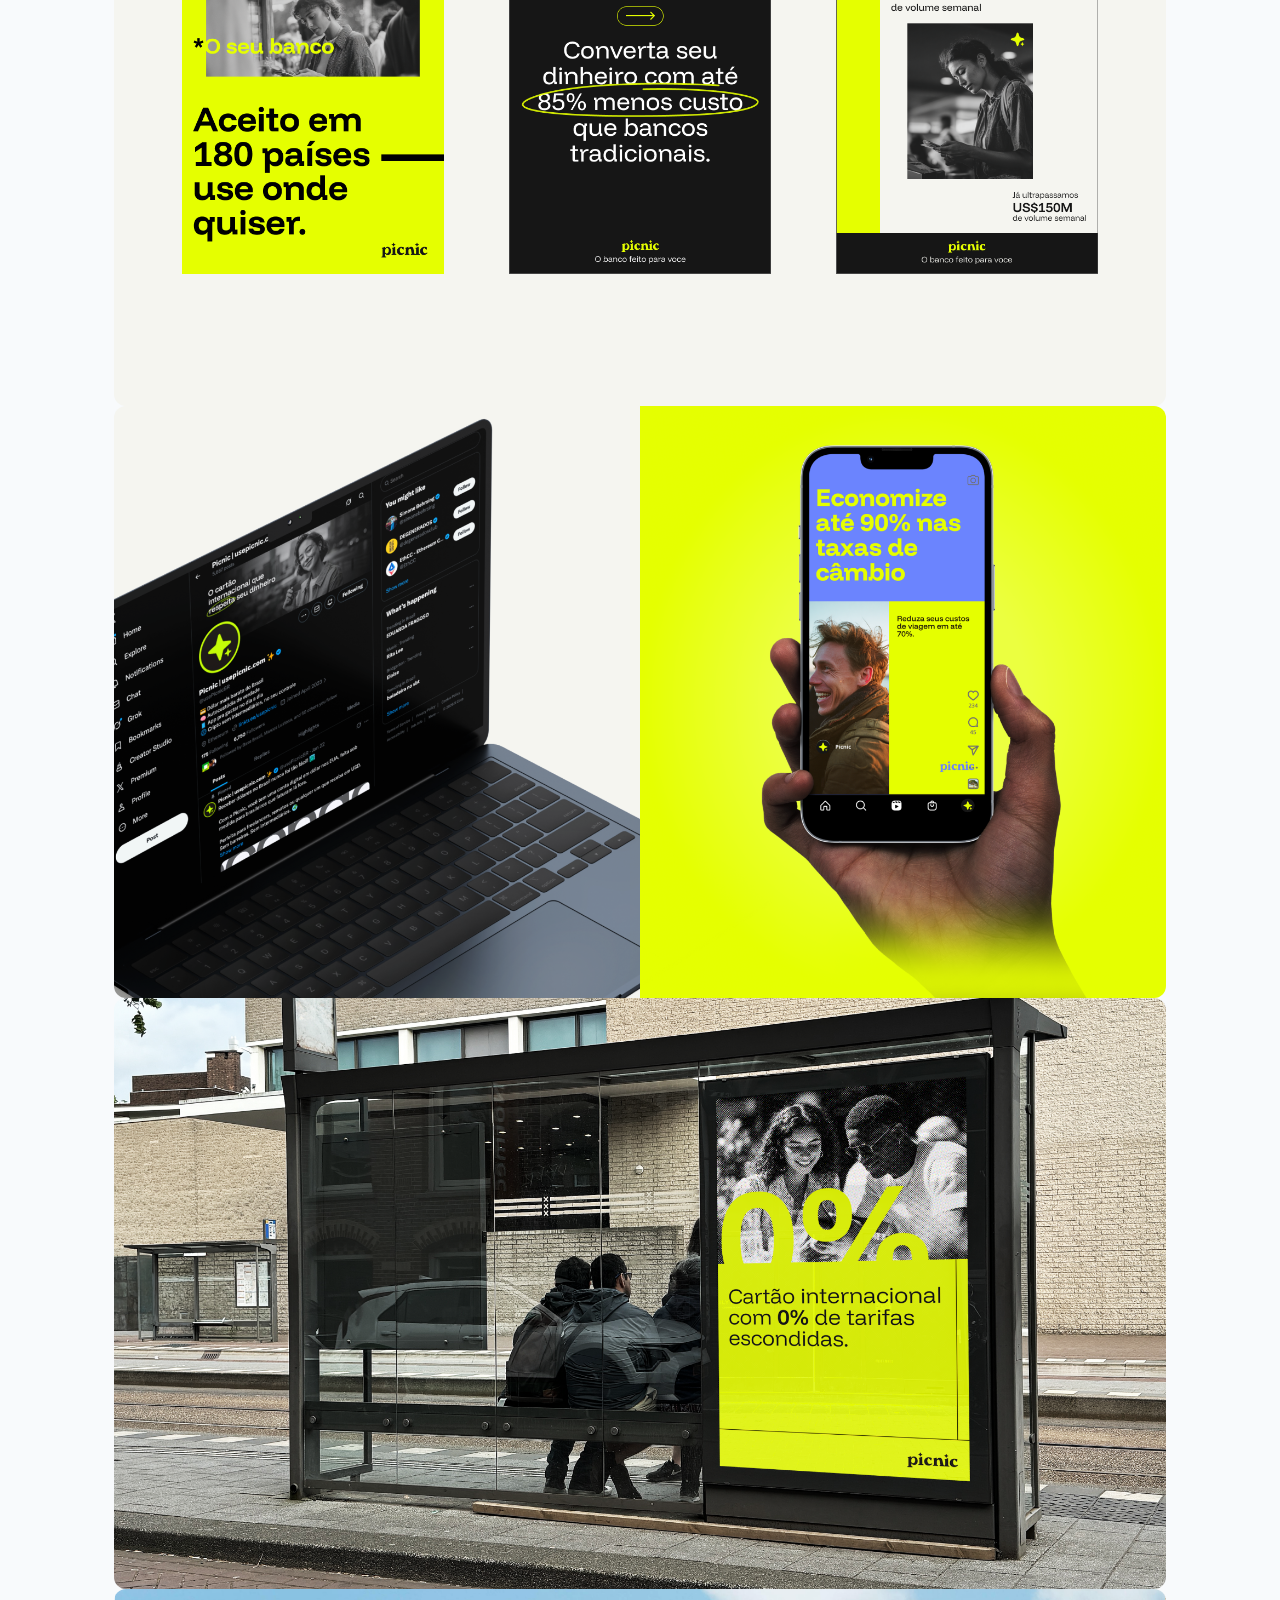
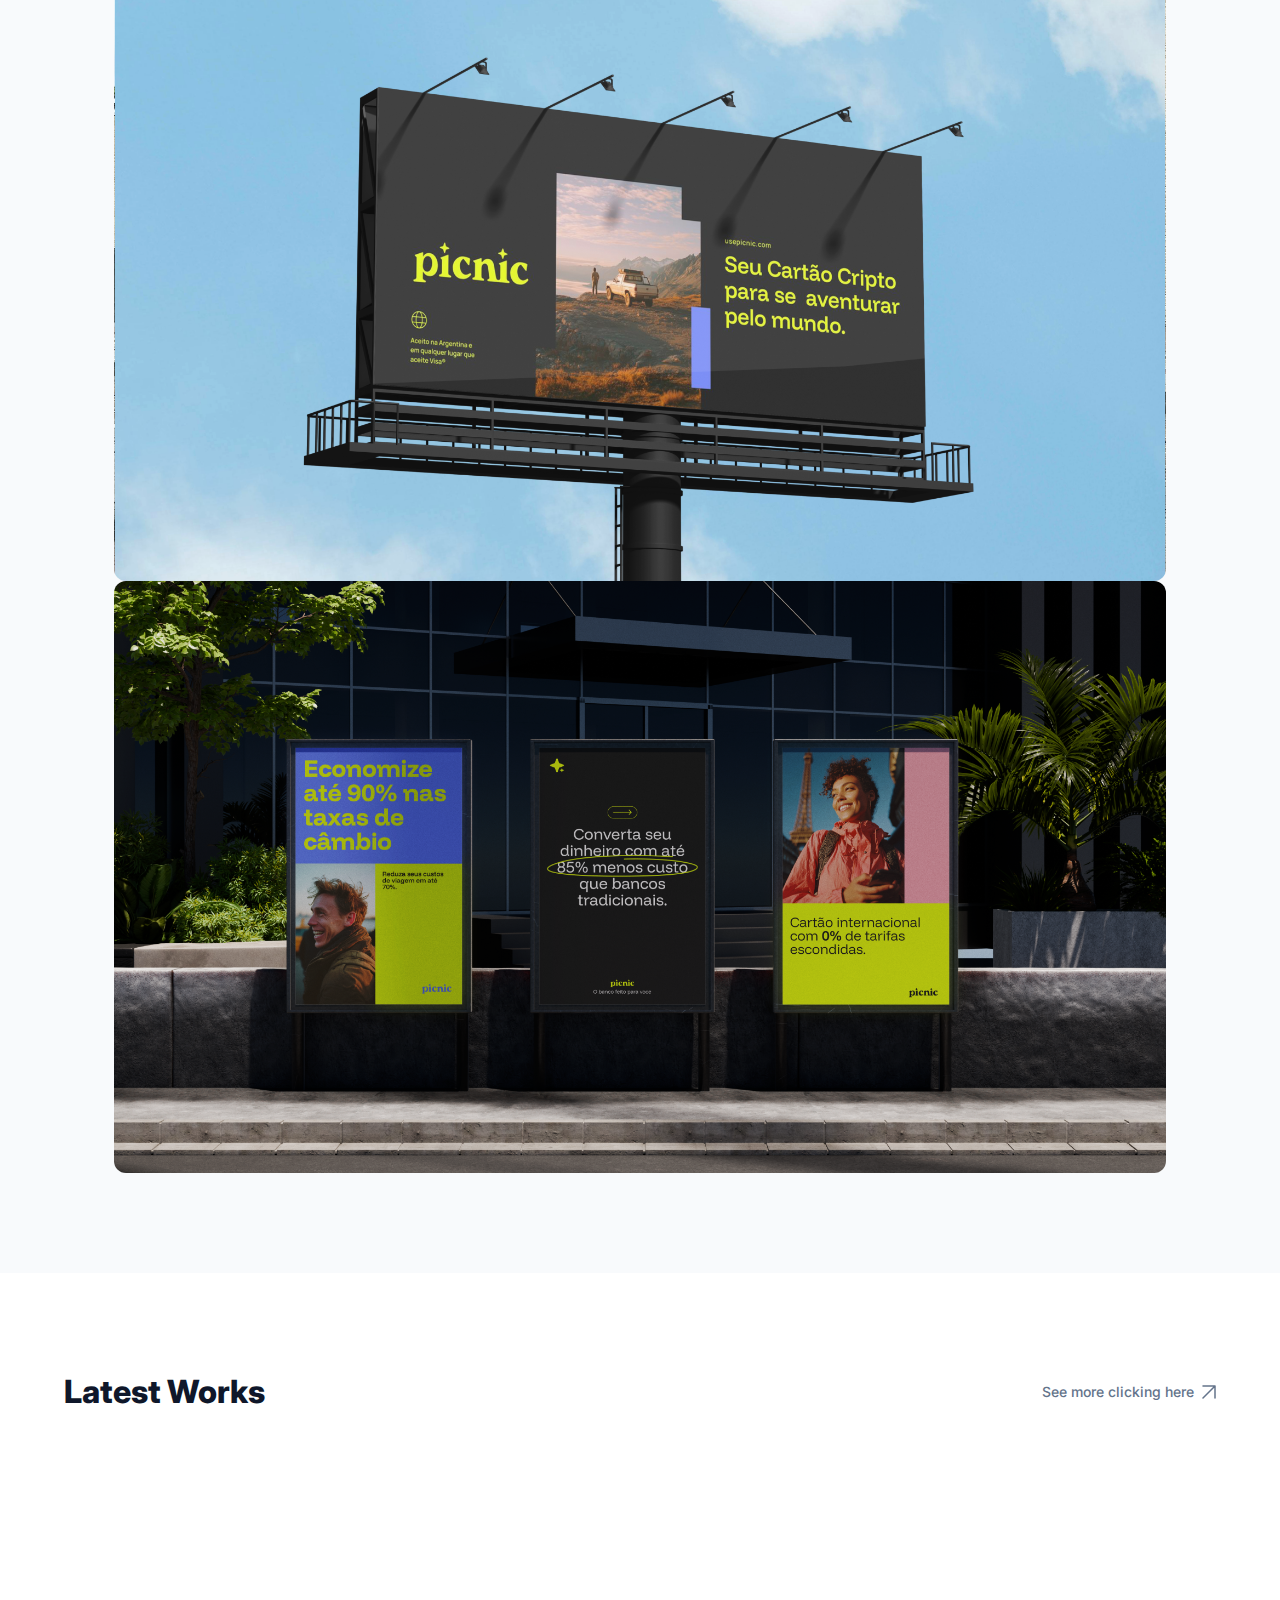
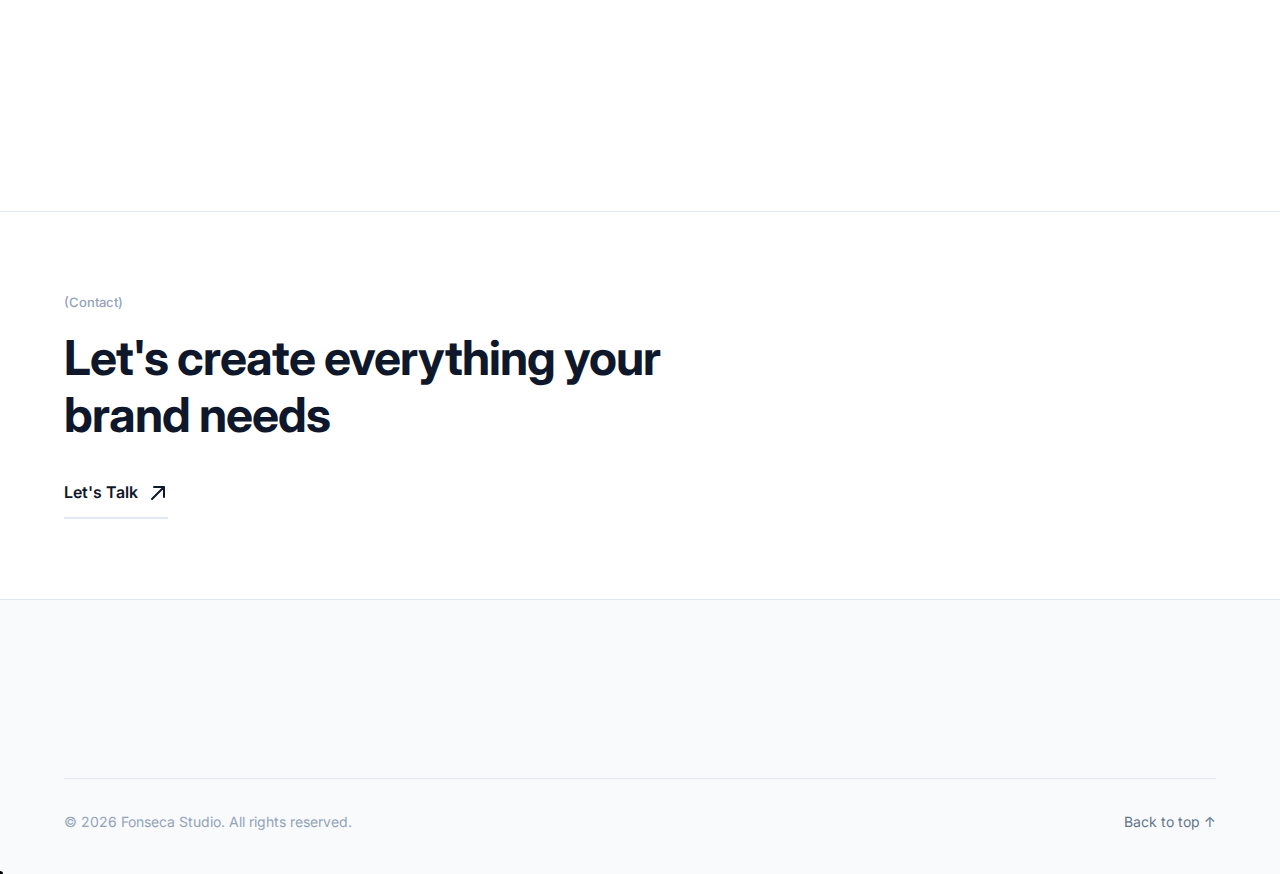
<file: project-picnic.html>
<!DOCTYPE html>
<html lang="en">
<head>
    <meta charset="UTF-8">
    <meta name="viewport" content="width=device-width, initial-scale=1.0">
    <title>Picnic - Fonseca Studio</title>
    <meta name="description" content="Brand positioning and visual identity system for Picnic, creating cohesive standards and templates for consistent brand application.">
    <link rel="icon" type="image/png" href="Logo-fonseca.png">
    <link rel="apple-touch-icon" href="Logo-fonseca.png">
    <link rel="stylesheet" href="styles.css">
    <link rel="preconnect" href="https://fonts.googleapis.com">
    <link rel="preconnect" href="https://fonts.gstatic.com" crossorigin>
    <link href="https://fonts.googleapis.com/css2?family=Inter:wght@300;400;500;600;700;800;900&display=swap" rel="stylesheet">
</head>
<body>
    <!-- Navigation -->
    <nav class="navbar navbar-dark">
        <div class="nav-container">
            <div class="nav-left">
                <a href="index.html#work" class="nav-link">Work,</a>
                <a href="index.html#services" class="nav-link">Services,</a>
                <a href="index.html#about" class="nav-link">About,</a>
                <a href="index.html#testimonials" class="nav-link">Clients</a>
            </div>
            
            <div class="nav-logo">
                <a href="index.html">
                    <img src="Logo black.svg" alt="Fonseca Studio" class="nav-logo-img logo-light">
                    <img src="logo white.svg" alt="Fonseca Studio" class="nav-logo-img logo-dark">
                </a>
            </div>
            
            <div class="nav-right">
                <button class="dark-mode-toggle" id="darkModeToggle" aria-label="Toggle dark mode">
                    <svg class="icon-sun" width="18" height="18" viewBox="0 0 20 20" fill="none">
                        <path d="M10 3V1M10 19V17M17 10H19M1 10H3M15.657 4.343L17.071 2.929M2.929 17.071L4.343 15.657M15.657 15.657L17.071 17.071M2.929 2.929L4.343 4.343M14 10C14 12.2091 12.2091 14 10 14C7.79086 14 6 12.2091 6 10C6 7.79086 7.79086 6 10 6C12.2091 6 14 7.79086 14 10Z" stroke="currentColor" stroke-width="1.5" stroke-linecap="round" stroke-linejoin="round"/>
                    </svg>
                    <svg class="icon-moon" width="18" height="18" viewBox="0 0 20 20" fill="none">
                        <path d="M17.293 13.293A8 8 0 016.707 2.707a8.001 8.001 0 1010.586 10.586z" stroke="currentColor" stroke-width="1.5" stroke-linecap="round" stroke-linejoin="round"/>
                    </svg>
                </button>
                <a href="index.html#contact" class="nav-cta">Let's Talk</a>
                <button class="mobile-menu-toggle" aria-label="Toggle menu">
                    <span></span>
                    <span></span>
                </button>
            </div>
        </div>
        
        <!-- Mobile Menu -->
        <div class="mobile-menu">
            <div class="mobile-menu-links">
                <a href="index.html#work" class="mobile-link">Work</a>
                <a href="index.html#services" class="mobile-link">Services</a>
                <a href="index.html#about" class="mobile-link">About</a>
                <a href="index.html#testimonials" class="mobile-link">Clients</a>
                <a href="index.html#contact" class="mobile-link mobile-cta">Let's Talk</a>
            </div>
        </div>
    </nav>

    <!-- Project Hero -->
    <section class="project-hero">
        <div class="container">
            <a href="projects.html" class="back-link back-link-light">
                <svg width="16" height="16" viewBox="0 0 16 16" fill="none">
                    <path d="M10 12L6 8L10 4" stroke="currentColor" stroke-width="1.5" stroke-linecap="round" stroke-linejoin="round"/>
                </svg>
                <span>All Projects</span>
            </a>
            
            <h1 class="project-hero-title">Picnic</h1>
            
            <p class="project-hero-description">
                Picnic is a Brazilian fintech that eliminates hidden fees from international spending through digital dollars and blockchain technology. The brand needed a visual identity that could communicate transparency, simplicity, and trust values at the core of their mission to make global payments accessible to everyone.
            </p>

            <div class="project-meta-grid">
                <div class="meta-block">
                    <span class="meta-label">Services</span>
                    <span class="meta-value">Branding, Key Visual Design</span>
                </div>
                <div class="meta-block">
                    <span class="meta-label">Industry</span>
                    <span class="meta-value">Fintech / Web3</span>
                </div>
                <div class="meta-block">
                    <span class="meta-label">Year</span>
                    <span class="meta-value">2025</span>
                </div>
                <div class="meta-block">
                    <span class="meta-label">Platform</span>
                    <span class="meta-value">Social Media & Digital</span>
                </div>
            </div>
        </div>
    </section>

    <!-- Project Cover Image -->
    <section class="project-cover">
        <div class="project-cover-image">
            <img src="Picnic/COVER/Cover Picnic Hero cover.png" alt="Picnic Project Cover" class="cover-img">
        </div>
    </section>

    <!-- Project Content -->
    <section class="project-content">
        <div class="container">
            <div class="content-grid">
                <!-- Project Description -->
                <div class="content-section">
                    <h2 class="content-title">Project Description</h2>
                    <div class="content-text">
                        <p>Picnic needed a Key Visual system that could translate their promise of transparency and savings into a cohesive visual language. The challenge was to create an identity that feels approachable and fresh breaking away from the cold, corporate aesthetic typical of traditional banks while maintaining the credibility expected from a fintech handling international transactions.</p>
                        <p>We developed a flexible visual system designed for scale: social media templates, communication assets, and brand guidelines that empower the team to maintain consistency across every touchpoint. The result is a brand presence that feels modern, trustworthy, and distinctly Picnic whether on Instagram, in-app, or across digital campaigns.</p>
                    </div>
                </div>

                <!-- File Under -->
                <div class="content-section">
                    <h2 class="content-title">File Under</h2>
                    <div class="file-under-tags">
                        <span>Key Visual</span>
                        <span>Visual Identity</span>
                        <span>Social Media</span>
                        <span>Brand Guidelines</span>
                        <span>Fintech</span>
                        <span>Web3</span>
                    </div>
                </div>
            </div>
        </div>
    </section>

    <!-- Project Gallery -->
    <section class="project-gallery">
        <div class="gallery-full">
            <img src="Picnic/1.png" alt="Picnic Project Image 1" class="gallery-img">
        </div>
        <div class="gallery-full">
            <img src="Picnic/2.png" alt="Picnic Project Image 2" class="gallery-img">
        </div>
        <div class="gallery-full">
            <img src="Picnic/3.png" alt="Picnic Project Image 3" class="gallery-img">
        </div>
        <div class="gallery-full">
            <img src="Picnic/4.png" alt="Picnic Project Image 4" class="gallery-img">
        </div>
        <div class="gallery-full">
            <img src="Picnic/5.png" alt="Picnic Project Image 5" class="gallery-img">
        </div>
        <div class="gallery-full">
            <img src="Picnic/6.png" alt="Picnic Project Image 6" class="gallery-img">
        </div>
        <div class="gallery-full">
            <img src="Picnic/7.png" alt="Picnic Project Image 7" class="gallery-img">
        </div>
        <div class="gallery-full">
            <img src="Picnic/8.png" alt="Picnic Project Image 8" class="gallery-img">
        </div>
        <div class="gallery-full">
            <img src="Picnic/9.png" alt="Picnic Project Image 9" class="gallery-img">
        </div>
    </section>

    <!-- Related Projects -->
    <section class="related-projects">
        <div class="container">
            <div class="related-header">
                <h2>Latest Works</h2>
                <a href="projects.html" class="see-more-link">
                    See more clicking here
                    <svg width="14" height="14" viewBox="0 0 14 14" fill="none">
                        <path d="M1 13L13 1M13 1H1M13 1V13" stroke="currentColor" stroke-width="1.5" stroke-linecap="round" stroke-linejoin="round"/>
                    </svg>
                </a>
            </div>
            
            <div class="related-grid">
                <a href="project-transparent-space.html" class="related-card">
                    <div class="related-image">
                        <img src="Cover transparent product main page.png" alt="Transparent.space" class="related-img">
                    </div>
                    <div class="related-info">
                        <span class="related-name">Transparent.space</span>
                        <span class="related-location">(Product Design)</span>
                    </div>
                </a>
                <a href="project-transparent-space-brand.html" class="related-card">
                    <div class="related-image">
                        <img src="Cover transparent main page.png" alt="Transparent.space" class="related-img">
                    </div>
                    <div class="related-info">
                        <span class="related-name">Transparent.space</span>
                        <span class="related-location">(Branding)</span>
                    </div>
                </a>
                <a href="project-hedgehog.html" class="related-card">
                    <div class="related-image">
                        <img src="Hedgehog /Hedgehog/Cover Hedgehog main page.png" alt="Hedgehog" class="related-img">
                    </div>
                    <div class="related-info">
                        <span class="related-name">Hedgehog</span>
                        <span class="related-location">(Web3)</span>
                    </div>
                </a>
                <a href="project-nora.html" class="related-card">
                    <div class="related-image">
                        <img src="NORA/COVER/Cover nora main page.png" alt="NORA" class="related-img">
                    </div>
                    <div class="related-info">
                        <span class="related-name">NØRA</span>
                        <span class="related-location">(Branding)</span>
                    </div>
                </a>
            </div>
        </div>
    </section>

    <!-- Contact CTA -->
    <section class="project-cta-minimal">
        <div class="container">
            <span class="cta-label-minimal">(Contact)</span>
            <h2 class="cta-title-minimal">Let's create everything your brand needs</h2>
            <a href="index.html#contact" class="cta-link-minimal">
                Let's Talk
                <svg width="20" height="20" viewBox="0 0 20 20" fill="none">
                    <path d="M4 16L16 4M16 4H6M16 4V14" stroke="currentColor" stroke-width="2" stroke-linecap="round" stroke-linejoin="round"/>
                </svg>
            </a>
        </div>
    </section>

    <!-- Footer -->
    <footer class="footer">
        <div class="container">
            <div class="footer-content">
                <div class="footer-brand">
                    <a href="index.html" class="footer-logo-link">
                        <img src="Logo-fonseca.png" alt="Fonseca Studio" class="footer-logo-img">
                    </a>
                    <p>Creating digital experiences that matter.</p>
                </div>
                <div class="footer-links">
                    <a href="index.html#work">Work</a>
                    <a href="index.html#services">Services</a>
                    <a href="index.html#about">About</a>
                    <a href="index.html#contact">Contact</a>
                </div>
                <div class="footer-social">
                    <a href="https://www.linkedin.com/in/maths-fonseca/" target="_blank" aria-label="LinkedIn">
                        <svg width="20" height="20" viewBox="0 0 24 24" fill="currentColor">
                            <path d="M20.447 20.452h-3.554v-5.569c0-1.328-.027-3.037-1.852-3.037-1.853 0-2.136 1.445-2.136 2.939v5.667H9.351V9h3.414v1.561h.046c.477-.9 1.637-1.85 3.37-1.85 3.601 0 4.267 2.37 4.267 5.455v6.286zM5.337 7.433c-1.144 0-2.063-.926-2.063-2.065 0-1.138.92-2.063 2.063-2.063 1.14 0 2.064.925 2.064 2.063 0 1.139-.925 2.065-2.064 2.065zm1.782 13.019H3.555V9h3.564v11.452zM22.225 0H1.771C.792 0 0 .774 0 1.729v20.542C0 23.227.792 24 1.771 24h20.451C23.2 24 24 23.227 24 22.271V1.729C24 .774 23.2 0 22.222 0h.003z"/>
                        </svg>
                    </a>
                    <a href="https://www.behance.net/maths-fonseca" target="_blank" aria-label="Behance">
                        <svg width="20" height="20" viewBox="0 0 24 24" fill="currentColor">
                            <path d="M22 7h-7v-2h7v2zm1.726 10c-.442 1.297-2.029 3-5.101 3-3.074 0-5.564-1.729-5.564-5.675 0-3.91 2.325-5.92 5.466-5.92 3.082 0 4.964 1.782 5.375 4.426.078.506.109 1.188.095 2.14h-8.027c.13 3.211 3.483 3.312 4.588 2.029h3.168zm-7.686-4h4.965c-.105-1.547-1.136-2.219-2.477-2.219-1.466 0-2.277.768-2.488 2.219zm-9.574 6.988h-6.466v-14.967h6.953c5.476.081 5.58 5.444 2.72 6.906 3.461 1.26 3.577 8.061-3.207 8.061zm-3.466-8.988h3.584c2.508 0 2.906-3-.312-3h-3.272v3zm3.391 3h-3.391v3.016h3.341c3.055 0 2.868-3.016.05-3.016z"/>
                        </svg>
                    </a>
                    <a href="https://x.com/0xFonseca" target="_blank" aria-label="Twitter">
                        <svg width="20" height="20" viewBox="0 0 24 24" fill="currentColor">
                            <path d="M18.244 2.25h3.308l-7.227 8.26 8.502 11.24H16.17l-5.214-6.817L4.99 21.75H1.68l7.73-8.835L1.254 2.25H8.08l4.713 6.231zm-1.161 17.52h1.833L7.084 4.126H5.117z"/>
                        </svg>
                    </a>
                </div>
            </div>
            <div class="footer-bottom">
                <p>&copy; <span id="current-year">2025</span> Fonseca Studio. All rights reserved.</p>
                <a href="#" class="back-to-top" onclick="window.scrollTo({top: 0, behavior: 'smooth'}); return false;">Back to top ↑</a>
            </div>
        </div>
    </footer>

    <script src="script.js"></script>
</body>
</html>
</file>
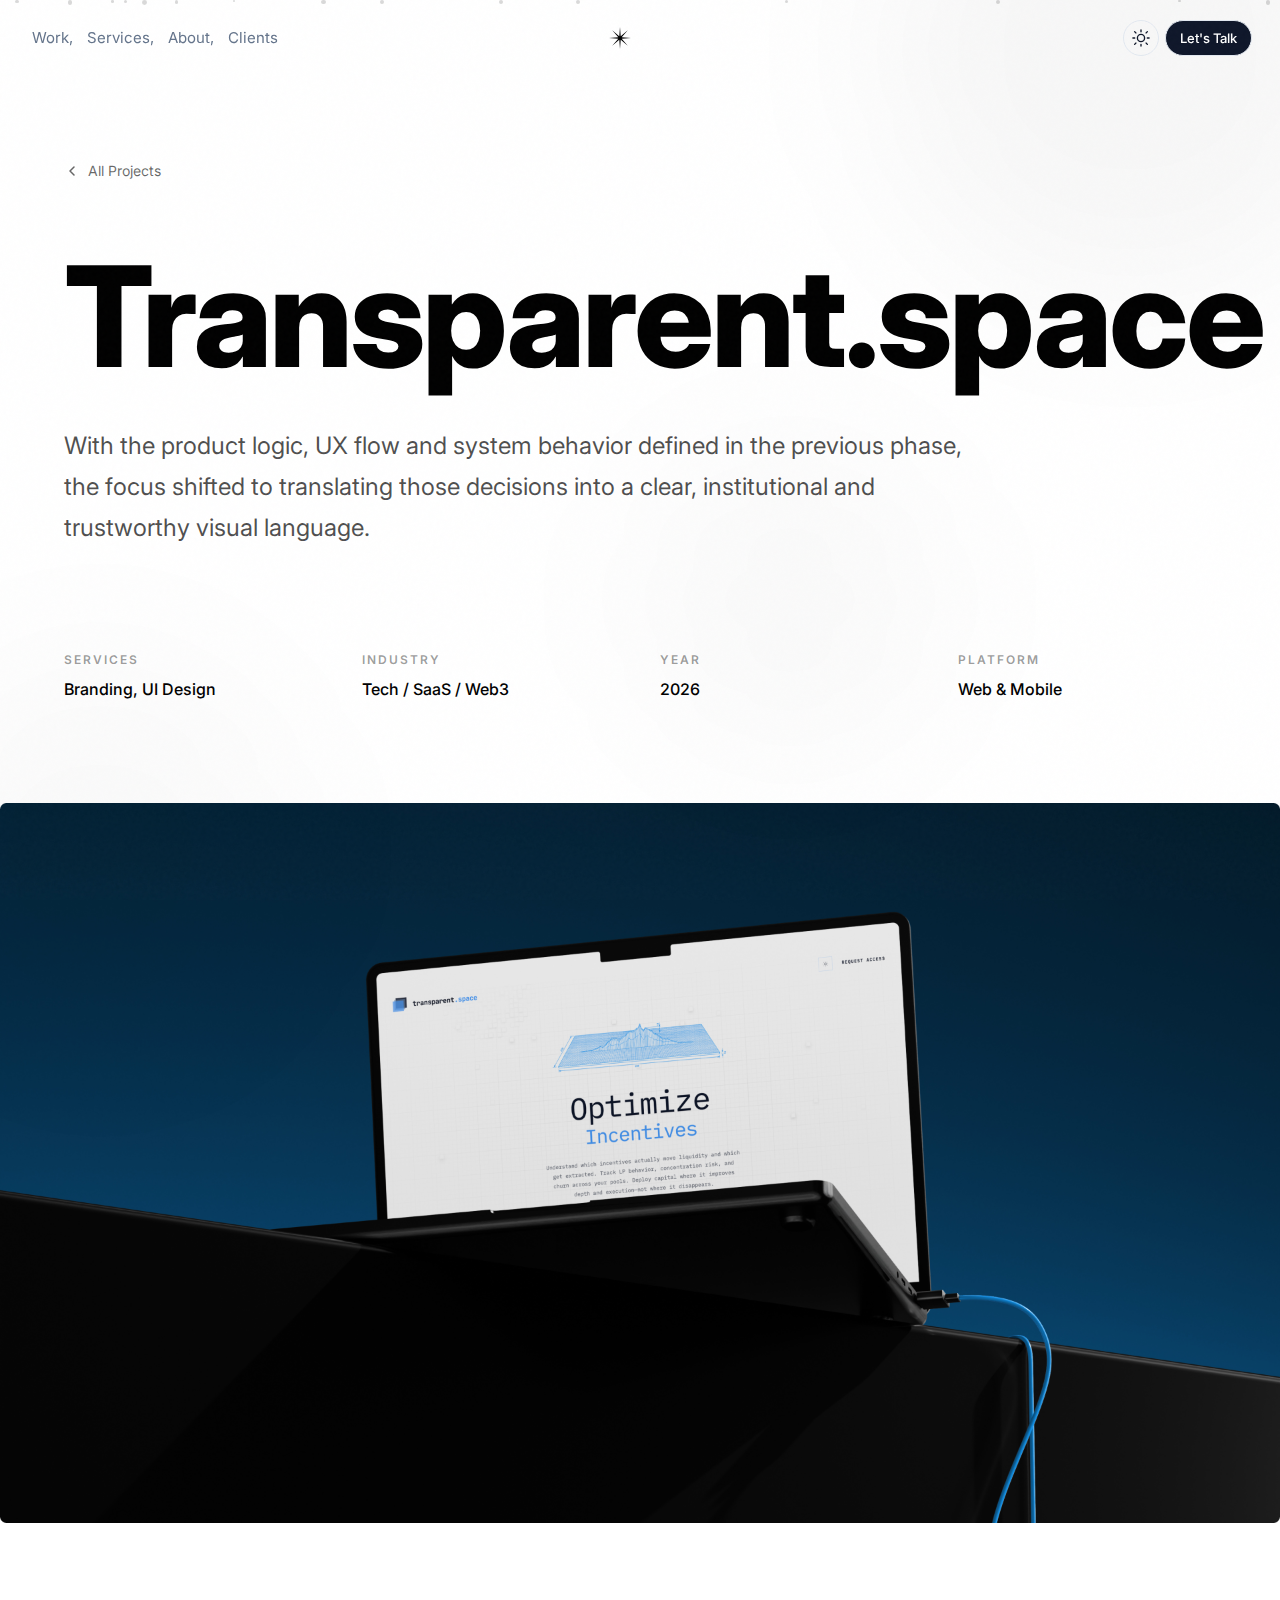
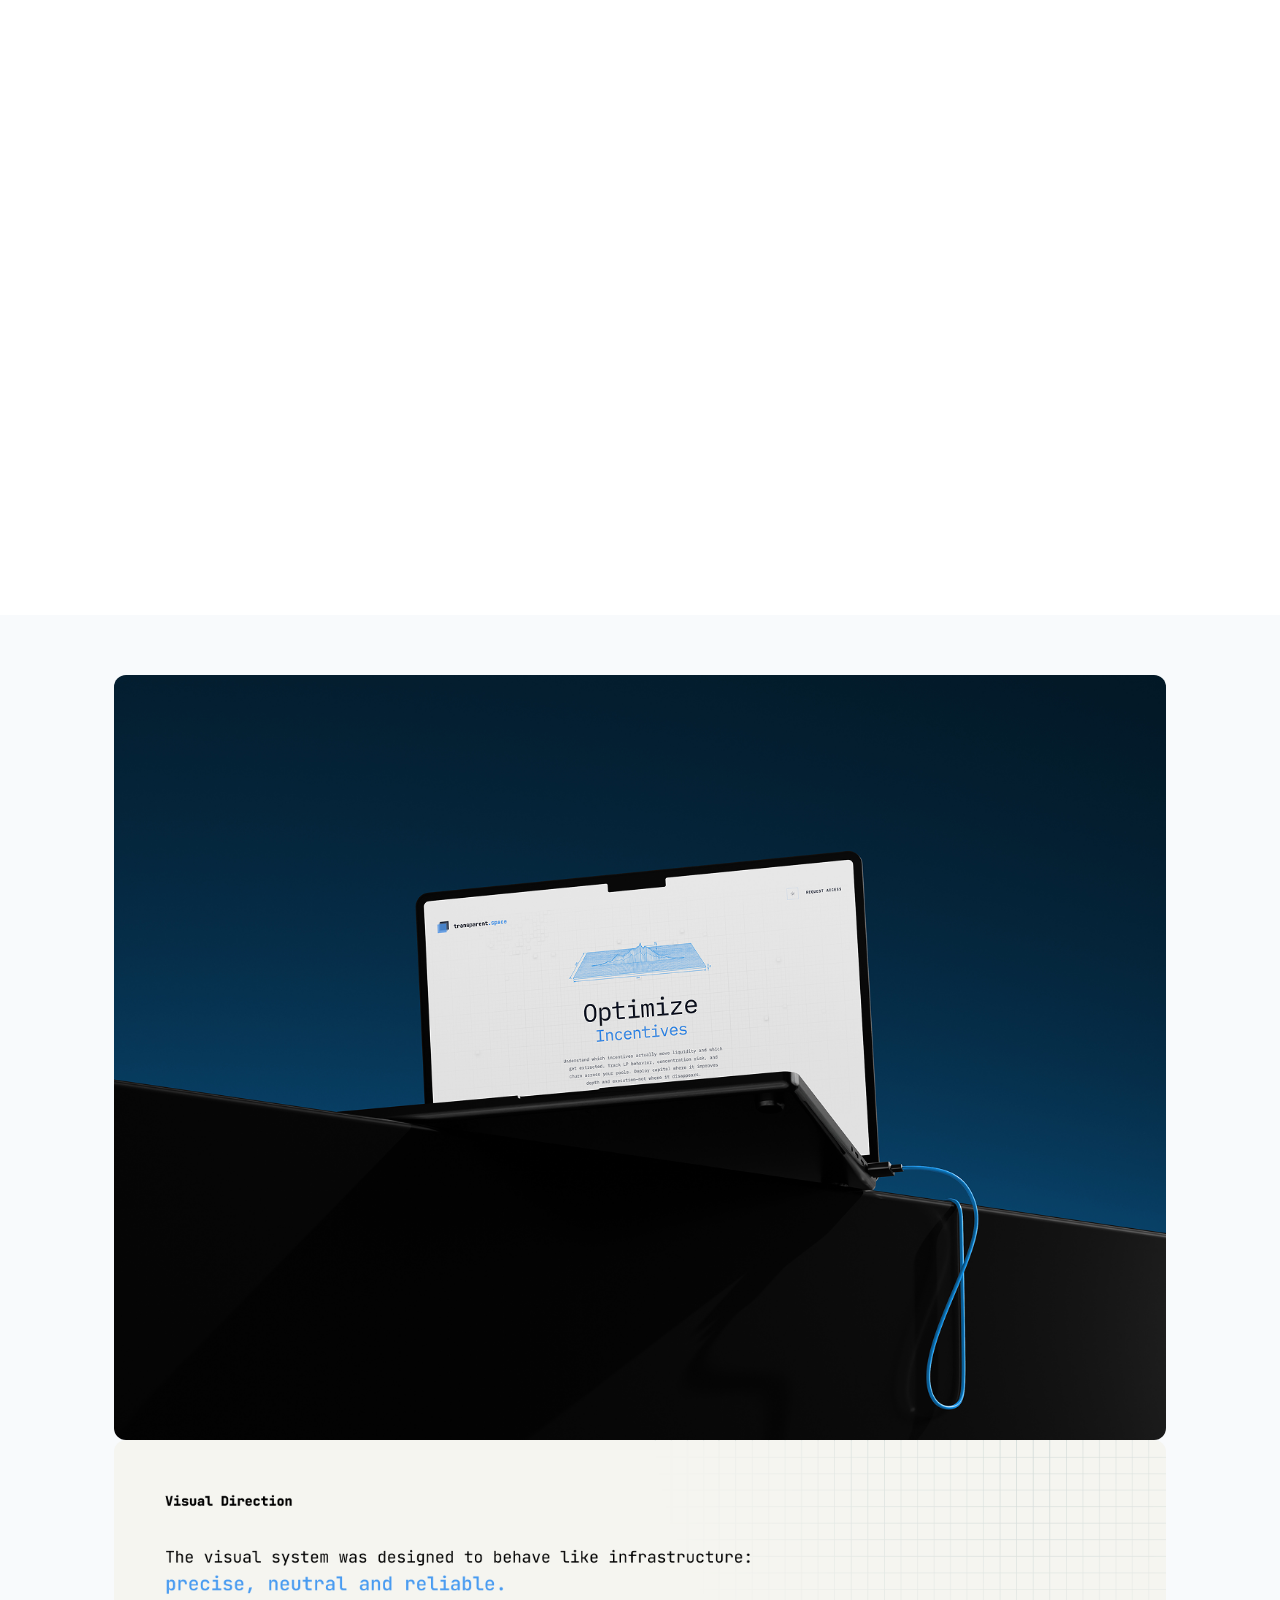
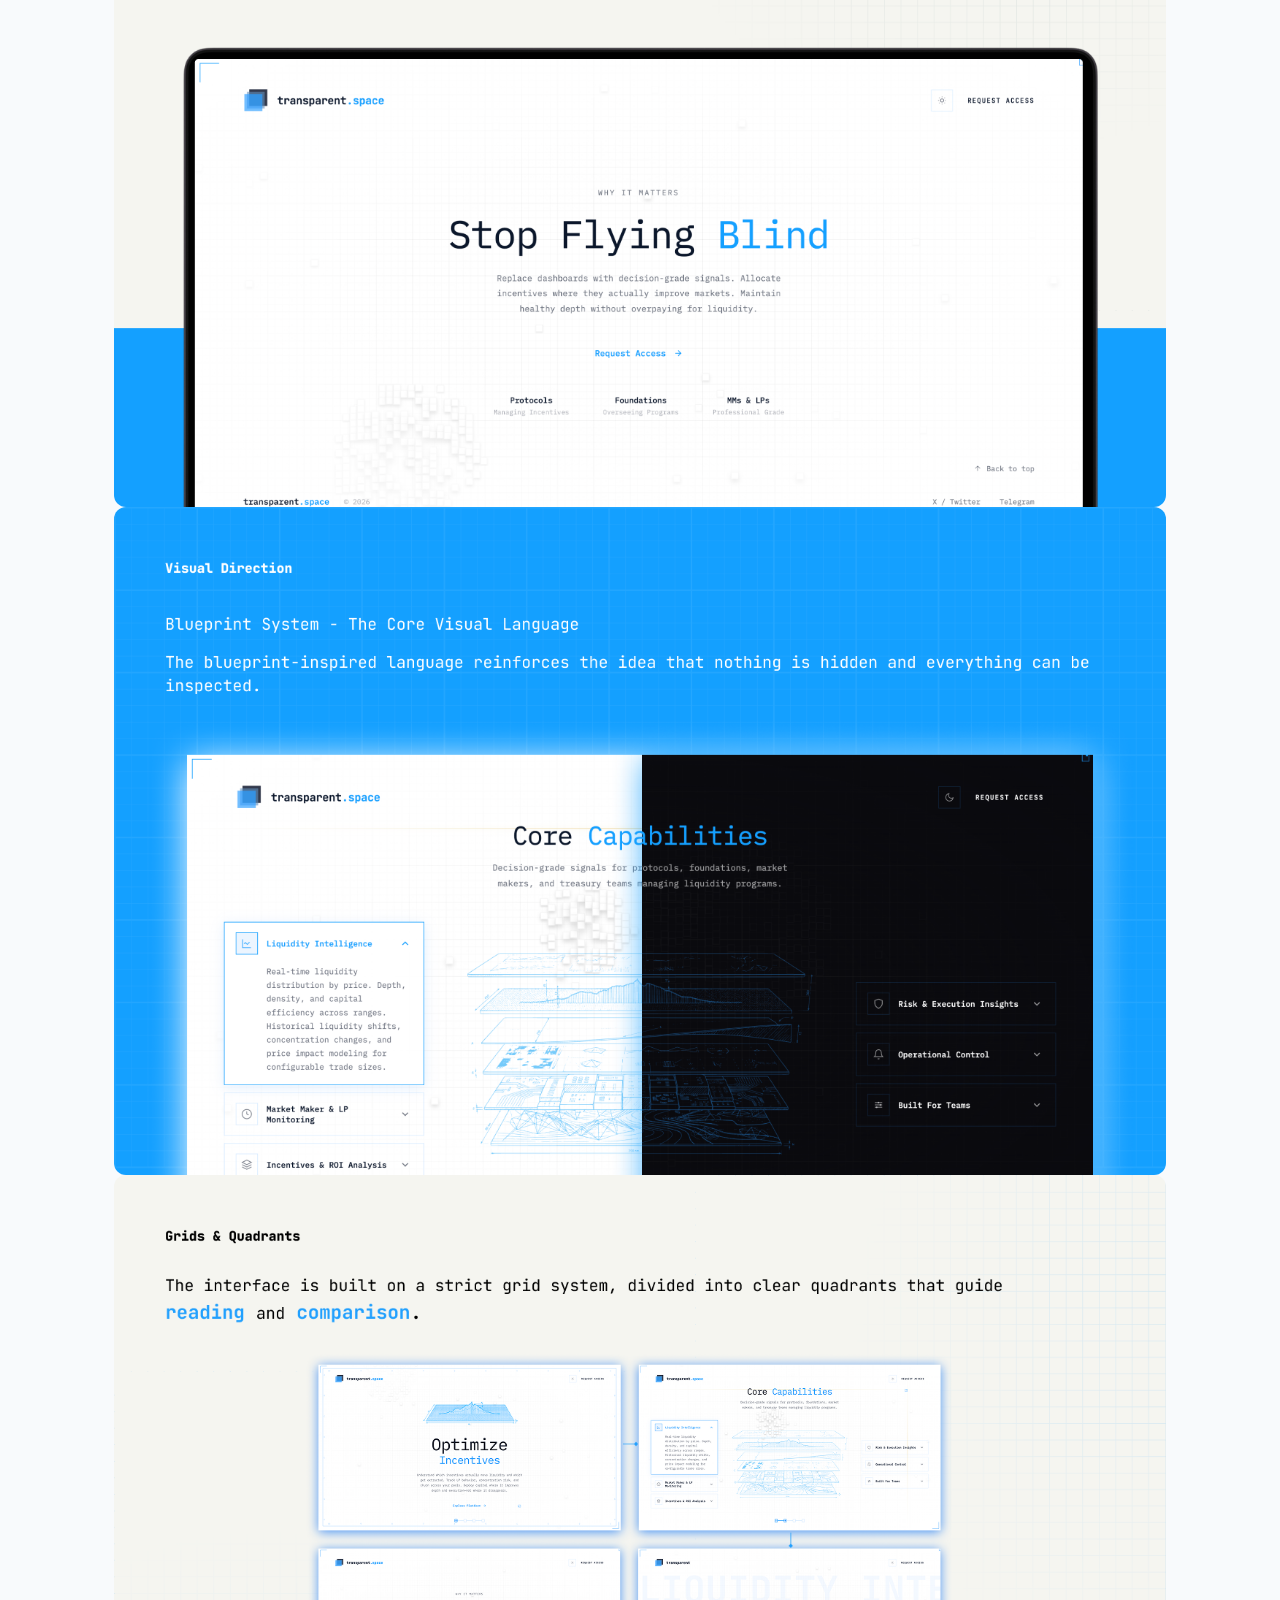
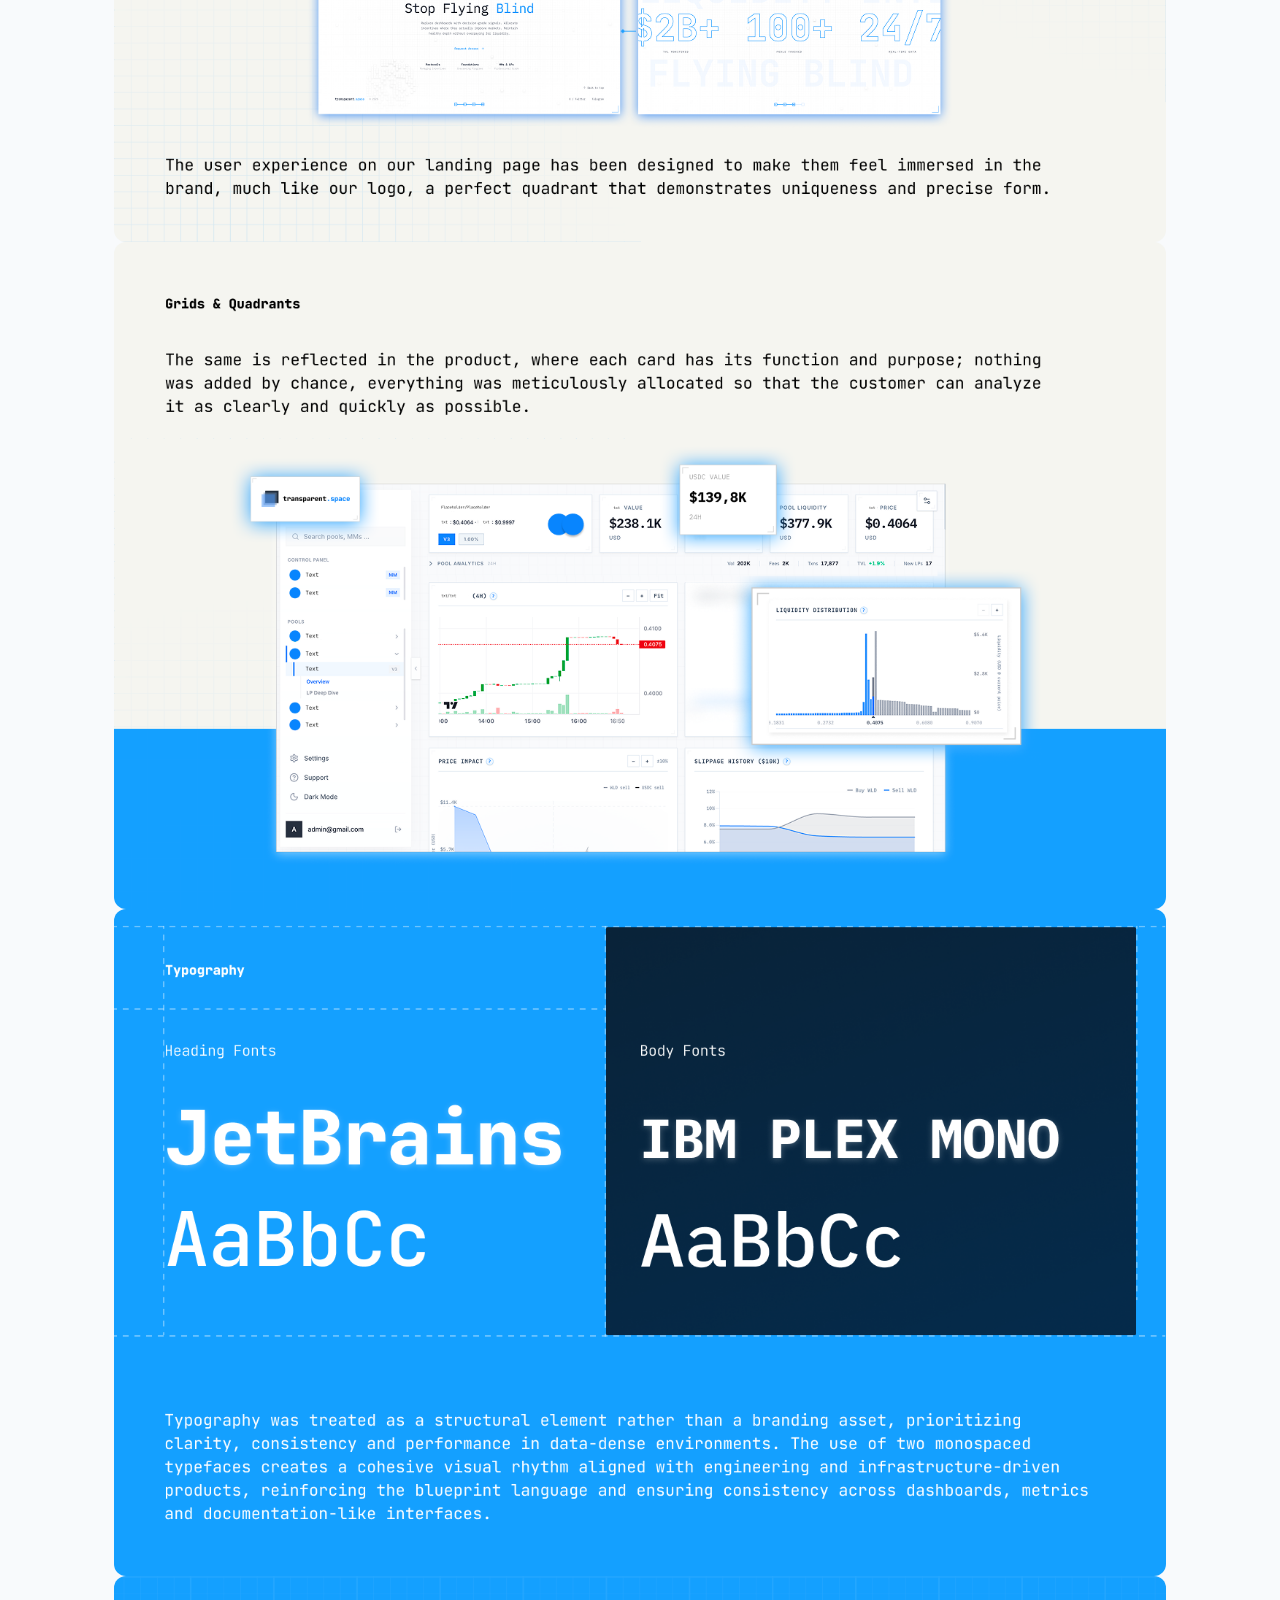
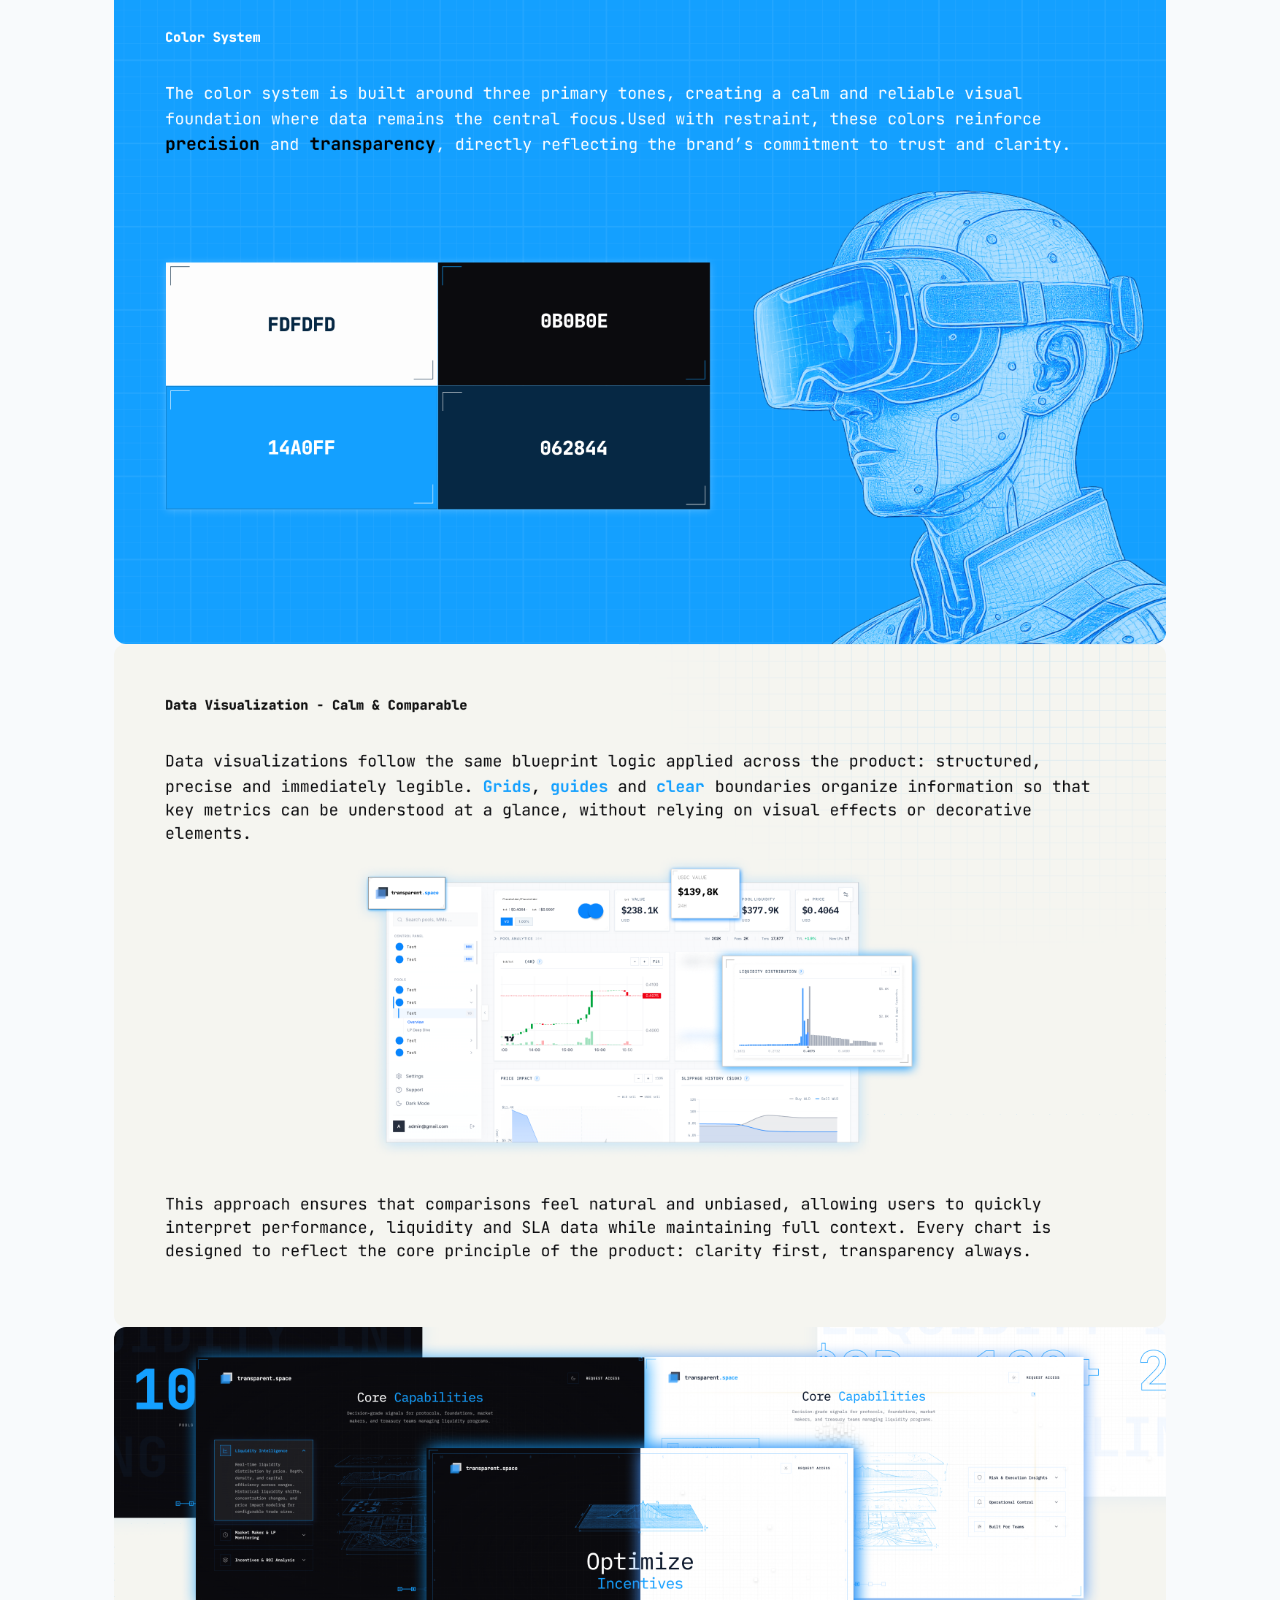
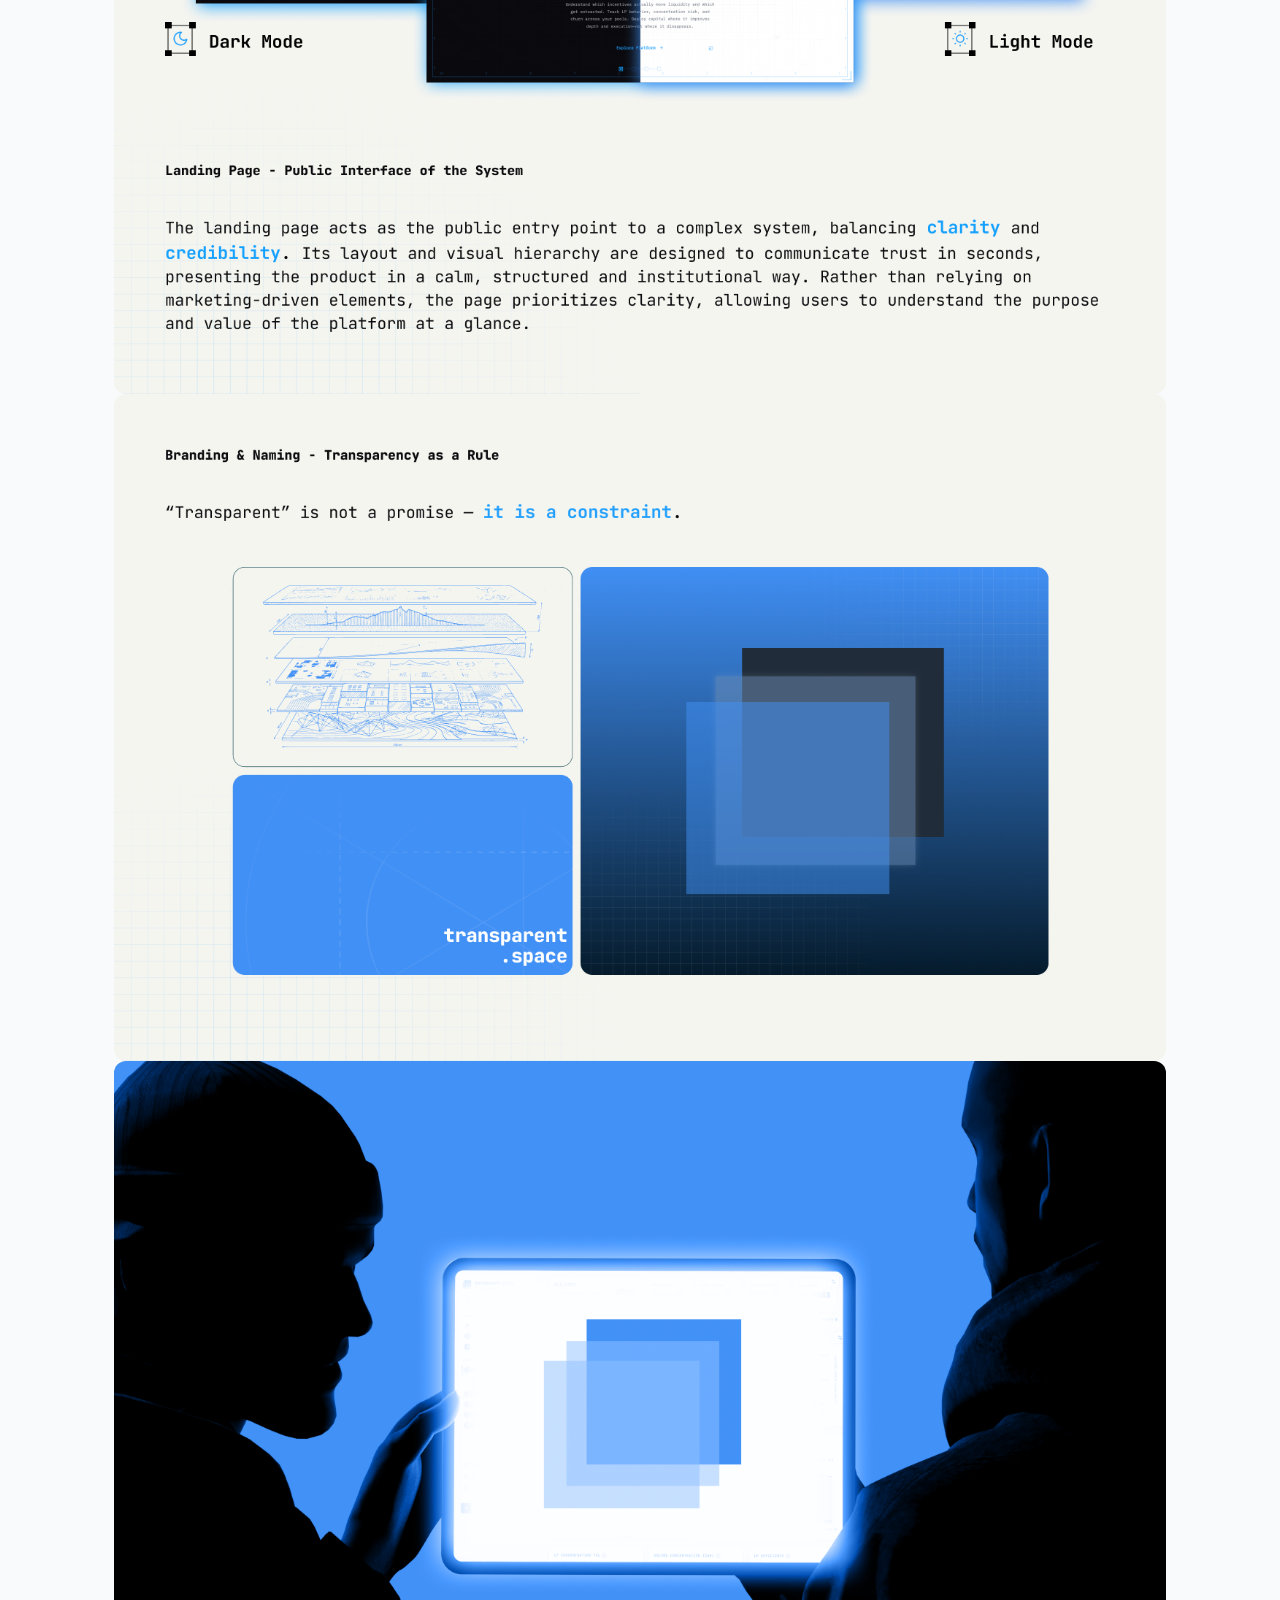
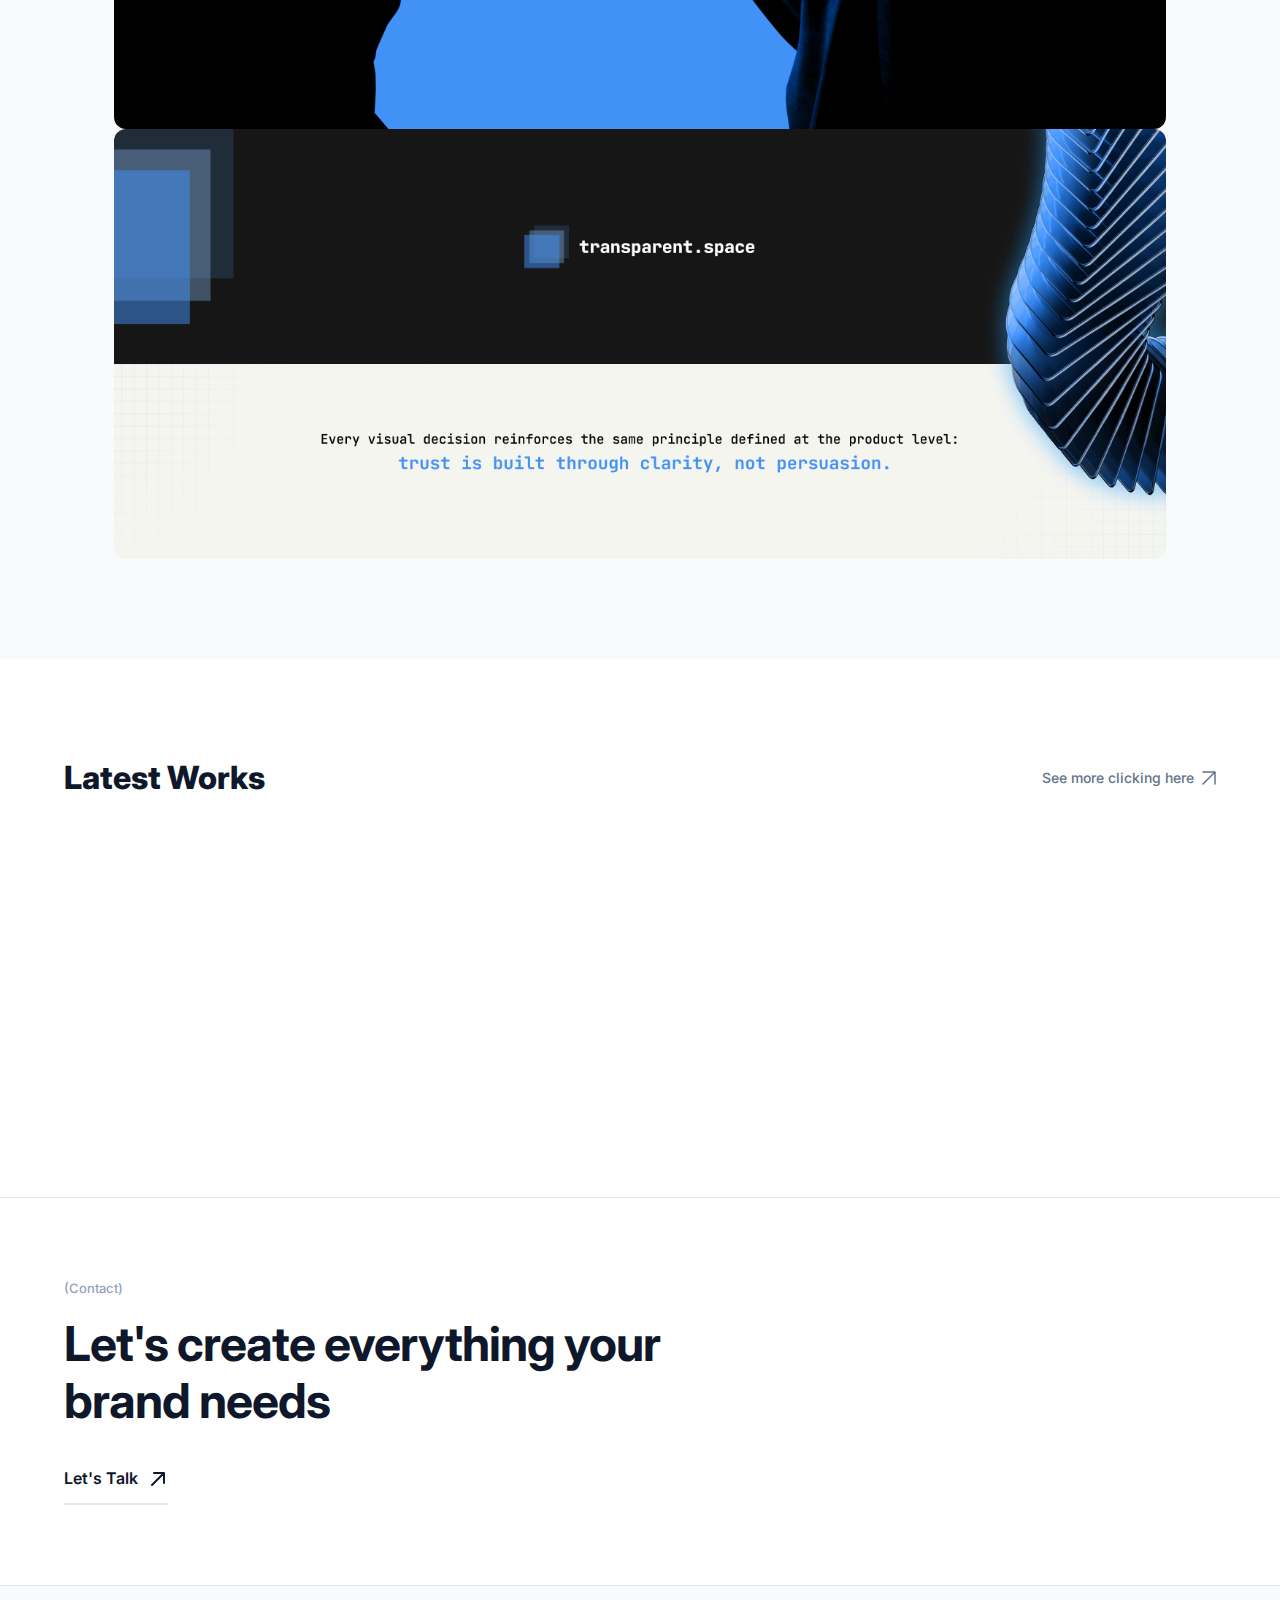
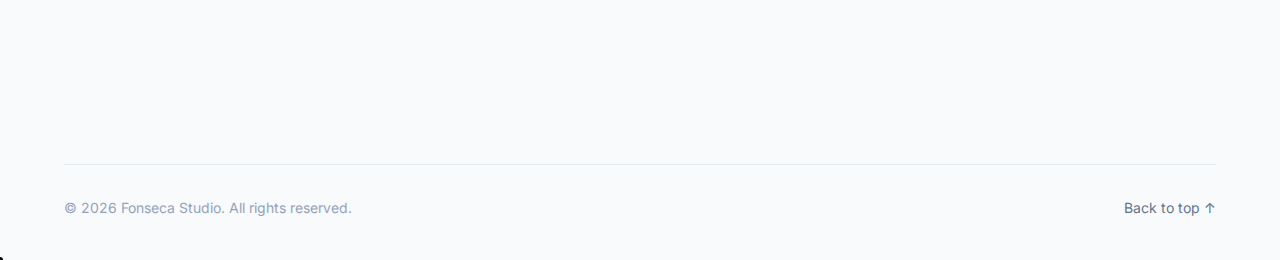
<file: project-transparent-space-brand.html>
<!DOCTYPE html>
<html lang="en">
<head>
    <meta charset="UTF-8">
    <meta name="viewport" content="width=device-width, initial-scale=1.0">
    <title>Transparent.space Brand - Fonseca Studio</title>
    <meta name="description" content="Branding and UI design for Transparent.space, creating a cohesive visual identity system.">
    <link rel="icon" type="image/png" href="Logo-fonseca.png">
    <link rel="apple-touch-icon" href="Logo-fonseca.png">
    <link rel="stylesheet" href="styles.css">
    <link rel="preconnect" href="https://fonts.googleapis.com">
    <link rel="preconnect" href="https://fonts.gstatic.com" crossorigin>
    <link href="https://fonts.googleapis.com/css2?family=Inter:wght@300;400;500;600;700;800;900&display=swap" rel="stylesheet">
</head>
<body>
    <!-- Navigation -->
    <nav class="navbar navbar-dark">
        <div class="nav-container">
            <div class="nav-left">
                <a href="index.html#work" class="nav-link">Work,</a>
                <a href="index.html#services" class="nav-link">Services,</a>
                <a href="index.html#about" class="nav-link">About,</a>
                <a href="index.html#testimonials" class="nav-link">Clients</a>
            </div>
            
            <div class="nav-logo">
                <a href="index.html">
                    <img src="Logo black.svg" alt="Fonseca Studio" class="nav-logo-img logo-light">
                    <img src="logo white.svg" alt="Fonseca Studio" class="nav-logo-img logo-dark">
                </a>
            </div>
            
            <div class="nav-right">
                <button class="dark-mode-toggle" id="darkModeToggle" aria-label="Toggle dark mode">
                    <svg class="icon-sun" width="18" height="18" viewBox="0 0 20 20" fill="none">
                        <path d="M10 3V1M10 19V17M17 10H19M1 10H3M15.657 4.343L17.071 2.929M2.929 17.071L4.343 15.657M15.657 15.657L17.071 17.071M2.929 2.929L4.343 4.343M14 10C14 12.2091 12.2091 14 10 14C7.79086 14 6 12.2091 6 10C6 7.79086 7.79086 6 10 6C12.2091 6 14 7.79086 14 10Z" stroke="currentColor" stroke-width="1.5" stroke-linecap="round" stroke-linejoin="round"/>
                    </svg>
                    <svg class="icon-moon" width="18" height="18" viewBox="0 0 20 20" fill="none">
                        <path d="M17.293 13.293A8 8 0 016.707 2.707a8.001 8.001 0 1010.586 10.586z" stroke="currentColor" stroke-width="1.5" stroke-linecap="round" stroke-linejoin="round"/>
                    </svg>
                </button>
                <a href="index.html#contact" class="nav-cta">Let's Talk</a>
                <button class="mobile-menu-toggle" aria-label="Toggle menu">
                    <span></span>
                    <span></span>
                </button>
            </div>
        </div>
        
        <!-- Mobile Menu -->
        <div class="mobile-menu">
            <div class="mobile-menu-links">
                <a href="index.html#work" class="mobile-link">Work</a>
                <a href="index.html#services" class="mobile-link">Services</a>
                <a href="index.html#about" class="mobile-link">About</a>
                <a href="index.html#testimonials" class="mobile-link">Clients</a>
                <a href="index.html#contact" class="mobile-link mobile-cta">Let's Talk</a>
            </div>
        </div>
    </nav>

    <!-- Project Hero -->
    <section class="project-hero">
        <div class="container">
            <a href="projects.html" class="back-link back-link-light">
                <svg width="16" height="16" viewBox="0 0 16 16" fill="none">
                    <path d="M10 12L6 8L10 4" stroke="currentColor" stroke-width="1.5" stroke-linecap="round" stroke-linejoin="round"/>
                </svg>
                <span>All Projects</span>
            </a>
            
            <h1 class="project-hero-title">Transparent.space</h1>
            
            <p class="project-hero-description">
                With the product logic, UX flow and system behavior defined in the previous phase, the focus shifted to translating those decisions into a clear, institutional and trustworthy visual language.
            </p>

            <div class="project-meta-grid">
                <div class="meta-block">
                    <span class="meta-label">Services</span>
                    <span class="meta-value">Branding, UI Design</span>
                </div>
                <div class="meta-block">
                    <span class="meta-label">Industry</span>
                    <span class="meta-value">Tech / SaaS / Web3</span>
                </div>
                <div class="meta-block">
                    <span class="meta-label">Year</span>
                    <span class="meta-value">2026</span>
                </div>
                <div class="meta-block">
                    <span class="meta-label">Platform</span>
                    <span class="meta-value">Web & Mobile</span>
                </div>
            </div>
        </div>
    </section>

    <!-- Project Cover Image -->
    <section class="project-cover">
        <div class="project-cover-image">
            <img src="Transparent UI/Covers/Cover transparent Hero cover.png" alt="Transparent.space Brand Cover" class="cover-img">
        </div>
    </section>

    <!-- Project Content -->
    <section class="project-content">
        <div class="container">
            <div class="content-grid">
                <!-- Project Description -->
                <div class="content-section">
                    <h2 class="content-title">Project Description</h2>
                    <div class="content-text">
                        <p>Transparent.space operates in a market where trust is everything. The visual identity needed to reflect the platform's core promise: bringing clarity to fragmented, opaque financial data. The brand was built around principles of precision, credibility, and institutional confidence. Qualities essential for users making high-stakes decisions in the crypto market.</p>
                        <p>The UI design system translates this identity into every touchpoint. From typography choices that convey authority to a color palette that balances professionalism with modern Web3 aesthetics, each element reinforces the platform's mission of making Market Maker performance data transparent and verifiable.</p>
                    </div>
                </div>

                <!-- File Under -->
                <div class="content-section">
                    <h2 class="content-title">File Under</h2>
                    <div class="file-under-tags">
                        <span>Branding</span>
                        <span>Visual Identity</span>
                        <span>UI Design</span>
                        <span>Design System</span>
                        <span>Web3</span>
                        <span>DeFi</span>
                    </div>
                </div>
            </div>
        </div>
    </section>

    <!-- Project Gallery -->
    <section class="project-gallery">
        <div class="gallery-full">
            <img src="Transparent UI/1.png" alt="Transparent.space Brand Image 1" class="gallery-img">
        </div>
        <div class="gallery-full">
            <img src="Transparent UI/2.png" alt="Transparent.space Brand Image 2" class="gallery-img">
        </div>
        <div class="gallery-full">
            <img src="Transparent UI/3.png" alt="Transparent.space Brand Image 3" class="gallery-img">
        </div>
        <div class="gallery-full">
            <img src="Transparent UI/4.png" alt="Transparent.space Brand Image 4" class="gallery-img">
        </div>
        <div class="gallery-full">
            <img src="Transparent UI/5.png" alt="Transparent.space Brand Image 5" class="gallery-img">
        </div>
        <div class="gallery-full">
            <img src="Transparent UI/6.png" alt="Transparent.space Brand Image 6" class="gallery-img">
        </div>
        <div class="gallery-full">
            <img src="Transparent UI/7.png" alt="Transparent.space Brand Image 7" class="gallery-img">
        </div>
        <div class="gallery-full">
            <img src="Transparent UI/8.png" alt="Transparent.space Brand Image 8" class="gallery-img">
        </div>
        <div class="gallery-full">
            <img src="Transparent UI/9.png" alt="Transparent.space Brand Image 9" class="gallery-img">
        </div>
        <div class="gallery-full">
            <img src="Transparent UI/10.png" alt="Transparent.space Brand Image 10" class="gallery-img">
        </div>
        <div class="gallery-full">
            <img src="Transparent UI/11.png" alt="Transparent.space Brand Image 11" class="gallery-img">
        </div>
        <div class="gallery-full">
            <img src="Transparent UI/12.png" alt="Transparent.space Brand Image 12" class="gallery-img">
        </div>
    </section>

    <!-- Related Projects -->
    <section class="related-projects">
        <div class="container">
            <div class="related-header">
                <h2>Latest Works</h2>
                <a href="projects.html" class="see-more-link">
                    See more clicking here
                    <svg width="14" height="14" viewBox="0 0 14 14" fill="none">
                        <path d="M1 13L13 1M13 1H1M13 1V13" stroke="currentColor" stroke-width="1.5" stroke-linecap="round" stroke-linejoin="round"/>
                    </svg>
                </a>
            </div>
            
            <div class="related-grid">
                <a href="project-transparent-space.html" class="related-card">
                    <div class="related-image">
                        <img src="Cover transparent product main page.png" alt="Transparent.space" class="related-img">
                    </div>
                    <div class="related-info">
                        <span class="related-name">Transparent.space</span>
                        <span class="related-location">(Product Design)</span>
                    </div>
                </a>
                <a href="project-hedgehog.html" class="related-card">
                    <div class="related-image">
                        <img src="Hedgehog /Hedgehog/Cover Hedgehog main page.png" alt="Hedgehog" class="related-img">
                    </div>
                    <div class="related-info">
                        <span class="related-name">Hedgehog</span>
                        <span class="related-location">(Web3)</span>
                    </div>
                </a>
                <a href="project-picnic.html" class="related-card">
                    <div class="related-image">
                        <img src="Cover Picnic main page.png" alt="Picnic" class="related-img">
                    </div>
                    <div class="related-info">
                        <span class="related-name">Picnic</span>
                        <span class="related-location">(Branding)</span>
                    </div>
                </a>
                <a href="project-nora.html" class="related-card">
                    <div class="related-image">
                        <img src="NORA/COVER/Cover nora main page.png" alt="NORA" class="related-img">
                    </div>
                    <div class="related-info">
                        <span class="related-name">NØRA</span>
                        <span class="related-location">(Branding)</span>
                    </div>
                </a>
            </div>
        </div>
    </section>

    <!-- Contact CTA -->
    <section class="project-cta-minimal">
        <div class="container">
            <span class="cta-label-minimal">(Contact)</span>
            <h2 class="cta-title-minimal">Let's create everything your brand needs</h2>
            <a href="index.html#contact" class="cta-link-minimal">
                Let's Talk
                <svg width="20" height="20" viewBox="0 0 20 20" fill="none">
                    <path d="M4 16L16 4M16 4H6M16 4V14" stroke="currentColor" stroke-width="2" stroke-linecap="round" stroke-linejoin="round"/>
                </svg>
            </a>
        </div>
    </section>

    <!-- Footer -->
    <footer class="footer">
        <div class="container">
            <div class="footer-content">
                <div class="footer-brand">
                    <a href="index.html" class="footer-logo-link">
                        <img src="Logo-fonseca.png" alt="Fonseca Studio" class="footer-logo-img">
                    </a>
                    <p>Creating digital experiences that matter.</p>
                </div>
                <div class="footer-links">
                    <a href="index.html#work">Work</a>
                    <a href="index.html#services">Services</a>
                    <a href="index.html#about">About</a>
                    <a href="index.html#contact">Contact</a>
                </div>
                <div class="footer-social">
                    <a href="https://www.linkedin.com/in/maths-fonseca/" target="_blank" aria-label="LinkedIn">
                        <svg width="20" height="20" viewBox="0 0 24 24" fill="currentColor">
                            <path d="M20.447 20.452h-3.554v-5.569c0-1.328-.027-3.037-1.852-3.037-1.853 0-2.136 1.445-2.136 2.939v5.667H9.351V9h3.414v1.561h.046c.477-.9 1.637-1.85 3.37-1.85 3.601 0 4.267 2.37 4.267 5.455v6.286zM5.337 7.433c-1.144 0-2.063-.926-2.063-2.065 0-1.138.92-2.063 2.063-2.063 1.14 0 2.064.925 2.064 2.063 0 1.139-.925 2.065-2.064 2.065zm1.782 13.019H3.555V9h3.564v11.452zM22.225 0H1.771C.792 0 0 .774 0 1.729v20.542C0 23.227.792 24 1.771 24h20.451C23.2 24 24 23.227 24 22.271V1.729C24 .774 23.2 0 22.222 0h.003z"/>
                        </svg>
                    </a>
                    <a href="https://www.behance.net/maths-fonseca" target="_blank" aria-label="Behance">
                        <svg width="20" height="20" viewBox="0 0 24 24" fill="currentColor">
                            <path d="M22 7h-7v-2h7v2zm1.726 10c-.442 1.297-2.029 3-5.101 3-3.074 0-5.564-1.729-5.564-5.675 0-3.91 2.325-5.92 5.466-5.92 3.082 0 4.964 1.782 5.375 4.426.078.506.109 1.188.095 2.14h-8.027c.13 3.211 3.483 3.312 4.588 2.029h3.168zm-7.686-4h4.965c-.105-1.547-1.136-2.219-2.477-2.219-1.466 0-2.277.768-2.488 2.219zm-9.574 6.988h-6.466v-14.967h6.953c5.476.081 5.58 5.444 2.72 6.906 3.461 1.26 3.577 8.061-3.207 8.061zm-3.466-8.988h3.584c2.508 0 2.906-3-.312-3h-3.272v3zm3.391 3h-3.391v3.016h3.341c3.055 0 2.868-3.016.05-3.016z"/>
                        </svg>
                    </a>
                    <a href="https://x.com/0xFonseca" target="_blank" aria-label="Twitter">
                        <svg width="20" height="20" viewBox="0 0 24 24" fill="currentColor">
                            <path d="M18.244 2.25h3.308l-7.227 8.26 8.502 11.24H16.17l-5.214-6.817L4.99 21.75H1.68l7.73-8.835L1.254 2.25H8.08l4.713 6.231zm-1.161 17.52h1.833L7.084 4.126H5.117z"/>
                        </svg>
                    </a>
                </div>
            </div>
            <div class="footer-bottom">
                <p>&copy; <span id="current-year">2025</span> Fonseca Studio. All rights reserved.</p>
                <a href="#" class="back-to-top" onclick="window.scrollTo({top: 0, behavior: 'smooth'}); return false;">Back to top ↑</a>
            </div>
        </div>
    </footer>

    <script src="script.js"></script>
</body>
</html>
</file>
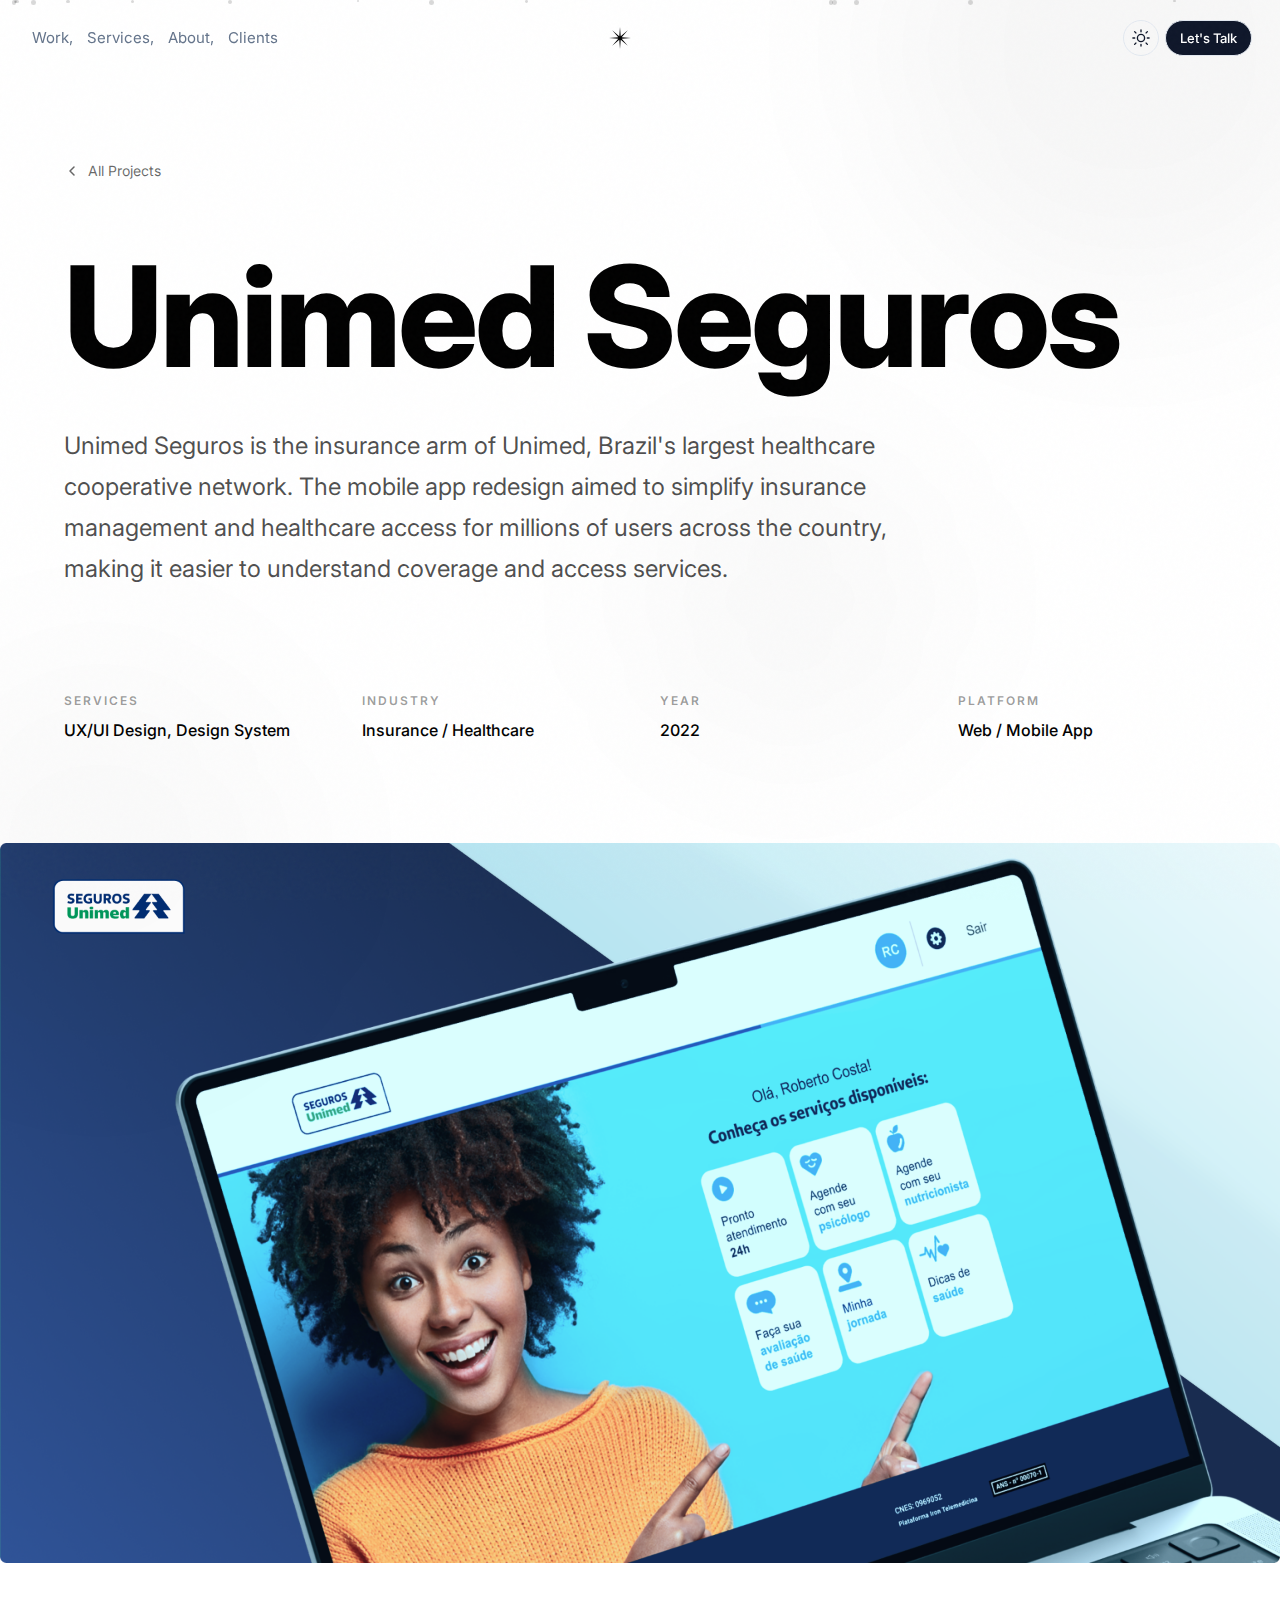
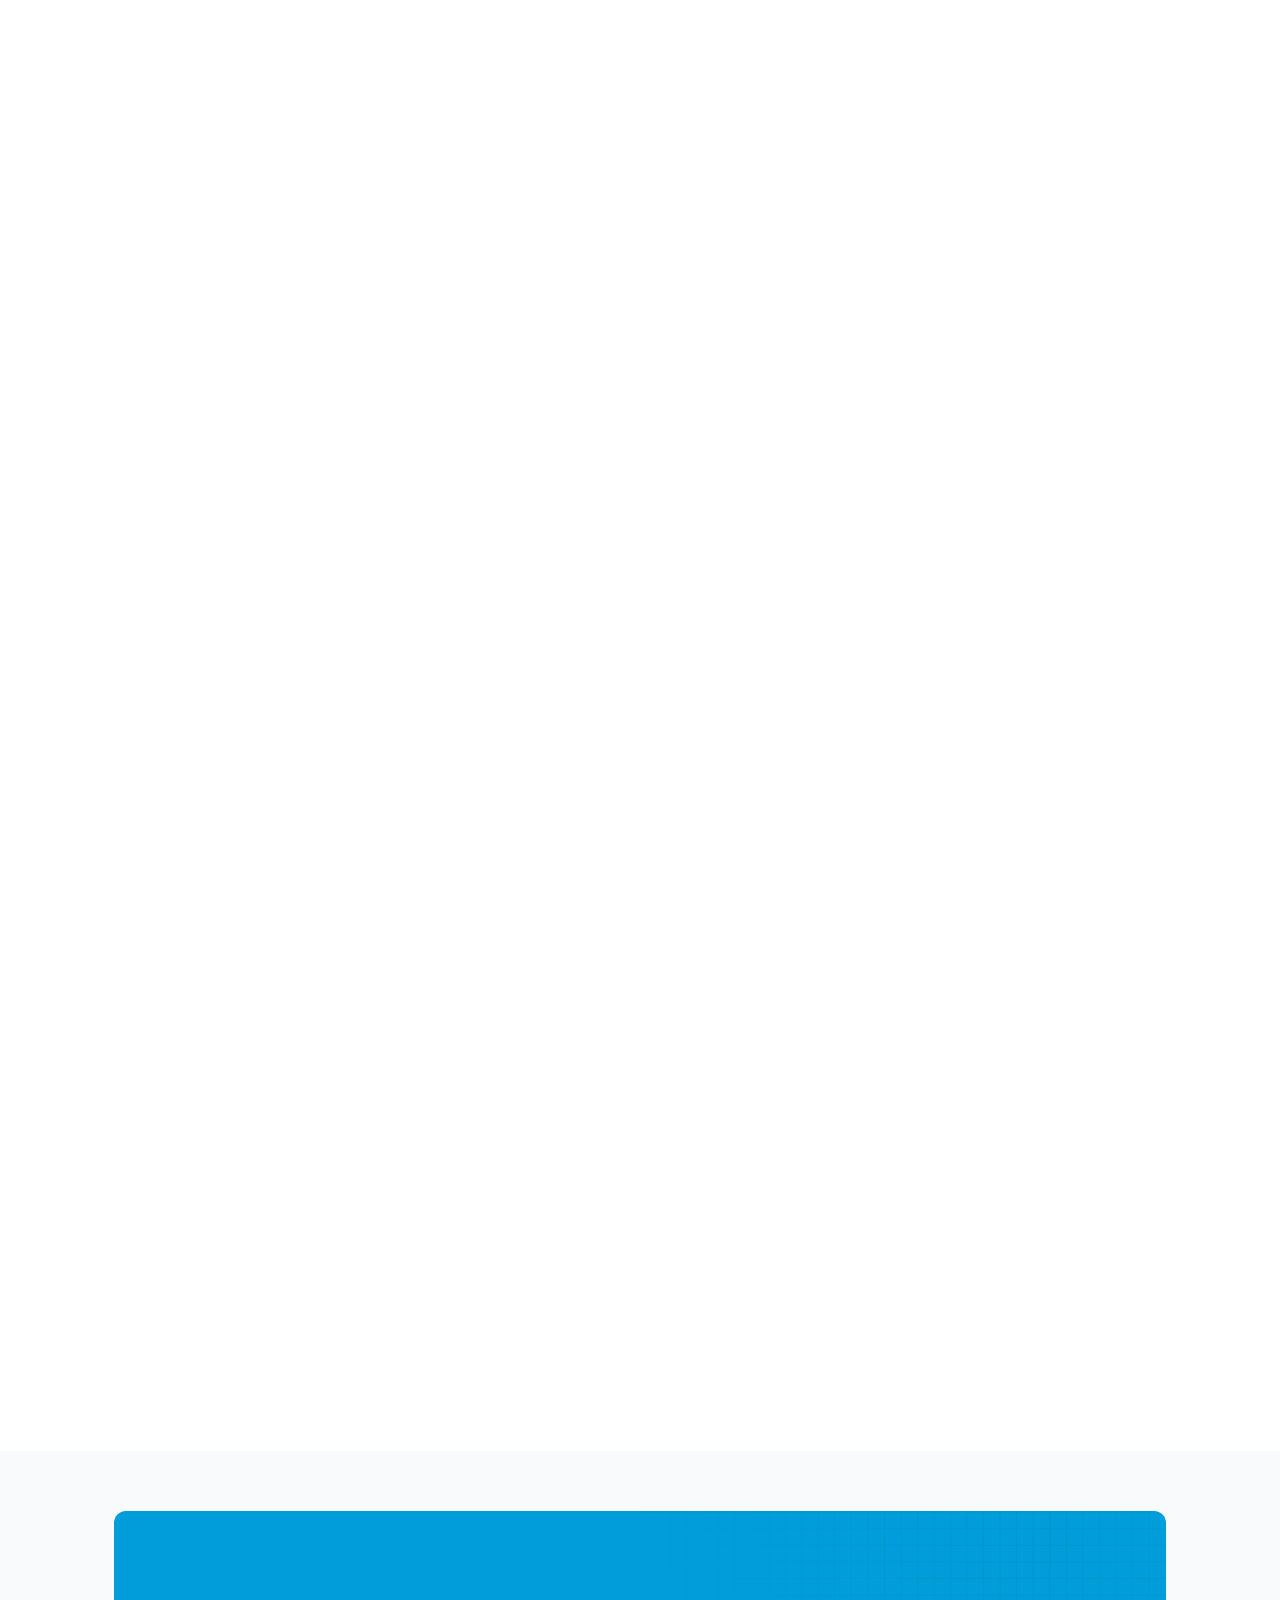
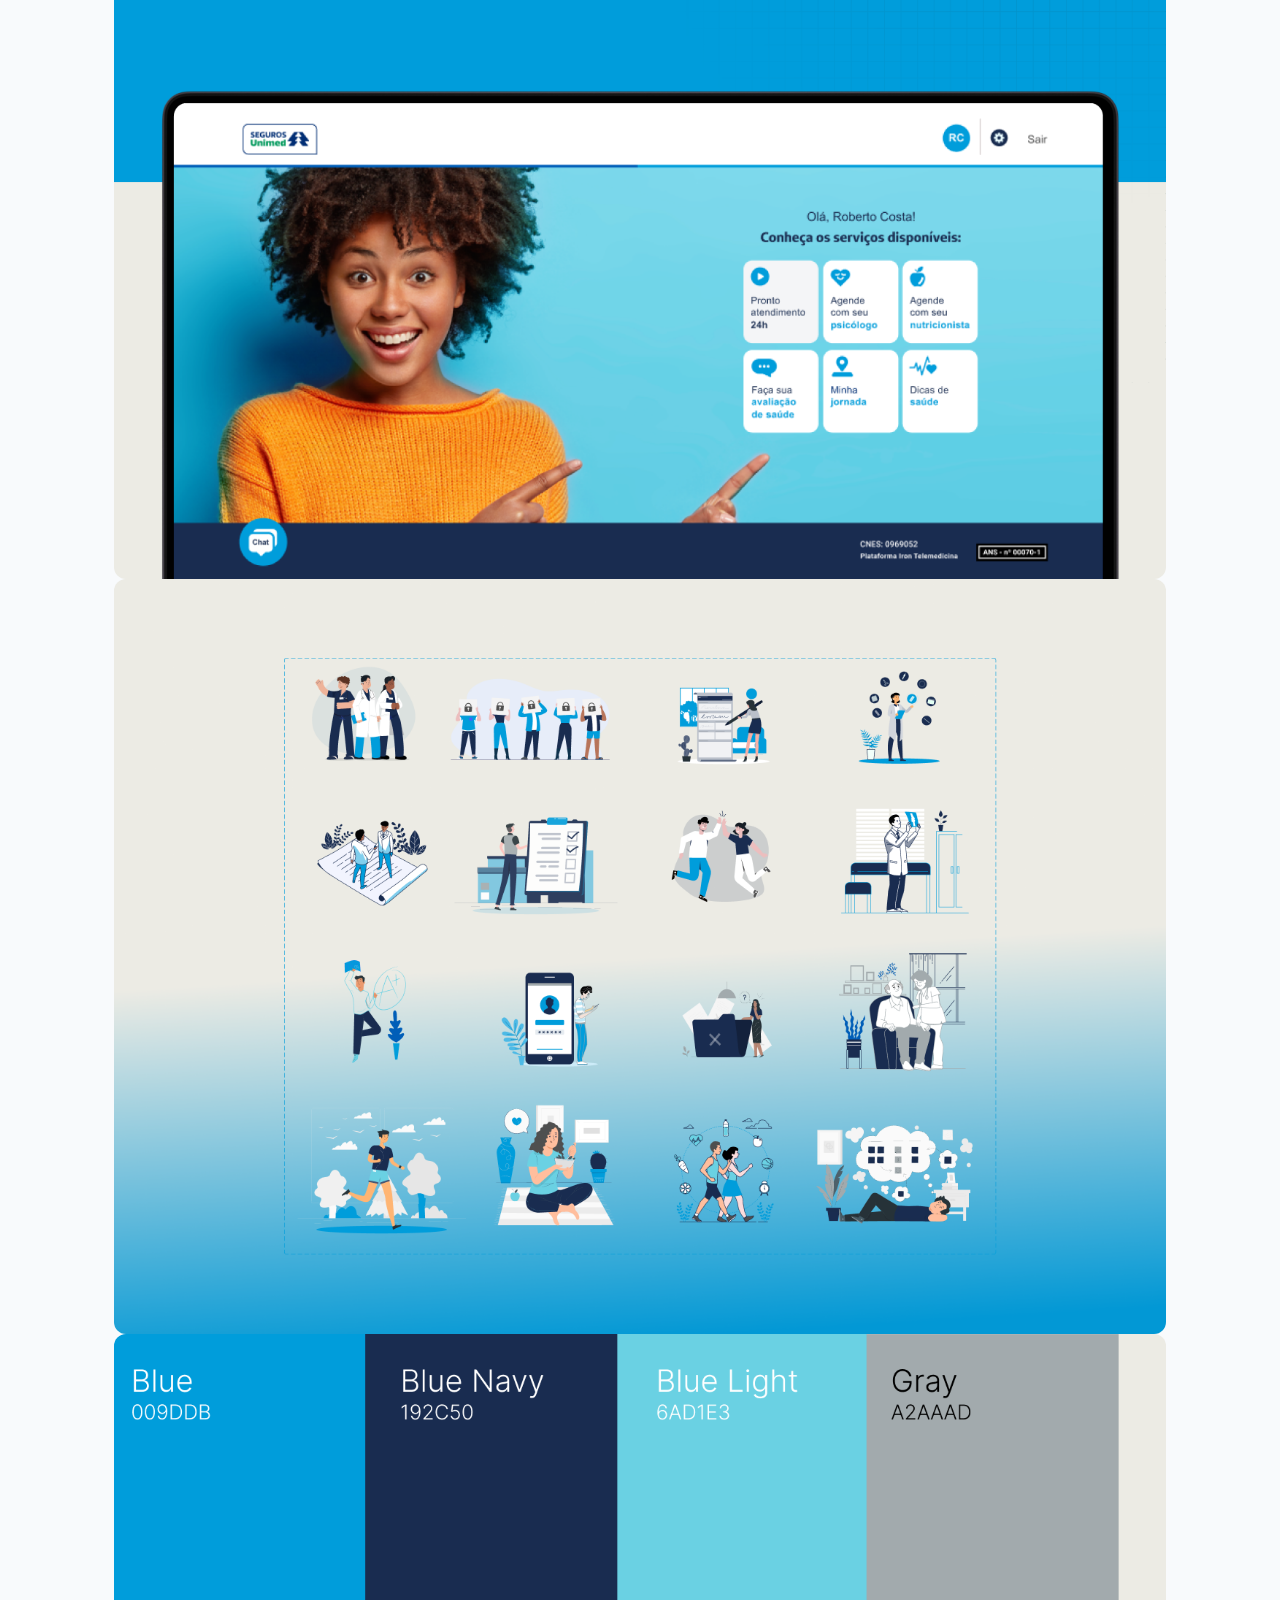
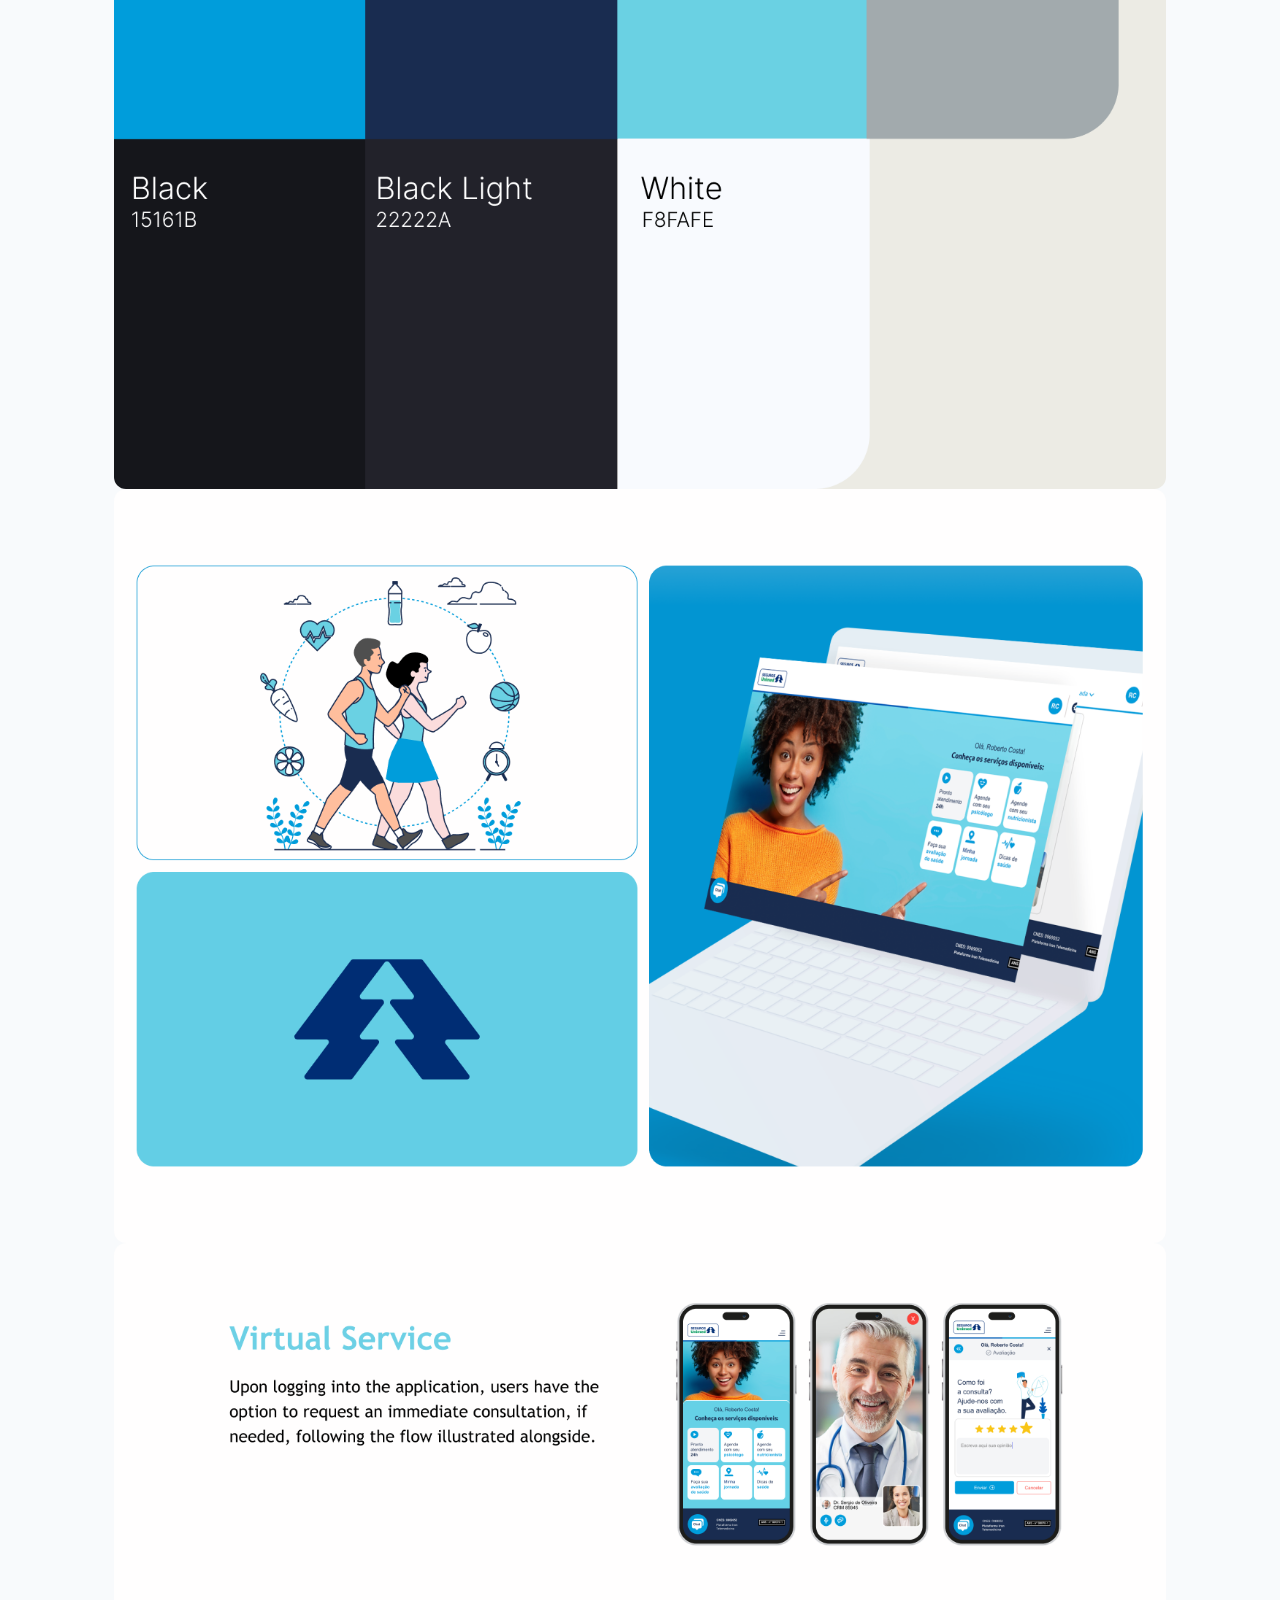
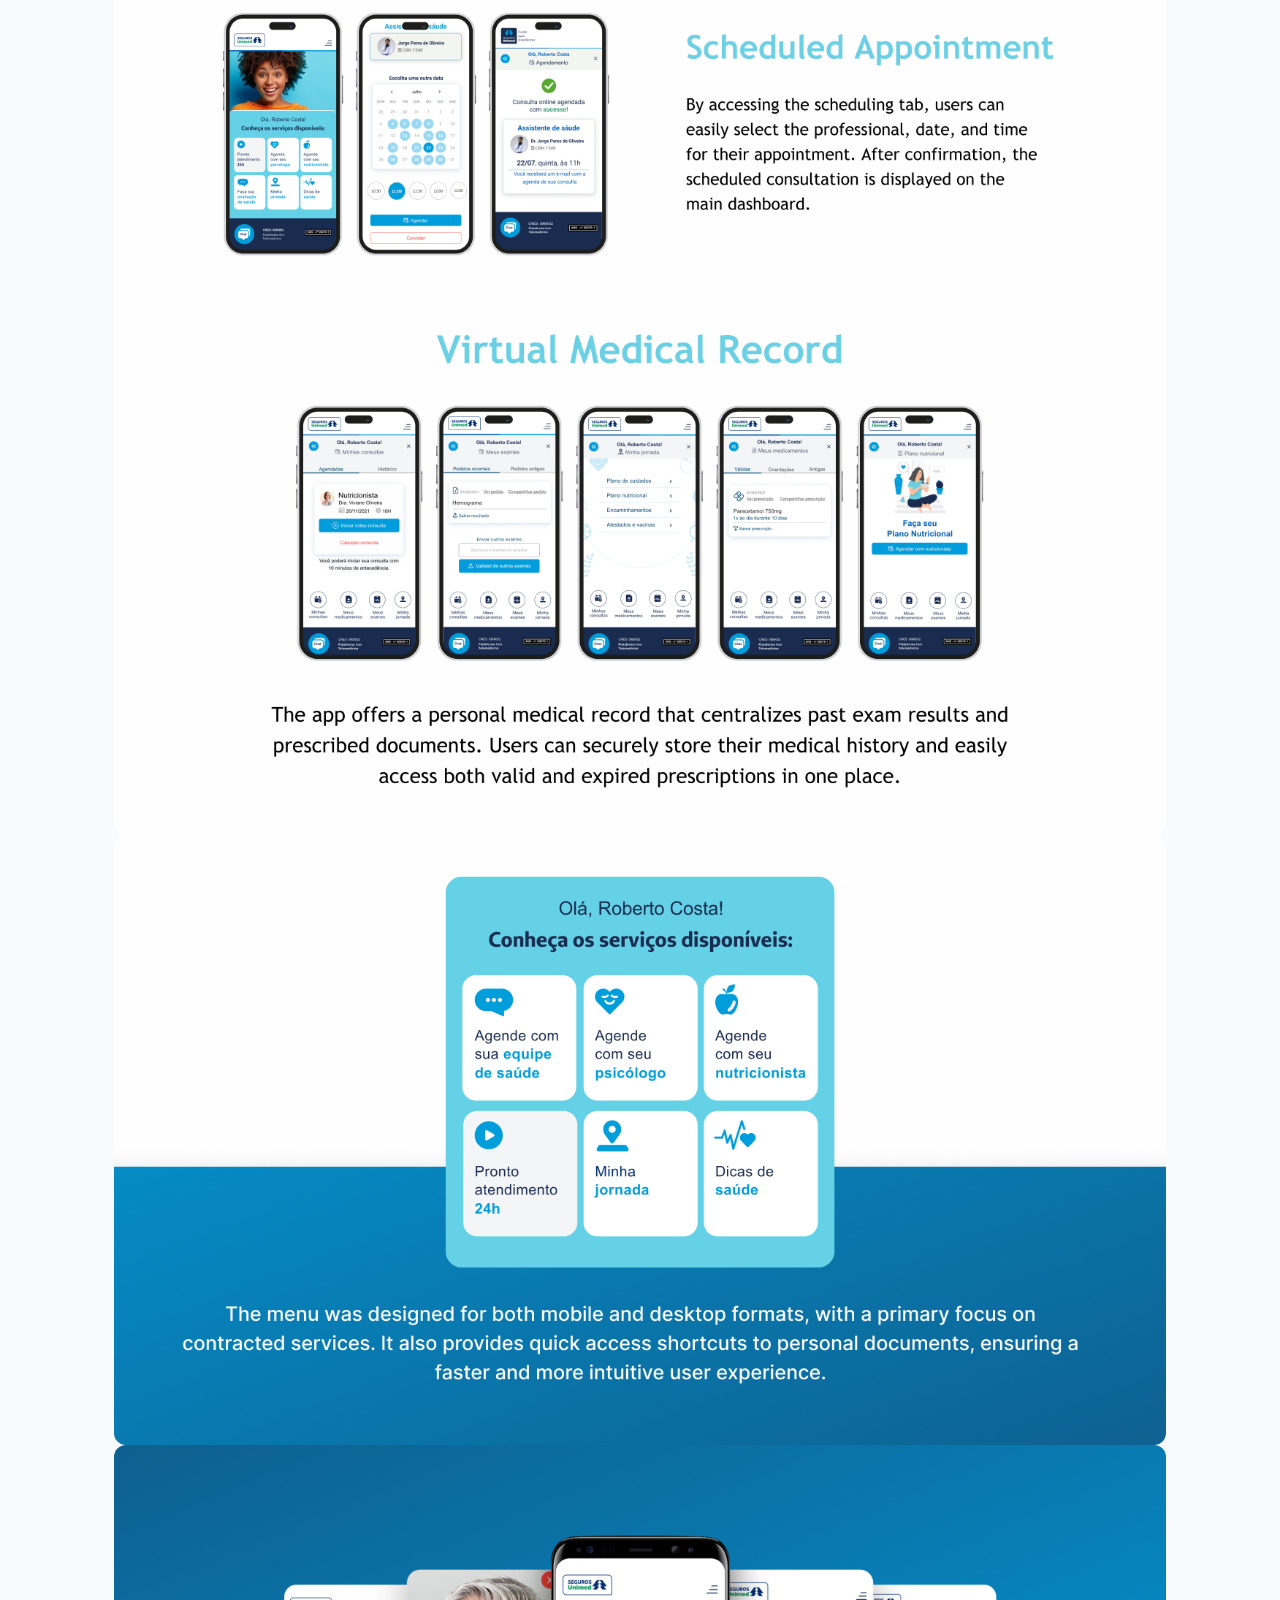
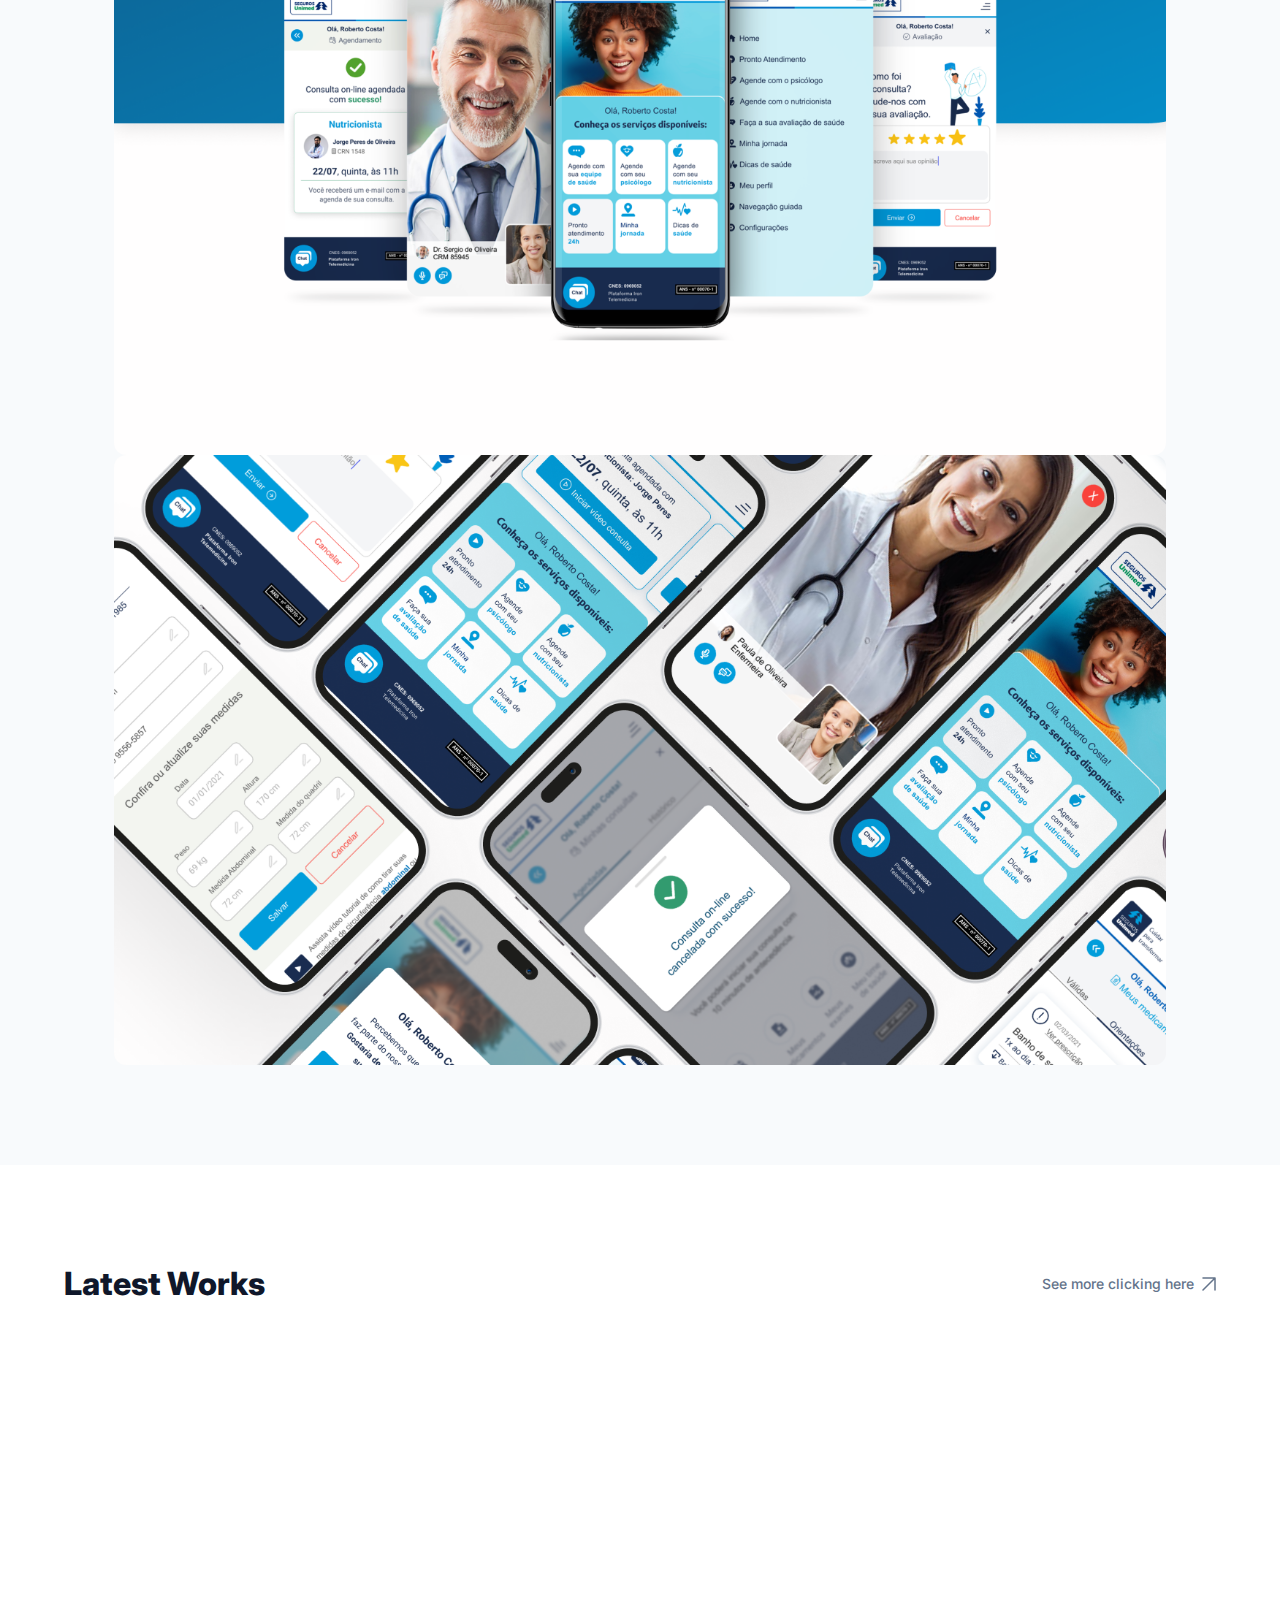
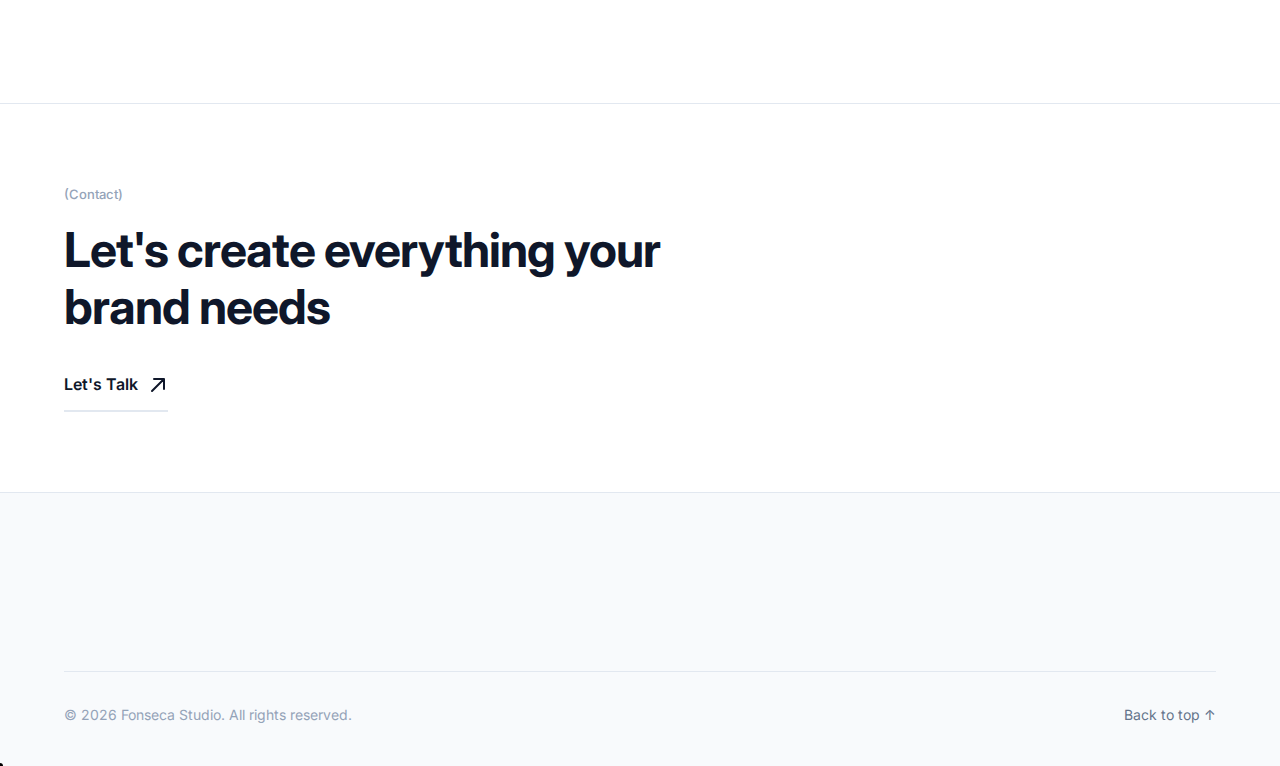
<file: project-unimed-seguros.html>
<!DOCTYPE html>
<html lang="en">
<head>
    <meta charset="UTF-8">
    <meta name="viewport" content="width=device-width, initial-scale=1.0">
    <title>Unimed Seguros - Fonseca Studio</title>
    <meta name="description" content="Insurance and healthcare app redesign improving user experience for millions of beneficiaries.">
    <link rel="icon" type="image/png" href="Logo-fonseca.png">
    <link rel="apple-touch-icon" href="Logo-fonseca.png">
    <link rel="stylesheet" href="styles.css">
    <link rel="preconnect" href="https://fonts.googleapis.com">
    <link rel="preconnect" href="https://fonts.gstatic.com" crossorigin>
    <link href="https://fonts.googleapis.com/css2?family=Inter:wght@300;400;500;600;700;800;900&display=swap" rel="stylesheet">
</head>
<body>
    <!-- Navigation -->
    <nav class="navbar navbar-dark">
        <div class="nav-container">
            <div class="nav-left">
                <a href="index.html#work" class="nav-link">Work,</a>
                <a href="index.html#services" class="nav-link">Services,</a>
                <a href="index.html#about" class="nav-link">About,</a>
                <a href="index.html#testimonials" class="nav-link">Clients</a>
            </div>
            
            <div class="nav-logo">
                <a href="index.html">
                    <img src="Logo black.svg" alt="Fonseca Studio" class="nav-logo-img logo-light">
                    <img src="logo white.svg" alt="Fonseca Studio" class="nav-logo-img logo-dark">
                </a>
            </div>
            
            <div class="nav-right">
                <button class="dark-mode-toggle" id="darkModeToggle" aria-label="Toggle dark mode">
                    <svg class="icon-sun" width="18" height="18" viewBox="0 0 20 20" fill="none">
                        <path d="M10 3V1M10 19V17M17 10H19M1 10H3M15.657 4.343L17.071 2.929M2.929 17.071L4.343 15.657M15.657 15.657L17.071 17.071M2.929 2.929L4.343 4.343M14 10C14 12.2091 12.2091 14 10 14C7.79086 14 6 12.2091 6 10C6 7.79086 7.79086 6 10 6C12.2091 6 14 7.79086 14 10Z" stroke="currentColor" stroke-width="1.5" stroke-linecap="round" stroke-linejoin="round"/>
                    </svg>
                    <svg class="icon-moon" width="18" height="18" viewBox="0 0 20 20" fill="none">
                        <path d="M17.293 13.293A8 8 0 016.707 2.707a8.001 8.001 0 1010.586 10.586z" stroke="currentColor" stroke-width="1.5" stroke-linecap="round" stroke-linejoin="round"/>
                    </svg>
                </button>
                <a href="index.html#contact" class="nav-cta">Let's Talk</a>
                <button class="mobile-menu-toggle" aria-label="Toggle menu">
                    <span></span>
                    <span></span>
                </button>
            </div>
        </div>
        
        <!-- Mobile Menu -->
        <div class="mobile-menu">
            <div class="mobile-menu-links">
                <a href="index.html#work" class="mobile-link">Work</a>
                <a href="index.html#services" class="mobile-link">Services</a>
                <a href="index.html#about" class="mobile-link">About</a>
                <a href="index.html#testimonials" class="mobile-link">Clients</a>
                <a href="index.html#contact" class="mobile-link mobile-cta">Let's Talk</a>
            </div>
        </div>
    </nav>

    <!-- Project Hero -->
    <section class="project-hero">
        <div class="container">
            <a href="projects.html" class="back-link back-link-light">
                <svg width="16" height="16" viewBox="0 0 16 16" fill="none">
                    <path d="M10 12L6 8L10 4" stroke="currentColor" stroke-width="1.5" stroke-linecap="round" stroke-linejoin="round"/>
                </svg>
                <span>All Projects</span>
            </a>
            
            <h1 class="project-hero-title">Unimed Seguros</h1>
            
            <p class="project-hero-description">
                Unimed Seguros is the insurance arm of Unimed, Brazil's largest healthcare cooperative network. The mobile app redesign aimed to simplify insurance management and healthcare access for millions of users across the country, making it easier to understand coverage and access services.
            </p>

            <div class="project-meta-grid">
                <div class="meta-block">
                    <span class="meta-label">Services</span>
                    <span class="meta-value">UX/UI Design, Design System</span>
                </div>
                <div class="meta-block">
                    <span class="meta-label">Industry</span>
                    <span class="meta-value">Insurance / Healthcare</span>
                </div>
                <div class="meta-block">
                    <span class="meta-label">Year</span>
                    <span class="meta-value">2022</span>
                </div>
                <div class="meta-block">
                    <span class="meta-label">Platform</span>
                    <span class="meta-value">Web / Mobile App </span>
                </div>
            </div>
        </div>
    </section>

    <!-- Project Cover Image -->
    <section class="project-cover">
        <div class="project-cover-image">
            <img src="Unimed/Cover/Cover unimed Hero cover.png" alt="Unimed Seguros Project Cover" class="cover-img">
        </div>
    </section>

    <!-- Project Content -->
    <section class="project-content">
        <div class="container">
            <div class="content-grid">
                <!-- Project Description -->
                <div class="content-section">
                    <h2 class="content-title">Project Description</h2>
                    <div class="content-text">
                        <p>The Seguros Unimed digital platform required a comprehensive redesign to align with modern user expectations. While functional, the existing system lacked clarity and efficiency, creating friction for users accessing insurance products and services.</p>
                        <p>Our process started with in-depth user research across different customer profiles, considering varying levels of digital literacy and distinct needs related to health and insurance coverage. These insights guided key design decisions throughout the project.</p>
                        <p>This solution was designed and delivered during the COVID-19 pandemic, a period that demanded fast, reliable, and easy access to insurance services. Due to the urgency of the context, the platform was developed and launched in a highly accelerated timeline, while maintaining a strong focus on usability and user confidence.</p>
                        <p>The redesigned experience prioritizes simplicity and transparency, allowing users to manage insurance products, check coverage details, access services, and perform essential actions quickly and without unnecessary complexity.</p>
                    </div>
                </div>

                <!-- Project Details -->
                <div class="content-section">
                    <h2 class="content-title">Project Details</h2>
                    <ul class="details-list">
                        <li>Delivered during COVID-19 pandemic under accelerated timeline</li>
                        <li>User research across different customer profiles and digital literacy levels</li>
                        <li>Redesigned insurance product management with clear navigation</li>
                        <li>Simplified coverage details with transparent information hierarchy</li>
                        <li>Streamlined access to essential insurance services</li>
                        <li>Intuitive interface for policy management and renewals</li>
                        <li>Quick access to support and claims processes</li>
                        <li>Responsive design for seamless web and mobile experience</li>
                        <li>Focus on usability and user confidence throughout the platform</li>
                        <li>Fast turnaround without compromising clarity or quality</li>
                    </ul>
                </div>

                <!-- File Under -->
                <div class="content-section">
                    <h2 class="content-title">File Under</h2>
                    <div class="file-under-tags">
                        <span>Insurance</span>
                        <span>UX Research</span>
                        <span>Product Design</span>
                        <span>COVID-19</span>
                        <span>Enterprise</span>
                        <span>Accessibility</span>
                        <span>Brazil</span>
                        <span>Digital Insurance</span>
                    </div>
                </div>
            </div>
        </div>
    </section>

    <!-- Project Gallery -->
    <section class="project-gallery">
        <div class="gallery-full">
            <img src="Unimed/1.png" alt="Unimed Seguros Image 1" class="gallery-img">
        </div>
        <div class="gallery-full">
            <img src="Unimed/2.png" alt="Unimed Seguros Image 2" class="gallery-img">
        </div>
        <div class="gallery-full">
            <img src="Unimed/3.png" alt="Unimed Seguros Image 3" class="gallery-img">
        </div>
        <div class="gallery-full">
            <img src="Unimed/4.png" alt="Unimed Seguros Image 4" class="gallery-img">
        </div>
        <div class="gallery-full">
            <img src="Unimed/5.png" alt="Unimed Seguros Image 5" class="gallery-img">
        </div>
        <div class="gallery-full">
            <img src="Unimed/6.png" alt="Unimed Seguros Image 6" class="gallery-img">
        </div>
        <div class="gallery-full">
            <img src="Unimed/7.png" alt="Unimed Seguros Image 7" class="gallery-img">
        </div>
        <div class="gallery-full">
            <img src="Unimed/8.png" alt="Unimed Seguros Image 8" class="gallery-img">
        </div>
    </section>

    <!-- Related Projects -->
    <section class="related-projects">
        <div class="container">
            <div class="related-header">
                <h2>Latest Works</h2>
                <a href="projects.html" class="see-more-link">
                    See more clicking here
                    <svg width="14" height="14" viewBox="0 0 14 14" fill="none">
                        <path d="M1 13L13 1M13 1H1M13 1V13" stroke="currentColor" stroke-width="1.5" stroke-linecap="round" stroke-linejoin="round"/>
                    </svg>
                </a>
            </div>
            
            <div class="related-grid">
                <a href="project-transparent-space.html" class="related-card">
                    <div class="related-image">
                        <img src="Cover transparent product main page.png" alt="Transparent.space" class="related-img">
                    </div>
                    <div class="related-info">
                        <span class="related-name">Transparent.space</span>
                        <span class="related-location">(Product Design)</span>
                    </div>
                </a>
                <a href="project-transparent-space-brand.html" class="related-card">
                    <div class="related-image">
                        <img src="Cover transparent main page.png" alt="Transparent.space" class="related-img">
                    </div>
                    <div class="related-info">
                        <span class="related-name">Transparent.space</span>
                        <span class="related-location">(Branding)</span>
                    </div>
                </a>
                <a href="project-hedgehog.html" class="related-card">
                    <div class="related-image">
                        <img src="Hedgehog /Hedgehog/Cover Hedgehog main page.png" alt="Hedgehog" class="related-img">
                    </div>
                    <div class="related-info">
                        <span class="related-name">Hedgehog</span>
                        <span class="related-location">(Web3)</span>
                    </div>
                </a>
                <a href="project-picnic.html" class="related-card">
                    <div class="related-image">
                        <img src="Cover Picnic main page.png" alt="Picnic" class="related-img">
                    </div>
                    <div class="related-info">
                        <span class="related-name">Picnic</span>
                        <span class="related-location">(Branding)</span>
                    </div>
                </a>
            </div>
        </div>
    </section>

    <!-- Contact CTA -->
    <section class="project-cta-minimal">
        <div class="container">
            <span class="cta-label-minimal">(Contact)</span>
            <h2 class="cta-title-minimal">Let's create everything your brand needs</h2>
            <a href="index.html#contact" class="cta-link-minimal">
                Let's Talk
                <svg width="20" height="20" viewBox="0 0 20 20" fill="none">
                    <path d="M4 16L16 4M16 4H6M16 4V14" stroke="currentColor" stroke-width="2" stroke-linecap="round" stroke-linejoin="round"/>
                </svg>
            </a>
        </div>
    </section>

    <!-- Footer -->
    <footer class="footer">
        <div class="container">
            <div class="footer-content">
                <div class="footer-brand">
                    <a href="index.html" class="footer-logo-link">
                        <img src="Logo-fonseca.png" alt="Fonseca Studio" class="footer-logo-img">
                    </a>
                    <p>Creating digital experiences that matter.</p>
                </div>
                <div class="footer-links">
                    <a href="index.html#work">Work</a>
                    <a href="index.html#services">Services</a>
                    <a href="index.html#about">About</a>
                    <a href="index.html#contact">Contact</a>
                </div>
                <div class="footer-social">
                    <a href="https://www.linkedin.com/in/maths-fonseca/" target="_blank" aria-label="LinkedIn">
                        <svg width="20" height="20" viewBox="0 0 24 24" fill="currentColor">
                            <path d="M20.447 20.452h-3.554v-5.569c0-1.328-.027-3.037-1.852-3.037-1.853 0-2.136 1.445-2.136 2.939v5.667H9.351V9h3.414v1.561h.046c.477-.9 1.637-1.85 3.37-1.85 3.601 0 4.267 2.37 4.267 5.455v6.286zM5.337 7.433c-1.144 0-2.063-.926-2.063-2.065 0-1.138.92-2.063 2.063-2.063 1.14 0 2.064.925 2.064 2.063 0 1.139-.925 2.065-2.064 2.065zm1.782 13.019H3.555V9h3.564v11.452zM22.225 0H1.771C.792 0 0 .774 0 1.729v20.542C0 23.227.792 24 1.771 24h20.451C23.2 24 24 23.227 24 22.271V1.729C24 .774 23.2 0 22.222 0h.003z"/>
                        </svg>
                    </a>
                    <a href="https://www.behance.net/maths-fonseca" target="_blank" aria-label="Behance">
                        <svg width="20" height="20" viewBox="0 0 24 24" fill="currentColor">
                            <path d="M22 7h-7v-2h7v2zm1.726 10c-.442 1.297-2.029 3-5.101 3-3.074 0-5.564-1.729-5.564-5.675 0-3.91 2.325-5.92 5.466-5.92 3.082 0 4.964 1.782 5.375 4.426.078.506.109 1.188.095 2.14h-8.027c.13 3.211 3.483 3.312 4.588 2.029h3.168zm-7.686-4h4.965c-.105-1.547-1.136-2.219-2.477-2.219-1.466 0-2.277.768-2.488 2.219zm-9.574 6.988h-6.466v-14.967h6.953c5.476.081 5.58 5.444 2.72 6.906 3.461 1.26 3.577 8.061-3.207 8.061zm-3.466-8.988h3.584c2.508 0 2.906-3-.312-3h-3.272v3zm3.391 3h-3.391v3.016h3.341c3.055 0 2.868-3.016.05-3.016z"/>
                        </svg>
                    </a>
                    <a href="https://x.com/0xFonseca" target="_blank" aria-label="Twitter">
                        <svg width="20" height="20" viewBox="0 0 24 24" fill="currentColor">
                            <path d="M18.244 2.25h3.308l-7.227 8.26 8.502 11.24H16.17l-5.214-6.817L4.99 21.75H1.68l7.73-8.835L1.254 2.25H8.08l4.713 6.231zm-1.161 17.52h1.833L7.084 4.126H5.117z"/>
                        </svg>
                    </a>
                </div>
            </div>
            <div class="footer-bottom">
                <p>&copy; <span id="current-year">2025</span> Fonseca Studio. All rights reserved.</p>
                <a href="#" class="back-to-top" onclick="window.scrollTo({top: 0, behavior: 'smooth'}); return false;">Back to top ↑</a>
            </div>
        </div>
    </footer>

    <script src="script.js"></script>
</body>
</html>
</file>
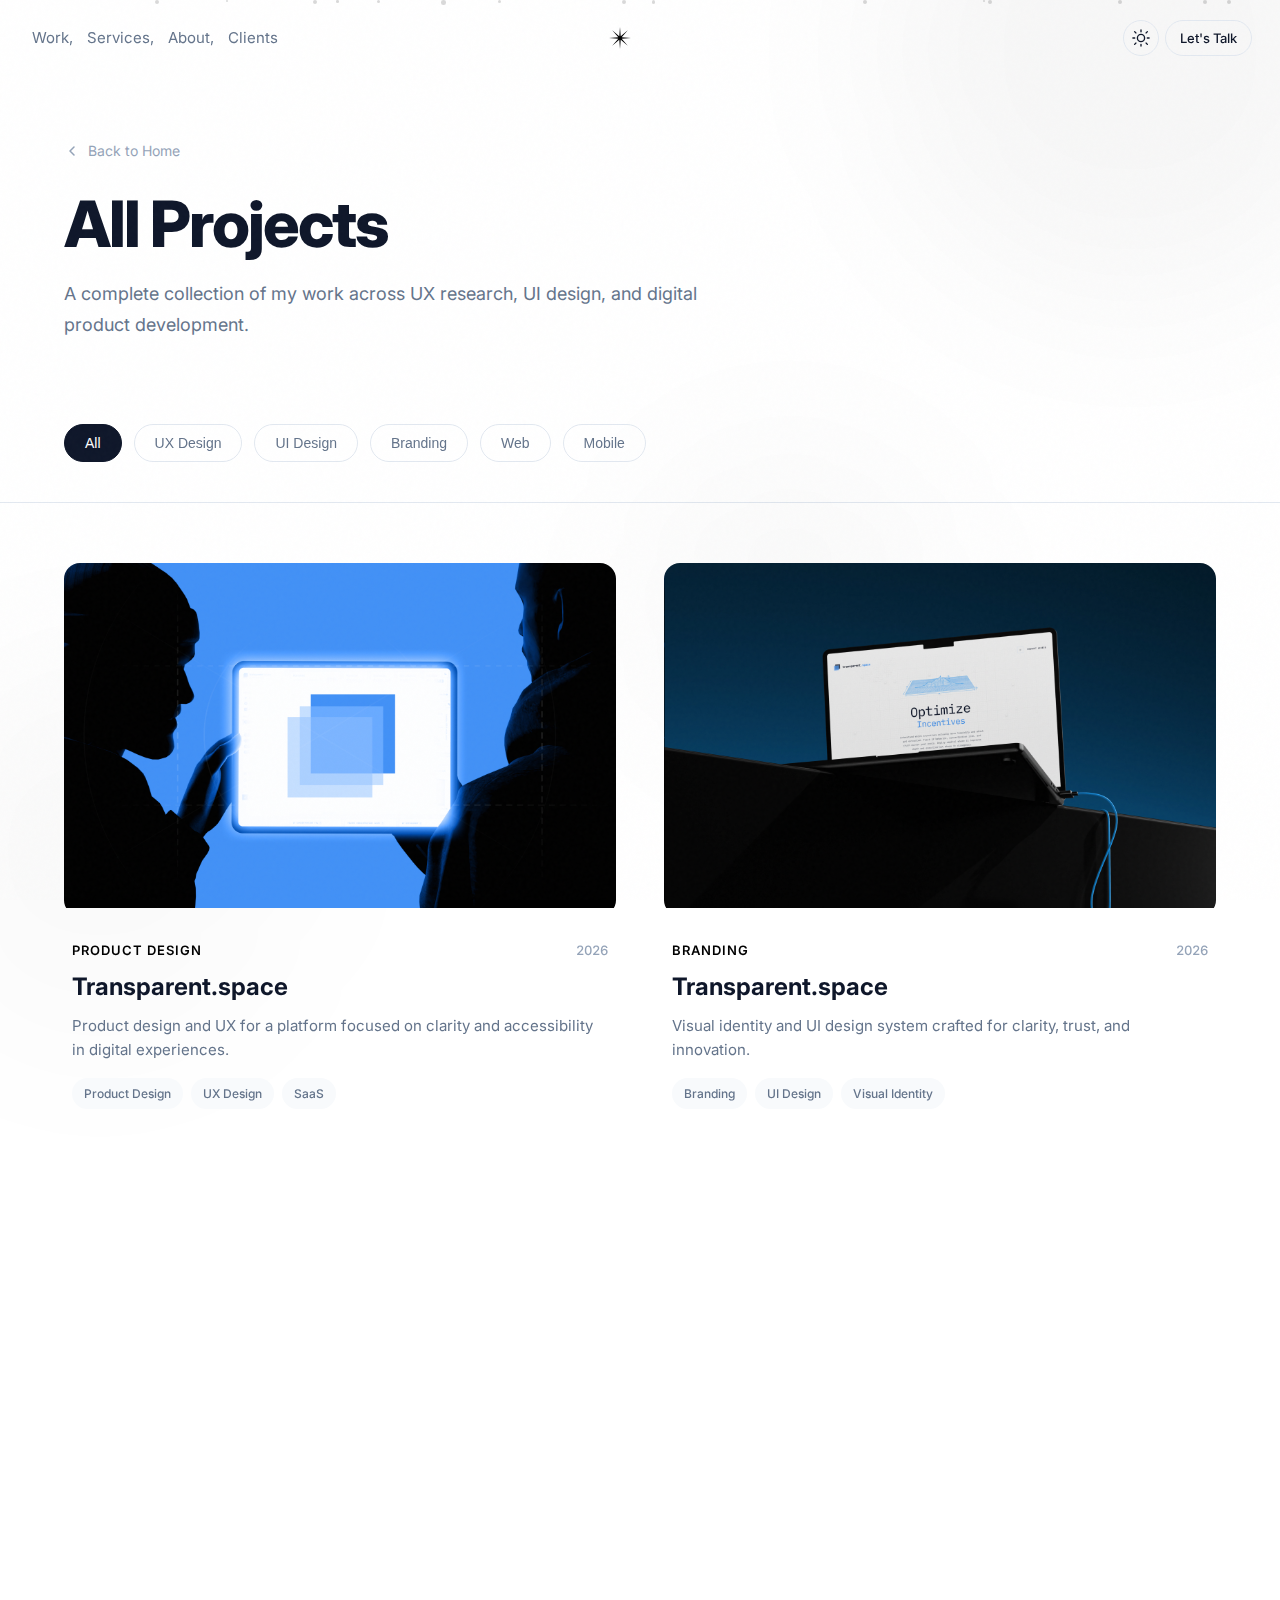
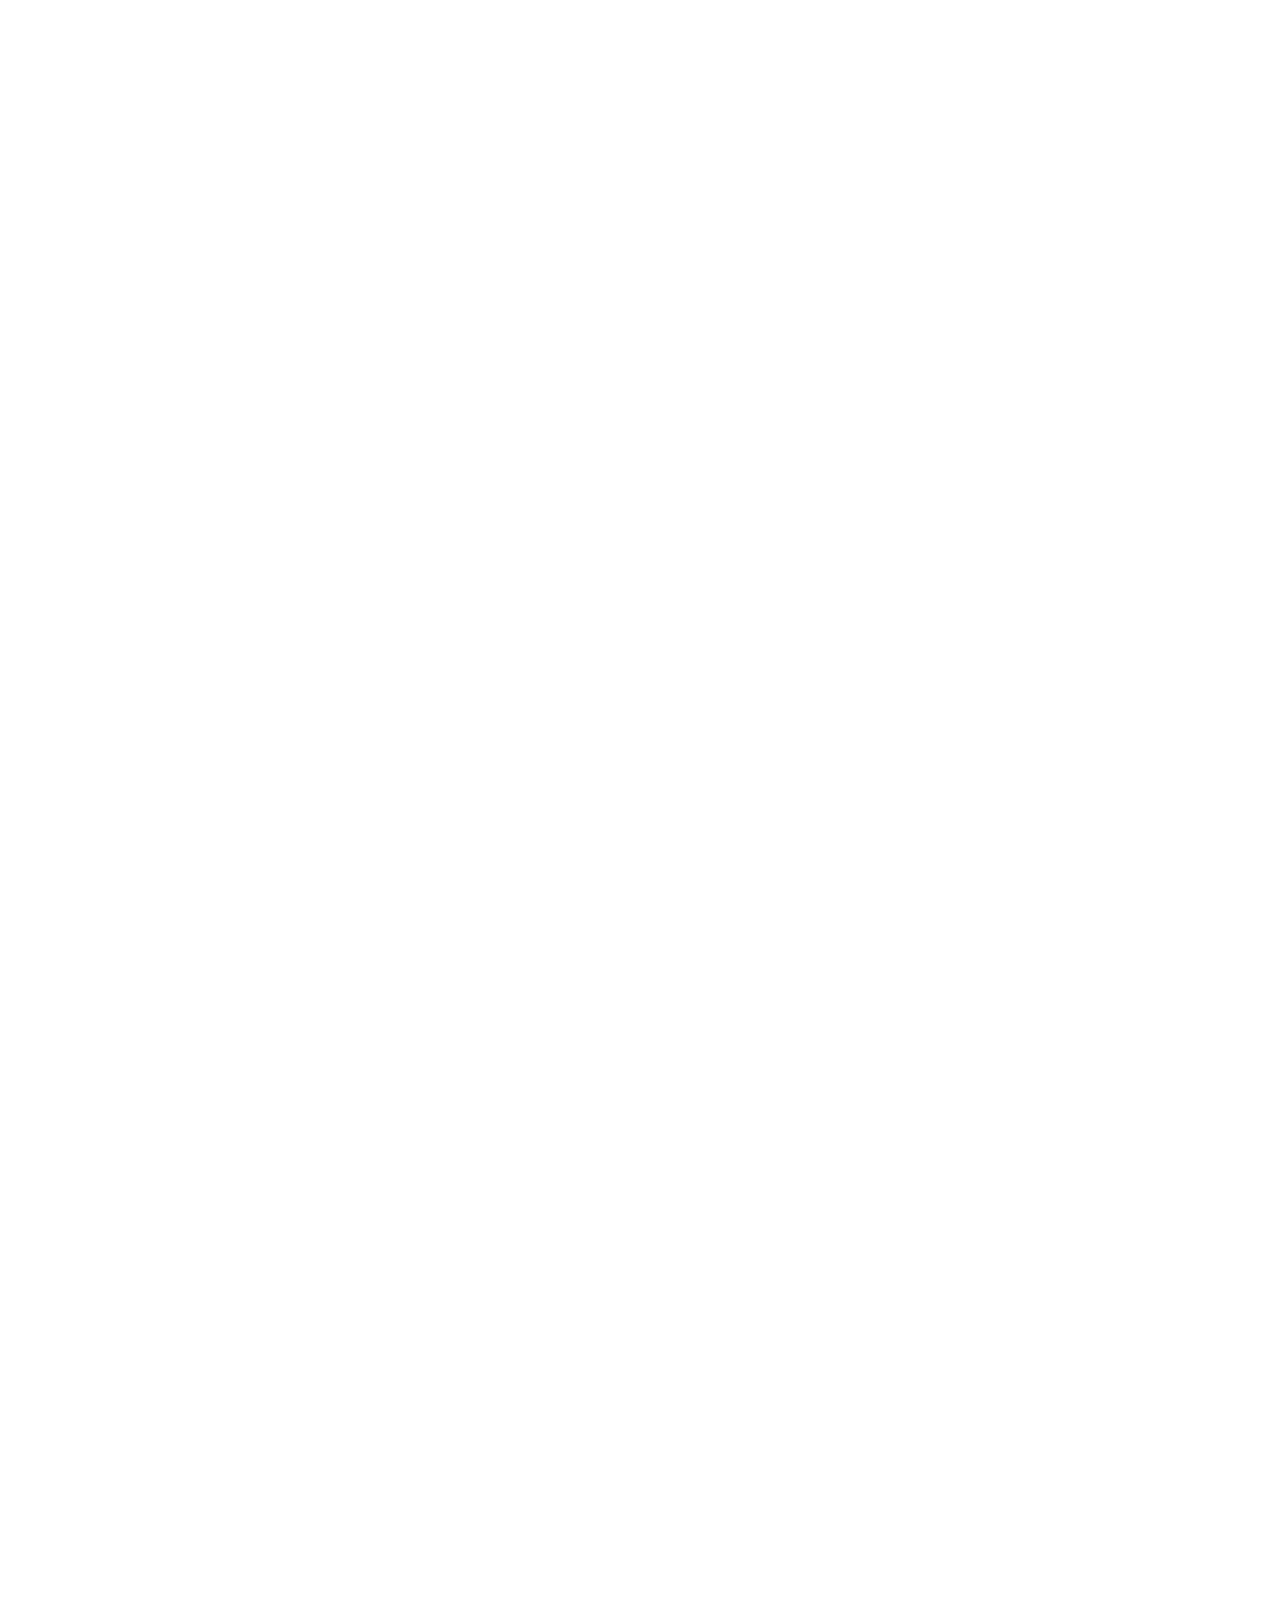
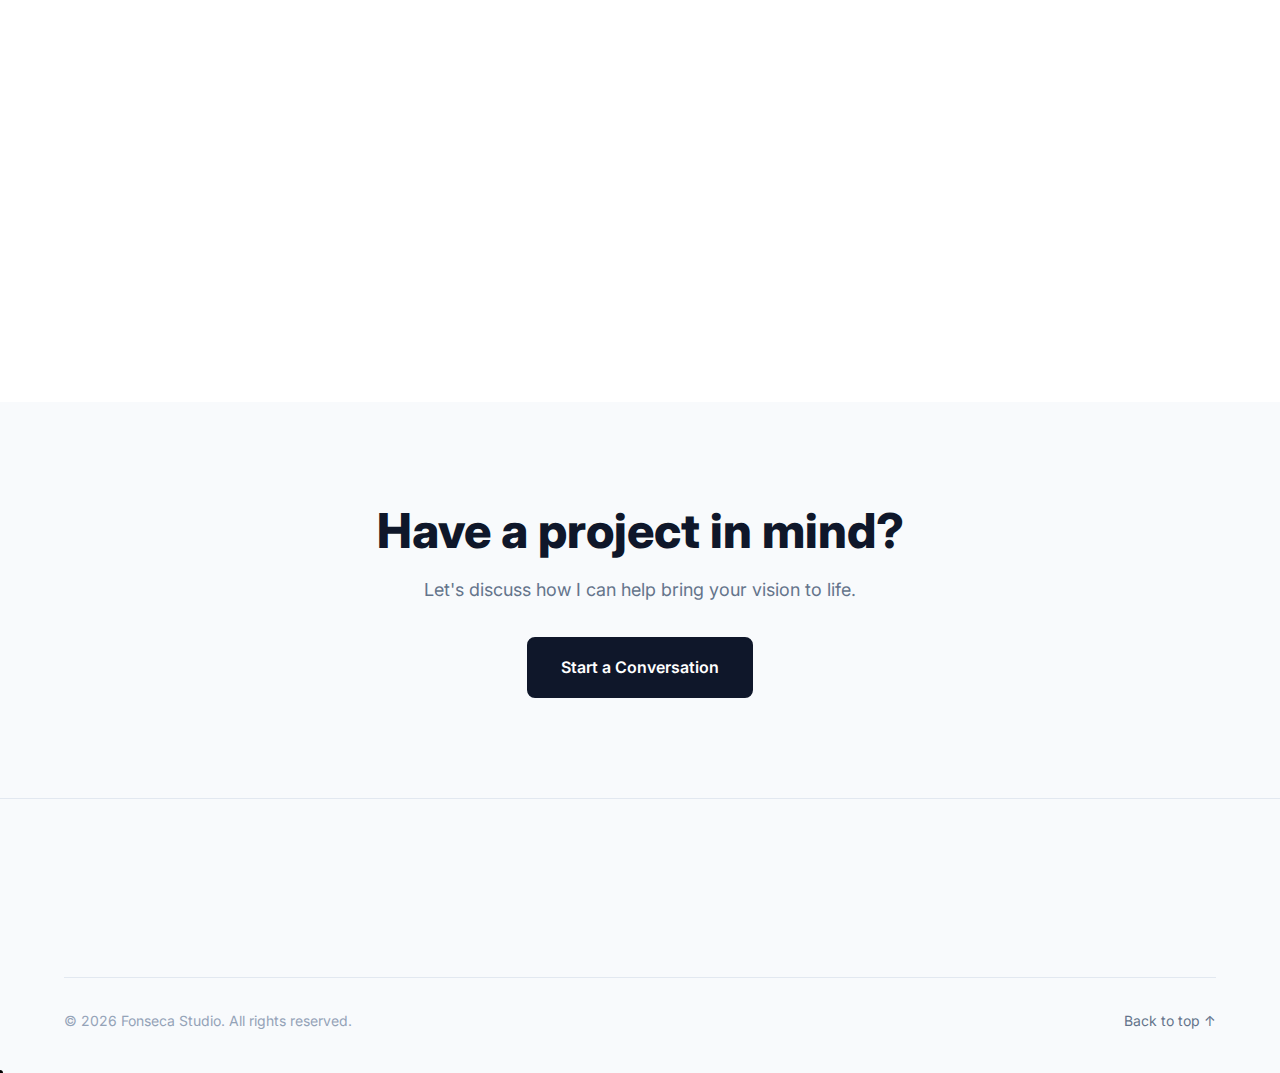
<file: projects.html>
<!DOCTYPE html>
<html lang="en">
<head>
    <meta charset="UTF-8">
    <meta name="viewport" content="width=device-width, initial-scale=1.0">
    <title>All Projects - Fonseca Studio</title>
    <meta name="description" content="Explore all projects by Fonseca Studio. UX Design, UI Design, and Digital Experiences.">
    <link rel="icon" type="image/png" href="Logo-fonseca.png">
    <link rel="apple-touch-icon" href="Logo-fonseca.png">
    <link rel="stylesheet" href="styles.css">
    <link rel="preconnect" href="https://fonts.googleapis.com">
    <link rel="preconnect" href="https://fonts.gstatic.com" crossorigin>
    <link href="https://fonts.googleapis.com/css2?family=Inter:wght@300;400;500;600;700;800;900&display=swap" rel="stylesheet">
</head>
<body>
    <!-- Navigation -->
    <nav class="navbar">
        <div class="nav-container">
            <div class="nav-left">
                <a href="index.html#work" class="nav-link">Work,</a>
                <a href="index.html#services" class="nav-link">Services,</a>
                <a href="index.html#about" class="nav-link">About,</a>
                <a href="index.html#testimonials" class="nav-link">Clients</a>
            </div>
            
            <div class="nav-logo">
                <a href="index.html">
                    <img src="Logo black.svg" alt="Fonseca Studio" class="nav-logo-img logo-light">
                    <img src="logo white.svg" alt="Fonseca Studio" class="nav-logo-img logo-dark">
                </a>
            </div>
            
            <div class="nav-right">
                <button class="dark-mode-toggle" id="darkModeToggle" aria-label="Toggle dark mode">
                    <svg class="icon-sun" width="18" height="18" viewBox="0 0 20 20" fill="none">
                        <path d="M10 3V1M10 19V17M17 10H19M1 10H3M15.657 4.343L17.071 2.929M2.929 17.071L4.343 15.657M15.657 15.657L17.071 17.071M2.929 2.929L4.343 4.343M14 10C14 12.2091 12.2091 14 10 14C7.79086 14 6 12.2091 6 10C6 7.79086 7.79086 6 10 6C12.2091 6 14 7.79086 14 10Z" stroke="currentColor" stroke-width="1.5" stroke-linecap="round" stroke-linejoin="round"/>
                    </svg>
                    <svg class="icon-moon" width="18" height="18" viewBox="0 0 20 20" fill="none">
                        <path d="M17.293 13.293A8 8 0 016.707 2.707a8.001 8.001 0 1010.586 10.586z" stroke="currentColor" stroke-width="1.5" stroke-linecap="round" stroke-linejoin="round"/>
                    </svg>
                </button>
                <a href="index.html#contact" class="nav-cta">Let's Talk</a>
                <button class="mobile-menu-toggle" aria-label="Toggle menu">
                    <span></span>
                    <span></span>
                </button>
            </div>
        </div>
        
        <!-- Mobile Menu -->
        <div class="mobile-menu">
            <div class="mobile-menu-links">
                <a href="index.html#work" class="mobile-link">Work</a>
                <a href="index.html#services" class="mobile-link">Services</a>
                <a href="index.html#about" class="mobile-link">About</a>
                <a href="index.html#testimonials" class="mobile-link">Clients</a>
                <a href="index.html#contact" class="mobile-link mobile-cta">Let's Talk</a>
            </div>
        </div>
    </nav>

    <!-- Page Header -->
    <section class="page-header">
        <div class="container">
            <div class="page-header-content">
                <a href="index.html" class="back-link">
                    <svg width="16" height="16" viewBox="0 0 16 16" fill="none">
                        <path d="M10 12L6 8L10 4" stroke="currentColor" stroke-width="1.5" stroke-linecap="round" stroke-linejoin="round"/>
                    </svg>
                    <span>Back to Home</span>
                </a>
                <h1 class="page-title">All Projects</h1>
                <p class="page-description">A complete collection of my work across UX research, UI design, and digital product development.</p>
            </div>
        </div>
    </section>

    <!-- Filter Section -->
    <section class="filter-section">
        <div class="container">
            <div class="filter-bar">
                <button class="filter-btn active" data-filter="all">All</button>
                <button class="filter-btn" data-filter="ux">UX Design</button>
                <button class="filter-btn" data-filter="ui">UI Design</button>
                <button class="filter-btn" data-filter="branding">Branding</button>
                <button class="filter-btn" data-filter="web">Web</button>
                <button class="filter-btn" data-filter="mobile">Mobile</button>
            </div>
        </div>
    </section>

    <!-- All Projects Grid -->
    <section class="all-projects-section">
        <div class="container">
            <div class="all-projects-grid">
                <!-- Project 1 - Transparent.space Product (2026) -->
                <a href="project-transparent-space.html" class="project-card-full" data-category="ux ui web">
                    <div class="project-image-full">
                        <img src="Transparent.space Products/untitled folder/Cover transparent all projects.png" alt="Transparent.space Product" class="project-img-full">
                        <div class="project-overlay">
                            <span class="view-project">View Project</span>
                        </div>
                    </div>
                    <div class="project-details">
                        <div class="project-meta">
                            <span class="project-category">Product Design</span>
                            <span class="project-year">2026</span>
                        </div>
                        <h3 class="project-title">Transparent.space</h3>
                        <p class="project-excerpt">Product design and UX for a platform focused on clarity and accessibility in digital experiences.</p>
                        <div class="project-tags">
                            <span>Product Design</span>
                            <span>UX Design</span>
                            <span>SaaS</span>
                        </div>
                    </div>
                </a>

                <!-- Project 2 - Transparent.space Brand (2026) -->
                <a href="project-transparent-space-brand.html" class="project-card-full" data-category="branding ui">
                    <div class="project-image-full">
                        <img src="Transparent UI/Covers/Cover transparent all projects.png" alt="Transparent.space Brand" class="project-img-full">
                        <div class="project-overlay">
                            <span class="view-project">View Project</span>
                        </div>
                    </div>
                    <div class="project-details">
                        <div class="project-meta">
                            <span class="project-category">Branding</span>
                            <span class="project-year">2026</span>
                        </div>
                        <h3 class="project-title">Transparent.space</h3>
                        <p class="project-excerpt">Visual identity and UI design system crafted for clarity, trust, and innovation.</p>
                        <div class="project-tags">
                            <span>Branding</span>
                            <span>UI Design</span>
                            <span>Visual Identity</span>
                        </div>
                    </div>
                </a>

                <!-- Project 3 - Hedgehog (2026) -->
                <a href="project-hedgehog.html" class="project-card-full" data-category="ux web">
                    <div class="project-image-full">
                        <img src="Hedgehog /Hedgehog/Cover Hedgehog all projects.png" alt="Hedgehog" class="project-img-full">
                        <div class="project-overlay">
                            <span class="view-project">View Project</span>
                        </div>
                    </div>
                    <div class="project-details">
                        <div class="project-meta">
                            <span class="project-category">UX/UI Design</span>
                            <span class="project-year">2026</span>
                        </div>
                        <h3 class="project-title">Hedgehog</h3>
                        <p class="project-excerpt">Institutional landing page for a Web3 Prediction Market application with waitlist functionality.</p>
                        <div class="project-tags">
                            <span>Web3</span>
                            <span>Prediction Market</span>
                            <span>Landing Page</span>
                        </div>
                    </div>
                </a>

                <!-- Project 4 - NORA (2026) -->
                <a href="project-nora.html" class="project-card-full" data-category="branding">
                    <div class="project-image-full">
                        <img src="NORA/COVER/Cover nora all projects.png" alt="NORA" class="project-img-full">
                        <div class="project-overlay">
                            <span class="view-project">View Project</span>
                        </div>
                    </div>
                    <div class="project-details">
                        <div class="project-meta">
                            <span class="project-category">Branding</span>
                            <span class="project-year">2026</span>
                        </div>
                        <h3 class="project-title">NØRA</h3>
                        <p class="project-excerpt">Brand identity for a plant-based bakery built around simplicity, care, and belonging.</p>
                        <div class="project-tags">
                            <span>Branding</span>
                            <span>Visual Identity</span>
                            <span>Food & Beverage</span>
                        </div>
                    </div>
                </a>

                <!-- Project 5 - Picnic (2025) -->
                <a href="project-picnic.html" class="project-card-full" data-category="branding">
                    <div class="project-image-full">
                        <img src="Picnic/COVER/Cover Picnic all projects.png" alt="Picnic" class="project-img-full">
                        <div class="project-overlay">
                            <span class="view-project">View Project</span>
                        </div>
                    </div>
                    <div class="project-details">
                        <div class="project-meta">
                            <span class="project-category">Branding</span>
                            <span class="project-year">2025</span>
                        </div>
                        <h3 class="project-title">Picnic</h3>
                        <p class="project-excerpt">Brand positioning and visual identity system with templates for consistent brand application.</p>
                        <div class="project-tags">
                            <span>Branding</span>
                            <span>Key Visual</span>
                            <span>Social Media</span>
                        </div>
                    </div>
                </a>

                <!-- Project 6 - Caramel (2024) -->
                <a href="project-caramel.html" class="project-card-full" data-category="ux web">
                    <div class="project-image-full">
                        <img src="Caramel/Cover/Cover Caramel all projects.png" alt="Caramel" class="project-img-full">
                        <div class="project-overlay">
                            <span class="view-project">View Project</span>
                        </div>
                    </div>
                    <div class="project-details">
                        <div class="project-meta">
                            <span class="project-category">UX/UI Design</span>
                            <span class="project-year">2024</span>
                        </div>
                        <h3 class="project-title">Caramel</h3>
                        <p class="project-excerpt">Meme coin creation platform on LaChain, making on-chain token launches accessible to everyone.</p>
                        <div class="project-tags">
                            <span>Web3</span>
                            <span>Meme Coins</span>
                            <span>Website Design</span>
                        </div>
                    </div>
                </a>

                <!-- Project 7 - AURA (2024) -->
                <a href="project-aura.html" class="project-card-full" data-category="branding">
                    <div class="project-image-full">
                        <img src="AURA/Cover/Cover Aura all projects.png" alt="AURA" class="project-img-full">
                        <div class="project-overlay">
                            <span class="view-project">View Project</span>
                        </div>
                    </div>
                    <div class="project-details">
                        <div class="project-meta">
                            <span class="project-category">Branding</span>
                            <span class="project-year">2024</span>
                        </div>
                        <h3 class="project-title">AURA</h3>
                        <p class="project-excerpt">Luxury jewelry brand built around presence, contrast, and self-expression.</p>
                        <div class="project-tags">
                            <span>Branding</span>
                            <span>Luxury</span>
                            <span>Visual Identity</span>
                        </div>
                    </div>
                </a>

                <!-- Project 8 - Petrobras Saúde (2023) -->
                <a href="project-petrobras-saude.html" class="project-card-full" data-category="ux ui web">
                    <div class="project-image-full">
                        <img src="Petrobras/Cover/Cover petro all projects.png" alt="Petrobras Saúde" class="project-img-full">
                        <div class="project-overlay">
                            <span class="view-project">View Project</span>
                        </div>
                    </div>
                    <div class="project-details">
                        <div class="project-meta">
                            <span class="project-category">UX/UI Design</span>
                            <span class="project-year">2023</span>
                        </div>
                        <h3 class="project-title">Petrobras Saúde</h3>
                        <p class="project-excerpt">Healthcare platform redesign for one of Brazil's largest corporate health plans.</p>
                        <div class="project-tags">
                            <span>Healthcare</span>
                            <span>Enterprise</span>
                            <span>Web Platform</span>
                        </div>
                    </div>
                </a>

                <!-- Project 9 - Unimed Seguros (2023) -->
                <a href="project-unimed-seguros.html" class="project-card-full" data-category="ux ui mobile">
                    <div class="project-image-full">
                        <img src="Unimed/Cover/Cover unimed all projects.png" alt="Unimed Seguros" class="project-img-full">
                        <div class="project-overlay">
                            <span class="view-project">View Project</span>
                        </div>
                    </div>
                    <div class="project-details">
                        <div class="project-meta">
                            <span class="project-category">UX/UI Design</span>
                            <span class="project-year">2023</span>
                        </div>
                        <h3 class="project-title">Unimed Seguros</h3>
                        <p class="project-excerpt">Insurance and healthcare app redesign improving user experience for millions of beneficiaries.</p>
                        <div class="project-tags">
                            <span>Insurance</span>
                            <span>Healthcare</span>
                            <span>Mobile App</span>
                        </div>
                    </div>
                </a>
            </div>
        </div>
    </section>

    <!-- CTA Section -->
    <section class="projects-cta">
        <div class="container">
            <div class="cta-content">
                <h2>Have a project in mind?</h2>
                <p>Let's discuss how I can help bring your vision to life.</p>
                <a href="index.html#contact" class="btn-primary">Start a Conversation</a>
            </div>
        </div>
    </section>

    <!-- Footer -->
    <footer class="footer">
        <div class="container">
            <div class="footer-content">
                <div class="footer-brand">
                    <a href="index.html" class="footer-logo-link">
                        <img src="Logo-fonseca.png" alt="Fonseca Studio" class="footer-logo-img">
                    </a>
                    <p>Creating digital experiences that matter.</p>
                </div>
                <div class="footer-links">
                    <a href="index.html#work">Work</a>
                    <a href="index.html#services">Services</a>
                    <a href="index.html#about">About</a>
                    <a href="index.html#contact">Contact</a>
                </div>
                <div class="footer-social">
                    <a href="https://www.linkedin.com/in/maths-fonseca/" target="_blank" aria-label="LinkedIn">
                        <svg width="20" height="20" viewBox="0 0 24 24" fill="currentColor">
                            <path d="M20.447 20.452h-3.554v-5.569c0-1.328-.027-3.037-1.852-3.037-1.853 0-2.136 1.445-2.136 2.939v5.667H9.351V9h3.414v1.561h.046c.477-.9 1.637-1.85 3.37-1.85 3.601 0 4.267 2.37 4.267 5.455v6.286zM5.337 7.433c-1.144 0-2.063-.926-2.063-2.065 0-1.138.92-2.063 2.063-2.063 1.14 0 2.064.925 2.064 2.063 0 1.139-.925 2.065-2.064 2.065zm1.782 13.019H3.555V9h3.564v11.452zM22.225 0H1.771C.792 0 0 .774 0 1.729v20.542C0 23.227.792 24 1.771 24h20.451C23.2 24 24 23.227 24 22.271V1.729C24 .774 23.2 0 22.222 0h.003z"/>
                        </svg>
                    </a>
                    <a href="https://www.behance.net/maths-fonseca" target="_blank" aria-label="Behance">
                        <svg width="20" height="20" viewBox="0 0 24 24" fill="currentColor">
                            <path d="M22 7h-7v-2h7v2zm1.726 10c-.442 1.297-2.029 3-5.101 3-3.074 0-5.564-1.729-5.564-5.675 0-3.91 2.325-5.92 5.466-5.92 3.082 0 4.964 1.782 5.375 4.426.078.506.109 1.188.095 2.14h-8.027c.13 3.211 3.483 3.312 4.588 2.029h3.168zm-7.686-4h4.965c-.105-1.547-1.136-2.219-2.477-2.219-1.466 0-2.277.768-2.488 2.219zm-9.574 6.988h-6.466v-14.967h6.953c5.476.081 5.58 5.444 2.72 6.906 3.461 1.26 3.577 8.061-3.207 8.061zm-3.466-8.988h3.584c2.508 0 2.906-3-.312-3h-3.272v3zm3.391 3h-3.391v3.016h3.341c3.055 0 2.868-3.016.05-3.016z"/>
                        </svg>
                    </a>
                    <a href="https://x.com/0xFonseca" target="_blank" aria-label="Twitter">
                        <svg width="20" height="20" viewBox="0 0 24 24" fill="currentColor">
                            <path d="M18.244 2.25h3.308l-7.227 8.26 8.502 11.24H16.17l-5.214-6.817L4.99 21.75H1.68l7.73-8.835L1.254 2.25H8.08l4.713 6.231zm-1.161 17.52h1.833L7.084 4.126H5.117z"/>
                        </svg>
                    </a>
                </div>
            </div>
            <div class="footer-bottom">
                <p>&copy; <span id="current-year">2025</span> Fonseca Studio. All rights reserved.</p>
                <a href="#" class="back-to-top" onclick="window.scrollTo({top: 0, behavior: 'smooth'}); return false;">Back to top ↑</a>
            </div>
        </div>
    </footer>

    <script src="script.js"></script>
    <script>
        // Project filtering
        const filterBtns = document.querySelectorAll('.filter-btn');
        const projectCards = document.querySelectorAll('.project-card-full');

        filterBtns.forEach(btn => {
            btn.addEventListener('click', () => {
                // Update active state
                filterBtns.forEach(b => b.classList.remove('active'));
                btn.classList.add('active');

                const filter = btn.dataset.filter;

                projectCards.forEach(card => {
                    const categories = card.dataset.category;
                    
                    if (filter === 'all' || categories.includes(filter)) {
                        card.style.display = 'block';
                        setTimeout(() => {
                            card.style.opacity = '1';
                            card.style.transform = 'translateY(0)';
                        }, 10);
                    } else {
                        card.style.opacity = '0';
                        card.style.transform = 'translateY(20px)';
                        setTimeout(() => {
                            card.style.display = 'none';
                        }, 300);
                    }
                });
            });
        });
    </script>
</body>
</html>
</file>
<file: styles.css>
/* =====================================================
   FONSECA STUDIO - UX DESIGNER PORTFOLIO
   ===================================================== */

/* CSS Variables */
:root {
    --primary-color: #000000;
    --primary-dark: #1a1a1a;
    --secondary-color: #333333;
    --text-dark: #0f172a;
    --text-gray: #64748b;
    --text-light: #94a3b8;
    --bg-white: #ffffff;
    --bg-light: #f8fafc;
    --bg-dark: #0f172a;
    --border-color: #e2e8f0;
    --success-color: #000000;
    --transition: all 0.3s cubic-bezier(0.4, 0, 0.2, 1);
    --shadow-sm: 0 1px 2px rgba(0, 0, 0, 0.05);
    --shadow-md: 0 4px 6px -1px rgba(0, 0, 0, 0.1);
    --shadow-lg: 0 10px 15px -3px rgba(0, 0, 0, 0.1);
    --shadow-xl: 0 20px 25px -5px rgba(0, 0, 0, 0.1);
}

[data-theme="dark"] {
    --primary-color: #ffffff;
    --primary-dark: #e5e5e5;
    --secondary-color: #cccccc;
    --text-dark: #f8fafc;
    --text-gray: #cbd5e1;
    --text-light: #94a3b8;
    --bg-white: #0a0a0a;
    --bg-light: #111111;
    --bg-dark: #f8fafc;
    --border-color: rgba(255, 255, 255, 0.1);
    --success-color: #ffffff;
}

/* =====================================================
   PRELOADER - Dennis Snellenberg Style
   ===================================================== */
.preloader {
    position: fixed;
    top: 0;
    left: 0;
    width: 100%;
    height: 100vh;
    height: 100dvh;
    background-color: #ffffff;
    z-index: 99999;
    display: flex;
    align-items: center;
    justify-content: center;
    transition: transform 0.9s cubic-bezier(0.65, 0, 0.35, 1);
}

.preloader.complete {
    transform: translateY(-100vh);
    transform: translateY(-100dvh);
}

.preloader-word-wrapper {
    position: relative;
    display: flex;
    align-items: center;
    justify-content: center;
    width: 100%;
    height: 120px;
    overflow: hidden;
}

.preloader-word {
    position: absolute;
    font-size: clamp(42px, 10vw, 90px);
    font-weight: 500;
    color: #000000;
    letter-spacing: -0.03em;
    opacity: 0;
    transform: translateY(50px);
    transition: opacity 0.5s cubic-bezier(0.25, 0.46, 0.45, 0.94),
                transform 0.5s cubic-bezier(0.25, 0.46, 0.45, 0.94);
    white-space: nowrap;
}

.preloader-word.active {
    opacity: 1;
    transform: translateY(0);
}

.preloader-word.exit {
    opacity: 0;
    transform: translateY(-50px);
}

/* Dark mode preloader */
[data-theme="dark"] .preloader {
    background-color: #0a0a0a;
}

[data-theme="dark"] .preloader-word {
    color: #ffffff;
}

/* Hide scrollbar during preload */
body.loading {
    overflow: hidden;
}

/* After preloader finishes */
body.loaded .preloader {
    pointer-events: none;
}

/* =====================================================
   GLOBAL ANIMATIONS
   ===================================================== */
@keyframes fadeIn {
    from { opacity: 0; }
    to { opacity: 1; }
}

@keyframes fadeInUp {
    from {
        opacity: 0;
        transform: translateY(40px);
    }
    to {
        opacity: 1;
        transform: translateY(0);
    }
}

@keyframes fadeInDown {
    from {
        opacity: 0;
        transform: translateY(-40px);
    }
    to {
        opacity: 1;
        transform: translateY(0);
    }
}

@keyframes fadeInLeft {
    from {
        opacity: 0;
        transform: translateX(-40px);
    }
    to {
        opacity: 1;
        transform: translateX(0);
    }
}

@keyframes fadeInRight {
    from {
        opacity: 0;
        transform: translateX(40px);
    }
    to {
        opacity: 1;
        transform: translateX(0);
    }
}

@keyframes scaleIn {
    from {
        opacity: 0;
        transform: scale(0.9);
    }
    to {
        opacity: 1;
        transform: scale(1);
    }
}

@keyframes slideUp {
    from {
        transform: translateY(100%);
    }
    to {
        transform: translateY(0);
    }
}

@keyframes float {
    0%, 100% {
        transform: translateY(0);
    }
    50% {
        transform: translateY(-10px);
    }
}

@keyframes pulse {
    0%, 100% {
        transform: scale(1);
        opacity: 1;
    }
    50% {
        transform: scale(1.05);
        opacity: 0.8;
    }
}

@keyframes shimmer {
    0% {
        background-position: -200% 0;
    }
    100% {
        background-position: 200% 0;
    }
}

@keyframes rotate {
    from {
        transform: rotate(0deg);
    }
    to {
        transform: rotate(360deg);
    }
}

@keyframes bounceIn {
    0% {
        opacity: 0;
        transform: scale(0.3);
    }
    50% {
        transform: scale(1.05);
    }
    70% {
        transform: scale(0.9);
    }
    100% {
        opacity: 1;
        transform: scale(1);
    }
}

@keyframes textReveal {
    from {
        clip-path: inset(0 100% 0 0);
    }
    to {
        clip-path: inset(0 0 0 0);
    }
}

@keyframes lineGrow {
    from {
        transform: scaleX(0);
    }
    to {
        transform: scaleX(1);
    }
}

@keyframes gradientMove {
    0% {
        background-position: 0% 50%;
    }
    50% {
        background-position: 100% 50%;
    }
    100% {
        background-position: 0% 50%;
    }
}

/* Animation utility classes */
.animate-on-scroll {
    opacity: 0;
    transform: translateY(40px);
    transition: opacity 0.8s cubic-bezier(0.16, 1, 0.3, 1), 
                transform 0.8s cubic-bezier(0.16, 1, 0.3, 1);
}

.animate-on-scroll.visible {
    opacity: 1;
    transform: translateY(0);
}

.animate-fade-left {
    opacity: 0;
    transform: translateX(-40px);
    transition: opacity 0.8s cubic-bezier(0.16, 1, 0.3, 1), 
                transform 0.8s cubic-bezier(0.16, 1, 0.3, 1);
}

.animate-fade-left.visible {
    opacity: 1;
    transform: translateX(0);
}

.animate-fade-right {
    opacity: 0;
    transform: translateX(40px);
    transition: opacity 0.8s cubic-bezier(0.16, 1, 0.3, 1), 
                transform 0.8s cubic-bezier(0.16, 1, 0.3, 1);
}

.animate-fade-right.visible {
    opacity: 1;
    transform: translateX(0);
}

.animate-scale {
    opacity: 0;
    transform: scale(0.9);
    transition: opacity 0.8s cubic-bezier(0.16, 1, 0.3, 1), 
                transform 0.8s cubic-bezier(0.16, 1, 0.3, 1);
}

.animate-scale.visible {
    opacity: 1;
    transform: scale(1);
}

/* Stagger delays */
.delay-1 { transition-delay: 0.1s; }
.delay-2 { transition-delay: 0.2s; }
.delay-3 { transition-delay: 0.3s; }
.delay-4 { transition-delay: 0.4s; }
.delay-5 { transition-delay: 0.5s; }
.delay-6 { transition-delay: 0.6s; }

/* Magnetic button effect */
.magnetic-btn {
    position: relative;
    transition: transform 0.3s cubic-bezier(0.33, 1, 0.68, 1);
}

/* Smooth link underline animation */
.link-underline {
    position: relative;
    text-decoration: none;
}

.link-underline::after {
    content: '';
    position: absolute;
    bottom: -2px;
    left: 0;
    width: 100%;
    height: 1px;
    background: currentColor;
    transform: scaleX(0);
    transform-origin: right;
    transition: transform 0.4s cubic-bezier(0.4, 0, 0.2, 1);
}

.link-underline:hover::after {
    transform: scaleX(1);
    transform-origin: left;
}

/* Glow effect on hover - Black/White only */
.glow-on-hover {
    transition: box-shadow 0.3s ease;
}

.glow-on-hover:hover {
    box-shadow: 0 0 40px rgba(0, 0, 0, 0.15);
}

[data-theme="dark"] .glow-on-hover:hover {
    box-shadow: 0 0 40px rgba(255, 255, 255, 0.1);
}

/* Text Shimmer Effect */
.text-shimmer {
    background: linear-gradient(
        90deg,
        var(--text-dark) 0%,
        rgba(0, 0, 0, 0.5) 50%,
        var(--text-dark) 100%
    );
    background-size: 200% auto;
    -webkit-background-clip: text;
    background-clip: text;
    -webkit-text-fill-color: transparent;
    animation: shimmerText 3s linear infinite;
}

[data-theme="dark"] .text-shimmer {
    background: linear-gradient(
        90deg,
        #ffffff 0%,
        rgba(255, 255, 255, 0.5) 50%,
        #ffffff 100%
    );
    background-size: 200% auto;
    -webkit-background-clip: text;
    background-clip: text;
}

@keyframes shimmerText {
    0% { background-position: 200% center; }
    100% { background-position: -200% center; }
}

/* Hover Slide Effect */
.hover-slide {
    position: relative;
    overflow: hidden;
}

.hover-slide::before {
    content: '';
    position: absolute;
    top: 0;
    left: -100%;
    width: 100%;
    height: 100%;
    background: linear-gradient(90deg, transparent, rgba(0, 0, 0, 0.05), transparent);
    transition: left 0.5s ease;
}

[data-theme="dark"] .hover-slide::before {
    background: linear-gradient(90deg, transparent, rgba(255, 255, 255, 0.05), transparent);
}

.hover-slide:hover::before {
    left: 100%;
}

/* Image reveal effect */
.image-reveal {
    position: relative;
    overflow: hidden;
}

.image-reveal::before {
    content: '';
    position: absolute;
    top: 0;
    left: 0;
    right: 0;
    bottom: 0;
    background: var(--bg-white);
    z-index: 1;
    transform: scaleX(1);
    transform-origin: right;
    transition: transform 0.8s cubic-bezier(0.77, 0, 0.175, 1);
}

.image-reveal.visible::before {
    transform: scaleX(0);
}

/* Text split animation */
.split-text .char {
    display: inline-block;
    opacity: 0;
    transform: translateY(100%);
    transition: opacity 0.5s ease, transform 0.5s ease;
}

.split-text.visible .char {
    opacity: 1;
    transform: translateY(0);
}

/* Custom Cursor */
.custom-cursor {
    position: fixed;
    width: 40px;
    height: 40px;
    border: 1px solid rgba(0, 0, 0, 0.5);
    border-radius: 50%;
    pointer-events: none;
    z-index: 99999;
    transform: translate(-50%, -50%);
    mix-blend-mode: difference;
}

.cursor-dot {
    position: fixed;
    width: 6px;
    height: 6px;
    background: #000000;
    border-radius: 50%;
    pointer-events: none;
    z-index: 99999;
    transform: translate(-50%, -50%);
}

[data-theme="dark"] .custom-cursor {
    border-color: rgba(255, 255, 255, 0.5);
}

[data-theme="dark"] .cursor-dot {
    background: #ffffff;
}

/* Hide custom cursor on touch devices */
@media (hover: none) {
    .custom-cursor, .cursor-dot {
        display: none !important;
    }
}

/* Cursor Trail */
.cursor-trail {
    position: fixed;
    pointer-events: none;
    z-index: 99998;
}

.trail-dot {
    position: fixed;
    width: 4px;
    height: 4px;
    border-radius: 50%;
    background: rgba(0, 0, 0, 0.15);
    pointer-events: none;
    transform: translate(-50%, -50%);
}

[data-theme="dark"] .trail-dot {
    background: rgba(255, 255, 255, 0.15);
}

/* Scroll Progress Bar */
.scroll-progress {
    position: fixed;
    top: 0;
    left: 0;
    height: 2px;
    background: #000000;
    width: 0;
    z-index: 100000;
    transition: width 0.1s linear;
}

[data-theme="dark"] .scroll-progress {
    background: #ffffff;
}

/* Ripple Effect */
.ripple {
    position: absolute;
    border-radius: 50%;
    background: rgba(255, 255, 255, 0.5);
    transform: scale(0);
    animation: rippleEffect 0.6s linear;
    pointer-events: none;
}

[data-theme="dark"] .btn-secondary .ripple,
.btn-secondary .ripple {
    background: rgba(0, 0, 0, 0.1);
}

@keyframes rippleEffect {
    to {
        transform: scale(4);
        opacity: 0;
    }
}

/* Button overflow for ripple */
.btn-primary, .btn-hero, .cta-button, .btn-submit {
    position: relative;
    overflow: hidden;
}

/* Loading Spinner */
.loading-spinner {
    display: inline-block;
    width: 16px;
    height: 16px;
    border: 2px solid transparent;
    border-top-color: currentColor;
    border-radius: 50%;
    animation: rotate 0.8s linear infinite;
    margin-right: 8px;
    vertical-align: middle;
}

/* Theme transition */
.theme-transition,
.theme-transition *,
.theme-transition *::before,
.theme-transition *::after {
    transition: background-color 0.3s ease, border-color 0.3s ease, color 0.3s ease !important;
}

/* Page loaded state */
body {
    opacity: 0;
    transition: opacity 0.5s ease;
}

body.loaded {
    opacity: 1;
}

/* Form focus state */
.form-group.focused label {
    color: var(--primary-color);
}

.form-group.focused input,
.form-group.focused textarea {
    border-color: var(--primary-color);
    box-shadow: 0 0 0 3px rgba(0, 0, 0, 0.08);
}

[data-theme="dark"] .form-group.focused input,
[data-theme="dark"] .form-group.focused textarea {
    box-shadow: 0 0 0 3px rgba(255, 255, 255, 0.1);
}

/* Hover lift effect */
.hover-lift {
    transition: transform 0.3s ease, box-shadow 0.3s ease;
}

.hover-lift:hover {
    transform: translateY(-8px);
    box-shadow: var(--shadow-xl);
}

/* Border animation on hover */
.border-animate {
    position: relative;
}

.border-animate::before {
    content: '';
    position: absolute;
    top: 0;
    left: 0;
    right: 0;
    bottom: 0;
    border: 2px solid var(--primary-color);
    border-radius: inherit;
    opacity: 0;
    transform: scale(1.05);
    transition: opacity 0.3s ease, transform 0.3s ease;
}

.border-animate:hover::before {
    opacity: 1;
    transform: scale(1);
}

/* Tilt effect on cards */
.tilt-card {
    transform-style: preserve-3d;
    perspective: 1000px;
}

/* =====================================================
   BACKGROUND MICRO-INTERACTIONS
   ===================================================== */

/* Floating Particles Container */
.particles-container {
    position: fixed;
    top: 0;
    left: 0;
    right: 0;
    bottom: 0;
    pointer-events: none;
    z-index: 0;
    overflow: hidden;
}

.particle {
    position: absolute;
    width: 4px;
    height: 4px;
    background: rgba(0, 0, 0, 0.15);
    border-radius: 50%;
    animation: floatParticle 20s infinite ease-in-out;
}

[data-theme="dark"] .particle {
    background: rgba(255, 255, 255, 0.1);
}

@keyframes floatParticle {
    0%, 100% {
        transform: translateY(100vh) rotate(0deg);
        opacity: 0;
    }
    10% {
        opacity: 1;
    }
    90% {
        opacity: 1;
    }
    100% {
        transform: translateY(-100vh) rotate(720deg);
        opacity: 0;
    }
}


/* Noise Texture Overlay */
.noise-overlay {
    position: fixed;
    top: 0;
    left: 0;
    right: 0;
    bottom: 0;
    pointer-events: none;
    z-index: 9998;
    opacity: 0.02;
    background-image: url("data:image/svg+xml,%3Csvg viewBox='0 0 256 256' xmlns='http://www.w3.org/2000/svg'%3E%3Cfilter id='noise'%3E%3CfeTurbulence type='fractalNoise' baseFrequency='0.9' numOctaves='4' stitchTiles='stitch'/%3E%3C/filter%3E%3Crect width='100%25' height='100%25' filter='url(%23noise)'/%3E%3C/svg%3E");
}

/* Gradient Orbs */
.gradient-orb {
    position: fixed;
    border-radius: 50%;
    filter: blur(80px);
    pointer-events: none;
    z-index: 0;
    animation: orbFloat 25s infinite ease-in-out;
}

.orb-1 {
    width: 500px;
    height: 500px;
    background: rgba(0, 0, 0, 0.03);
    top: -200px;
    right: -100px;
    animation-delay: 0s;
}

.orb-2 {
    width: 400px;
    height: 400px;
    background: rgba(0, 0, 0, 0.02);
    bottom: -150px;
    left: -100px;
    animation-delay: -10s;
}

.orb-3 {
    width: 300px;
    height: 300px;
    background: rgba(0, 0, 0, 0.025);
    top: 50%;
    left: 50%;
    animation-delay: -5s;
}

[data-theme="dark"] .orb-1 {
    background: rgba(255, 255, 255, 0.03);
}

[data-theme="dark"] .orb-2 {
    background: rgba(255, 255, 255, 0.02);
}

[data-theme="dark"] .orb-3 {
    background: rgba(255, 255, 255, 0.025);
}

@keyframes orbFloat {
    0%, 100% {
        transform: translate(0, 0) scale(1);
    }
    25% {
        transform: translate(30px, -30px) scale(1.05);
    }
    50% {
        transform: translate(-20px, 20px) scale(0.95);
    }
    75% {
        transform: translate(-30px, -20px) scale(1.02);
    }
}



/* Section Divider Animation */
.section-divider {
    position: relative;
    height: 1px;
    background: linear-gradient(90deg, transparent, var(--border-color), transparent);
    overflow: hidden;
}

.section-divider::after {
    content: '';
    position: absolute;
    top: 0;
    left: -100%;
    width: 50%;
    height: 100%;
    background: linear-gradient(90deg, transparent, rgba(0, 0, 0, 0.2), transparent);
    animation: dividerShine 4s infinite ease-in-out;
}

[data-theme="dark"] .section-divider::after {
    background: linear-gradient(90deg, transparent, rgba(255, 255, 255, 0.2), transparent);
}

@keyframes dividerShine {
    0% { left: -100%; }
    100% { left: 200%; }
}

/* Hover Spotlight Effect */
.spotlight-card {
    position: relative;
    overflow: hidden;
}

.spotlight-card::before {
    content: '';
    position: absolute;
    top: var(--mouse-y, 50%);
    left: var(--mouse-x, 50%);
    width: 300px;
    height: 300px;
    background: radial-gradient(circle, rgba(0, 0, 0, 0.05) 0%, transparent 70%);
    transform: translate(-50%, -50%);
    opacity: 0;
    transition: opacity 0.3s ease;
    pointer-events: none;
    z-index: 1;
}

[data-theme="dark"] .spotlight-card::before {
    background: radial-gradient(circle, rgba(255, 255, 255, 0.08) 0%, transparent 70%);
}

.spotlight-card:hover::before {
    opacity: 1;
}

/* Text Reveal Line */
.text-reveal {
    position: relative;
    overflow: hidden;
}

.text-reveal::after {
    content: '';
    position: absolute;
    bottom: 0;
    left: 0;
    width: 100%;
    height: 2px;
    background: var(--text-dark);
    transform: translateX(-101%);
    transition: transform 0.6s cubic-bezier(0.4, 0, 0.2, 1);
}

.text-reveal:hover::after {
    transform: translateX(0);
}

/* Dot Pattern */
.dot-pattern {
    position: absolute;
    top: 0;
    left: 0;
    right: 0;
    bottom: 0;
    background-image: radial-gradient(rgba(0, 0, 0, 0.08) 1px, transparent 1px);
    background-size: 20px 20px;
    pointer-events: none;
    opacity: 0.5;
}

[data-theme="dark"] .dot-pattern {
    background-image: radial-gradient(rgba(255, 255, 255, 0.08) 1px, transparent 1px);
}


/* Reset */
*, *::before, *::after {
    margin: 0;
    padding: 0;
    box-sizing: border-box;
}

html {
    scroll-behavior: smooth;
}

body {
    font-family: 'Inter', -apple-system, BlinkMacSystemFont, sans-serif;
    line-height: 1.6;
    color: var(--text-dark);
    background-color: var(--bg-white);
    overflow-x: hidden;
    -webkit-font-smoothing: antialiased;
}

.container {
    max-width: 1200px;
    margin: 0 auto;
    padding: 0 24px;
}

/* Typography */
h1, h2, h3, h4, h5, h6 {
    font-weight: 700;
    line-height: 1.2;
    color: var(--text-dark);
}

/* =====================================================
   NAVIGATION - BerrielBrands Style
   ===================================================== */
.navbar {
    position: fixed;
    top: 0;
    left: 0;
    right: 0;
    z-index: 1000;
    padding: 20px 32px;
    transition: all 0.4s cubic-bezier(0.4, 0, 0.2, 1);
}

.navbar.scrolled {
    background-color: rgba(255, 255, 255, 0.95);
    backdrop-filter: blur(20px);
    -webkit-backdrop-filter: blur(20px);
    padding: 16px 40px;
    box-shadow: 0 1px 0 var(--border-color);
}

[data-theme="dark"] .navbar.scrolled {
    background-color: rgba(10, 10, 10, 0.95);
}

.nav-container {
    display: flex;
    justify-content: space-between;
    align-items: center;
    max-width: 1400px;
    margin: 0 auto;
    gap: 10px;
}

.nav-left {
    display: flex;
    align-items: center;
    gap: 6px;
}

.nav-link {
    font-size: 15px;
    font-weight: 400;
    color: var(--text-gray);
    text-decoration: none;
    transition: color 0.3s ease;
    padding: 8px 4px;
    position: relative;
}

.nav-link::after {
    content: '';
    position: absolute;
    bottom: 0;
    left: 4px;
    right: 4px;
    height: 1px;
    background: var(--text-dark);
    transform: scaleX(0);
    transform-origin: right;
    transition: transform 0.3s ease;
}

[data-theme="dark"] .nav-link::after {
    background: #ffffff;
}

.nav-link:hover::after {
    transform: scaleX(1);
    transform-origin: left;
}

.nav-link:hover {
    color: var(--text-dark);
}

.nav-logo {
    position: absolute;
    left: 50%;
    transform: translateX(-50%);
    margin: 0 -20px;
}

.nav-logo a {
    display: flex;
    align-items: center;
    text-decoration: none;
}

.nav-logo-img {
    height: 24px;
    width: auto;
    transition: opacity 0.3s ease;
}

/* Light mode: show black logo, hide white logo */
.nav-logo-img.logo-light {
    display: block;
}

.nav-logo-img.logo-dark {
    display: none;
}

/* Dark mode: show white logo, hide black logo */
[data-theme="dark"] .nav-logo-img.logo-light {
    display: none;
}

[data-theme="dark"] .nav-logo-img.logo-dark {
    display: block;
}

.nav-right {
    display: flex;
    align-items: center;
    gap: 8px;
}

.nav-cta {
    font-size: 14px;
    font-weight: 500;
    color: var(--text-dark);
    text-decoration: none;
    padding: 8px 16px;
    border: 1px solid var(--border-color);
    border-radius: 100px;
    transition: all 0.3s ease;
}

.nav-cta:hover {
    background: var(--text-dark);
    color: var(--bg-white);
    border-color: var(--text-dark);
}

.dark-mode-toggle {
    width: 36px;
    height: 36px;
    border-radius: 50%;
    border: 1px solid var(--border-color);
    background: transparent;
    cursor: pointer;
    display: flex;
    align-items: center;
    justify-content: center;
    transition: all 0.3s ease;
    position: relative;
    flex-shrink: 0;
}

.dark-mode-toggle:hover {
    border-color: var(--text-dark);
    background: var(--bg-light);
}

.dark-mode-toggle svg {
    position: absolute;
    transition: all 0.3s ease;
    color: var(--text-dark);
}

.dark-mode-toggle .icon-sun {
    opacity: 1;
}

.dark-mode-toggle .icon-moon {
    opacity: 0;
}

[data-theme="dark"] .dark-mode-toggle .icon-sun {
    opacity: 0;
}

[data-theme="dark"] .dark-mode-toggle .icon-moon {
    opacity: 1;
}

.mobile-menu-toggle {
    display: none;
    flex-direction: column;
    justify-content: center;
    align-items: center;
    gap: 6px;
    width: 36px;
    height: 36px;
    background: none;
    border: 1px solid var(--border-color);
    border-radius: 50%;
    cursor: pointer;
    padding: 0;
    transition: all 0.3s ease;
}

.mobile-menu-toggle:hover {
    border-color: var(--text-dark);
}

.mobile-menu-toggle span {
    width: 14px;
    height: 1.5px;
    background-color: var(--text-dark);
    transition: all 0.3s ease;
}

.mobile-menu-toggle.active span:nth-child(1) {
    transform: rotate(45deg) translate(2px, 2px);
}

.mobile-menu-toggle.active span:nth-child(2) {
    transform: rotate(-45deg) translate(2px, -2px);
}

/* Mobile Menu */
.mobile-menu {
    position: fixed;
    top: 80px;
    left: 0;
    right: 0;
    background: var(--bg-white);
    padding: 40px;
    opacity: 0;
    visibility: hidden;
    transform: translateY(-20px);
    transition: all 0.4s cubic-bezier(0.4, 0, 0.2, 1);
    border-bottom: 1px solid var(--border-color);
}

.mobile-menu.active {
    opacity: 1;
    visibility: visible;
    transform: translateY(0);
}

[data-theme="dark"] .mobile-menu {
    background: var(--bg-white);
}

.mobile-menu-links {
    display: flex;
    flex-direction: column;
    gap: 24px;
}

.mobile-link {
    font-size: 24px;
    font-weight: 500;
    color: var(--text-dark);
    text-decoration: none;
    transition: opacity 0.3s ease;
}

.mobile-link:hover {
    opacity: 0.6;
}

.mobile-cta {
    display: inline-block;
    margin-top: 16px;
    padding: 14px 28px;
    background: var(--text-dark);
    color: var(--bg-white) !important;
    border-radius: 100px;
    font-size: 16px;
    width: fit-content;
}

/* =====================================================
   HERO SECTION - MINIMAL & MASSIVE
   ===================================================== */
.hero {
    position: relative;
    min-height: 100vh;
    display: flex;
    align-items: center;
    justify-content: center;
    background: var(--bg-white);
    overflow: hidden;
}

[data-theme="dark"] .hero {
    background: #0a0a0a;
}

/* ========================================
   INTERACTIVE GRID BACKGROUND
   ======================================== */
.hero-grid-canvas {
    position: absolute;
    inset: 0;
    width: 100%;
    height: 100%;
    pointer-events: none;
    z-index: 0;
}

.hero-blur-top {
    position: absolute;
    top: 0;
    left: 0;
    right: 0;
    height: 200px;
    background: linear-gradient(to bottom, var(--bg-white) 0%, transparent 100%);
    pointer-events: none;
    z-index: 1;
}

[data-theme="dark"] .hero-blur-top {
    background: linear-gradient(to bottom, #0a0a0a 0%, transparent 100%);
}

.hero-content {
    width: 100%;
    max-width: 1400px;
    padding: 0 80px;
    display: flex;
    flex-direction: column;
    gap: 48px;
}

/* ========================================
   MASSIVE TITLE
   ======================================== */
.hero-title {
    font-family: 'Space Grotesk', sans-serif;
    font-size: clamp(48px, 9vw, 130px);
    font-weight: 700;
    line-height: 0.95;
    letter-spacing: -0.03em;
    color: var(--text-dark);
    margin: 0;
    text-transform: uppercase;
}

[data-theme="dark"] .hero-title {
    color: #fff;
}

.title-line {
    display: block;
    overflow: hidden;
}

.word {
    display: inline-block;
    opacity: 0;
    transform: translateY(100%);
    animation: wordUp 1s cubic-bezier(0.16, 1, 0.3, 1) forwards;
}

.title-line:nth-child(1) .word { animation-delay: 0.4s; }
.title-line:nth-child(2) .word { animation-delay: 0.55s; }
.title-line:nth-child(3) .word:nth-child(1) { animation-delay: 0.7s; }
.title-line:nth-child(3) .word:nth-child(2) { animation-delay: 0.85s; }

@keyframes wordUp {
    to {
        opacity: 1;
        transform: translateY(0);
    }
}

/* Italic emphasis */
.word.italic {
    font-style: italic;
    font-weight: 500;
}

/* ========================================
   SUBTEXT
   ======================================== */
.hero-sub {
    font-size: clamp(16px, 1.8vw, 20px);
    line-height: 1.6;
    color: var(--text-gray);
    max-width: 600px;
    margin: 0;
    opacity: 0;
    animation: fadeUp 0.8s cubic-bezier(0.16, 1, 0.3, 1) 1s forwards;
}

@keyframes fadeUp {
    from { opacity: 0; transform: translateY(20px); }
    to { opacity: 1; transform: translateY(0); }
}

/* ========================================
   HERO BOTTOM
   ======================================== */
.hero-bottom {
    display: flex;
    justify-content: space-between;
    align-items: center;
    opacity: 0;
    animation: fadeUp 0.8s cubic-bezier(0.16, 1, 0.3, 1) 1.1s forwards;
}

.hero-meta {
    display: flex;
    align-items: center;
    gap: 12px;
    font-size: 14px;
    color: var(--text-light);
}

.meta-sep {
    opacity: 0.4;
}

/* ========================================
   CTA BUTTON
   ======================================== */
.hero-cta {
    position: relative;
    display: inline-flex;
    align-items: center;
    gap: 14px;
    padding: 18px 28px;
    background: transparent;
    color: var(--text-dark);
    font-size: 15px;
    font-weight: 600;
    text-decoration: none;
    border: 1.5px solid var(--text-dark);
    border-radius: 100px;
    overflow: hidden;
    transition: color 0.4s ease, border-color 0.4s ease;
}

.hero-cta:hover {
    color: var(--bg-white);
    border-color: var(--text-dark);
}

[data-theme="dark"] .hero-cta {
    color: #fff;
    border-color: rgba(255, 255, 255, 0.3);
}

[data-theme="dark"] .hero-cta:hover {
    color: #0a0a0a;
    border-color: #fff;
}

/* Animated background fill */
.cta-bg {
    position: absolute;
    inset: 0;
    background: var(--text-dark);
    transform: scaleX(0);
    transform-origin: left;
    transition: transform 0.5s cubic-bezier(0.16, 1, 0.3, 1);
    z-index: 0;
}

.hero-cta:hover .cta-bg {
    transform: scaleX(1);
}

[data-theme="dark"] .cta-bg {
    background: #fff;
}

.cta-text {
    position: relative;
    z-index: 1;
}

.cta-icon {
    position: relative;
    z-index: 1;
    display: flex;
    align-items: center;
    justify-content: center;
    width: 32px;
    height: 32px;
    background: var(--text-dark);
    border-radius: 50%;
    color: var(--bg-white);
    transition: all 0.4s cubic-bezier(0.16, 1, 0.3, 1);
}

.hero-cta:hover .cta-icon {
    background: var(--bg-white);
    color: var(--text-dark);
    transform: translate(4px, -4px);
}

[data-theme="dark"] .cta-icon {
    background: #fff;
    color: #0a0a0a;
}

[data-theme="dark"] .hero-cta:hover .cta-icon {
    background: #0a0a0a;
    color: #fff;
}

/* Magnetic effect */
.magnetic {
    transition: transform 0.3s cubic-bezier(0.16, 1, 0.3, 1);
}

/* ========================================
   STATUS (INLINE)
   ======================================== */
.hero-status {
    display: inline-flex;
    align-items: center;
    gap: 8px;
}

.status-dot {
    width: 8px;
    height: 8px;
    background: #22c55e;
    border-radius: 50%;
    position: relative;
    flex-shrink: 0;
}

.status-dot::after {
    content: '';
    position: absolute;
    inset: 0;
    background: #22c55e;
    border-radius: 50%;
    animation: statusPulse 2s ease-out infinite;
}

@keyframes statusPulse {
    0% { transform: scale(1); opacity: 0.6; }
    100% { transform: scale(2.5); opacity: 0; }
}

[data-theme="dark"] .hero-availability .availability-badge {
    background: transparent;
    border-color: var(--border-color);
    color: var(--text-dark);
}

.hero-logo {
    margin-bottom: 8px;
    opacity: 0;
    animation: fadeIn 1.2s cubic-bezier(0.16, 1, 0.3, 1) 0.5s forwards;
}

@keyframes heroLogoReveal {
    0% {
        opacity: 0;
        transform: translateY(30px) scale(0.95);
        filter: blur(10px);
    }
    100% {
        opacity: 1;
        transform: translateY(0) scale(1);
        filter: blur(0);
    }
}

.logo-image {
    width: 100%;
    max-width: 800px;
    height: auto;
    display: block;
    margin: 0 auto;
    transition: transform 0.6s cubic-bezier(0.16, 1, 0.3, 1);
}

.logo-image:hover {
    transform: scale(1.02);
}

.hero-tagline {
    margin-bottom: 16px;
    opacity: 0;
    animation: heroTextReveal 1s cubic-bezier(0.16, 1, 0.3, 1) 0.9s forwards;
}

@keyframes heroTextReveal {
    0% {
        opacity: 0;
        transform: translateY(20px);
        filter: blur(5px);
    }
    100% {
        opacity: 1;
        transform: translateY(0);
        filter: blur(0);
    }
}

.hero-tagline p {
    font-size: clamp(16px, 1.8vw, 20px);
    font-weight: 400;
    line-height: 1.6;
    color: var(--text-gray);
    letter-spacing: -0.01em;
    max-width: 800px;
    margin: 0 auto;
    white-space: nowrap;
}

.text-highlight {
    color: var(--text-dark);
    font-weight: 600;
    position: relative;
}

.text-highlight::after {
    content: '';
    position: absolute;
    bottom: 2px;
    left: 0;
    width: 100%;
    height: 2px;
    background: var(--text-dark);
    transform: scaleX(0);
    transform-origin: right;
    animation: underlineReveal 0.6s cubic-bezier(0.16, 1, 0.3, 1) 1.5s forwards;
}

/* Creative strikethrough effect - problems get SOLVED */
.highlight-strike {
    position: relative;
    display: inline-block;
    font-style: italic;
}

.highlight-strike::before {
    content: '';
    position: absolute;
    top: 50%;
    left: -4px;
    right: -4px;
    height: 3px;
    background: var(--text-dark);
    transform: scaleX(0) rotate(-2deg);
    transform-origin: left;
    animation: strikeReveal 0.8s cubic-bezier(0.16, 1, 0.3, 1) 2s forwards;
}

[data-theme="dark"] .highlight-strike::before {
    background: #ffffff;
}

@keyframes strikeReveal {
    0% {
        transform: scaleX(0) rotate(-2deg);
    }
    100% {
        transform: scaleX(1) rotate(-2deg);
    }
}

[data-theme="dark"] .text-highlight::after {
    background: #ffffff;
}

@keyframes underlineReveal {
    from {
        transform: scaleX(0);
        transform-origin: right;
    }
    to {
        transform: scaleX(1);
        transform-origin: left;
    }
}

.hero-actions {
    display: flex;
    gap: 16px;
    justify-content: flex-start;
    flex-wrap: wrap;
}

/* Staggered button animations */
.hero-actions .btn-hero:nth-child(1) {
    opacity: 0;
    animation: buttonReveal 0.8s cubic-bezier(0.16, 1, 0.3, 1) 1.2s forwards;
}

.hero-actions .btn-hero:nth-child(2) {
    opacity: 0;
    animation: buttonReveal 0.8s cubic-bezier(0.16, 1, 0.3, 1) 1.35s forwards;
}

@keyframes buttonReveal {
    0% {
        opacity: 0;
        transform: translateY(20px);
    }
    100% {
        opacity: 1;
        transform: translateY(0);
    }
}

.btn-hero {
    padding: 18px 36px;
    font-size: 15px;
    font-weight: 600;
    text-decoration: none;
    border-radius: 100px;
    transition: all 0.5s cubic-bezier(0.16, 1, 0.3, 1);
    display: inline-flex;
    align-items: center;
    gap: 12px;
    position: relative;
    overflow: hidden;
    letter-spacing: 0.01em;
}

.btn-hero span {
    position: relative;
    z-index: 1;
}

.btn-hero svg {
    position: relative;
    z-index: 1;
    transition: transform 0.4s cubic-bezier(0.16, 1, 0.3, 1);
}

.btn-hero:hover svg {
    transform: translateX(6px);
}

.btn-primary {
    background: var(--text-dark);
    color: var(--bg-white);
    border: 2px solid var(--text-dark);
}

.btn-primary::before {
    content: '';
    position: absolute;
    top: 0;
    left: 0;
    width: 100%;
    height: 100%;
    background: var(--bg-white);
    transform: scaleX(0);
    transform-origin: right;
    transition: transform 0.5s cubic-bezier(0.16, 1, 0.3, 1);
}

.btn-primary:hover {
    color: var(--text-dark);
}

.btn-primary:hover::before {
    transform: scaleX(1);
    transform-origin: left;
}

.btn-secondary {
    background: transparent;
    border: 2px solid var(--border-color);
    color: var(--text-dark);
}

.btn-secondary::before {
    content: '';
    position: absolute;
    top: 0;
    left: 0;
    width: 100%;
    height: 100%;
    background: var(--text-dark);
    transform: scaleX(0);
    transform-origin: right;
    transition: transform 0.5s cubic-bezier(0.16, 1, 0.3, 1);
}

.btn-secondary:hover {
    color: var(--bg-white);
    border-color: var(--text-dark);
}

.btn-secondary:hover::before {
    transform: scaleX(1);
    transform-origin: left;
}

[data-theme="dark"] .btn-primary {
    background: #ffffff;
    color: #000000;
    border-color: #ffffff;
}

[data-theme="dark"] .btn-primary::before {
    background: #000000;
}

[data-theme="dark"] .btn-primary:hover {
    color: #ffffff;
}

[data-theme="dark"] .btn-secondary {
    background: transparent;
    color: #ffffff;
    border: 2px solid rgba(255, 255, 255, 0.3);
}

[data-theme="dark"] .btn-secondary::before {
    background: #ffffff;
}

[data-theme="dark"] .btn-secondary:hover {
    color: #000000;
    border-color: #ffffff;
}

.hero-stats {
    display: flex;
    justify-content: center;
    gap: 48px;
    opacity: 0;
    animation: fadeInUp 0.8s ease-out 0.8s forwards;
    padding: 32px 48px;
    background: var(--bg-light);
    border-radius: 16px;
    border: 1px solid var(--border-color);
}

[data-theme="dark"] .hero-stats {
    background: rgba(255, 255, 255, 0.05);
    border-color: rgba(255, 255, 255, 0.1);
}

.stat {
    text-align: center;
}

.stat-number {
    display: block;
    font-size: 40px;
    font-weight: 800;
    color: var(--text-dark);
    letter-spacing: -1px;
    line-height: 1;
    margin-bottom: 8px;
}

.stat-label {
    font-size: 13px;
    color: var(--text-light);
    font-weight: 500;
    text-transform: uppercase;
    letter-spacing: 0.5px;
}

.scroll-indicator {
    position: absolute;
    bottom: 40px;
    right: 40px;
    display: flex;
    flex-direction: row;
    align-items: center;
    gap: 12px;
    color: var(--text-light);
    font-size: 11px;
    font-weight: 600;
    letter-spacing: 2px;
    text-transform: uppercase;
    opacity: 0;
    animation: scrollIndicatorReveal 1s ease 2s forwards;
    cursor: pointer;
    transition: all 0.3s ease;
}

@keyframes scrollIndicatorReveal {
    0% {
        opacity: 0;
        transform: translateX(20px);
    }
    100% {
        opacity: 1;
        transform: translateX(0);
    }
}

.scroll-indicator:hover {
    color: var(--text-dark);
}

.scroll-indicator:hover .scroll-line {
    width: 60px;
    background: #000000;
}

[data-theme="dark"] .scroll-indicator:hover .scroll-line {
    background: #ffffff;
}

.scroll-line {
    width: 40px;
    height: 2px;
    background: var(--text-dark);
    position: relative;
    overflow: hidden;
    transition: all 0.3s ease;
    border-radius: 2px;
}

.scroll-line::after {
    content: '';
    position: absolute;
    top: 0;
    left: -100%;
    width: 100%;
    height: 100%;
    background: linear-gradient(90deg, transparent, rgba(0, 0, 0, 0.8), transparent);
    animation: scrollLineShimmer 2s ease-in-out infinite;
}

[data-theme="dark"] .scroll-line::after {
    background: linear-gradient(90deg, transparent, rgba(255, 255, 255, 0.8), transparent);
}

@keyframes scrollLineShimmer {
    0% {
        left: -100%;
    }
    100% {
        left: 100%;
    }
}

@keyframes fadeInUp {
    from {
        opacity: 0;
        transform: translateY(30px);
    }
    to {
        opacity: 1;
        transform: translateY(0);
    }
}

/* =====================================================
   SECTION COMMON STYLES
   ===================================================== */
.section-intro {
    text-align: center;
    max-width: 700px;
    margin: 0 auto 80px;
}

.section-label {
    display: inline-block;
    font-size: 13px;
    font-weight: 600;
    color: var(--primary-color);
    text-transform: uppercase;
    letter-spacing: 2px;
    margin-bottom: 16px;
}

.section-title {
    font-size: clamp(32px, 5vw, 48px);
    font-weight: 800;
    letter-spacing: -1px;
    margin-bottom: 20px;
}

.section-description {
    font-size: 18px;
    color: var(--text-gray);
    line-height: 1.7;
}

/* =====================================================
   WORK SECTION
   ===================================================== */
.work-section {
    padding: 100px 0;
    background: var(--bg-white);
}

.work-header {
    display: flex;
    justify-content: space-between;
    align-items: center;
    margin-bottom: 48px;
    padding-bottom: 24px;
    border-bottom: 1px solid var(--border-color);
}

.work-label {
    font-size: 14px;
    color: var(--text-light);
    font-weight: 500;
}

.work-see-all {
    display: inline-flex;
    align-items: center;
    gap: 8px;
    font-size: 14px;
    font-weight: 600;
    color: var(--text-dark);
    text-decoration: none;
    transition: var(--transition);
}

.work-see-all:hover {
    color: var(--primary-color);
}

.work-see-all svg {
    transition: var(--transition);
}

.work-see-all:hover svg {
    transform: translate(3px, -3px);
}

.projects-grid {
    display: grid;
    grid-template-columns: repeat(3, 1fr);
    gap: 24px;
}

.projects-grid-3 {
    grid-template-columns: repeat(2, 1fr);
    max-width: 1200px;
    margin: 0 auto;
    gap: 32px;
}

.project-card {
    display: block;
    text-decoration: none;
    color: inherit;
    position: relative;
    overflow: hidden;
    border-radius: 12px;
    transition: var(--transition);
}

.project-card:hover {
    transform: translateY(-12px) scale(1.02);
}

.project-card::after {
    content: '';
    position: absolute;
    bottom: -20px;
    left: 10%;
    right: 10%;
    height: 20px;
    background: radial-gradient(ellipse at center, rgba(0,0,0,0.15) 0%, transparent 70%);
    opacity: 0;
    transition: opacity 0.4s ease;
}

.project-card:hover::after {
    opacity: 1;
}

.project-image {
    position: relative;
    overflow: hidden;
    border-radius: 12px;
}

.project-placeholder {
    aspect-ratio: 4 / 3;
    border-radius: 12px;
    transition: transform 0.5s ease;
}

.project-img {
    width: 100%;
    aspect-ratio: 4 / 3;
    object-fit: cover;
    border-radius: 12px;
    transition: transform 0.6s cubic-bezier(0.4, 0, 0.2, 1),
                filter 0.6s cubic-bezier(0.4, 0, 0.2, 1);
    filter: brightness(1);
}

.project-card:hover .project-placeholder,
.project-card:hover .project-img {
    transform: scale(1.08);
    filter: brightness(1.05);
}

.project-1 { background: linear-gradient(135deg, #1a1a1a 0%, #0a0a0a 100%); }
.project-2 { background: linear-gradient(135deg, #2a2a2a 0%, #1a1a1a 100%); }
.project-3 { background: linear-gradient(135deg, #3a3a3a 0%, #2a2a2a 100%); }
.project-4 { background: linear-gradient(135deg, #0f0f0f 0%, #1f1f1f 100%); }
.project-5 { background: linear-gradient(135deg, #252525 0%, #151515 100%); }
.project-6 { background: linear-gradient(135deg, #333333 0%, #1a1a1a 100%); }
.project-7 { background: linear-gradient(135deg, #404040 0%, #2a2a2a 100%); }
.project-8 { background: linear-gradient(135deg, #1f1f1f 0%, #0a0a0a 100%); }
.project-9 { background: linear-gradient(135deg, #2d2d2d 0%, #1d1d1d 100%); }

/* Project Overlay */
.project-overlay {
    position: absolute;
    top: 0;
    left: 0;
    right: 0;
    bottom: 0;
    background: rgba(0, 0, 0, 0.6);
    display: flex;
    align-items: center;
    justify-content: center;
    opacity: 0;
    transition: opacity 0.4s ease;
}

.project-card:hover .project-overlay {
    opacity: 1;
}

.project-view {
    color: #ffffff;
    font-size: 14px;
    font-weight: 600;
    letter-spacing: 0.05em;
    text-transform: uppercase;
    padding: 12px 24px;
    border: 1px solid #ffffff;
    border-radius: 100px;
    transform: translateY(10px);
    transition: transform 0.4s ease;
}

.project-card:hover .project-view {
    transform: translateY(0);
}

.project-info {
    display: flex;
    flex-direction: column;
    gap: 8px;
    padding: 20px 0 0;
}

.project-meta {
    display: flex;
    justify-content: space-between;
    align-items: baseline;
}

.project-name {
    font-size: 18px;
    font-weight: 600;
    color: var(--text-dark);
}

.project-year {
    font-size: 14px;
    font-weight: 500;
    color: var(--text-light);
    font-variant-numeric: tabular-nums;
}

.project-tags {
    display: flex;
    gap: 8px;
    flex-wrap: wrap;
}

.project-tag {
    font-size: 12px;
    font-weight: 500;
    color: var(--text-gray);
    padding: 4px 10px;
    background: var(--bg-light);
    border-radius: 100px;
    border: 1px solid var(--border-color);
}

[data-theme="dark"] .project-tag {
    background: rgba(255, 255, 255, 0.05);
    border-color: rgba(255, 255, 255, 0.1);
}

.project-location {
    font-size: 14px;
    color: var(--text-light);
    font-weight: 400;
}

/* =====================================================
   SERVICES SECTION - Two Column Layout
   ===================================================== */
.services-section {
    padding: 120px 0;
    background: var(--bg-white);
}

.services-layout {
    display: grid;
    grid-template-columns: 1fr 400px;
    gap: 80px;
    align-items: start;
}

.services-content {
    position: relative;
}

.services-content .section-label {
    font-size: 14px;
    color: var(--text-light);
    margin-bottom: 40px;
    display: block;
}

.services-list {
    display: flex;
    flex-direction: column;
    gap: 0;
}

.service-item {
    display: grid;
    grid-template-columns: 60px 1fr;
    gap: 32px;
    padding: 40px 0;
    border-top: 1px solid var(--border-color);
}

.service-item:last-child {
    border-bottom: 1px solid var(--border-color);
}

.service-number {
    font-size: 14px;
    font-weight: 600;
    color: var(--text-light);
    padding-top: 4px;
}

.service-content h3 {
    font-size: 22px;
    font-weight: 600;
    color: var(--text-dark);
    margin-bottom: 12px;
    letter-spacing: -0.5px;
}

.service-content p {
    font-size: 15px;
    line-height: 1.8;
    color: var(--text-gray);
}

/* Video Placeholder */
.services-video {
    position: sticky;
    top: 120px;
}

.video-placeholder {
    aspect-ratio: 9 / 16;
    background: var(--bg-light);
    border: 1px solid var(--border-color);
    border-radius: 16px;
    display: flex;
    align-items: center;
    justify-content: center;
    overflow: hidden;
}

.video-placeholder span {
    font-size: 14px;
    color: var(--text-light);
    text-transform: uppercase;
    letter-spacing: 2px;
}

.video-placeholder video,
.video-placeholder iframe,
.video-placeholder img {
    width: 100%;
    height: 100%;
    object-fit: cover;
    border-radius: 16px;
}

/* =====================================================
   PROCESS SECTION
   ===================================================== */
.process-section {
    padding: 120px 0;
    background: var(--bg-light);
}

.process-steps {
    display: grid;
    grid-template-columns: repeat(5, 1fr);
    gap: 0;
    position: relative;
}

.process-step {
    text-align: center;
    padding: 40px 24px;
    background: var(--bg-white);
    border: 1px solid var(--border-color);
    border-right: none;
    transition: all 0.5s cubic-bezier(0.4, 0, 0.2, 1);
    position: relative;
    overflow: hidden;
}

.process-step:first-child {
    border-radius: 20px 0 0 20px;
}

.process-step:last-child {
    border-radius: 0 20px 20px 0;
    border-right: 1px solid var(--border-color);
}


/* Icon Wrapper */
.step-icon-wrapper {
    position: relative;
    display: inline-block;
    margin-bottom: 20px;
}

.step-icon {
    width: 64px;
    height: 64px;
    border-radius: 50%;
    background: var(--bg-light);
    display: flex;
    align-items: center;
    justify-content: center;
    margin: 0 auto;
    transition: all 0.5s cubic-bezier(0.4, 0, 0.2, 1);
    position: relative;
    z-index: 1;
}

.step-icon svg {
    color: #000000;
    transition: all 0.4s ease;
}

[data-theme="dark"] .step-icon {
    background: rgba(255, 255, 255, 0.1);
}

[data-theme="dark"] .step-icon svg {
    color: #ffffff;
}

.step-icon::before {
    content: '';
    position: absolute;
    inset: -4px;
    border-radius: 50%;
    border: 2px dashed rgba(0, 0, 0, 0.15);
    animation: rotateBorder 20s linear infinite;
    opacity: 0;
    transition: opacity 0.4s ease;
}

[data-theme="dark"] .step-icon::before {
    border-color: rgba(255, 255, 255, 0.2);
}

@keyframes rotateBorder {
    from { transform: rotate(0deg); }
    to { transform: rotate(360deg); }
}

.process-step:hover .step-icon::before {
    opacity: 1;
}

/* Light mode hover */
.process-step:hover .step-icon {
    background: #000000;
    transform: scale(1.1);
    box-shadow: 0 10px 40px rgba(0, 0, 0, 0.2);
}

.process-step:hover .step-icon svg {
    color: #ffffff;
    animation: iconPulse 0.5s ease;
}

@keyframes iconPulse {
    0%, 100% { transform: scale(1); }
    50% { transform: scale(1.2); }
}

/* Dark mode hover */
[data-theme="dark"] .process-step:hover .step-icon {
    background: #ffffff;
    box-shadow: 0 10px 40px rgba(255, 255, 255, 0.15);
}

[data-theme="dark"] .process-step:hover .step-icon svg {
    color: #000000;
}

[data-theme="dark"] .process-step:hover .step-icon::before {
    border-color: rgba(255, 255, 255, 0.4);
}

/* Step Badge */
.step-badge {
    position: absolute;
    top: -8px;
    right: -8px;
    width: 28px;
    height: 28px;
    background: #000000;
    color: #ffffff;
    border-radius: 50%;
    font-size: 11px;
    font-weight: 700;
    display: flex;
    align-items: center;
    justify-content: center;
    z-index: 2;
    transition: all 0.4s ease;
}

[data-theme="dark"] .step-badge {
    background: #ffffff;
    color: #000000;
}

.process-step:hover .step-badge {
    transform: scale(1.15) rotate(10deg);
}

[data-theme="dark"] .process-step:hover .step-badge {
    background: #ffffff;
    color: #000000;
}

/* Connecting Line */
.step-line {
    position: absolute;
    top: 50%;
    right: -1px;
    width: 40px;
    height: 2px;
    background: linear-gradient(90deg, var(--border-color) 0%, var(--border-color) 50%, transparent 100%);
    transform: translateY(-50%);
    z-index: 3;
}

.step-line::before {
    content: '';
    position: absolute;
    right: 0;
    top: 50%;
    transform: translateY(-50%);
    width: 8px;
    height: 8px;
    background: var(--border-color);
    border-radius: 50%;
}

.process-step:last-child .step-line {
    display: none;
}

/* Step Content */
.step-content h3 {
    font-size: 18px;
    font-weight: 700;
    margin-bottom: 10px;
    color: #000000;
    transition: all 0.4s ease;
    line-height: 1.3;
}

[data-theme="dark"] .step-content h3 {
    color: #ffffff;
}

.step-content p {
    font-size: 13px;
    color: var(--text-gray);
    line-height: 1.6;
    transition: all 0.4s ease;
    max-width: 200px;
    margin: 0 auto;
}

/* Staggered animation delays using transition-delay */
.process-step.animate-on-scroll:nth-child(1) { transition-delay: 0s; }
.process-step.animate-on-scroll:nth-child(2) { transition-delay: 0.1s; }
.process-step.animate-on-scroll:nth-child(3) { transition-delay: 0.2s; }
.process-step.animate-on-scroll:nth-child(4) { transition-delay: 0.3s; }
.process-step.animate-on-scroll:nth-child(5) { transition-delay: 0.4s; }

/* Dark mode process step styles */
[data-theme="dark"] .step-line {
    background: linear-gradient(90deg, rgba(255, 255, 255, 0.15) 0%, rgba(255, 255, 255, 0.15) 50%, transparent 100%);
}

[data-theme="dark"] .step-line::before {
    background: rgba(255, 255, 255, 0.25);
}

/* =====================================================
   ABOUT SECTION
   ===================================================== */
.about-section {
    padding: 120px 0;
    background: var(--bg-white);
}

.about-header {
    margin-bottom: 80px;
}

.about-header .section-label {
    margin-bottom: 24px;
}

.about-headline {
    font-size: clamp(32px, 4vw, 48px);
    font-weight: 500;
    line-height: 1.2;
    letter-spacing: -0.02em;
    color: var(--text-dark);
    max-width: 900px;
}

.about-grid {
    display: grid;
    grid-template-columns: 1fr 1.5fr;
    gap: 80px;
    align-items: start;
}

.about-image {
    position: relative;
}

.about-placeholder {
    aspect-ratio: 4 / 5;
    background: linear-gradient(135deg, var(--primary-color), var(--secondary-color));
    border-radius: 16px;
}

.about-photo {
    width: 100%;
    aspect-ratio: 4 / 5;
    object-fit: cover;
    border-radius: 16px;
    transition: transform 0.6s cubic-bezier(0.4, 0, 0.2, 1),
                box-shadow 0.6s cubic-bezier(0.4, 0, 0.2, 1);
    box-shadow: 0 25px 60px rgba(0, 0, 0, 0.18);
}

.about-image:hover .about-photo {
    transform: scale(1.02);
    box-shadow: 0 35px 80px rgba(0, 0, 0, 0.25);
}

[data-theme="dark"] .about-photo {
    box-shadow: 0 25px 60px rgba(0, 0, 0, 0.5);
}

[data-theme="dark"] .about-image:hover .about-photo {
    box-shadow: 0 35px 80px rgba(0, 0, 0, 0.6);
}

.about-image-caption {
    display: flex;
    justify-content: space-between;
    margin-top: 16px;
    font-size: 14px;
    color: var(--text-light);
    font-weight: 500;
}

.about-content .section-label {
    text-align: left;
}

.about-content .section-title {
    text-align: left;
    margin-bottom: 24px;
}

.about-bio {
    margin-bottom: 48px;
}

.about-text-large {
    font-size: 20px;
    font-weight: 500;
    color: var(--text-dark);
    line-height: 1.6;
    margin-bottom: 24px;
}

.about-text {
    font-size: 16px;
    color: var(--text-gray);
    line-height: 1.8;
    margin-bottom: 20px;
}

/* Experience Timeline */
.about-experience {
    margin-bottom: 48px;
    padding-top: 32px;
    border-top: 1px solid var(--border-color);
}

.experience-title {
    font-size: 14px;
    font-weight: 600;
    color: var(--text-light);
    text-transform: uppercase;
    letter-spacing: 1px;
    margin-bottom: 24px;
}

.experience-list {
    display: flex;
    flex-direction: column;
    gap: 0;
}

.experience-item {
    display: flex;
    justify-content: space-between;
    align-items: flex-start;
    padding: 20px 0;
    border-bottom: 1px solid var(--border-color);
    transition: all 0.3s ease;
}

.experience-item:hover {
    padding-left: 16px;
    background: var(--bg-light);
    margin: 0 -16px;
    padding-right: 16px;
}

.experience-role {
    display: flex;
    flex-direction: column;
    gap: 4px;
}

.role-title {
    font-size: 16px;
    font-weight: 600;
    color: var(--text-dark);
}

.role-company {
    font-size: 14px;
    color: var(--text-gray);
}

.experience-period {
    font-size: 14px;
    color: var(--text-light);
    font-variant-numeric: tabular-nums;
    white-space: nowrap;
}

.about-skills {
    margin: 40px 0 0;
}

.about-skills h4 {
    font-size: 14px;
    font-weight: 600;
    color: var(--text-light);
    text-transform: uppercase;
    letter-spacing: 1px;
    margin-bottom: 16px;
}

.skills-tags {
    display: flex;
    flex-wrap: wrap;
    gap: 10px;
}

.skills-tags span {
    padding: 10px 18px;
    background: var(--bg-light);
    border-radius: 100px;
    font-size: 13px;
    font-weight: 500;
    color: var(--text-gray);
    border: 1px solid var(--border-color);
    transition: all 0.3s cubic-bezier(0.4, 0, 0.2, 1);
    cursor: default;
}

.skills-tags span:hover {
    background: var(--text-dark);
    color: var(--bg-white);
    border-color: var(--text-dark);
    transform: translateY(-3px);
    box-shadow: 0 6px 16px rgba(0, 0, 0, 0.15);
}

[data-theme="dark"] .skills-tags span:hover {
    box-shadow: 0 6px 16px rgba(255, 255, 255, 0.1);
}

.about-cta {
    display: flex;
    gap: 20px;
    align-items: center;
    margin-top: 40px;
}

.about-cta .btn-primary {
    display: inline-block;
    padding: 14px 28px;
    font-size: 15px;
    font-weight: 600;
    text-decoration: none;
    border-radius: 8px;
    background: var(--text-dark);
    color: var(--bg-white);
    border: none;
    transition: all 0.3s ease;
    position: relative;
}

.about-cta .btn-primary::before {
    display: none;
}

.about-cta .btn-primary:hover {
    transform: translateY(-2px);
    box-shadow: 0 10px 30px rgba(0, 0, 0, 0.15);
    color: var(--bg-white);
}

[data-theme="dark"] .about-cta .btn-primary {
    background: #fff;
    color: #0a0a0a;
}

[data-theme="dark"] .about-cta .btn-primary:hover {
    color: #0a0a0a;
    box-shadow: 0 10px 30px rgba(255, 255, 255, 0.1);
}

.btn-text {
    font-size: 15px;
    font-weight: 600;
    color: var(--text-gray);
    text-decoration: none;
    transition: var(--transition);
}

.btn-text:hover {
    color: var(--text-dark);
}

/* =====================================================
   TESTIMONIALS SECTION - CAROUSEL
   ===================================================== */
.testimonials-section {
    padding: 120px 0;
    background: var(--bg-light);
    overflow: hidden;
}

.testimonials-carousel {
    width: 100%;
    overflow: hidden;
    margin: 60px 0;
    position: relative;
}

/* Fade edges */
.testimonials-carousel::before,
.testimonials-carousel::after {
    content: '';
    position: absolute;
    top: 0;
    bottom: 0;
    width: 150px;
    z-index: 2;
    pointer-events: none;
}

.testimonials-carousel::before {
    left: 0;
    background: linear-gradient(to right, var(--bg-light), transparent);
}

.testimonials-carousel::after {
    right: 0;
    background: linear-gradient(to left, var(--bg-light), transparent);
}

.testimonials-track {
    display: flex;
    gap: 32px;
    animation: scrollCarousel 40s linear infinite;
    width: max-content;
}

.testimonials-track:hover {
    animation-play-state: paused;
}

@keyframes scrollCarousel {
    0% {
        transform: translateX(0);
    }
    100% {
        transform: translateX(-50%);
    }
}

.testimonial-card {
    flex-shrink: 0;
    width: 400px;
    padding: 32px;
    background: var(--bg-white);
    border-radius: 16px;
    border: 1px solid var(--border-color);
    transition: all 0.4s cubic-bezier(0.4, 0, 0.2, 1);
    position: relative;
}

.testimonial-card::before {
    content: '"';
    position: absolute;
    top: 16px;
    right: 24px;
    font-size: 60px;
    font-family: Georgia, serif;
    color: var(--text-dark);
    opacity: 0.08;
    line-height: 1;
    transition: opacity 0.4s ease;
}

.testimonial-card:hover {
    transform: scale(1.02);
    box-shadow: 0 25px 50px rgba(0,0,0,0.1);
    border-color: transparent;
}

.testimonial-card:hover::before {
    opacity: 0.15;
}

.testimonial-content {
    position: relative;
}

.testimonial-content p {
    font-size: 15px;
    color: var(--text-dark);
    line-height: 1.8;
    margin-bottom: 24px;
    font-style: italic;
}

.testimonial-author {
    display: flex;
    align-items: center;
    gap: 14px;
}

.author-avatar {
    width: 44px;
    height: 44px;
    background: #000000;
    border-radius: 50%;
    display: flex;
    align-items: center;
    justify-content: center;
    font-size: 16px;
    font-weight: 600;
    color: #ffffff;
}

[data-theme="dark"] .author-avatar {
    background: #ffffff;
    color: #000000;
}

.author-avatar-img {
    width: 44px;
    height: 44px;
    border-radius: 50%;
    object-fit: cover;
}

.author-name {
    display: block;
    font-size: 15px;
    font-weight: 600;
    color: var(--text-dark);
}

.author-role {
    font-size: 13px;
    color: var(--text-light);
}

.brands-section {
    text-align: center;
    padding-top: 60px;
    border-top: 1px solid var(--border-color);
}

.brands-section-end {
    display: none;
}

.brands-label {
    font-size: 13px;
    color: var(--text-light);
    text-transform: uppercase;
    letter-spacing: 2px;
    margin-bottom: 32px;
}

/* Brands Carousel */
.brands-carousel {
    max-width: 900px;
    margin: 0 auto;
    overflow: hidden;
    position: relative;
    padding: 20px 0;
}

.brands-carousel::before,
.brands-carousel::after {
    content: '';
    position: absolute;
    top: 0;
    bottom: 0;
    width: 100px;
    z-index: 2;
    pointer-events: none;
}

.brands-carousel::before {
    left: 0;
    background: linear-gradient(to right, var(--bg-light) 0%, var(--bg-light) 20%, transparent 100%);
}

.brands-carousel::after {
    right: 0;
    background: linear-gradient(to left, var(--bg-light) 0%, var(--bg-light) 20%, transparent 100%);
}

.brands-track {
    display: flex;
    animation: scrollBrands 20s linear infinite;
    width: max-content;
    align-items: center;
}

.brands-track:hover {
    animation-play-state: paused;
}

@keyframes scrollBrands {
    0% {
        transform: translateX(0);
    }
    100% {
        transform: translateX(-50%);
    }
}

.brand-logo {
    flex-shrink: 0;
    width: 160px;
    text-align: center;
    font-size: 18px;
    font-weight: 700;
    color: var(--text-dark);
    opacity: 0.4;
    transition: opacity 0.3s ease;
    white-space: nowrap;
    letter-spacing: -0.5px;
}

.brand-logo:hover {
    opacity: 0.9;
}

.brand-logo-wrapper {
    flex-shrink: 0;
    width: 160px;
    height: 60px;
    display: flex;
    align-items: center;
    justify-content: center;
    padding: 0 20px;
}

.brand-logo-img {
    max-width: 100%;
    max-height: 40px;
    width: auto;
    height: auto;
    object-fit: contain;
    opacity: 0.5;
    transition: opacity 0.3s ease, filter 0.3s ease;
    filter: grayscale(100%);
}

.brand-logo-wrapper:hover .brand-logo-img {
    opacity: 1;
    filter: grayscale(0%);
}

/* Dark mode: invert logos for better visibility */
[data-theme="dark"] .brand-logo-img {
    filter: grayscale(100%) invert(1);
    opacity: 0.6;
}

[data-theme="dark"] .brand-logo-wrapper:hover .brand-logo-img {
    filter: grayscale(0%) invert(1);
    opacity: 1;
}

/* =====================================================
   CONTACT SECTION
   ===================================================== */
.contact-section {
    padding: 120px 0;
    background: var(--bg-white);
}

.contact-grid {
    display: grid;
    grid-template-columns: 1fr 1.2fr;
    gap: 80px;
}

.contact-info .section-label {
    text-align: left;
}

.contact-info .section-title {
    text-align: left;
    font-size: clamp(28px, 4vw, 40px);
    margin-bottom: 20px;
}

.contact-description {
    font-size: 16px;
    color: var(--text-gray);
    line-height: 1.7;
    margin-bottom: 40px;
}

.contact-details {
    display: flex;
    flex-direction: column;
    gap: 20px;
    margin-bottom: 40px;
}

.contact-link {
    display: flex;
    align-items: center;
    gap: 16px;
    font-size: 16px;
    color: var(--text-dark);
    text-decoration: none;
    transition: var(--transition);
}

.contact-link:hover {
    color: var(--primary-color);
}

.contact-link svg {
    color: var(--text-light);
}

.contact-social {
    margin-bottom: 40px;
}

.contact-social p {
    font-size: 13px;
    color: var(--text-light);
    text-transform: uppercase;
    letter-spacing: 1px;
    margin-bottom: 16px;
}

.social-links {
    display: flex;
    gap: 24px;
}

.social-links a {
    font-size: 15px;
    font-weight: 500;
    color: var(--text-gray);
    text-decoration: none;
    transition: var(--transition);
}

.social-links a:hover {
    color: var(--text-dark);
}

.availability-badge {
    display: inline-flex;
    align-items: center;
    gap: 10px;
    padding: 12px 20px;
    background: rgba(34, 197, 94, 0.1);
    border-radius: 100px;
    font-size: 14px;
    font-weight: 500;
    color: #16a34a;
}

[data-theme="dark"] .availability-badge {
    background: rgba(34, 197, 94, 0.15);
    color: #4ade80;
}

.pulse {
    width: 10px;
    height: 10px;
    background: #22c55e;
    border-radius: 50%;
    animation: pulse 2s infinite;
    box-shadow: 0 0 8px #22c55e;
}

@keyframes pulse {
    0% { 
        box-shadow: 0 0 0 0 rgba(34, 197, 94, 0.6), 0 0 8px #22c55e; 
    }
    70% { 
        box-shadow: 0 0 0 12px rgba(34, 197, 94, 0), 0 0 8px #22c55e; 
    }
    100% { 
        box-shadow: 0 0 0 0 rgba(34, 197, 94, 0), 0 0 8px #22c55e; 
    }
}

.contact-form-wrapper {
    padding: 48px;
    background: var(--bg-white);
    border-radius: 24px;
    border: 1px solid var(--border-color);
    box-shadow: 0 4px 40px rgba(0, 0, 0, 0.04);
}

.contact-form {
    display: flex;
    flex-direction: column;
    gap: 32px;
}

.form-row {
    display: grid;
    grid-template-columns: 1fr 1fr;
    gap: 24px;
}

.form-group {
    position: relative;
}

.form-group label {
    position: absolute;
    left: 20px;
    top: 50%;
    transform: translateY(-50%);
    font-size: 15px;
    font-weight: 400;
    color: var(--text-light);
    pointer-events: none;
    transition: all 0.3s cubic-bezier(0.4, 0, 0.2, 1);
    background: transparent;
    padding: 0 4px;
}

.form-group.has-textarea label {
    top: 28px;
    transform: translateY(0);
}

/* Select always shows label at top */
.form-group select + label {
    top: 0;
    transform: translateY(-50%);
    font-size: 12px;
    font-weight: 600;
    color: var(--text-light);
    background: var(--bg-white);
    letter-spacing: 0.5px;
}

.form-group select:focus + label {
    color: var(--primary-color);
}

.form-group input,
.form-group select,
.form-group textarea {
    width: 100%;
    padding: 20px;
    font-size: 16px;
    font-family: inherit;
    border: 2px solid var(--border-color);
    border-radius: 16px;
    background: var(--bg-white);
    color: var(--text-dark);
    transition: all 0.4s cubic-bezier(0.4, 0, 0.2, 1);
    outline: none;
}

.form-group input::placeholder,
.form-group textarea::placeholder {
    color: transparent;
}

.form-group select {
    appearance: none;
    cursor: pointer;
    background-image: url("data:image/svg+xml,%3Csvg xmlns='http://www.w3.org/2000/svg' width='16' height='16' viewBox='0 0 16 16' fill='none'%3E%3Cpath d='M4 6L8 10L12 6' stroke='%2394a3b8' stroke-width='1.5' stroke-linecap='round' stroke-linejoin='round'/%3E%3C/svg%3E");
    background-repeat: no-repeat;
    background-position: right 20px center;
    padding-right: 50px;
}

/* Focus & Active States */
.form-group input:focus,
.form-group select:focus,
.form-group textarea:focus {
    border-color: var(--primary-color);
    box-shadow: 0 0 0 4px rgba(0, 0, 0, 0.08);
}

[data-theme="dark"] .form-group input:focus,
[data-theme="dark"] .form-group select:focus,
[data-theme="dark"] .form-group textarea:focus {
    box-shadow: 0 0 0 4px rgba(255, 255, 255, 0.1);
}

.form-group input:focus + label,
.form-group input:not(:placeholder-shown) + label,
.form-group select:focus + label,
.form-group select:valid + label,
.form-group textarea:focus + label,
.form-group textarea:not(:placeholder-shown) + label {
    top: 0;
    transform: translateY(-50%);
    font-size: 12px;
    font-weight: 600;
    color: var(--primary-color);
    background: var(--bg-white);
    letter-spacing: 0.5px;
}

.form-group.has-textarea input:focus + label,
.form-group.has-textarea textarea:focus + label,
.form-group.has-textarea textarea:not(:placeholder-shown) + label {
    top: 0;
    transform: translateY(-50%);
}

/* Hover State */
.form-group input:hover,
.form-group select:hover,
.form-group textarea:hover {
    border-color: var(--text-light);
}

.form-group textarea {
    resize: vertical;
    min-height: 140px;
}

/* Select dropdown styling for dark mode */
[data-theme="dark"] .form-group select {
    background-image: url("data:image/svg+xml,%3Csvg xmlns='http://www.w3.org/2000/svg' width='16' height='16' viewBox='0 0 16 16' fill='none'%3E%3Cpath d='M4 6L8 10L12 6' stroke='%2394a3b8' stroke-width='1.5' stroke-linecap='round' stroke-linejoin='round'/%3E%3C/svg%3E");
}

/* Input icons */
.form-group.with-icon input,
.form-group.with-icon textarea {
    padding-left: 52px;
}

.form-group .input-icon {
    position: absolute;
    left: 20px;
    top: 50%;
    transform: translateY(-50%);
    color: var(--text-light);
    transition: color 0.3s ease;
    pointer-events: none;
}

.form-group input:focus ~ .input-icon,
.form-group textarea:focus ~ .input-icon {
    color: var(--primary-color);
}

/* Validation styles */
.form-group input:valid:not(:placeholder-shown),
.form-group textarea:valid:not(:placeholder-shown) {
    border-color: var(--success-color);
}

.form-group input:valid:not(:placeholder-shown) + label,
.form-group textarea:valid:not(:placeholder-shown) + label {
    color: var(--success-color);
}

/* Error state */
.form-group.error input,
.form-group.error textarea,
.form-group.error select {
    border-color: #ef4444 !important;
    animation: shake 0.5s ease;
}

.form-group.error label {
    color: #ef4444 !important;
}

@keyframes shake {
    0%, 100% { transform: translateX(0); }
    10%, 30%, 50%, 70%, 90% { transform: translateX(-4px); }
    20%, 40%, 60%, 80% { transform: translateX(4px); }
}

/* Success Modal */
.success-modal {
    position: fixed;
    top: 0;
    left: 0;
    width: 100%;
    height: 100%;
    z-index: 100000;
    display: flex;
    align-items: center;
    justify-content: center;
    opacity: 0;
    visibility: hidden;
    transition: all 0.3s ease;
}

.success-modal.active {
    opacity: 1;
    visibility: visible;
}

.modal-backdrop {
    position: absolute;
    top: 0;
    left: 0;
    width: 100%;
    height: 100%;
    background: rgba(0, 0, 0, 0.6);
    backdrop-filter: blur(8px);
}

.modal-content {
    position: relative;
    background: var(--bg-white);
    padding: 48px;
    border-radius: 24px;
    text-align: center;
    max-width: 400px;
    width: 90%;
    transform: scale(0.9) translateY(20px);
    transition: transform 0.4s cubic-bezier(0.34, 1.56, 0.64, 1);
    box-shadow: 0 25px 80px rgba(0, 0, 0, 0.25);
}

.success-modal.active .modal-content {
    transform: scale(1) translateY(0);
}

.modal-icon {
    width: 80px;
    height: 80px;
    margin: 0 auto 24px;
    color: #22c55e;
    animation: iconBounce 0.6s cubic-bezier(0.34, 1.56, 0.64, 1) 0.2s both;
}

.modal-icon svg {
    width: 100%;
    height: 100%;
}

@keyframes iconBounce {
    0% {
        transform: scale(0);
        opacity: 0;
    }
    50% {
        transform: scale(1.2);
    }
    100% {
        transform: scale(1);
        opacity: 1;
    }
}

.modal-title {
    font-size: 24px;
    font-weight: 700;
    color: var(--text-dark);
    margin-bottom: 12px;
}

.modal-text {
    font-size: 15px;
    color: var(--text-gray);
    line-height: 1.6;
    margin-bottom: 32px;
}

.modal-close-btn {
    padding: 14px 40px;
    font-size: 15px;
    font-weight: 600;
    background: var(--text-dark);
    color: var(--bg-white);
    border: none;
    border-radius: 100px;
    cursor: pointer;
    transition: all 0.3s ease;
}

.modal-close-btn:hover {
    transform: translateY(-2px);
    box-shadow: 0 8px 24px rgba(0, 0, 0, 0.2);
}

[data-theme="dark"] .modal-close-btn:hover {
    box-shadow: 0 8px 24px rgba(255, 255, 255, 0.1);
}

.btn-submit {
    width: 100%;
    padding: 20px 40px;
    font-size: 16px;
    font-weight: 600;
    background: linear-gradient(135deg, #0a0a0a 0%, #1a1a1a 100%);
    color: var(--bg-white);
    border: none;
    border-radius: 16px;
    cursor: pointer;
    display: inline-flex;
    align-items: center;
    justify-content: center;
    gap: 12px;
    transition: all 0.4s cubic-bezier(0.4, 0, 0.2, 1);
    position: relative;
    overflow: hidden;
    letter-spacing: 0.5px;
}

.btn-submit::before {
    content: '';
    position: absolute;
    top: 0;
    left: -100%;
    width: 100%;
    height: 100%;
    background: linear-gradient(90deg, transparent, rgba(255,255,255,0.15), transparent);
    transition: left 0.6s ease;
}

.btn-submit:hover::before {
    left: 100%;
}

.btn-submit:hover {
    transform: translateY(-4px);
    box-shadow: 0 20px 40px rgba(0, 0, 0, 0.2);
}

.btn-submit:active {
    transform: translateY(-2px);
}

.btn-submit svg {
    transition: transform 0.3s ease;
}

.btn-submit:hover svg {
    transform: translateX(4px);
}

/* Success state */
.btn-submit.success {
    background: linear-gradient(135deg, var(--success-color) 0%, #333333 100%);
}

[data-theme="dark"] .btn-submit {
    background: linear-gradient(135deg, #ffffff 0%, #e5e5e5 100%);
    color: #0a0a0a;
}

[data-theme="dark"] .btn-submit:hover {
    box-shadow: 0 20px 40px rgba(255, 255, 255, 0.2);
}

/* =====================================================
   FOOTER
   ===================================================== */
.footer {
    padding: 60px 0 40px;
    background: var(--bg-light);
    border-top: 1px solid var(--border-color);
}

.footer-content {
    display: flex;
    justify-content: space-between;
    align-items: center;
    margin-bottom: 40px;
}

.footer-logo-link {
    display: inline-block;
}

.footer-logo-img {
    height: 40px;
    width: auto;
}

.footer-brand p {
    font-size: 14px;
    color: var(--text-light);
    margin-top: 8px;
}

.footer-links {
    display: flex;
    gap: 32px;
}

.footer-links a {
    font-size: 14px;
    color: var(--text-gray);
    text-decoration: none;
    transition: all 0.3s ease;
    position: relative;
}

.footer-links a::before {
    content: '';
    position: absolute;
    bottom: -2px;
    left: 0;
    width: 0;
    height: 1px;
    background: var(--text-dark);
    transition: width 0.3s ease;
}

.footer-links a:hover::before {
    width: 100%;
}

.footer-links a:hover {
    color: var(--text-dark);
}

.footer-social {
    display: flex;
    gap: 16px;
    align-items: center;
}

.footer-social a {
    display: flex;
    align-items: center;
    justify-content: center;
    width: 40px;
    height: 40px;
    color: var(--text-gray);
    text-decoration: none;
    transition: all 0.3s ease;
    border-radius: 50%;
    background: var(--bg-light);
}

.footer-social a:hover {
    color: var(--text-dark);
    background: var(--border-color);
    transform: translateY(-2px);
}

.footer-social a svg {
    width: 18px;
    height: 18px;
}

.footer-bottom {
    display: flex;
    justify-content: space-between;
    align-items: center;
    padding-top: 32px;
    border-top: 1px solid var(--border-color);
}

.footer-bottom p {
    font-size: 14px;
    color: var(--text-light);
}

.back-to-top {
    font-size: 14px;
    color: var(--text-gray);
    text-decoration: none;
    transition: all 0.3s ease;
    display: inline-flex;
    align-items: center;
    gap: 6px;
}

.back-to-top:hover {
    color: var(--text-dark);
    transform: translateY(-2px);
}

/* =====================================================
   PROJECTS PAGE
   ===================================================== */
.page-header {
    padding: 140px 0 60px;
    background: var(--bg-white);
}

.page-header-content {
    max-width: 700px;
}

.back-link {
    display: inline-flex;
    align-items: center;
    gap: 8px;
    font-size: 14px;
    color: var(--text-light);
    text-decoration: none;
    margin-bottom: 24px;
    transition: var(--transition);
}

.back-link:hover {
    color: var(--text-dark);
}

.page-title {
    font-size: clamp(40px, 6vw, 64px);
    font-weight: 800;
    letter-spacing: -2px;
    margin-bottom: 16px;
}

.page-description {
    font-size: 18px;
    color: var(--text-gray);
    line-height: 1.7;
}

.filter-section {
    padding: 24px 0 40px;
    background: var(--bg-white);
    border-bottom: 1px solid var(--border-color);
}

.filter-bar {
    display: flex;
    gap: 12px;
    flex-wrap: wrap;
    padding: 0;
}

.filter-btn {
    padding: 10px 20px;
    font-size: 14px;
    font-weight: 500;
    background: transparent;
    border: 1px solid var(--border-color);
    color: var(--text-gray);
    cursor: pointer;
    transition: all 0.4s cubic-bezier(0.4, 0, 0.2, 1);
    border-radius: 100px;
    position: relative;
    overflow: hidden;
}

.filter-btn::before {
    content: '';
    position: absolute;
    inset: 0;
    background: var(--text-dark);
    transform: scaleX(0);
    transform-origin: right;
    transition: transform 0.4s cubic-bezier(0.4, 0, 0.2, 1);
    z-index: -1;
}

.filter-btn:hover {
    border-color: var(--text-dark);
    color: var(--bg-white);
}

.filter-btn:hover::before {
    transform: scaleX(1);
    transform-origin: left;
}

.filter-btn.active {
    background: var(--text-dark);
    color: var(--bg-white);
    border-color: var(--text-dark);
}

.filter-btn.active::before {
    transform: scaleX(1);
}

.all-projects-section {
    padding: 60px 0 120px;
    background: var(--bg-white);
}

.all-projects-grid {
    display: grid;
    grid-template-columns: repeat(2, 1fr);
    gap: 48px;
}

.project-card-full {
    display: block;
    text-decoration: none;
    color: inherit;
    transition: var(--transition);
}

.project-card-full:hover {
    transform: translateY(-8px);
}

.project-image-full {
    position: relative;
    overflow: hidden;
    border-radius: 16px;
    margin-bottom: 24px;
}

.project-placeholder-full {
    aspect-ratio: 16 / 10;
    transition: transform 0.5s ease;
}

.project-img-full {
    width: 100%;
    aspect-ratio: 16 / 10;
    object-fit: cover;
    transition: transform 0.5s ease;
}

.project-card-full:hover .project-placeholder-full,
.project-card-full:hover .project-img-full {
    transform: scale(1.05);
}

.project-overlay {
    position: absolute;
    top: 0;
    left: 0;
    right: 0;
    bottom: 0;
    background: rgba(0, 0, 0, 0.5);
    display: flex;
    align-items: center;
    justify-content: center;
    opacity: 0;
    transition: var(--transition);
}

.project-card-full:hover .project-overlay {
    opacity: 1;
}

.view-project {
    padding: 12px 24px;
    background: var(--bg-white);
    color: var(--text-dark);
    font-size: 14px;
    font-weight: 600;
    border-radius: 100px;
    transform: translateY(10px);
    transition: var(--transition);
}

.project-card-full:hover .view-project {
    transform: translateY(0);
}

.project-details {
    padding: 0 8px;
}

.project-meta {
    display: flex;
    justify-content: space-between;
    align-items: center;
    margin-bottom: 12px;
}

.project-category {
    font-size: 13px;
    font-weight: 600;
    color: var(--primary-color);
    text-transform: uppercase;
    letter-spacing: 1px;
}

.project-year {
    font-size: 13px;
    color: var(--text-light);
}

.project-title {
    font-size: 24px;
    font-weight: 700;
    margin-bottom: 12px;
    color: var(--text-dark);
}

.project-excerpt {
    font-size: 15px;
    color: var(--text-gray);
    line-height: 1.6;
    margin-bottom: 16px;
}

.project-tags {
    display: flex;
    gap: 8px;
    flex-wrap: wrap;
}

.project-tags span {
    padding: 6px 12px;
    background: var(--bg-light);
    border-radius: 100px;
    font-size: 12px;
    font-weight: 500;
    color: var(--text-gray);
}

.projects-cta {
    padding: 100px 0;
    background: var(--bg-light);
    text-align: center;
}

.cta-content h2 {
    font-size: clamp(32px, 5vw, 48px);
    font-weight: 800;
    margin-bottom: 16px;
}

.cta-content p {
    font-size: 18px;
    color: var(--text-gray);
    margin-bottom: 32px;
}

.cta-content .btn-primary {
    display: inline-flex;
    padding: 16px 32px;
    font-size: 16px;
    font-weight: 600;
    background: var(--text-dark);
    color: var(--bg-white);
    text-decoration: none;
    border-radius: 8px;
    transition: var(--transition);
}

.cta-content .btn-primary:hover {
    transform: translateY(-2px);
    box-shadow: var(--shadow-lg);
}

/* =====================================================
   PROJECT DETAIL PAGE
   ===================================================== */
.navbar-dark {
    background-color: transparent;
    border-bottom: none;
}

.navbar-dark .nav-logo a,
.navbar-dark .nav-menu a,
.navbar-dark .dark-mode-toggle {
    color: var(--text-dark);
}

[data-theme="dark"] .navbar-dark .nav-logo a,
[data-theme="dark"] .navbar-dark .nav-menu a,
[data-theme="dark"] .navbar-dark .dark-mode-toggle {
    color: #ffffff;
}

/* Dark navbar: show logo based on theme */
.navbar-dark .nav-logo-img.logo-light {
    display: block;
}

.navbar-dark .nav-logo-img.logo-dark {
    display: none;
}

[data-theme="dark"] .navbar-dark .nav-logo-img.logo-light {
    display: none;
}

[data-theme="dark"] .navbar-dark .nav-logo-img.logo-dark {
    display: block;
}

.navbar-dark .nav-cta {
    background: var(--text-dark) !important;
    color: var(--bg-white) !important;
}

.navbar-dark .mobile-menu-toggle span {
    background-color: var(--text-dark);
}

[data-theme="dark"] .navbar-dark .nav-cta {
    background: #ffffff !important;
    color: #000000 !important;
}

[data-theme="dark"] .navbar-dark .mobile-menu-toggle span {
    background-color: #ffffff;
}

.navbar-dark.scrolled {
    background-color: rgba(255, 255, 255, 0.95);
    backdrop-filter: blur(20px);
}

[data-theme="dark"] .navbar-dark.scrolled {
    background-color: rgba(0, 0, 0, 0.95);
    backdrop-filter: blur(20px);
}

.project-hero {
    background: #ffffff;
    padding: 160px 0 100px;
    color: #000000;
}

.back-link-light {
    color: rgba(0, 0, 0, 0.6);
}

.back-link-light:hover {
    color: #000000;
}

.project-hero-title {
    font-size: clamp(60px, 12vw, 140px);
    font-weight: 800;
    letter-spacing: -3px;
    line-height: 1;
    margin: 40px 0;
    color: #000000;
}

.project-hero-description {
    font-size: clamp(18px, 2.5vw, 24px);
    line-height: 1.7;
    color: rgba(0, 0, 0, 0.7);
    max-width: 900px;
    margin-bottom: 60px;
}

.project-meta-grid {
    display: grid;
    grid-template-columns: repeat(4, 1fr);
    gap: 40px;
    padding-top: 40px;
    border-top: 1px solid rgba(255, 255, 255, 0.1);
}

.meta-block {
    display: flex;
    flex-direction: column;
    gap: 8px;
}

.meta-label {
    font-size: 12px;
    font-weight: 600;
    color: rgba(0, 0, 0, 0.4);
    text-transform: uppercase;
    letter-spacing: 2px;
}

.meta-value {
    font-size: 16px;
    font-weight: 500;
    color: #000000;
}

.project-cover {
    background: #ffffff;
}

.project-cover-image {
    width: 100%;
}

.cover-placeholder {
    width: 100%;
    aspect-ratio: 16 / 9;
    background: linear-gradient(135deg, #1a1a1a 0%, #0a0a0a 100%);
}

.cover-img {
    width: 100%;
    aspect-ratio: 16 / 9;
    object-fit: cover;
}

.project-content {
    padding: 100px 0;
    background: var(--bg-white);
}

.content-grid {
    display: flex;
    flex-direction: column;
    gap: 80px;
}

.content-section {
    max-width: 800px;
}

.content-title {
    font-size: 14px;
    font-weight: 600;
    color: var(--text-light);
    text-transform: uppercase;
    letter-spacing: 2px;
    margin-bottom: 24px;
}

.content-text p {
    font-size: 18px;
    line-height: 1.8;
    color: var(--text-gray);
    margin-bottom: 20px;
}

.content-text p:last-child {
    margin-bottom: 0;
}

.details-list {
    list-style: none;
    display: flex;
    flex-direction: column;
    gap: 16px;
}

.details-list li {
    font-size: 16px;
    line-height: 1.7;
    color: var(--text-gray);
    padding-left: 24px;
    position: relative;
}

.details-list li::before {
    content: '•';
    position: absolute;
    left: 0;
    color: var(--primary-color);
    font-weight: bold;
}

.file-under-tags {
    display: flex;
    flex-wrap: wrap;
    gap: 12px;
}

.file-under-tags span {
    padding: 10px 20px;
    background: var(--bg-light);
    border: 1px solid var(--border-color);
    border-radius: 100px;
    font-size: 14px;
    font-weight: 500;
    color: var(--text-gray);
    transition: var(--transition);
}

.file-under-tags span:hover {
    border-color: var(--text-dark);
    color: var(--text-dark);
}

.project-gallery {
    background: var(--bg-light);
    padding: 60px 0 100px;
}

.gallery-full {
    width: 100%;
    max-width: 1100px;
    margin: 0 auto;
    padding: 0 24px;
}

.gallery-placeholder {
    width: 100%;
    aspect-ratio: 16 / 9;
}

.gallery-img {
    width: 100%;
    height: auto;
    display: block;
    border-radius: 12px;
}

/* Fix for images with edge artifacts */
.gallery-img-crop-right {
    object-fit: cover;
    object-position: left center;
    width: calc(100% + 5px);
    margin-right: -5px;
}

.gallery-video {
    width: 100%;
    height: auto;
    display: block;
    border-radius: 12px;
}

.gallery-1 { background: linear-gradient(135deg, #1a1a1a 0%, #0a0a0a 100%); }
.gallery-2 { background: linear-gradient(135deg, #2a2a2a 0%, #1a1a1a 100%); }
.gallery-3 { background: linear-gradient(135deg, #3a3a3a 0%, #2a2a2a 100%); }
.gallery-4 { background: linear-gradient(135deg, #0f0f0f 0%, #1f1f1f 100%); }
.gallery-5 { background: linear-gradient(135deg, #252525 0%, #151515 100%); }
.gallery-6 { background: linear-gradient(135deg, #333333 0%, #1a1a1a 100%); }
.gallery-7 { background: linear-gradient(135deg, #404040 0%, #2a2a2a 100%); }
.gallery-8 { background: linear-gradient(135deg, #2d2d2d 0%, #1d1d1d 100%); }

.gallery-grid {
    display: grid;
    grid-template-columns: repeat(2, 1fr);
    gap: 24px;
    margin-bottom: 24px;
}

.gallery-grid-3 {
    grid-template-columns: repeat(3, 1fr);
}

.gallery-item {
    border-radius: 12px;
    overflow: hidden;
    position: relative;
    cursor: pointer;
}

.gallery-item::after {
    content: '';
    position: absolute;
    inset: 0;
    background: rgba(0,0,0,0);
    transition: background 0.4s ease;
}

.gallery-item:hover::after {
    background: rgba(0,0,0,0.1);
}

.gallery-item .gallery-placeholder {
    aspect-ratio: 4 / 3;
    transition: transform 0.8s cubic-bezier(0.4, 0, 0.2, 1);
}

.gallery-item:hover .gallery-placeholder {
    transform: scale(1.08);
}

.project-navigation {
    padding: 60px 0;
    background: var(--bg-white);
    border-top: 1px solid var(--border-color);
    border-bottom: 1px solid var(--border-color);
}

.nav-projects {
    display: flex;
    justify-content: space-between;
}

.nav-project {
    text-decoration: none;
    transition: var(--transition);
}

.nav-project:hover {
    transform: translateX(8px);
}

.nav-project.prev:hover {
    transform: translateX(-8px);
}

.nav-direction {
    display: block;
    font-size: 12px;
    font-weight: 600;
    color: var(--text-light);
    text-transform: uppercase;
    letter-spacing: 1px;
    margin-bottom: 8px;
}

.nav-project-name {
    font-size: 24px;
    font-weight: 700;
    color: var(--text-dark);
}

.nav-project.next {
    text-align: right;
}

.related-projects {
    padding: 100px 0;
    background: var(--bg-white);
}

.related-header {
    display: flex;
    justify-content: space-between;
    align-items: center;
    margin-bottom: 48px;
}

.related-header h2 {
    font-size: 32px;
    font-weight: 800;
}

.see-more-link {
    display: inline-flex;
    align-items: center;
    gap: 8px;
    font-size: 14px;
    font-weight: 500;
    color: var(--text-gray);
    text-decoration: none;
    transition: var(--transition);
}

.see-more-link:hover {
    color: var(--text-dark);
}

.see-more-link svg {
    transition: var(--transition);
}

.see-more-link:hover svg {
    transform: translate(3px, -3px);
}

.related-grid {
    display: grid;
    grid-template-columns: repeat(4, 1fr);
    gap: 24px;
}

.related-card {
    text-decoration: none;
    color: inherit;
    transition: var(--transition);
}

.related-card:hover {
    transform: translateY(-8px);
}

.related-image {
    border-radius: 12px;
    overflow: hidden;
    margin-bottom: 16px;
}

.related-placeholder {
    aspect-ratio: 4 / 3;
    transition: transform 0.5s ease;
}

.related-img {
    width: 100%;
    height: auto;
    aspect-ratio: 4 / 3;
    object-fit: cover;
    transition: transform 0.5s ease;
}

.related-card:hover .related-placeholder,
.related-card:hover .related-img {
    transform: scale(1.05);
}

.related-info {
    display: flex;
    align-items: baseline;
    gap: 6px;
}

.related-name {
    font-size: 16px;
    font-weight: 600;
    color: var(--text-dark);
}

.related-location {
    font-size: 14px;
    color: var(--text-light);
}

.project-cta {
    padding: 120px 0;
    background: #0a0a0a;
    text-align: center;
    color: #ffffff;
}

.cta-label {
    font-size: 14px;
    color: rgba(255, 255, 255, 0.5);
    margin-bottom: 24px;
    display: block;
}

.cta-title {
    font-size: clamp(36px, 6vw, 64px);
    font-weight: 800;
    letter-spacing: -2px;
    margin-bottom: 40px;
    color: #ffffff;
}

.cta-button {
    display: inline-flex;
    align-items: center;
    gap: 12px;
    padding: 18px 36px;
    background: #ffffff;
    color: #000000;
    font-size: 16px;
    font-weight: 600;
    text-decoration: none;
    border-radius: 8px;
    transition: var(--transition);
}

.cta-button:hover {
    transform: translateY(-4px);
    box-shadow: 0 20px 40px rgba(255, 255, 255, 0.15);
}

/* Minimal CTA Section - Clean Style */
.project-cta-minimal {
    padding: 80px 0;
    background: transparent;
    text-align: left;
    border-top: 1px solid var(--border-color);
}

.cta-label-minimal {
    font-size: 13px;
    color: var(--text-light);
    margin-bottom: 16px;
    display: block;
    font-weight: 500;
}

.cta-title-minimal {
    font-size: clamp(28px, 5vw, 48px);
    font-weight: 700;
    letter-spacing: -1px;
    line-height: 1.2;
    color: var(--text-dark);
    margin-bottom: 24px;
    max-width: 600px;
}

.cta-link-minimal {
    display: inline-flex;
    align-items: center;
    gap: 10px;
    font-size: 16px;
    font-weight: 600;
    color: var(--text-dark);
    text-decoration: none;
    padding: 12px 0;
    border-bottom: 2px solid var(--border-color);
    transition: all 0.3s ease;
}

.cta-link-minimal:hover {
    border-bottom-color: var(--text-dark);
    gap: 14px;
}

.cta-link-minimal svg {
    transition: transform 0.3s ease;
}

.cta-link-minimal:hover svg {
    transform: translate(3px, -3px);
}

/* Project Page Dark Mode */
[data-theme="dark"] .project-hero {
    background: #0a0a0a;
    color: #ffffff;
}

[data-theme="dark"] .project-hero-title {
    color: #ffffff;
}

[data-theme="dark"] .project-hero-description {
    color: rgba(255, 255, 255, 0.7);
}

[data-theme="dark"] .back-link-light {
    color: rgba(255, 255, 255, 0.6);
}

[data-theme="dark"] .back-link-light:hover {
    color: #ffffff;
}

[data-theme="dark"] .meta-label {
    color: rgba(255, 255, 255, 0.4);
}

[data-theme="dark"] .meta-value {
    color: #ffffff;
}

[data-theme="dark"] .project-cover {
    background: #0a0a0a;
}

.footer-dark {
    background: #0a0a0a;
    color: #ffffff;
}

.footer-dark .footer-logo,
.footer-dark .footer-links a,
.footer-dark .back-to-top {
    color: rgba(255, 255, 255, 0.7);
}

.footer-dark .footer-links a:hover,
.footer-dark .back-to-top:hover {
    color: #ffffff;
}

.footer-dark .footer-brand p,
.footer-dark .footer-bottom p {
    color: rgba(255, 255, 255, 0.4);
}

.footer-dark .footer-bottom {
    border-top-color: rgba(255, 255, 255, 0.1);
}

/* =====================================================
   RESPONSIVE DESIGN
   ===================================================== */
@media (max-width: 1440px) {
    .navbar {
        padding: 18px 28px;
    }
    
    .nav-container {
        gap: 8px;
    }
    
    .nav-right {
        gap: 6px;
    }
    
    .nav-cta {
        padding: 7px 14px;
        font-size: 13px;
    }
    
    .nav-logo-img {
        height: 22px;
    }
    
    .hero-content {
        padding: 0 60px;
        gap: 40px;
    }
    
    .hero-title {
        font-size: clamp(44px, 8vw, 110px);
    }
    
    .hero-status {
        right: 60px;
    }
}

@media (max-width: 1024px) {
    /* Navigation adjustments for tablet */
    .navbar {
        padding: 16px 24px;
    }
    
    .nav-link {
        font-size: 14px;
        padding: 6px 2px;
    }
    
    .nav-logo-img {
        height: 20px;
    }
    
    /* Hero adjustments for tablet */
    .hero-content {
        padding: 0 40px;
        gap: 36px;
    }
    
    .hero-title {
        font-size: clamp(40px, 7vw, 80px);
    }
    
    .hero-sub {
        font-size: 16px;
        max-width: 500px;
    }
    
    .hero-status {
        right: 40px;
        top: 100px;
    }
    
    /* Latest Drops - keep 3 cards on tablet landscape, 2 on portrait */
    .projects-grid {
        grid-template-columns: repeat(2, 1fr);
    }
    
    .projects-grid-3 {
        grid-template-columns: repeat(2, 1fr);
        gap: 24px;
    }
    
    .all-projects-grid {
        grid-template-columns: 1fr;
        gap: 60px;
    }
    
    .project-meta-grid {
        grid-template-columns: repeat(2, 1fr);
        gap: 32px;
    }
    
    .related-grid {
        grid-template-columns: repeat(2, 1fr);
    }
    
    /* Services video - horizontal on tablet */
    .services-grid {
        grid-template-columns: 1fr;
        gap: 40px;
    }
    
    .video-placeholder {
        aspect-ratio: 16 / 9;
        max-height: 350px;
    }
    
    .gallery-grid-3 {
        grid-template-columns: repeat(2, 1fr);
    }
    
    .services-layout {
        grid-template-columns: 1fr;
        gap: 60px;
    }
    
    .services-video {
        position: relative;
        top: 0;
        order: -1;
    }
    
    /* Services video - full width on tablet portrait */
    .video-placeholder {
        aspect-ratio: 16 / 9;
        max-height: none;
        width: 100%;
    }
    
    /* 2x2 grid for Latest Drops on tablet portrait */
    .projects-grid-3 {
        grid-template-columns: repeat(2, 1fr);
        gap: 16px;
    }
    
    .service-item {
        grid-template-columns: 50px 1fr;
        gap: 20px;
        padding: 32px 0;
    }
    
    .service-content h3 {
        font-size: 18px;
    }
    
    .service-content p {
        font-size: 14px;
    }
    
    .process-steps {
        grid-template-columns: repeat(3, 1fr);
        gap: 0;
    }
    
    .process-step {
        border-radius: 0 !important;
        border: 1px solid var(--border-color);
        border-right: none;
        border-bottom: none;
    }
    
    .process-step:nth-child(1) {
        border-radius: 16px 0 0 0 !important;
    }
    
    .process-step:nth-child(3) {
        border-radius: 0 16px 0 0 !important;
        border-right: 1px solid var(--border-color);
    }
    
    .process-step:nth-child(4) {
        border-radius: 0 0 0 16px !important;
        border-bottom: 1px solid var(--border-color);
    }
    
    .process-step:nth-child(5) {
        border-radius: 0 !important;
        border-bottom: 1px solid var(--border-color);
    }
    
    .process-step:last-child {
        border-radius: 0 0 16px 0 !important;
        border-right: 1px solid var(--border-color);
        border-bottom: 1px solid var(--border-color);
    }
    
    .process-step:nth-child(3) .step-line {
        display: none;
    }
    
    .about-grid {
        grid-template-columns: 1fr;
        gap: 60px;
    }
    
    .testimonial-card {
        width: 350px;
    }
    
    .testimonials-carousel::before,
    .testimonials-carousel::after {
        width: 80px;
    }
    
    .contact-grid {
        grid-template-columns: 1fr;
        gap: 60px;
    }
}

@media (max-width: 768px) {
    .navbar {
        padding: 16px 24px;
    }
    
    .navbar.scrolled {
        padding: 14px 24px;
    }
    
    .nav-container {
        justify-content: space-between;
        gap: 0;
    }
    
    .nav-left {
        display: none;
    }
    
    .nav-logo {
        position: static;
        transform: none;
        flex: 0 0 auto;
        margin-right: auto;
        padding-left: 4px;
    }
    
    .nav-logo a {
        padding: 10px 12px 10px 0;
    }
    
    .nav-logo-img {
        height: 24px;
    }
    
    .nav-right {
        gap: 12px;
        margin-left: 24px;
    }
    
    .nav-cta {
        display: none;
    }
    
    .dark-mode-toggle {
        width: 42px;
        height: 42px;
    }
    
    .mobile-menu-toggle {
        display: flex;
        width: 42px;
        height: 42px;
    }
    
    .mobile-menu {
        top: 74px;
    }
    
    .hero {
        min-height: calc(100vh - 68px);
        padding: 40px 0 60px;
    }
    
    /* Hero Mobile 768px */
    .hero-content {
        padding: 0 24px;
        gap: 32px;
    }
    
    .hero-title {
        font-size: clamp(36px, 10vw, 60px);
    }
    
    .hero-sub {
        font-size: 15px;
        max-width: 100%;
    }
    
    .hero-bottom {
        flex-direction: column;
        align-items: flex-start;
        gap: 20px;
    }
    
    .hero-meta {
        font-size: 13px;
    }
    
    .hero-cta {
        width: 100%;
        justify-content: center;
        padding: 16px 24px;
    }
    
    .cta-icon {
        width: 28px;
        height: 28px;
    }
    
    .hero-meta {
        flex-wrap: wrap;
    }
    
    .hero-logo {
        margin-bottom: 12px;
    }
    
    .hero-tagline {
        margin-bottom: 24px;
    }
    
    .hero-tagline p {
        white-space: normal;
        max-width: 100%;
        font-size: 15px;
        line-height: 1.5;
    }
    
    .hero-gradient::before {
        width: 300px;
        height: 300px;
        top: -10%;
        right: -20%;
    }
    
    .hero-gradient::after {
        width: 200px;
        height: 200px;
    }
    
    .logo-image {
        max-width: 85%;
    }
    
    .hero-actions {
        gap: 12px;
        width: 100%;
        flex-direction: column;
    }
    
    .btn-hero {
        padding: 14px 24px;
        font-size: 15px;
        width: 100%;
        justify-content: center;
    }
    
    .scroll-indicator {
        display: none;
    }
    
    .scroll-line {
        width: 30px;
    }
    
    /* About Section Mobile */
    .about-header {
        margin-bottom: 48px;
    }
    
    .about-headline {
        font-size: clamp(24px, 6vw, 32px);
    }
    
    .about-grid {
        grid-template-columns: 1fr;
        gap: 48px;
    }
    
    .about-image {
        max-width: 300px;
        margin: 0 auto;
    }
    
    .experience-item {
        flex-direction: column;
        gap: 8px;
        align-items: flex-start;
    }
    
    .experience-period {
        font-size: 13px;
    }
    
    .projects-grid {
        grid-template-columns: 1fr;
        gap: 32px;
    }
    
    .page-header {
        padding: 110px 0 40px;
    }
    
    .filter-bar {
        overflow-x: auto;
        flex-wrap: nowrap;
        -webkit-overflow-scrolling: touch;
    }
    
    .filter-btn {
        white-space: nowrap;
    }
    
    .project-meta-grid {
        grid-template-columns: 1fr 1fr;
    }
    
    .gallery-grid,
    .gallery-grid-3 {
        grid-template-columns: 1fr;
    }
    
    .related-grid {
        grid-template-columns: 1fr;
        gap: 32px;
    }
    
    .nav-projects {
        flex-direction: column;
        gap: 32px;
    }
    
    .nav-project.next {
        text-align: left;
    }
    
    .related-header {
        flex-direction: column;
        align-items: flex-start;
        gap: 16px;
    }
    
    .process-steps {
        grid-template-columns: 1fr;
    }
    
    .process-step {
        border-radius: 16px !important;
        border: 1px solid var(--border-color) !important;
        margin-bottom: 16px;
    }
    
    .process-step:last-child {
        margin-bottom: 0;
    }
    
    .step-line {
        display: none !important;
    }
    
    .step-icon {
        width: 70px;
        height: 70px;
    }
    
    .step-icon svg {
        width: 28px;
        height: 28px;
    }
    
    .form-row {
        grid-template-columns: 1fr;
    }
    
    .footer-content {
        flex-direction: column;
        gap: 32px;
        text-align: center;
    }
    
    .footer-bottom {
        flex-direction: column;
        gap: 16px;
        text-align: center;
    }
}

@media (max-width: 480px) {
    .container {
        padding: 0 16px;
    }
    
    .navbar {
        padding: 14px 16px;
    }
    
    .navbar.scrolled {
        padding: 12px 16px;
    }
    
    .nav-logo {
        padding-left: 2px;
    }
    
    .nav-logo a {
        padding: 8px 10px 8px 0;
    }
    
    .nav-logo-img {
        height: 22px;
    }
    
    .nav-right {
        gap: 10px;
        margin-left: 20px;
    }
    
    .dark-mode-toggle {
        width: 38px;
        height: 38px;
    }
    
    .mobile-menu-toggle {
        width: 38px;
        height: 38px;
    }
    
    .mobile-menu {
        top: 66px;
        padding: 32px 20px;
    }
    
    .mobile-link {
        font-size: 20px;
    }
    
    /* Page header adjustment */
    .page-header {
        padding: 90px 0 32px;
    }
    
    /* Hero 480px */
    .hero-content {
        padding: 0 16px;
        gap: 28px;
    }
    
    .hero-title {
        font-size: clamp(32px, 11vw, 48px);
    }
    
    .hero-sub {
        font-size: 14px;
    }
    
    .hero-meta {
        flex-direction: column;
        align-items: flex-start;
        gap: 6px;
        font-size: 12px;
    }
    
    .meta-sep {
        display: none;
    }
    
    .hero-cta {
        padding: 14px 20px;
        font-size: 14px;
        gap: 10px;
    }
    
    .cta-icon {
        width: 26px;
        height: 26px;
    }
    
    .cta-icon svg {
        width: 14px;
        height: 14px;
    }
    
    .testimonial-card {
        width: 300px;
        padding: 24px;
    }
    
    .testimonial-content p {
        font-size: 14px;
    }
    
    .testimonials-carousel::before,
    .testimonials-carousel::after {
        width: 40px;
    }
    
    .testimonials-track {
        gap: 20px;
    }
    
    .case-metrics {
        flex-direction: column;
        gap: 20px;
    }
    
    .brands-carousel {
        max-width: 100%;
    }
    
    .brand-logo {
        width: 120px;
        font-size: 14px;
    }
    
    .brand-logo-wrapper {
        width: 120px;
        height: 50px;
        padding: 0 15px;
    }
    
    .brand-logo-img {
        max-height: 30px;
    }
    
    .brands-carousel::before,
    .brands-carousel::after {
        width: 60px;
    }
}
/* Updated: Thu Jan  8 21:33:09 -03 2026 */
/* Deploy test: Thu Jan  8 22:07:36 -03 2026 */
</file>
